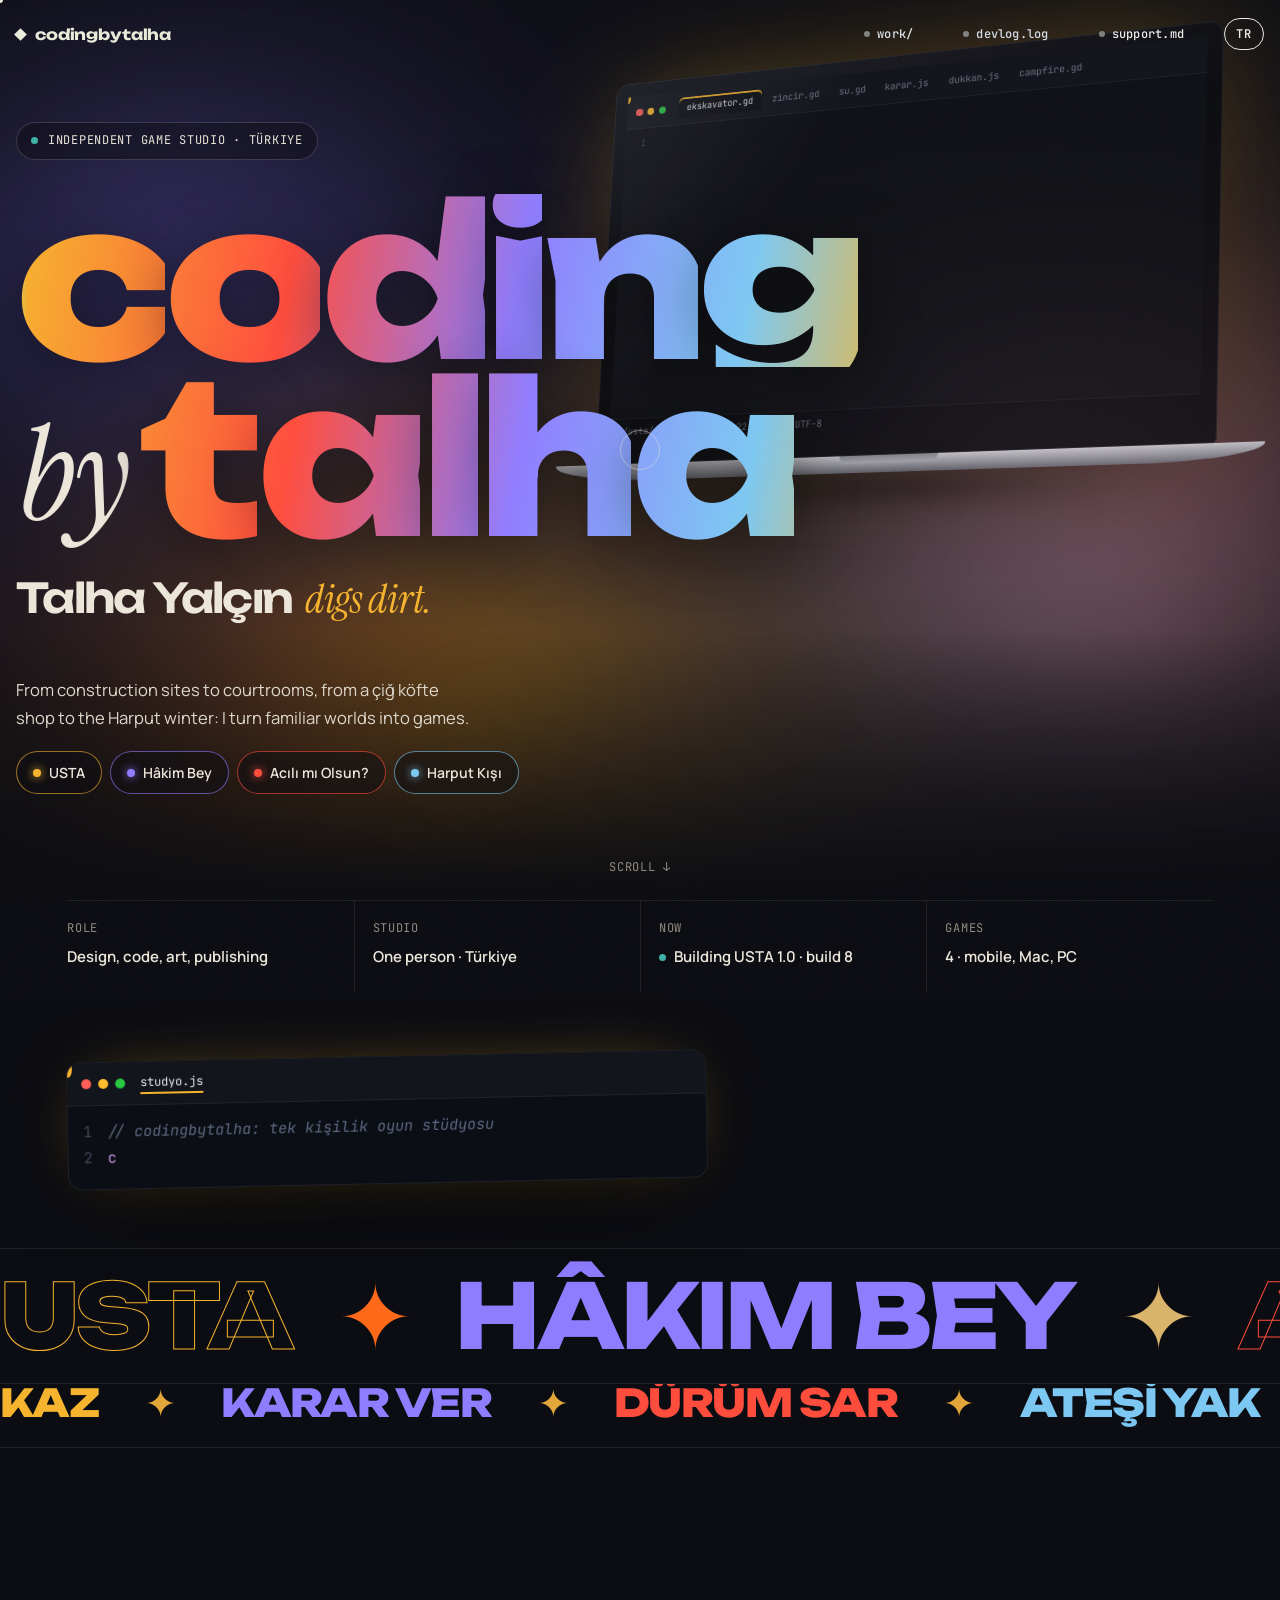
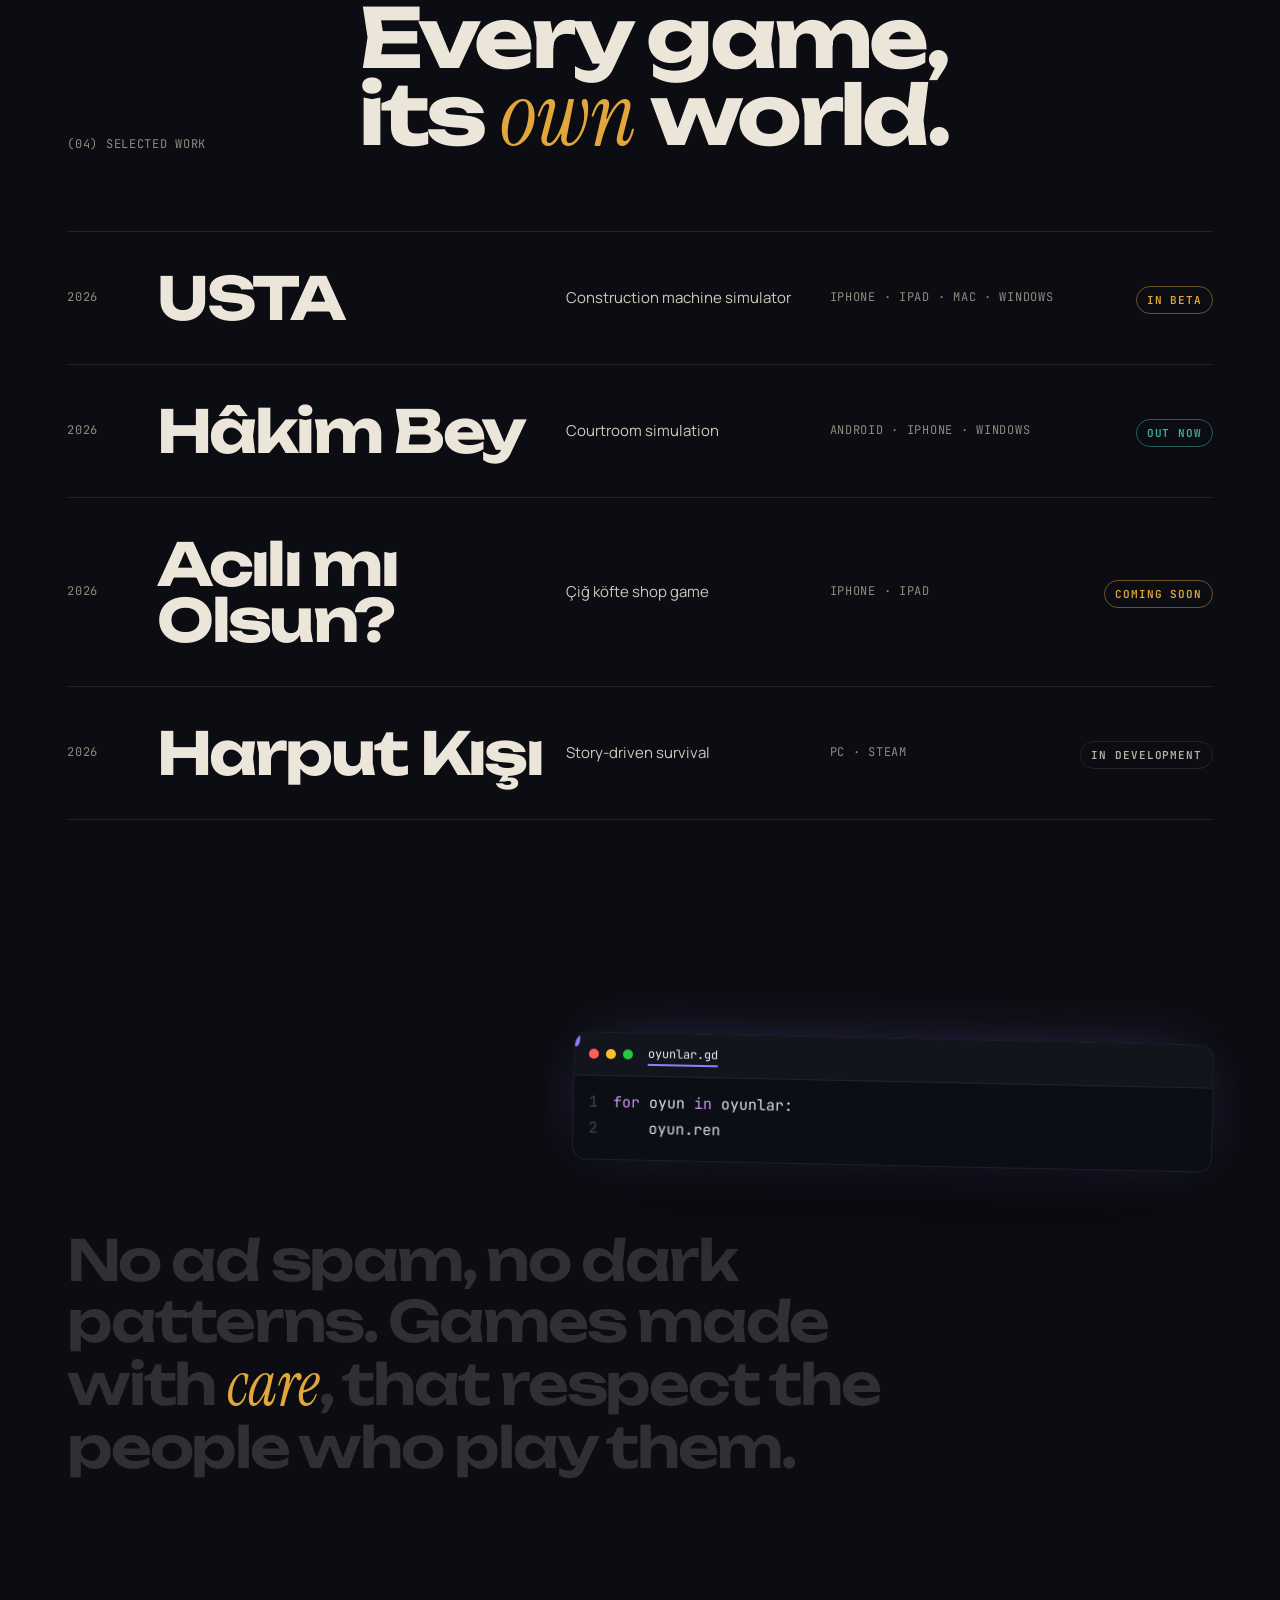
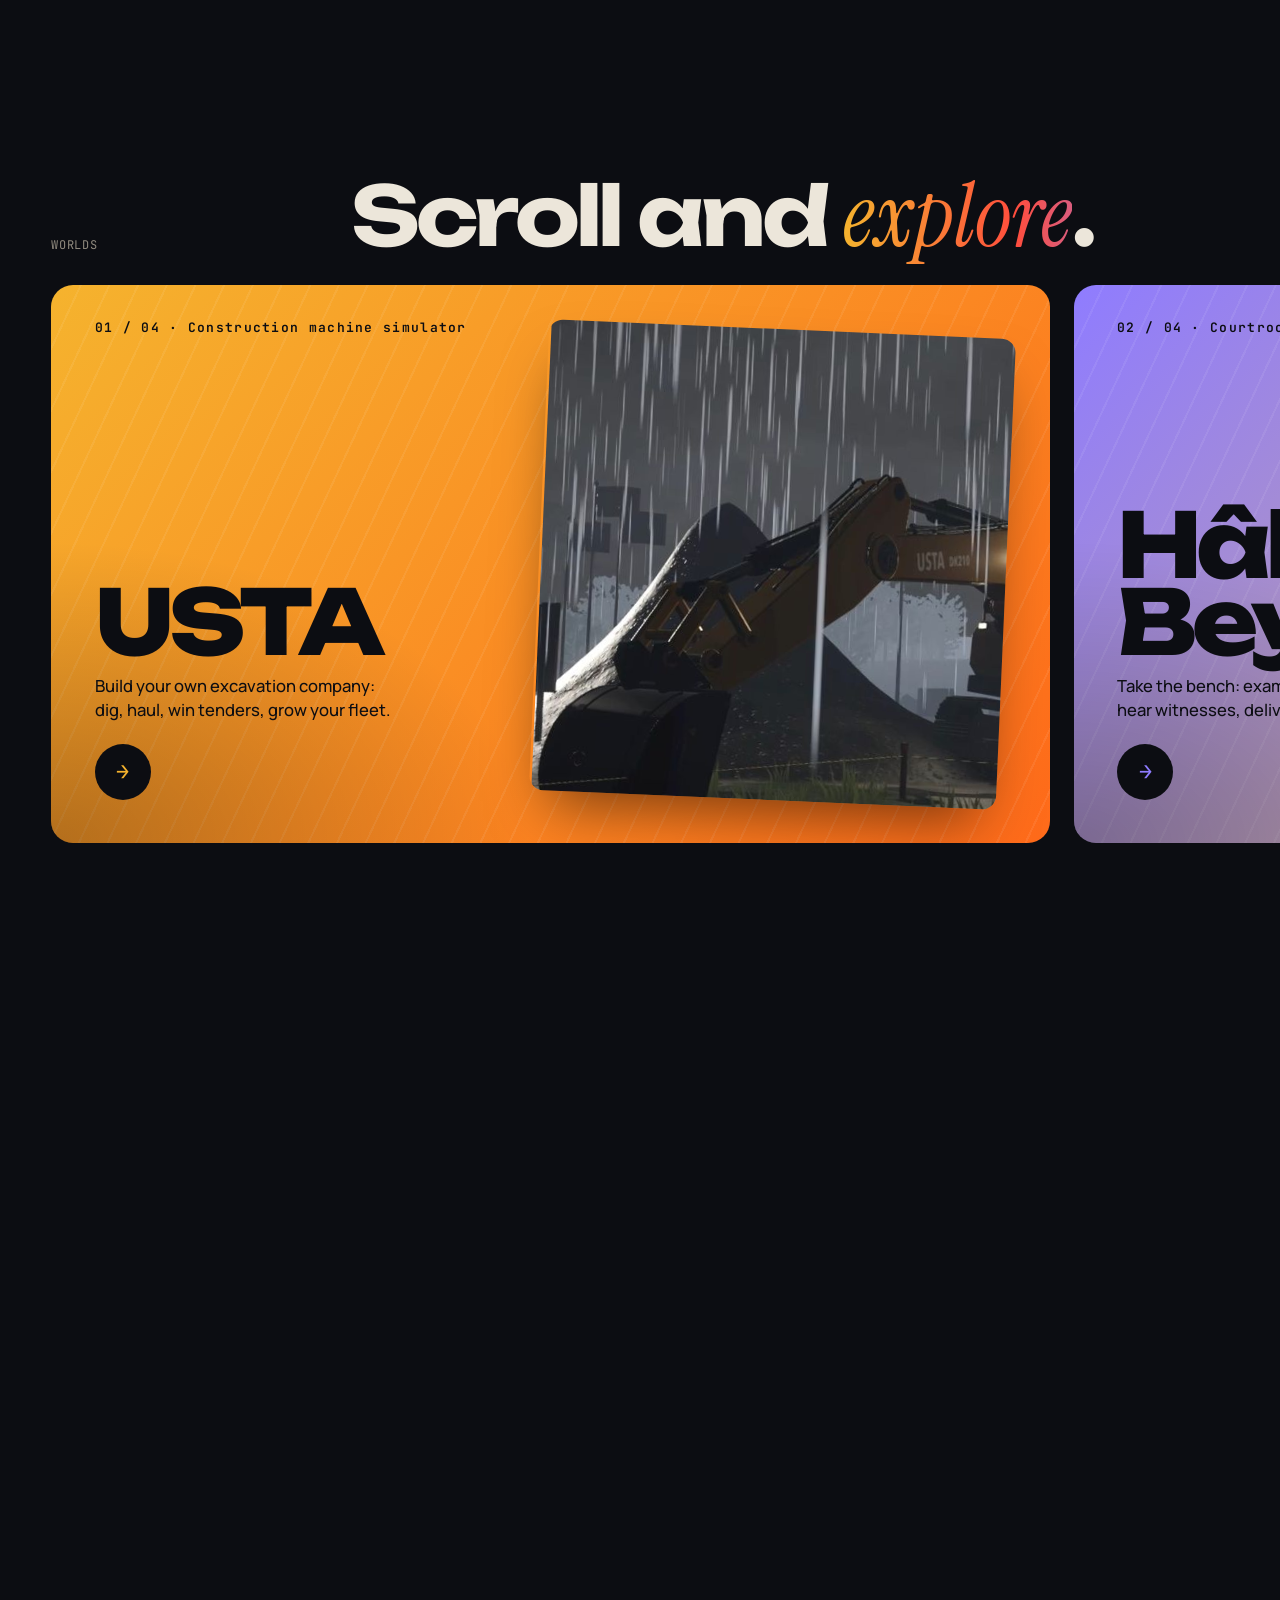
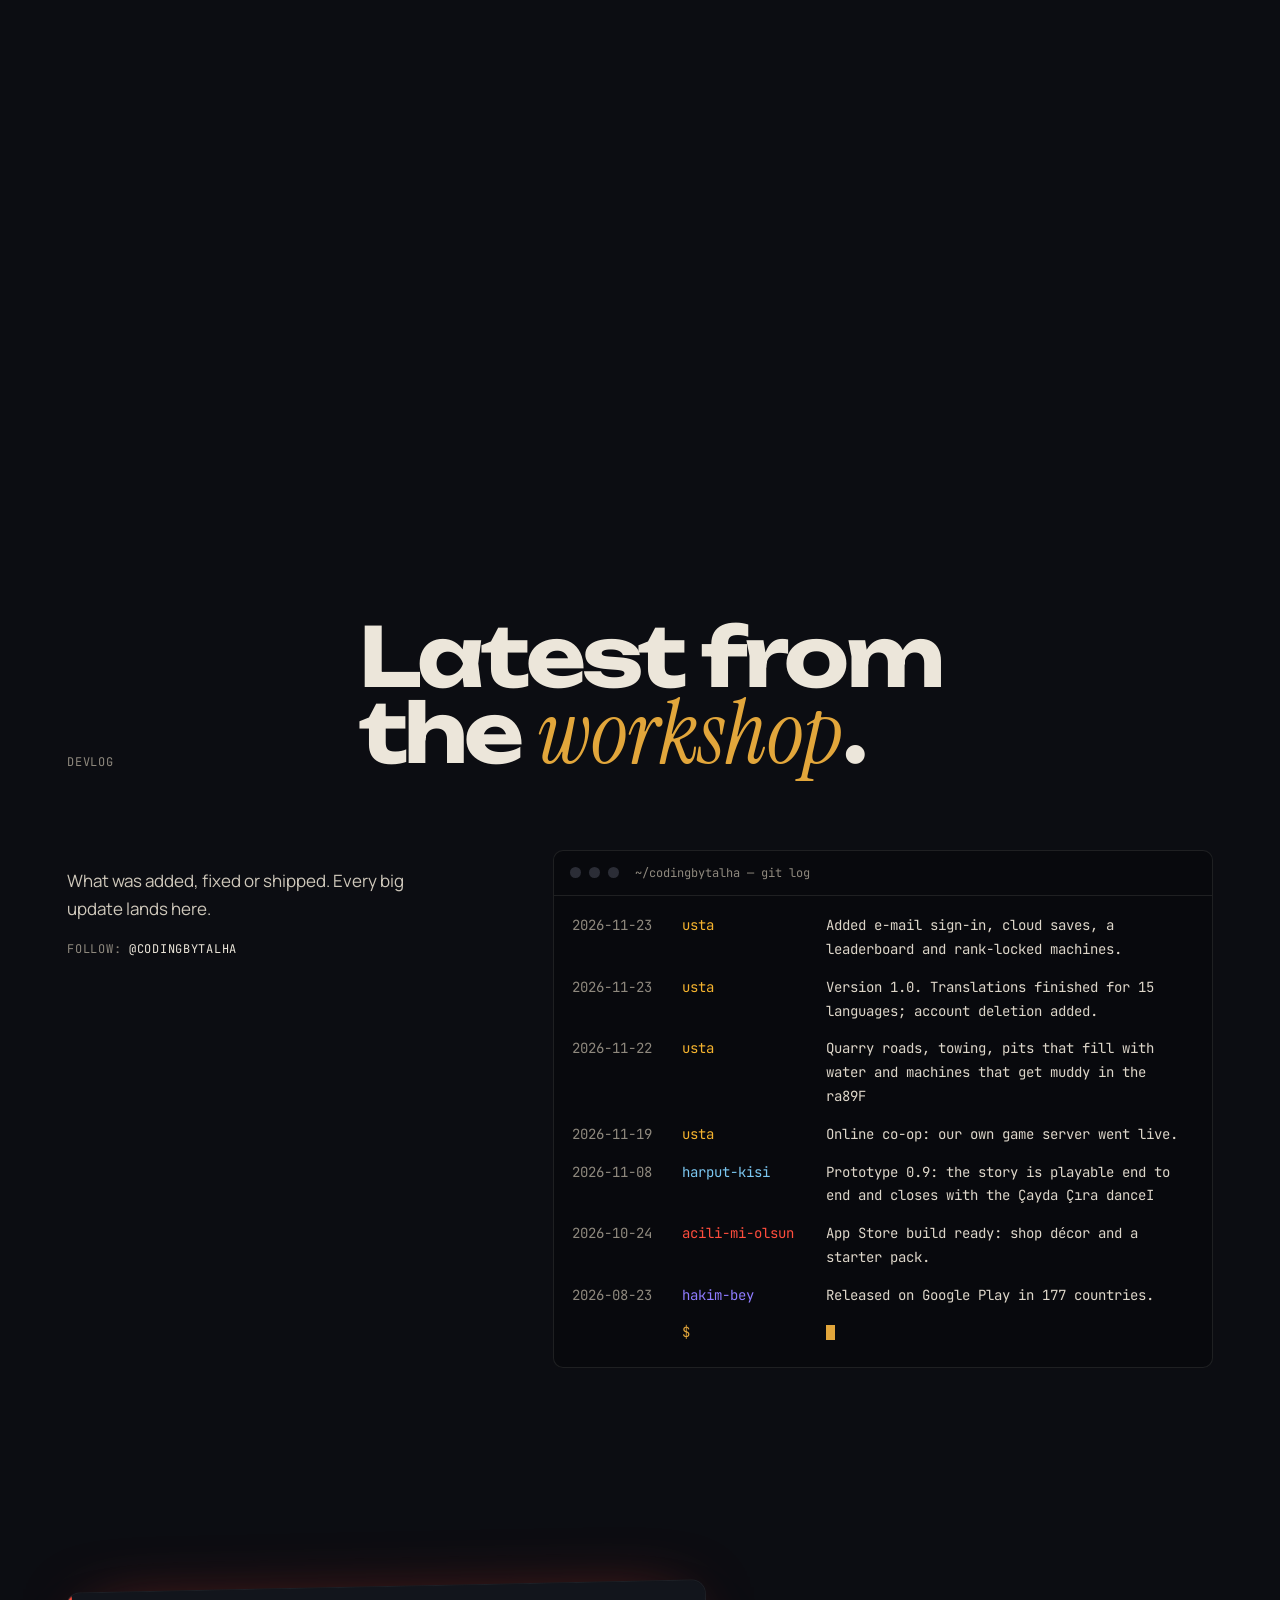
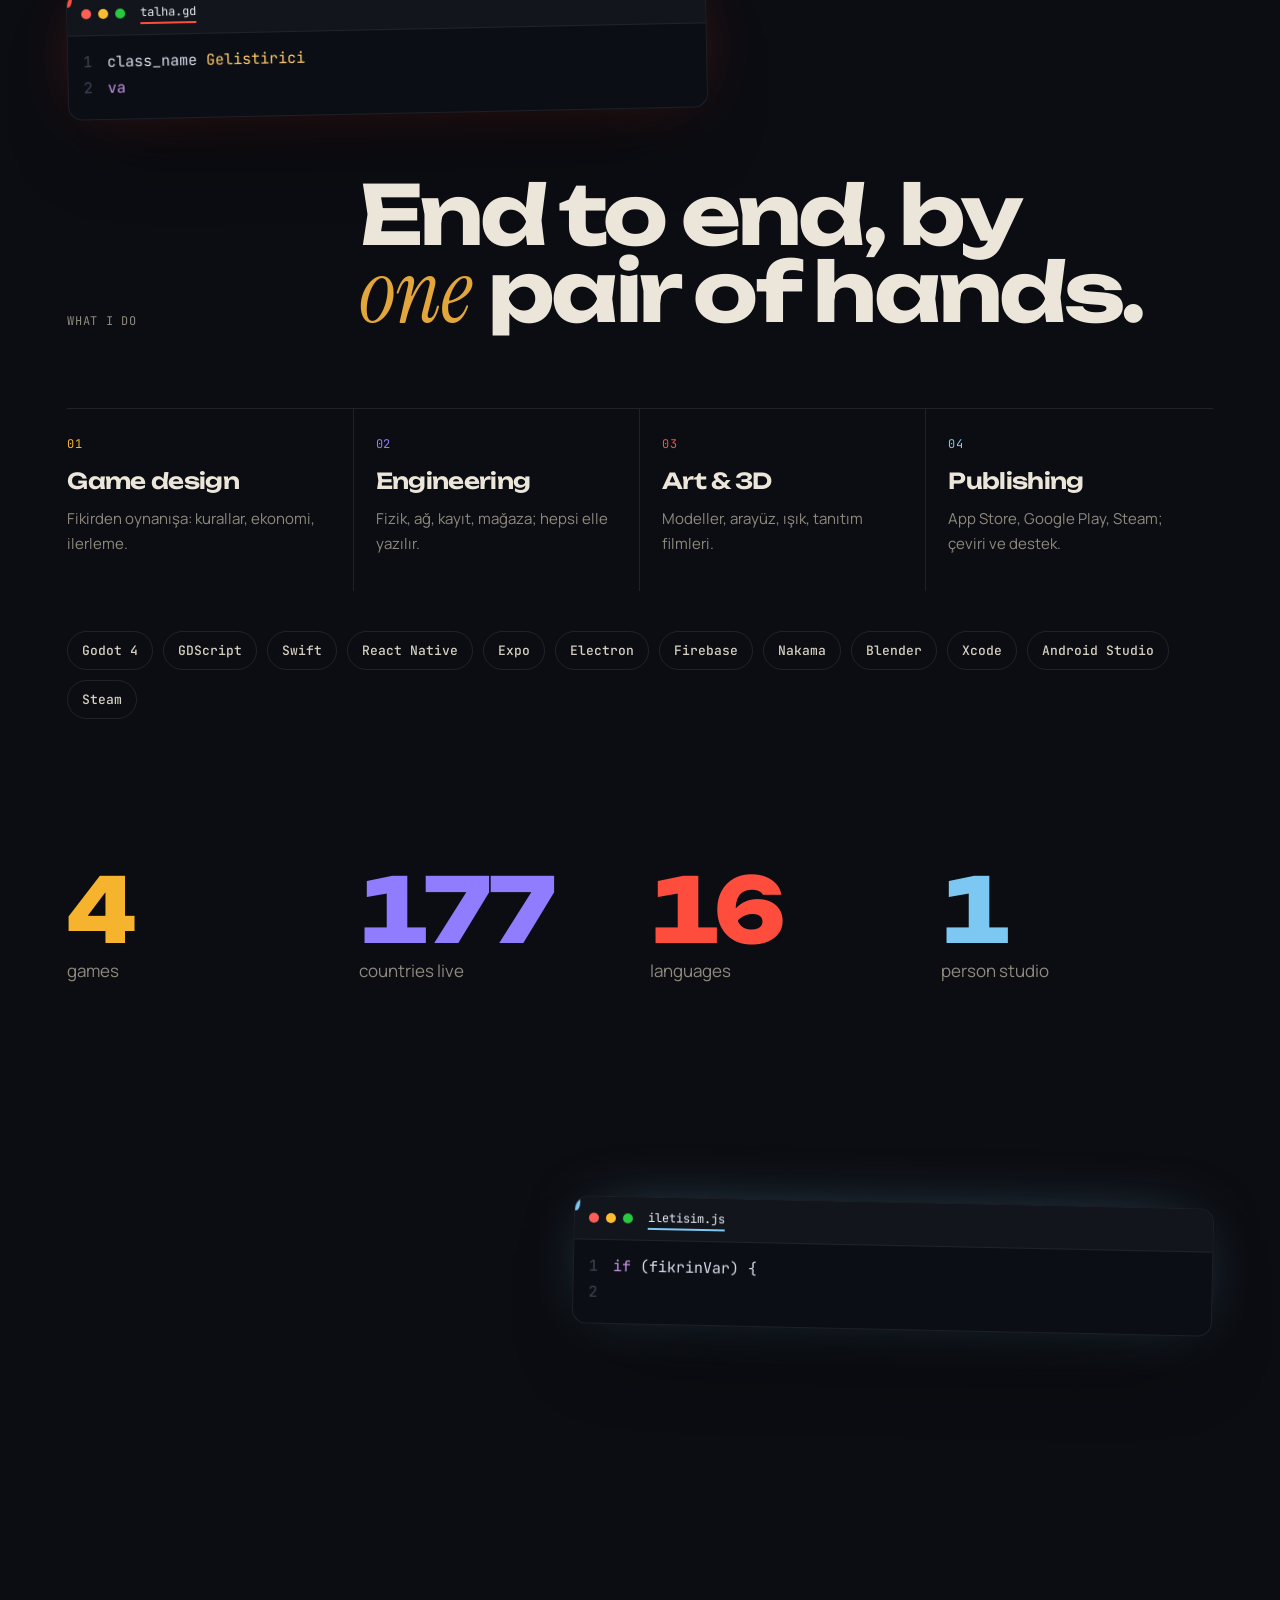
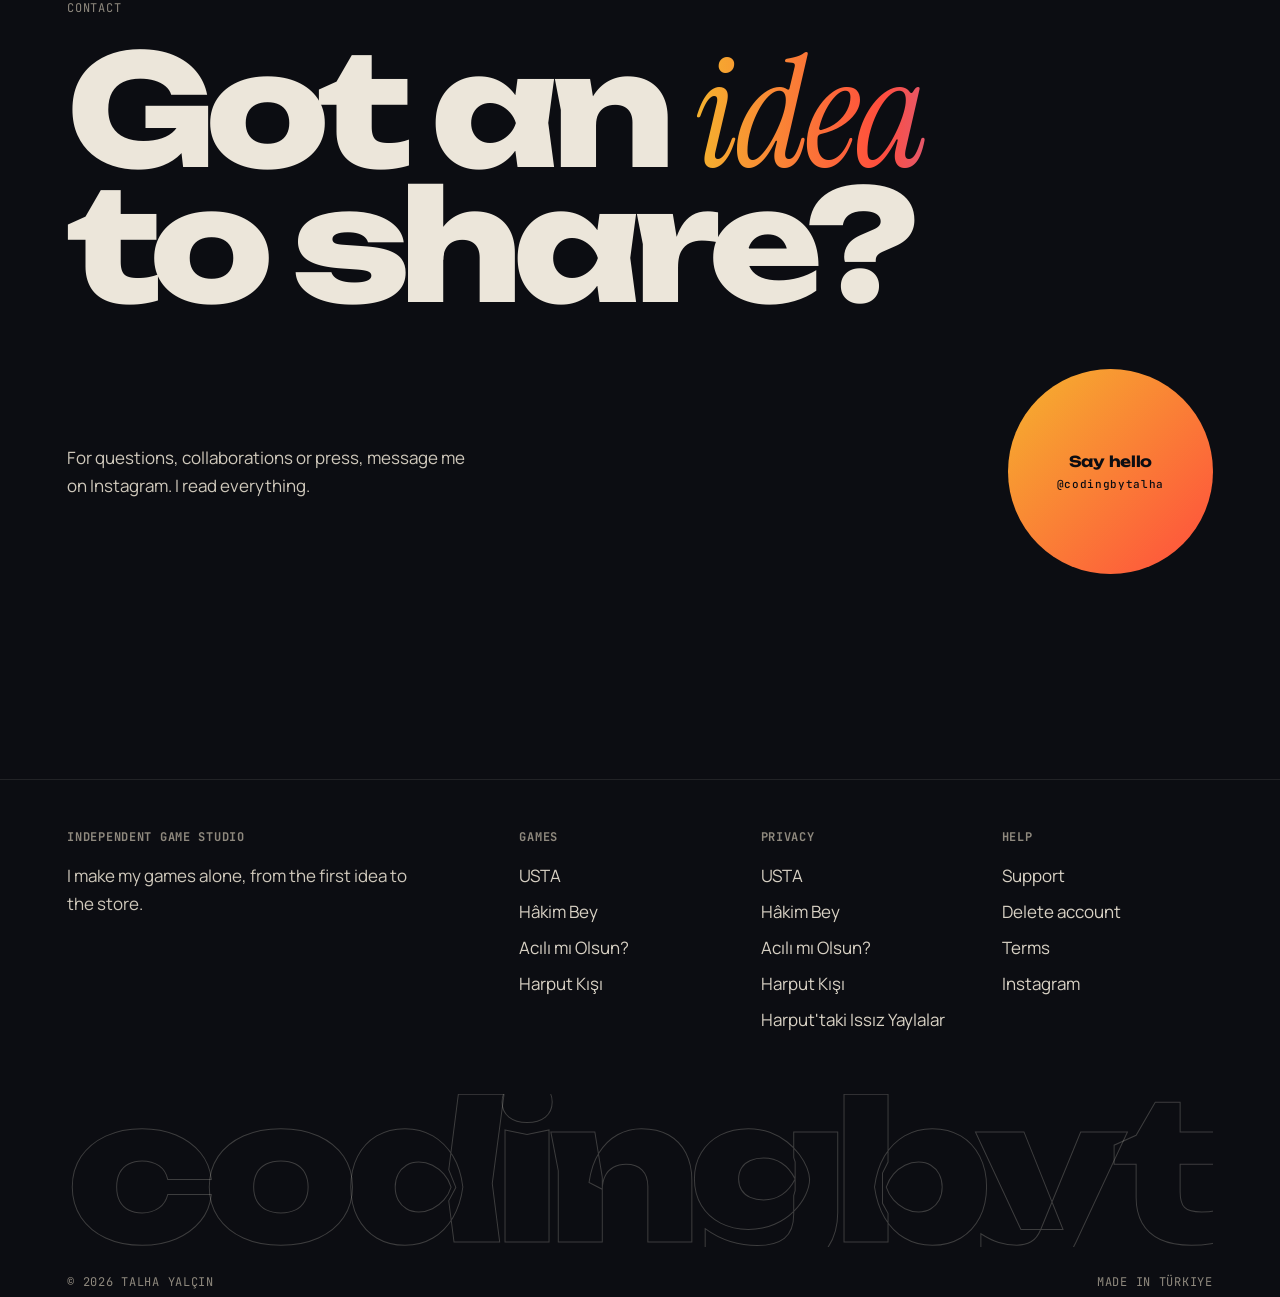
<file: codingbytalha-yukle/index.html>
<!doctype html>
<html lang="tr">
<head>
<meta charset="utf-8">
<meta name="viewport" content="width=device-width, initial-scale=1, viewport-fit=cover">
<title>codingbytalha</title>
<meta name="description" content="Talha Yalçın&#x27;ın oyunları: USTA, Hâkim Bey, Acılı mı Olsun?, Harput Kışı.">
<meta property="og:title" content="codingbytalha">
<meta property="og:description" content="Talha Yalçın&#x27;ın oyunları: USTA, Hâkim Bey, Acılı mı Olsun?, Harput Kışı.">
<meta property="og:type" content="website">
<meta name="theme-color" content="#0c0d12">
<link rel="icon" href="img/favicon.png">
<link rel="preconnect" href="https://fonts.googleapis.com">
<link rel="preconnect" href="https://fonts.gstatic.com" crossorigin>
<link rel="stylesheet" href="https://fonts.googleapis.com/css2?family=Unbounded:wght@400;600;700;800&family=Manrope:wght@400;500;600;700&family=JetBrains+Mono:wght@400;500;600&family=Instrument+Serif:ital@0;1&display=swap">
<link rel="stylesheet" href="css/site.css">
</head>
<body>
<div class="isiklar" aria-hidden="true"><i></i><i></i><i></i></div>
<div class="yukleyici" aria-hidden="true">
  <div class="ust-s mono"><span lang="en">codingbytalha</span><span>build 2026.11</span></div>
  <div><pre class="yuk-log" lang="en"></pre><div class="sayac"><b>000</b></div><div class="cubuk"><i></i></div></div>
</div>
<header class="ust">
  <a class="marka" href="index.html" lang="en"><i></i>codingbytalha</a>
  <nav>
    <a class="sekme" href="index.html#isler" lang="en"><span data-l="tr">işler/</span><span data-l="en">work/</span></a>
    <a class="sekme tel-gizle" href="index.html#gunluk" lang="en"><span data-l="tr">günlük.log</span><span data-l="en">devlog.log</span></a>
    <a class="sekme tel-gizle" href="destek.html" lang="en"><span data-l="tr">destek.md</span><span data-l="en">support.md</span></a>
    <button class="dil" type="button" aria-label="Dil / Language">EN</button>
  </nav>
</header>
<main>
<script>window.OYUN_VERI = {"usta": {"kod": "usta", "ad": "USTA", "yil": "2026", "vurgu": "#f5b32e", "platform": ["iPhone", "iPad", "Mac", "Windows"], "tur": {"tr": "İş makinesi simülatörü", "en": "Construction machine simulator"}, "kisa": {"tr": "Kendi hafriyat şirketini kur: kaz, taşı, ihaleye gir, filonu büyüt.", "en": "Build your own excavation company: dig, haul, win tenders, grow your fleet."}, "durum": {"0": "yakinda", "tr": "Test sürümü", "en": "In beta"}}, "hakim-bey": {"kod": "hakim-bey", "ad": "Hâkim Bey", "yil": "2026", "vurgu": "#8f7cff", "platform": ["Android", "iPhone", "Windows"], "tur": {"tr": "Mahkeme simülasyonu", "en": "Courtroom simulation"}, "kisa": {"tr": "Kürsüye otur: delilleri incele, tanıkları dinle, kararını ver.", "en": "Take the bench: examine evidence, hear witnesses, deliver your verdict."}, "durum": {"0": "yayinda", "tr": "Yayında", "en": "Out now"}}, "acili-mi-olsun": {"kod": "acili-mi-olsun", "ad": "Acılı mı Olsun?", "yil": "2026", "vurgu": "#ff4d3d", "platform": ["iPhone", "iPad"], "tur": {"tr": "Çiğköfteci oyunu", "en": "Çiğ köfte shop game"}, "kisa": {"tr": "Dürüm sar, porsiyon hazırla, hırsızı yakala, dükkânını büyüt.", "en": "Wrap, serve, catch the thief and grow your shop."}, "durum": {"0": "yakinda", "tr": "Yakında", "en": "Coming soon"}}, "harput-kisi": {"kod": "harput-kisi", "ad": "Harput Kışı", "yil": "2027", "vurgu": "#7cc8f2", "platform": ["PC", "Steam"], "tur": {"tr": "Hikâyeli hayatta kalma", "en": "Story-driven survival"}, "kisa": {"tr": "Elazığ, 1942 zemheri. Tandırın ateşini söndürme.", "en": "Elazığ, the winter of 1942. Keep the tandoor burning."}, "durum": {"0": "gelistiriliyor", "tr": "Geliştiriliyor", "en": "In development"}}};</script>
<section class="giris" id="giris">
  <canvas id="bulut" aria-hidden="true"></canvas>
  <div class="giris-ic sar">
    <div class="laptop" aria-hidden="true">
      <div class="lp-kapak"><div class="lp-cerceve"><span class="lp-kamera"></span><div class="lp-ekran">
        <div class="ed">
          <div class="ed-ust"><i></i><i></i><i></i><div class="ed-sekmeler"></div></div>
          <div class="ed-govde"><div class="ed-no"></div><pre class="ed-kod"></pre></div>
          <div class="ed-terminal"><span class="ed-komut"></span><span class="ed-cubuk"><i></i></span></div>
        </div>
        <div class="oyun-ekran"><img alt=""><span class="oyun-etiket"></span></div>
      </div></div></div>
      <div class="lp-taban"><span class="lp-centik"></span></div>
      <div class="lp-golge"></div>
    </div>
    <div class="giris-sol">
      <span class="giris-ust mono"><span data-l="tr">Bağımsız oyun stüdyosu · Türkiye</span><span data-l="en">Independent game studio · Türkiye</span></span>
      <h1 class="marka-dev" lang="en" aria-label="codingbytalha">
        <span class="md-satir"><span class="md-kelime">coding</span></span>
        <span class="md-satir"><span class="md-by">by</span><span class="md-kelime">talha</span></span>
      </h1>
      <p class="donen"><span class="donen-sabit">Talha Yalçın</span> <span class="donen-kutu" aria-live="polite"><span class="donen-yol"><span class="donen-fiil" style="color:var(--r1)"><span data-l="tr">toprak kazar.</span><span data-l="en">digs dirt.</span></span><span class="donen-fiil" style="color:var(--r2)"><span data-l="tr">karar verir.</span><span data-l="en">rules the court.</span></span><span class="donen-fiil" style="color:var(--r3)"><span data-l="tr">dürüm sarar.</span><span data-l="en">wraps çiğ köfte.</span></span><span class="donen-fiil" style="color:var(--r4)"><span data-l="tr">ateş yakar.</span><span data-l="en">lights the fire.</span></span><span class="donen-fiil" style="color:var(--kagit)"><span data-l="tr">oyun yapar.</span><span data-l="en">makes games.</span></span></span></span></p>
      <div class="giris-alt">
        <p><span data-l="tr">İş makinesinden mahkeme salonuna, çiğköfteciden Harput'un kışına: tanıdık dünyaları oyuna dönüştürüyorum.</span><span data-l="en">From construction sites to courtrooms, from a çiğ köfte shop to the Harput winter: I turn familiar worlds into games.</span></p>
        <div class="sahne-kisayol"><a href="usta/index.html" style="--k:#f5b32e"><i></i>USTA</a><a href="hakim-bey/index.html" style="--k:#8f7cff"><i></i>Hâkim Bey</a><a href="acili-mi-olsun/index.html" style="--k:#ff4d3d"><i></i>Acılı mı Olsun?</a><a href="harput-kisi/index.html" style="--k:#7cc8f2"><i></i>Harput Kışı</a></div>
      </div>
    </div>
  </div>
  <span class="giris-asagi mono"><span data-l="tr">Kaydır</span><span data-l="en">Scroll</span> ↓</span>
</section>
<div class="sar"><div class="genislik">
    <div class="meta-serit">
      <div><span class="mono"><span data-l="tr">Rol</span><span data-l="en">Role</span></span><b><span data-l="tr">Tasarım, kod, görsel, yayın</span><span data-l="en">Design, code, art, publishing</span></b></div>
      <div><span class="mono"><span data-l="tr">Stüdyo</span><span data-l="en">Studio</span></span><b><span data-l="tr">Tek kişilik · Türkiye</span><span data-l="en">One person · Türkiye</span></b></div>
      <div><span class="mono"><span data-l="tr">Şu an</span><span data-l="en">Now</span></span><b class="canli"><span data-l="tr">USTA 1.0 · build 8 hazırlanıyor</span><span data-l="en">Building USTA 1.0 · build 8</span></b></div>
      <div><span class="mono"><span data-l="tr">Oyunlar</span><span data-l="en">Games</span></span><b>4 · <span data-l="tr">telefon, Mac, PC</span><span data-l="en">mobile, Mac, PC</span></b></div>
    </div>
</div></div>

<div class="kod-blok-sar sar"><div class="genislik"><div class="kod-blok sol" style="--k:#f5b32e" data-satirlar='[&quot;// codingbytalha: tek kişilik oyun stüdyosu&quot;, &quot;const studyo = {&quot;, &quot;  kurucu: \&quot;Talha Yalçın\&quot;,&quot;, &quot;  ulke: \&quot;Türkiye\&quot;,&quot;, &quot;  oyunlar: [\&quot;usta\&quot;, \&quot;hakim-bey\&quot;, \&quot;acili-mi-olsun\&quot;, \&quot;harput-kisi\&quot;],&quot;, &quot;};&quot;, &quot;studyo.oyunlar.forEach(oyun =&gt; oyna(oyun));&quot;]' aria-hidden="true">
  <div class="kb-ust"><i></i><i></i><i></i><span>studyo.js</span></div>
  <div class="kb-govde"><div class="kb-no"></div><pre></pre></div>
</div></div></div>
<div class="serit" aria-hidden="true"><div class="yol"><span class="" style="--renk:#f5b32e">USTA</span><i style="color:#ff6a1a">✦</i><span class="dolu" style="--renk:#8f7cff">Hâkim Bey</span><i style="color:#d9b46a">✦</i><span class="" style="--renk:#ff4d3d">Acılı mı Olsun?</span><i style="color:#ffb02e">✦</i><span class="dolu" style="--renk:#7cc8f2">Harput Kışı</span><i style="color:#e9f4ff">✦</i><span class="" style="--renk:#f5b32e">USTA</span><i style="color:#ff6a1a">✦</i><span class="dolu" style="--renk:#8f7cff">Hâkim Bey</span><i style="color:#d9b46a">✦</i><span class="" style="--renk:#ff4d3d">Acılı mı Olsun?</span><i style="color:#ffb02e">✦</i><span class="dolu" style="--renk:#7cc8f2">Harput Kışı</span><i style="color:#e9f4ff">✦</i></div></div>
<div class="serit ters" aria-hidden="true" lang="tr"><div class="yol"><span class="dolu" style="--renk:var(--r1)">KAZ</span><i>✦</i><span class="dolu" style="--renk:var(--r2)">KARAR VER</span><i>✦</i><span class="dolu" style="--renk:var(--r3)">DÜRÜM SAR</span><i>✦</i><span class="dolu" style="--renk:var(--r4)">ATEŞİ YAK</span><i>✦</i><span class="dolu" style="--renk:var(--r1)">KAZ</span><i>✦</i><span class="dolu" style="--renk:var(--r2)">KARAR VER</span><i>✦</i><span class="dolu" style="--renk:var(--r3)">DÜRÜM SAR</span><i>✦</i><span class="dolu" style="--renk:var(--r4)">ATEŞİ YAK</span><i>✦</i><span class="dolu" style="--renk:var(--r1)">KAZ</span><i>✦</i><span class="dolu" style="--renk:var(--r2)">KARAR VER</span><i>✦</i><span class="dolu" style="--renk:var(--r3)">DÜRÜM SAR</span><i>✦</i><span class="dolu" style="--renk:var(--r4)">ATEŞİ YAK</span><i>✦</i></div></div>

<section class="bolum sar" id="isler">
  <div class="genislik">
    <div class="bolum-bas"><span class="mono">(04) <span data-l="tr">Seçili işler</span><span data-l="en">Selected work</span></span>
      <h2><span data-l="tr">Her oyun <em>kendi</em> dünyası.</span><span data-l="en">Every game, its <em>own</em> world.</span></h2></div>
    <div class="isler"><a class="is" href="usta/index.html" data-renk="#f5b32e" data-imlec="Gör" data-imlec-tr="Gör" data-imlec-en="View" style="--vurgu-is:#f5b32e">
  <span class="yil mono">2026</span>
  <h3>USTA</h3>
  <span class="tur"><span data-l="tr">İş makinesi simülatörü</span><span data-l="en">Construction machine simulator</span></span>
  <span class="plat mono" lang="en">iPhone · iPad · Mac · Windows</span>
  <span class="drm"><span class="rozet yakinda"><span data-l="tr">Test sürümü</span><span data-l="en">In beta</span></span></span>
  <img class="kucuk-resim" src="img/usta/kapak_temiz.jpg" alt="" loading="lazy">
</a><a class="is" href="hakim-bey/index.html" data-renk="#8f7cff" data-imlec="Gör" data-imlec-tr="Gör" data-imlec-en="View" style="--vurgu-is:#8f7cff">
  <span class="yil mono">2026</span>
  <h3>Hâkim Bey</h3>
  <span class="tur"><span data-l="tr">Mahkeme simülasyonu</span><span data-l="en">Courtroom simulation</span></span>
  <span class="plat mono" lang="en">Android · iPhone · Windows</span>
  <span class="drm"><span class="rozet yayinda"><span data-l="tr">Yayında</span><span data-l="en">Out now</span></span></span>
  <img class="kucuk-resim" src="img/hakim/kapak.jpg" alt="" loading="lazy">
</a><a class="is" href="acili-mi-olsun/index.html" data-renk="#ff4d3d" data-imlec="Gör" data-imlec-tr="Gör" data-imlec-en="View" style="--vurgu-is:#ff4d3d">
  <span class="yil mono">2026</span>
  <h3>Acılı mı Olsun?</h3>
  <span class="tur"><span data-l="tr">Çiğköfteci oyunu</span><span data-l="en">Çiğ köfte shop game</span></span>
  <span class="plat mono" lang="en">iPhone · iPad</span>
  <span class="drm"><span class="rozet yakinda"><span data-l="tr">Yakında</span><span data-l="en">Coming soon</span></span></span>
  <img class="kucuk-resim" src="img/acili/e2.jpg" alt="" loading="lazy">
</a><a class="is" href="harput-kisi/index.html" data-renk="#7cc8f2" data-imlec="Gör" data-imlec-tr="Gör" data-imlec-en="View" style="--vurgu-is:#7cc8f2">
  <span class="yil mono">2027</span>
  <h3>Harput Kışı</h3>
  <span class="tur"><span data-l="tr">Hikâyeli hayatta kalma</span><span data-l="en">Story-driven survival</span></span>
  <span class="plat mono" lang="en">PC · Steam</span>
  <span class="drm"><span class="rozet gelistiriliyor"><span data-l="tr">Geliştiriliyor</span><span data-l="en">In development</span></span></span>
  <img class="kucuk-resim" src="img/harput/e1.jpg" alt="" loading="lazy">
</a></div>
  </div>
  <div class="suzen" aria-hidden="true"><div class="sk" style="--k:#f5b32e;--k2:#ff6a1a">
  <div class="sk-resim"><img src="img/usta/kapak_temiz.jpg" alt=""><span class="sk-no mono">01 / 04</span><img class="sk-ikon" src="img/usta/ikon.png" alt=""></div>
  <div class="sk-alt"><span class="mono"><span data-l="tr">İş makinesi simülatörü</span><span data-l="en">Construction machine simulator</span></span><b>USTA</b>
    <div class="sk-satir"><span class="mono" lang="en">iPhone · iPad · Mac · Windows</span><span class="sk-durum"><span data-l="tr">Test sürümü</span><span data-l="en">In beta</span></span></div>
    <p><span data-l="tr">Toprak gerçekten yer değiştirir.</span><span data-l="en">The ground really moves.</span></p></div>
</div><div class="sk" style="--k:#8f7cff;--k2:#d9b46a">
  <div class="sk-resim"><img src="img/hakim/kapak.jpg" alt=""><span class="sk-no mono">02 / 04</span><img class="sk-ikon" src="img/hakim/ikon.png" alt=""></div>
  <div class="sk-alt"><span class="mono"><span data-l="tr">Mahkeme simülasyonu</span><span data-l="en">Courtroom simulation</span></span><b>Hâkim Bey</b>
    <div class="sk-satir"><span class="mono" lang="en">Android · iPhone · Windows</span><span class="sk-durum"><span data-l="tr">Yayında</span><span data-l="en">Out now</span></span></div>
    <p><span data-l="tr">Beş binden fazla dava. Her biri ayrı bir vicdan sınavı.</span><span data-l="en">Over five thousand cases, each a test of conscience.</span></p></div>
</div><div class="sk" style="--k:#ff4d3d;--k2:#ffb02e">
  <div class="sk-resim"><img src="img/acili/e2.jpg" alt=""><span class="sk-no mono">03 / 04</span><img class="sk-ikon" src="img/acili/ikon.png" alt=""></div>
  <div class="sk-alt"><span class="mono"><span data-l="tr">Çiğköfteci oyunu</span><span data-l="en">Çiğ köfte shop game</span></span><b>Acılı mı Olsun?</b>
    <div class="sk-satir"><span class="mono" lang="en">iPhone · iPad</span><span class="sk-durum"><span data-l="tr">Yakında</span><span data-l="en">Coming soon</span></span></div>
    <p><span data-l="tr">“Acılı mı olsun abi?”</span><span data-l="en">“Spicy or mild?”</span></p></div>
</div><div class="sk" style="--k:#7cc8f2;--k2:#e9f4ff">
  <div class="sk-resim"><img src="img/harput/e1.jpg" alt=""><span class="sk-no mono">04 / 04</span></div>
  <div class="sk-alt"><span class="mono"><span data-l="tr">Hikâyeli hayatta kalma</span><span data-l="en">Story-driven survival</span></span><b>Harput Kışı</b>
    <div class="sk-satir"><span class="mono" lang="en">PC · Steam</span><span class="sk-durum"><span data-l="tr">Geliştiriliyor</span><span data-l="en">In development</span></span></div>
    <p><span data-l="tr">Zemheri geldi. Ateş sönmesin.</span><span data-l="en">Deep winter is here. Keep the fire alive.</span></p></div>
</div></div>
</section>

<div class="kod-blok-sar sar"><div class="genislik"><div class="kod-blok sag" style="--k:#8f7cff" data-satirlar='[&quot;for oyun in oyunlar:&quot;, &quot;    oyun.renk = RENKLER[oyun.ad]&quot;, &quot;    oyun.ac()  # tıkla, sayfası açılsın&quot;, &quot;    await oyun.oynandi&quot;, &quot;    puan += oyun.keyif&quot;]' aria-hidden="true">
  <div class="kb-ust"><i></i><i></i><i></i><span>oyunlar.gd</span></div>
  <div class="kb-govde"><div class="kb-no"></div><pre></pre></div>
</div></div></div>
<section class="bolum sar" style="padding-top:0">
  <div class="genislik">
    <p class="manifesto"><span data-l="tr">Reklam yağmuru yok, karanlık tasarım yok. Oynayana saygı duyan, <em>emekle</em> yapılmış, bizden oyunlar.</span><span data-l="en">No ad spam, no dark patterns. Games made with <em>care</em>, that respect the people who play them.</span></p>
  </div>
</section>

<section class="vitrin bolum" style="padding-top:0">
  <div class="genislik sar"><div class="bolum-bas"><span class="mono"><span data-l="tr">Dünyalar</span><span data-l="en">Worlds</span></span><h2><span data-l="tr">Kaydır, <em class='renkli'>gez</em>.</span><span data-l="en">Scroll and <em class='renkli'>explore</em>.</span></h2></div></div>
  <div class="vitrin-yol sar"><a class="panel" href="usta/index.html" style="--p1:#f5b32e;--p2:#ff6a1a" data-renk="#f5b32e" data-renk2="#ff6a1a" data-imlec="Gir" data-imlec-tr="Gir" data-imlec-en="Enter">
  <span class="no">01 / 04 · <span data-l="tr">İş makinesi simülatörü</span><span data-l="en">Construction machine simulator</span></span>
  <div><h3>USTA</h3><p><span data-l="tr">Kendi hafriyat şirketini kur: kaz, taşı, ihaleye gir, filonu büyüt.</span><span data-l="en">Build your own excavation company: dig, haul, win tenders, grow your fleet.</span></p><span class="ok-yuvarlak">→</span></div>
  <div class="gorsel"><img src="img/usta/kapak_temiz.jpg" alt="" loading="lazy"></div>
</a><a class="panel dik" href="hakim-bey/index.html" style="--p1:#8f7cff;--p2:#d9b46a" data-renk="#8f7cff" data-renk2="#d9b46a" data-imlec="Gir" data-imlec-tr="Gir" data-imlec-en="Enter">
  <span class="no">02 / 04 · <span data-l="tr">Mahkeme simülasyonu</span><span data-l="en">Courtroom simulation</span></span>
  <div><h3>Hâkim Bey</h3><p><span data-l="tr">Kürsüye otur: delilleri incele, tanıkları dinle, kararını ver.</span><span data-l="en">Take the bench: examine evidence, hear witnesses, deliver your verdict.</span></p><span class="ok-yuvarlak">→</span></div>
  <div class="gorsel"><img src="img/hakim/e2.jpg" alt="" loading="lazy"></div>
</a><a class="panel" href="acili-mi-olsun/index.html" style="--p1:#ff4d3d;--p2:#ffb02e" data-renk="#ff4d3d" data-renk2="#ffb02e" data-imlec="Gir" data-imlec-tr="Gir" data-imlec-en="Enter">
  <span class="no">03 / 04 · <span data-l="tr">Çiğköfteci oyunu</span><span data-l="en">Çiğ köfte shop game</span></span>
  <div><h3>Acılı mı Olsun?</h3><p><span data-l="tr">Dürüm sar, porsiyon hazırla, hırsızı yakala, dükkânını büyüt.</span><span data-l="en">Wrap, serve, catch the thief and grow your shop.</span></p><span class="ok-yuvarlak">→</span></div>
  <div class="gorsel"><img src="img/acili/e2.jpg" alt="" loading="lazy"></div>
</a><a class="panel" href="harput-kisi/index.html" style="--p1:#7cc8f2;--p2:#e9f4ff" data-renk="#7cc8f2" data-renk2="#e9f4ff" data-imlec="Gir" data-imlec-tr="Gir" data-imlec-en="Enter">
  <span class="no">04 / 04 · <span data-l="tr">Hikâyeli hayatta kalma</span><span data-l="en">Story-driven survival</span></span>
  <div><h3>Harput Kışı</h3><p><span data-l="tr">Elazığ, 1942 zemheri. Tandırın ateşini söndürme.</span><span data-l="en">Elazığ, the winter of 1942. Keep the tandoor burning.</span></p><span class="ok-yuvarlak">→</span></div>
  <div class="gorsel"><img src="img/harput/e1.jpg" alt="" loading="lazy"></div>
</a></div>
</section>

<section class="bolum sar" id="gunluk" style="padding-top:0">
  <div class="genislik">
    <div class="bolum-bas"><span class="mono"><span data-l="tr">Geliştirici günlüğü</span><span data-l="en">Devlog</span></span><h2><span data-l="tr">Atölyeden <em>son</em> haberler.</span><span data-l="en">Latest from the <em>workshop</em>.</span></h2></div>
    <div class="gunluk">
      <div class="sol"><p><span data-l="tr">Oyunlara ne eklendi, ne düzeldi, ne yayına çıktı. Her büyük güncelleme buraya yazılır.</span><span data-l="en">What was added, fixed or shipped. Every big update lands here.</span></p>
        <p class="mono" style="color:var(--soluk)"><span data-l="tr">Takip et</span><span data-l="en">Follow</span>: <a href="https://instagram.com/codingbytalha" target="_blank" rel="noopener" style="color:var(--kagit)" lang="en">@codingbytalha</a></p></div>
      <div class="terminal" role="log">
        <div class="baslik-c"><i></i><i></i><i></i><span>~/codingbytalha — git log</span></div>
        <ol><li><time datetime="2026-11-23">2026-11-23</time><span class="oyun" style="--renk:#f5b32e">usta</span><span class="msg"><span data-l="tr">E-postayla giriş, bulut kayıt, sıralama ekranı ve rütbeyle açılan makineler eklendi.</span><span data-l="en">Added e-mail sign-in, cloud saves, a leaderboard and rank-locked machines.</span></span></li><li><time datetime="2026-11-23">2026-11-23</time><span class="oyun" style="--renk:#f5b32e">usta</span><span class="msg"><span data-l="tr">Sürüm 1.0. 15 dile çeviri tamamlandı; hesap silme eklendi.</span><span data-l="en">Version 1.0. Translations finished for 15 languages; account deletion added.</span></span></li><li><time datetime="2026-11-22">2026-11-22</time><span class="oyun" style="--renk:#f5b32e">usta</span><span class="msg"><span data-l="tr">Taş ocağı yolları, zincirle çekme, su dolan çukurlar ve yağmurda kirlenen makineler.</span><span data-l="en">Quarry roads, towing, pits that fill with water and machines that get muddy in the rain.</span></span></li><li><time datetime="2026-11-19">2026-11-19</time><span class="oyun" style="--renk:#f5b32e">usta</span><span class="msg"><span data-l="tr">İnternetten birlikte çalışma: kendi oyun sunucumuz açıldı.</span><span data-l="en">Online co-op: our own game server went live.</span></span></li><li><time datetime="2026-11-08">2026-11-08</time><span class="oyun" style="--renk:#7cc8f2">harput-kisi</span><span class="msg"><span data-l="tr">Prototip 0.9: hikâye baştan sona oynanabilir, Çayda Çıra halayıyla bitiyor.</span><span data-l="en">Prototype 0.9: the story is playable end to end and closes with the Çayda Çıra dance.</span></span></li><li><time datetime="2026-10-24">2026-10-24</time><span class="oyun" style="--renk:#ff4d3d">acili-mi-olsun</span><span class="msg"><span data-l="tr">App Store sürümü hazır: dükkân süsleri ve başlangıç paketi.</span><span data-l="en">App Store build ready: shop décor and a starter pack.</span></span></li><li><time datetime="2026-08-23">2026-08-23</time><span class="oyun" style="--renk:#8f7cff">hakim-bey</span><span class="msg"><span data-l="tr">Google Play'de 177 ülkede yayına çıktı.</span><span data-l="en">Released on Google Play in 177 countries.</span></span></li><li><time>&nbsp;</time><span class="oyun">$</span><span class="msg"><span class="imlec-y"></span></span></li></ol>
      </div>
    </div>
  </div>
</section>

<div class="kod-blok-sar sar"><div class="genislik"><div class="kod-blok sol" style="--k:#ff4d3d" data-satirlar='[&quot;class_name Gelistirici&quot;, &quot;var beceriler := [\&quot;tasarım\&quot;, \&quot;kod\&quot;, \&quot;görsel\&quot;, \&quot;ses\&quot;, \&quot;yayın\&quot;]&quot;, &quot;&quot;, &quot;func gun() -&gt; void:&quot;, &quot;    while cay &gt; 0:&quot;, &quot;        kod_yaz()&quot;, &quot;        cay -= 1  # bir bardak daha&quot;, &quot;    oyun_yayinla()&quot;]' aria-hidden="true">
  <div class="kb-ust"><i></i><i></i><i></i><span>talha.gd</span></div>
  <div class="kb-govde"><div class="kb-no"></div><pre></pre></div>
</div></div></div>
<section class="bolum sar" id="hakkimda" style="padding-top:0">
  <div class="genislik">
    <div class="bolum-bas"><span class="mono"><span data-l="tr">Ne yapıyorum</span><span data-l="en">What I do</span></span><h2><span data-l="tr">Baştan sona, <em>tek</em> elden.</span><span data-l="en">End to end, by <em>one</em> pair of hands.</span></h2></div>
    <div class="disiplin"><div><span class="mono" style="color:var(--soluk)">01</span><h3><span data-l="tr">Oyun tasarımı</span><span data-l="en">Game design</span></h3><p>Fikirden oynanışa: kurallar, ekonomi, ilerleme.</p></div><div><span class="mono" style="color:var(--soluk)">02</span><h3><span data-l="tr">Programlama</span><span data-l="en">Engineering</span></h3><p>Fizik, ağ, kayıt, mağaza; hepsi elle yazılır.</p></div><div><span class="mono" style="color:var(--soluk)">03</span><h3><span data-l="tr">Görsel ve 3B</span><span data-l="en">Art & 3D</span></h3><p>Modeller, arayüz, ışık, tanıtım filmleri.</p></div><div><span class="mono" style="color:var(--soluk)">04</span><h3><span data-l="tr">Yayıncılık</span><span data-l="en">Publishing</span></h3><p>App Store, Google Play, Steam; çeviri ve destek.</p></div></div>
    <div class="araclar" aria-label="Araçlar"><span>Godot 4</span><span>GDScript</span><span>Swift</span><span>React Native</span><span>Expo</span><span>Electron</span><span>Firebase</span><span>Nakama</span><span>Blender</span><span>Xcode</span><span>Android Studio</span><span>Steam</span></div>
  </div>
</section>

<section class="bolum sar" style="padding-top:0">
  <div class="genislik"><div class="sayilar"><div><b data-say="4">4</b><span><span data-l="tr">oyun</span><span data-l="en">games</span></span></div><div><b data-say="177">177</b><span><span data-l="tr">ülkede yayında</span><span data-l="en">countries live</span></span></div><div><b data-say="16">16</b><span><span data-l="tr">dil</span><span data-l="en">languages</span></span></div><div><b data-say="1">1</b><span><span data-l="tr">kişilik stüdyo</span><span data-l="en">person studio</span></span></div></div></div>
</section>

<div class="kod-blok-sar sar"><div class="genislik"><div class="kod-blok sag" style="--k:#7cc8f2" data-satirlar='[&quot;if (fikrinVar) {&quot;, &quot;  mesajAt(\&quot;@codingbytalha\&quot;);&quot;, &quot;  // hepsini okuyorum, söz&quot;, &quot;}&quot;]' aria-hidden="true">
  <div class="kb-ust"><i></i><i></i><i></i><span>iletisim.js</span></div>
  <div class="kb-govde"><div class="kb-no"></div><pre></pre></div>
</div></div></div>
<section class="iletisim sar" id="iletisim">
  <div class="genislik">
    <span class="mono" style="color:var(--soluk)"><span data-l="tr">İletişim</span><span data-l="en">Contact</span></span>
    <h2><span data-l="tr">Bir <em class='renkli'>fikrin</em><br>mi var?</span><span data-l="en">Got an <em class='renkli'>idea</em><br>to share?</span></h2>
    <div class="alt-sira">
      <p><span data-l="tr">Oyunlarla ilgili soru, iş birliği ya da basın için Instagram'dan yaz; hepsini okuyorum.</span><span data-l="en">For questions, collaborations or press, message me on Instagram. I read everything.</span></p>
      <a class="miknatis" href="https://instagram.com/codingbytalha" target="_blank" rel="noopener"><span><span data-l="tr">Yaz bana</span><span data-l="en">Say hello</span><small lang="en">@codingbytalha</small></span></a>
    </div>
  </div>
</section>
</main>
<footer class="alt sar">
  <div class="genislik">
    <div class="alt-ic">
      <div>
        <h4 class="mono"><span data-l="tr">Bağımsız oyun stüdyosu</span><span data-l="en">Independent game studio</span></h4>
        <p style="color:#cfc8bb;max-width:36ch;margin:0"><span data-l="tr">Oyunlarımı fikirden mağazaya kadar tek başıma yapıyorum.</span><span data-l="en">I make my games alone, from the first idea to the store.</span></p>
      </div>
      <div><h4 class="mono"><span data-l="tr">Oyunlar</span><span data-l="en">Games</span></h4><ul><li><a href="usta/index.html">USTA</a></li><li><a href="hakim-bey/index.html">Hâkim Bey</a></li><li><a href="acili-mi-olsun/index.html">Acılı mı Olsun?</a></li><li><a href="harput-kisi/index.html">Harput Kışı</a></li></ul></div>
      <div><h4 class="mono"><span data-l="tr">Gizlilik</span><span data-l="en">Privacy</span></h4><ul><li><a href="usta/gizlilik.html">USTA</a></li><li><a href="hakim-bey/gizlilik.html">Hâkim Bey</a></li><li><a href="acili-mi-olsun/gizlilik.html">Acılı mı Olsun?</a></li><li><a href="harput-kisi/gizlilik.html">Harput Kışı</a></li><li><a href="issiz-yaylalar/gizlilik.html">Harput'taki Issız Yaylalar</a></li></ul></div>
      <div><h4 class="mono"><span data-l="tr">Yardım</span><span data-l="en">Help</span></h4><ul>
        <li><a href="destek.html"><span data-l="tr">Destek</span><span data-l="en">Support</span></a></li>
        <li><a href="hesap-sil.html"><span data-l="tr">Hesap silme</span><span data-l="en">Delete account</span></a></li>
        <li><a href="sartlar.html"><span data-l="tr">Kullanım şartları</span><span data-l="en">Terms</span></a></li>
        <li><a href="https://instagram.com/codingbytalha" target="_blank" rel="noopener">Instagram</a></li>
      </ul></div>
    </div>
    <div class="dev-alt" aria-hidden="true" lang="en">codingbytalha</div>
    <div class="telif mono"><span>© <span class="yil">2026</span> Talha Yalçın</span><span><span data-l="tr">Türkiye'de yapıldı</span><span data-l="en">Made in Türkiye</span></span></div>
  </div>
</footer>
<script src="vendor/gsap.min.js"></script>
<script src="vendor/ScrollTrigger.min.js"></script>
<script src="vendor/lenis.min.js"></script>
<script src="js/kodlar.js"></script>
<script src="js/kod.js"></script>
<script src="js/giris.js"></script>
<script src="js/site.js"></script>
</body>
</html>
</file>
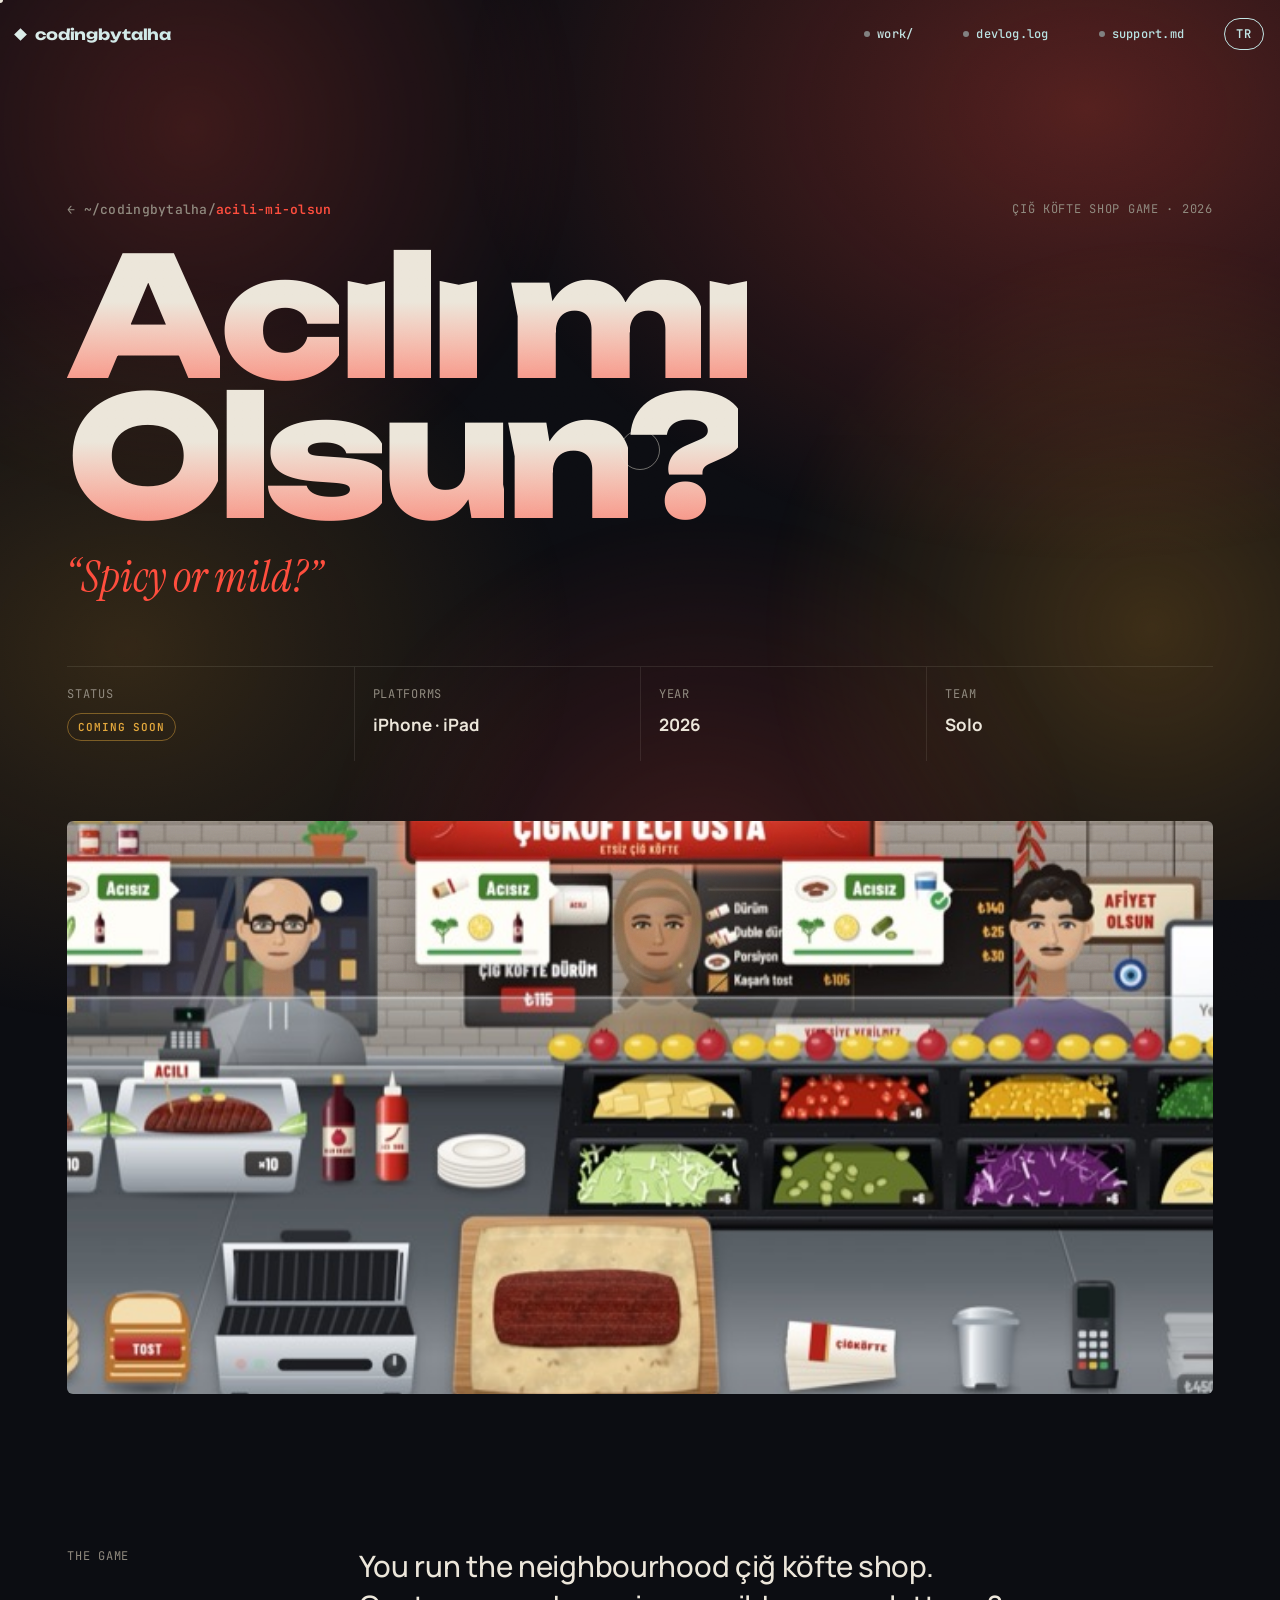
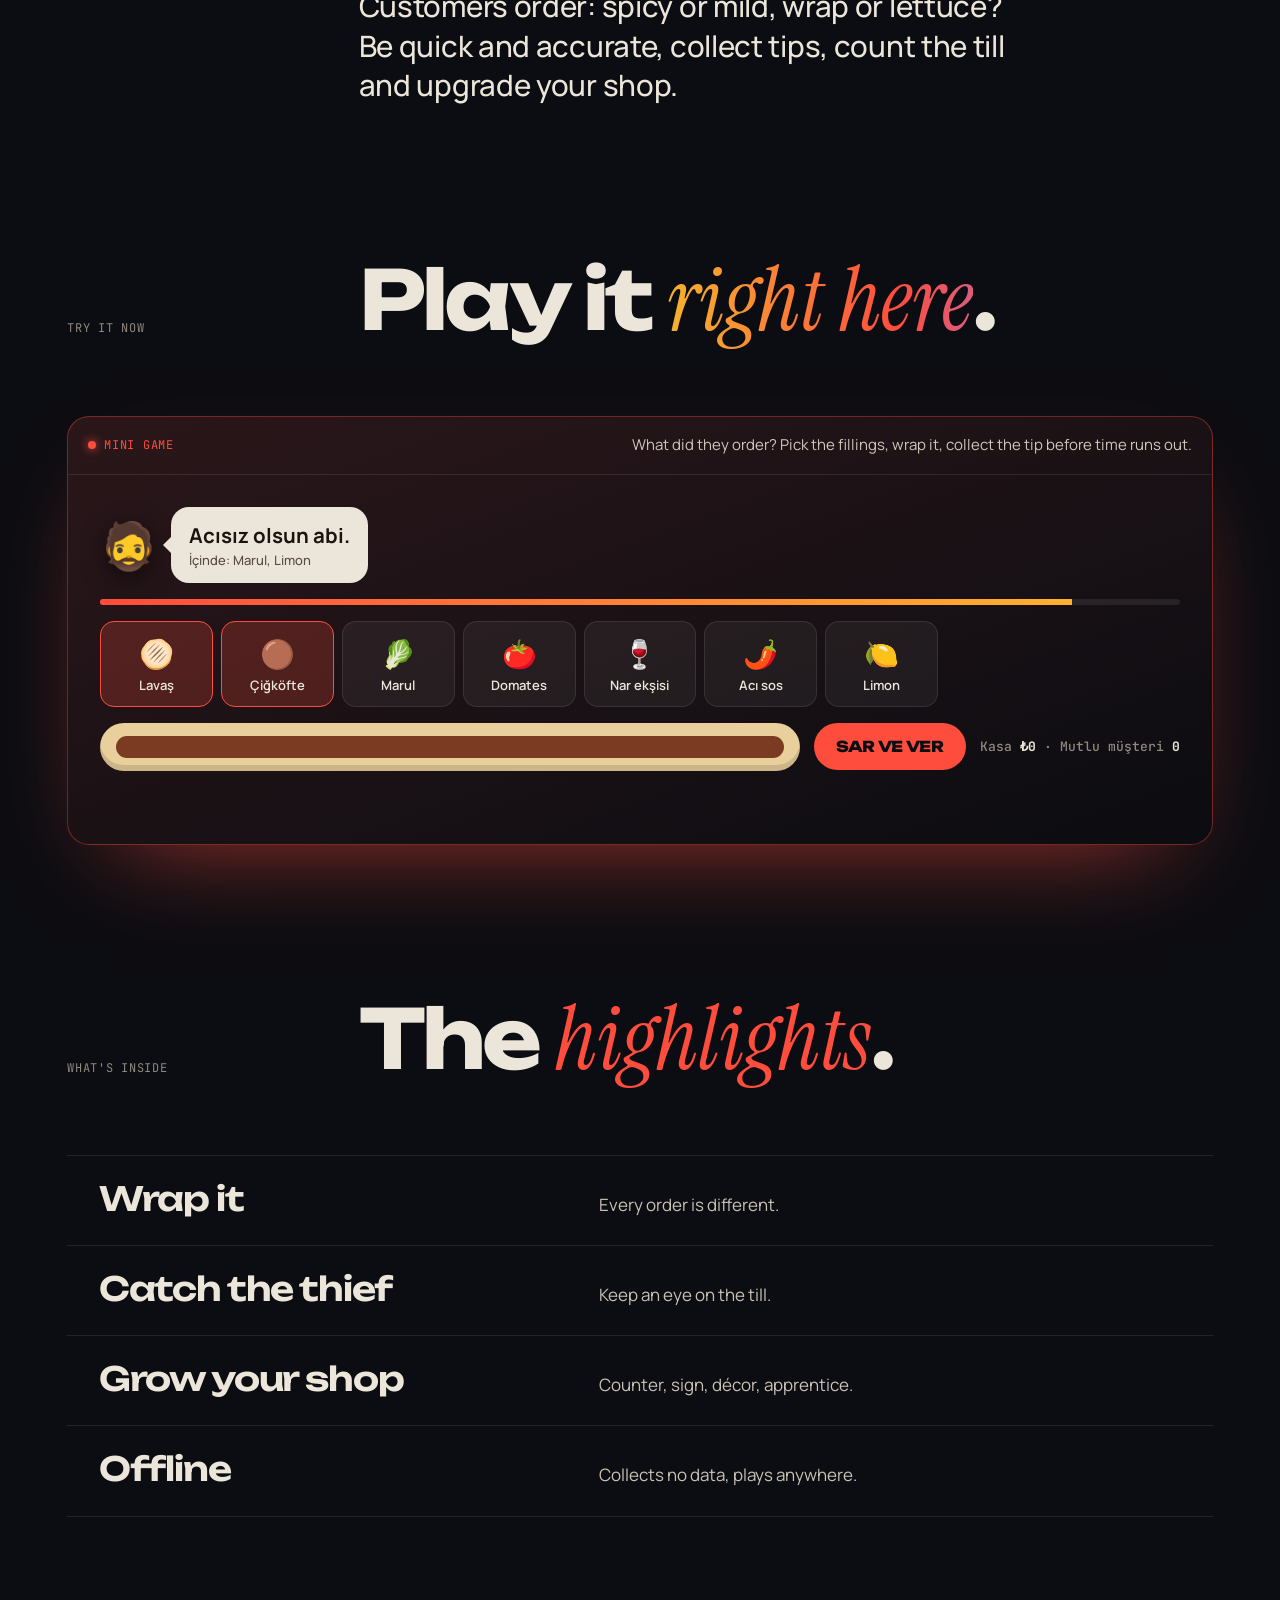
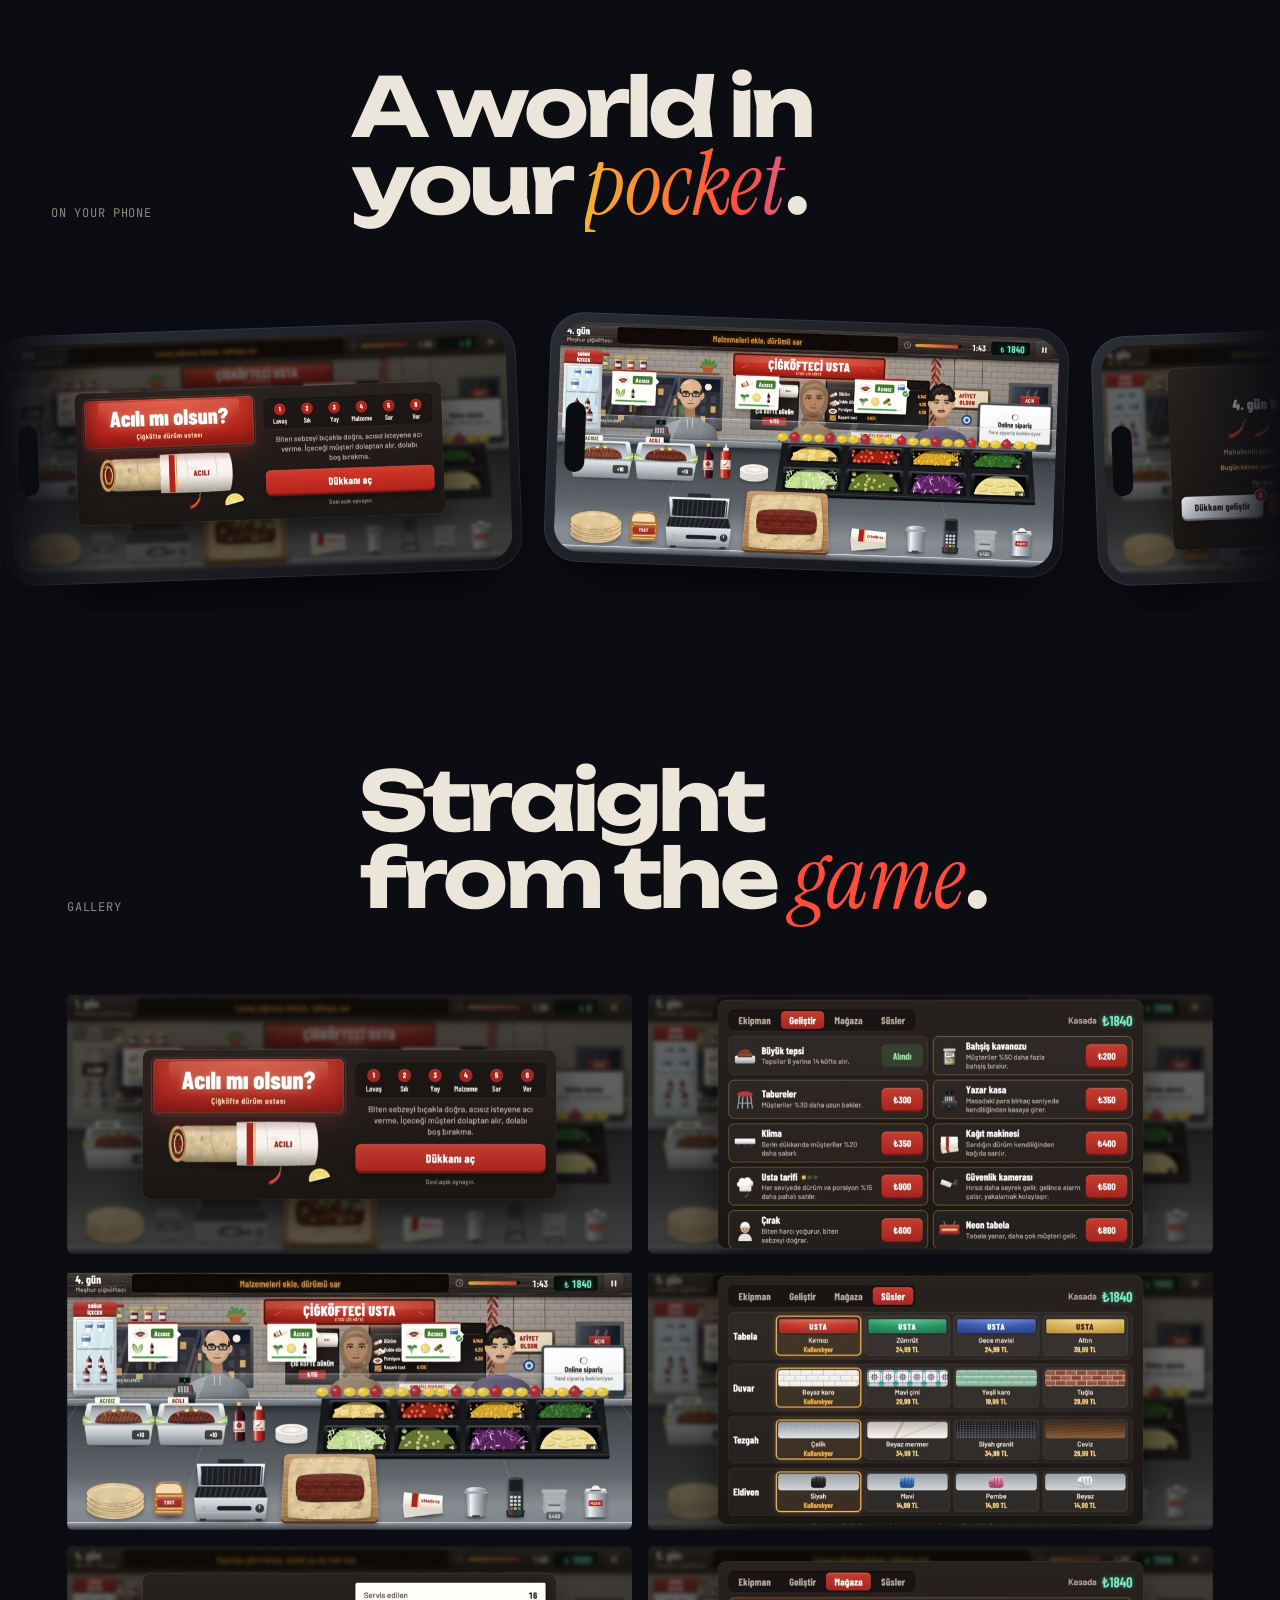
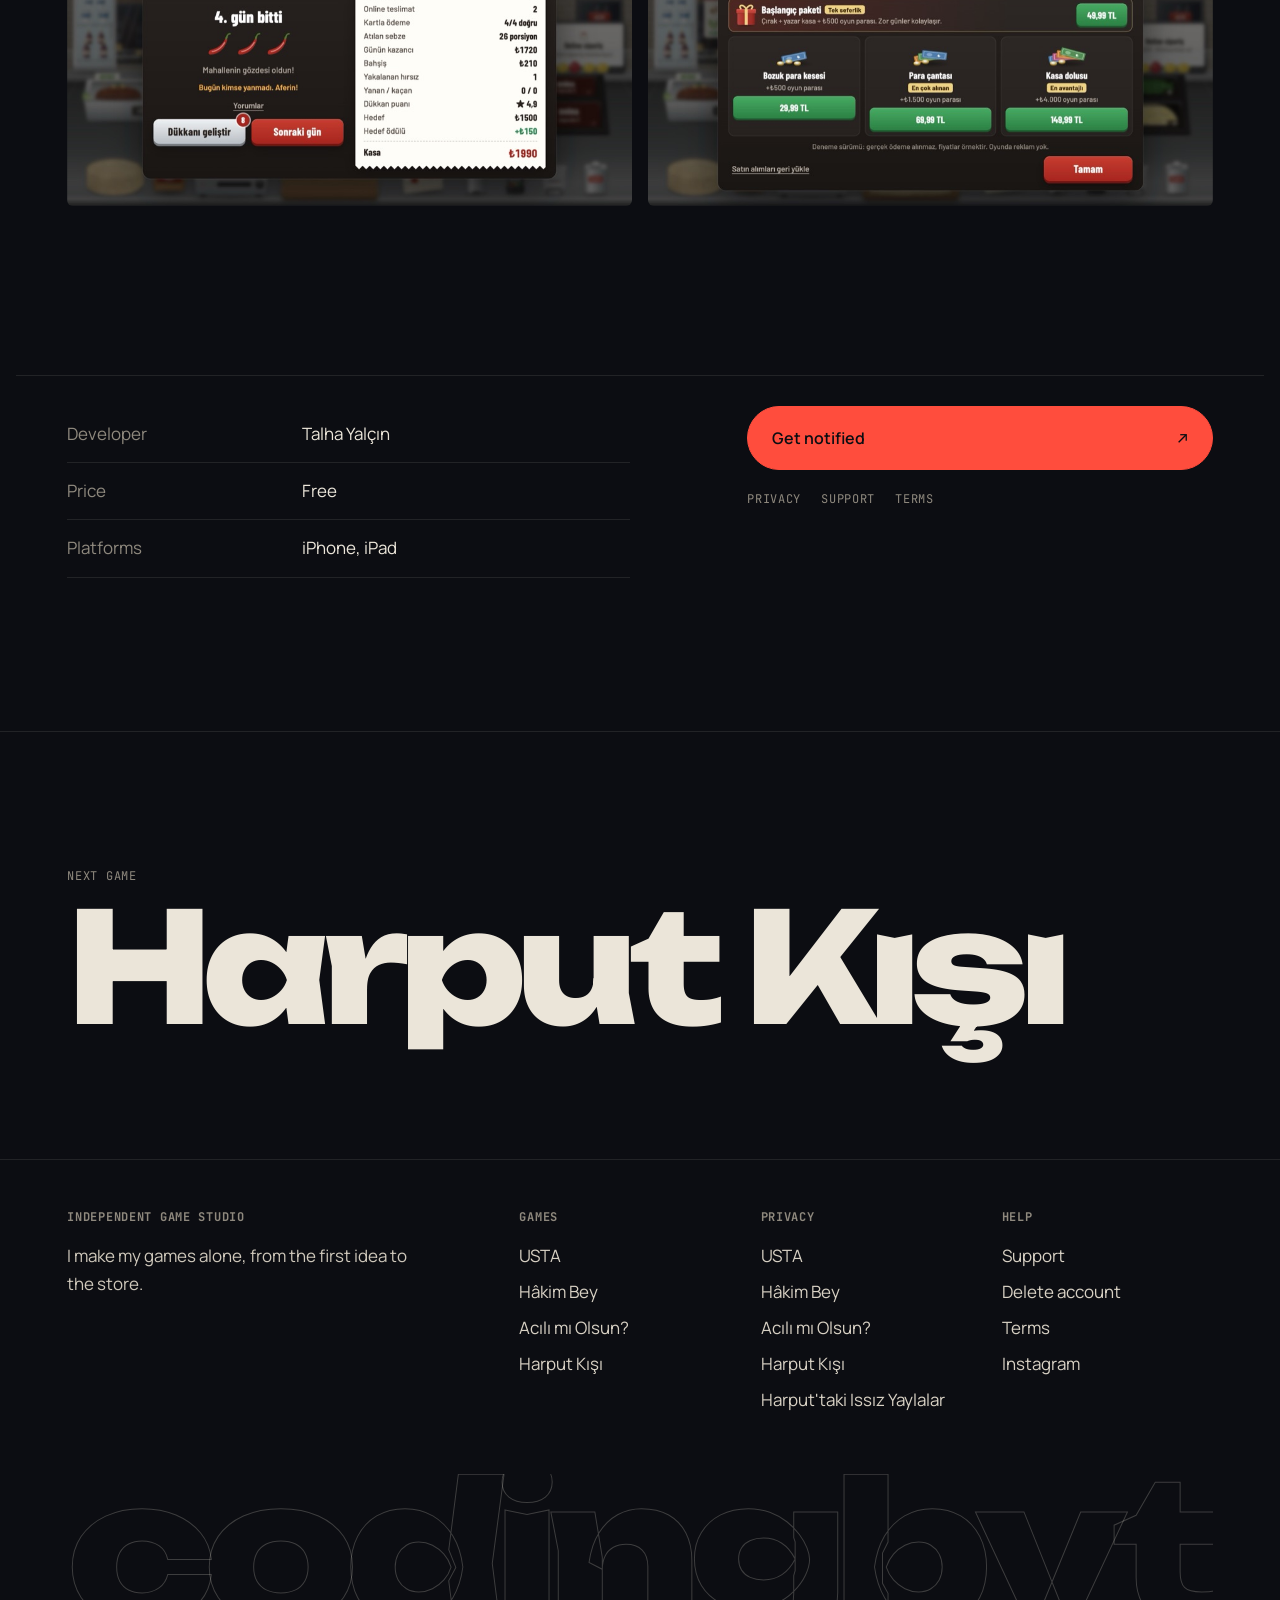
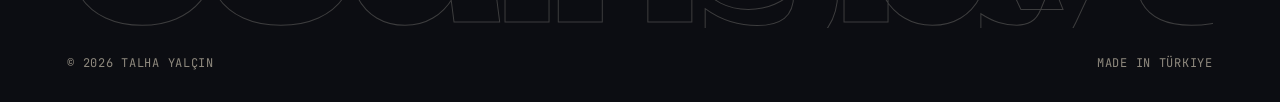
<file: codingbytalha-yukle/acili-mi-olsun/index.html>
<!doctype html>
<html lang="tr" style="--vurgu:#ff4d3d;--vurgu2:#ffb02e;--isik1:#ff4d3d;--isik2:#ffb02e;--isik3:#ff4d3d">
<head>
<meta charset="utf-8">
<meta name="viewport" content="width=device-width, initial-scale=1, viewport-fit=cover">
<title>Acılı mı Olsun? · codingbytalha</title>
<meta name="description" content="Dürüm sar, porsiyon hazırla, hırsızı yakala, dükkânını büyüt.">
<meta property="og:title" content="Acılı mı Olsun? · codingbytalha">
<meta property="og:description" content="Dürüm sar, porsiyon hazırla, hırsızı yakala, dükkânını büyüt.">
<meta property="og:type" content="website">
<meta name="theme-color" content="#0c0d12">
<link rel="icon" href="../img/favicon.png">
<link rel="preconnect" href="https://fonts.googleapis.com">
<link rel="preconnect" href="https://fonts.gstatic.com" crossorigin>
<link rel="stylesheet" href="https://fonts.googleapis.com/css2?family=Unbounded:wght@400;600;700;800&family=Manrope:wght@400;500;600;700&family=JetBrains+Mono:wght@400;500;600&family=Instrument+Serif:ital@0;1&display=swap">
<link rel="stylesheet" href="../css/site.css">
</head>
<body>
<div class="isiklar" aria-hidden="true"><i></i><i></i><i></i></div>

<header class="ust">
  <a class="marka" href="../index.html" lang="en"><i></i>codingbytalha</a>
  <nav>
    <a class="sekme" href="../index.html#isler" lang="en"><span data-l="tr">işler/</span><span data-l="en">work/</span></a>
    <a class="sekme tel-gizle" href="../index.html#gunluk" lang="en"><span data-l="tr">günlük.log</span><span data-l="en">devlog.log</span></a>
    <a class="sekme tel-gizle" href="../destek.html" lang="en"><span data-l="tr">destek.md</span><span data-l="en">support.md</span></a>
    <button class="dil" type="button" aria-label="Dil / Language">EN</button>
  </nav>
</header>
<main>
<section class="oy-kahraman sar">
  <div class="genislik">
    <div class="oy-ust mono"><a class="oy-yol" href="../index.html#isler" lang="en">← ~/codingbytalha/<b>acili-mi-olsun</b></a><span><span data-l="tr">Çiğköfteci oyunu</span><span data-l="en">Çiğ köfte shop game</span> · 2026</span></div>
    <h1 class="oy-ad harfli"><span class="satir"><span>Acılı mı Olsun?</span></span></h1>
    <p class="oy-manset"><span data-l="tr">“Acılı mı olsun abi?”</span><span data-l="en">“Spicy or mild?”</span></p>
    <div class="oy-meta">
      <div><span class="mono"><span data-l="tr">Durum</span><span data-l="en">Status</span></span><b><span class="rozet yakinda"><span data-l="tr">Yakında</span><span data-l="en">Coming soon</span></span></b></div>
      <div><span class="mono"><span data-l="tr">Platform</span><span data-l="en">Platforms</span></span><b>iPhone · iPad</b></div>
      <div><span class="mono"><span data-l="tr">Yıl</span><span data-l="en">Year</span></span><b>2026</b></div>
      <div><span class="mono"><span data-l="tr">Ekip</span><span data-l="en">Team</span></span><b><span data-l="tr">Tek kişi</span><span data-l="en">Solo</span></b></div>
    </div>
    <div class="oy-gorsel"><img src="../img/acili/e2.jpg" alt="Acılı mı Olsun?"></div>
  </div>
</section>
<section class="bolum sar">
  <div class="genislik anlati"><span class="mono"><span data-l="tr">Oyun</span><span data-l="en">The game</span></span><div class="metin" data-gor><p><span data-l="tr">Mahallenin çiğköftecisi sensin. Müşteri gelir, siparişi söyler: acılı mı, acısız mı, lavaşla mı, marulla mı? Hızlı ve doğru hazırla, bahşişi kap. Gün sonunda kasayı say, dükkânını geliştir.</span><span data-l="en">You run the neighbourhood çiğ köfte shop. Customers order: spicy or mild, wrap or lettuce? Be quick and accurate, collect tips, count the till and upgrade your shop.</span></p></div></div>
</section>

<section class="bolum sar" id="oyna" style="padding-top:0"><div class="genislik">
  <div class="bolum-bas"><span class="mono"><span data-l="tr">Hemen dene</span><span data-l="en">Try it now</span></span><h2><span data-l="tr">Burada <em class='renkli'>oyna</em>.</span><span data-l="en">Play it <em class='renkli'>right here</em>.</span></h2></div>
  <div class="oyna" data-oyun="acili-mi-olsun"><div class="oyna-bas"><span class="mono"><span data-l="tr">Mini oyun</span><span data-l="en">Mini game</span></span><span class="oyna-ipucu"></span></div><div class="oyna-sahne"></div></div>
</div></section>
<section class="bolum sar" style="padding-top:0">
  <div class="genislik">
    <div class="bolum-bas"><span class="mono"><span data-l="tr">İçinde neler var</span><span data-l="en">What's inside</span></span><h2><span data-l="tr">Öne <em>çıkanlar</em>.</span><span data-l="en">The <em>highlights</em>.</span></h2></div>
    <div class="ozellik-liste"><div class="o"><h3><span data-l="tr">Dürüm sar</span><span data-l="en">Wrap it</span></h3><p><span data-l="tr">Her müşterinin siparişi farklı.</span><span data-l="en">Every order is different.</span></p></div><div class="o"><h3><span data-l="tr">Hırsızı yakala</span><span data-l="en">Catch the thief</span></h3><p><span data-l="tr">Kasaya göz kulak ol.</span><span data-l="en">Keep an eye on the till.</span></p></div><div class="o"><h3><span data-l="tr">Dükkânını büyüt</span><span data-l="en">Grow your shop</span></h3><p><span data-l="tr">Tezgâh, tabela, süsler, çırak.</span><span data-l="en">Counter, sign, décor, apprentice.</span></p></div><div class="o"><h3><span data-l="tr">İnternetsiz</span><span data-l="en">Offline</span></h3><p><span data-l="tr">Hiçbir veri toplamaz, her yerde oynanır.</span><span data-l="en">Collects no data, plays anywhere.</span></p></div></div>
  </div>
</section>

<section class="bolum" style="padding-top:0">
  <div class="genislik sar"><div class="bolum-bas"><span class="mono"><span data-l="tr">Telefonda</span><span data-l="en">On your phone</span></span><h2><span data-l="tr">Cebinde <em class='renkli'>bir dünya</em>.</span><span data-l="en">A world in your <em class='renkli'>pocket</em>.</span></h2></div></div>
  <div class="cihaz-serit"><div class="cihaz-yol"><div class="cihaz yatay"><img src="../img/acili/e1.jpg" alt="Acılı mı Olsun?" loading="lazy"></div><div class="cihaz yatay"><img src="../img/acili/e2.jpg" alt="Acılı mı Olsun?" loading="lazy"></div><div class="cihaz yatay"><img src="../img/acili/e3.jpg" alt="Acılı mı Olsun?" loading="lazy"></div><div class="cihaz yatay"><img src="../img/acili/e4.jpg" alt="Acılı mı Olsun?" loading="lazy"></div><div class="cihaz yatay"><img src="../img/acili/e5.jpg" alt="Acılı mı Olsun?" loading="lazy"></div><div class="cihaz yatay"><img src="../img/acili/e6.jpg" alt="Acılı mı Olsun?" loading="lazy"></div><div class="cihaz yatay"><img src="../img/acili/e1.jpg" alt="Acılı mı Olsun?" loading="lazy"></div><div class="cihaz yatay"><img src="../img/acili/e2.jpg" alt="Acılı mı Olsun?" loading="lazy"></div><div class="cihaz yatay"><img src="../img/acili/e3.jpg" alt="Acılı mı Olsun?" loading="lazy"></div><div class="cihaz yatay"><img src="../img/acili/e4.jpg" alt="Acılı mı Olsun?" loading="lazy"></div><div class="cihaz yatay"><img src="../img/acili/e5.jpg" alt="Acılı mı Olsun?" loading="lazy"></div><div class="cihaz yatay"><img src="../img/acili/e6.jpg" alt="Acılı mı Olsun?" loading="lazy"></div></div></div>
</section>
<section class="bolum sar" style="padding-top:0">
  <div class="genislik">
    <div class="bolum-bas"><span class="mono"><span data-l="tr">Galeri</span><span data-l="en">Gallery</span></span><h2><span data-l="tr">Oyundan <em>kareler</em>.</span><span data-l="en">Straight from the <em>game</em>.</span></h2></div>
    <div class="galeri"><button type="button" aria-label="Büyüt / Enlarge"><img src="../img/acili/e1.jpg" alt="Acılı mı Olsun?" loading="lazy"></button><button type="button" aria-label="Büyüt / Enlarge"><img src="../img/acili/e2.jpg" alt="Acılı mı Olsun?" loading="lazy"></button><button type="button" aria-label="Büyüt / Enlarge"><img src="../img/acili/e3.jpg" alt="Acılı mı Olsun?" loading="lazy"></button><button type="button" aria-label="Büyüt / Enlarge"><img src="../img/acili/e4.jpg" alt="Acılı mı Olsun?" loading="lazy"></button><button type="button" aria-label="Büyüt / Enlarge"><img src="../img/acili/e5.jpg" alt="Acılı mı Olsun?" loading="lazy"></button><button type="button" aria-label="Büyüt / Enlarge"><img src="../img/acili/e6.jpg" alt="Acılı mı Olsun?" loading="lazy"></button></div>
  </div>
</section>
<section class="bolum sar" style="padding-top:0">
  <div class="genislik bilgi-blok">
    <dl><dt><span data-l="tr">Geliştirici</span><span data-l="en">Developer</span></dt><dd>Talha Yalçın</dd><dt><span data-l="tr">Fiyat</span><span data-l="en">Price</span></dt><dd><span data-l="tr">Ücretsiz</span><span data-l="en">Free</span></dd><dt><span data-l="tr">Platform</span><span data-l="en">Platforms</span></dt><dd>iPhone, iPad</dd></dl>
    <div class="eylem"><a class="dugme dolu" href="https://instagram.com/codingbytalha" target="_blank" rel="noopener"><span data-l="tr">Çıkınca haber al</span><span data-l="en">Get notified</span><span class="ok">↗</span></a><div class="kucuk-linkler mono"><a href="gizlilik.html"><span data-l="tr">Gizlilik</span><span data-l="en">Privacy</span></a><a href="../destek.html"><span data-l="tr">Destek</span><span data-l="en">Support</span></a><a href="../sartlar.html"><span data-l="tr">Şartlar</span><span data-l="en">Terms</span></a></div></div>
  </div>
</section>
<a class="sonraki sar" href="../harput-kisi/index.html" data-imlec="Sıradaki" data-imlec-tr="Sıradaki" data-imlec-en="Next">
  <div class="genislik"><span class="mono"><span data-l="tr">Sıradaki oyun</span><span data-l="en">Next game</span></span><h2>Harput Kışı</h2></div>
  <img src="../img/harput/e1.jpg" alt="">
</a>
</main>
<footer class="alt sar">
  <div class="genislik">
    <div class="alt-ic">
      <div>
        <h4 class="mono"><span data-l="tr">Bağımsız oyun stüdyosu</span><span data-l="en">Independent game studio</span></h4>
        <p style="color:#cfc8bb;max-width:36ch;margin:0"><span data-l="tr">Oyunlarımı fikirden mağazaya kadar tek başıma yapıyorum.</span><span data-l="en">I make my games alone, from the first idea to the store.</span></p>
      </div>
      <div><h4 class="mono"><span data-l="tr">Oyunlar</span><span data-l="en">Games</span></h4><ul><li><a href="../usta/index.html">USTA</a></li><li><a href="../hakim-bey/index.html">Hâkim Bey</a></li><li><a href="../acili-mi-olsun/index.html">Acılı mı Olsun?</a></li><li><a href="../harput-kisi/index.html">Harput Kışı</a></li></ul></div>
      <div><h4 class="mono"><span data-l="tr">Gizlilik</span><span data-l="en">Privacy</span></h4><ul><li><a href="../usta/gizlilik.html">USTA</a></li><li><a href="../hakim-bey/gizlilik.html">Hâkim Bey</a></li><li><a href="../acili-mi-olsun/gizlilik.html">Acılı mı Olsun?</a></li><li><a href="../harput-kisi/gizlilik.html">Harput Kışı</a></li><li><a href="../issiz-yaylalar/gizlilik.html">Harput'taki Issız Yaylalar</a></li></ul></div>
      <div><h4 class="mono"><span data-l="tr">Yardım</span><span data-l="en">Help</span></h4><ul>
        <li><a href="../destek.html"><span data-l="tr">Destek</span><span data-l="en">Support</span></a></li>
        <li><a href="../hesap-sil.html"><span data-l="tr">Hesap silme</span><span data-l="en">Delete account</span></a></li>
        <li><a href="../sartlar.html"><span data-l="tr">Kullanım şartları</span><span data-l="en">Terms</span></a></li>
        <li><a href="https://instagram.com/codingbytalha" target="_blank" rel="noopener">Instagram</a></li>
      </ul></div>
    </div>
    <div class="dev-alt" aria-hidden="true" lang="en">codingbytalha</div>
    <div class="telif mono"><span>© <span class="yil">2026</span> Talha Yalçın</span><span><span data-l="tr">Türkiye'de yapıldı</span><span data-l="en">Made in Türkiye</span></span></div>
  </div>
</footer>
<script src="../vendor/gsap.min.js"></script>
<script src="../vendor/ScrollTrigger.min.js"></script>
<script src="../vendor/lenis.min.js"></script>
<script src="../js/oyunlar.js"></script>
<script src="../js/site.js"></script>
</body>
</html>
</file>
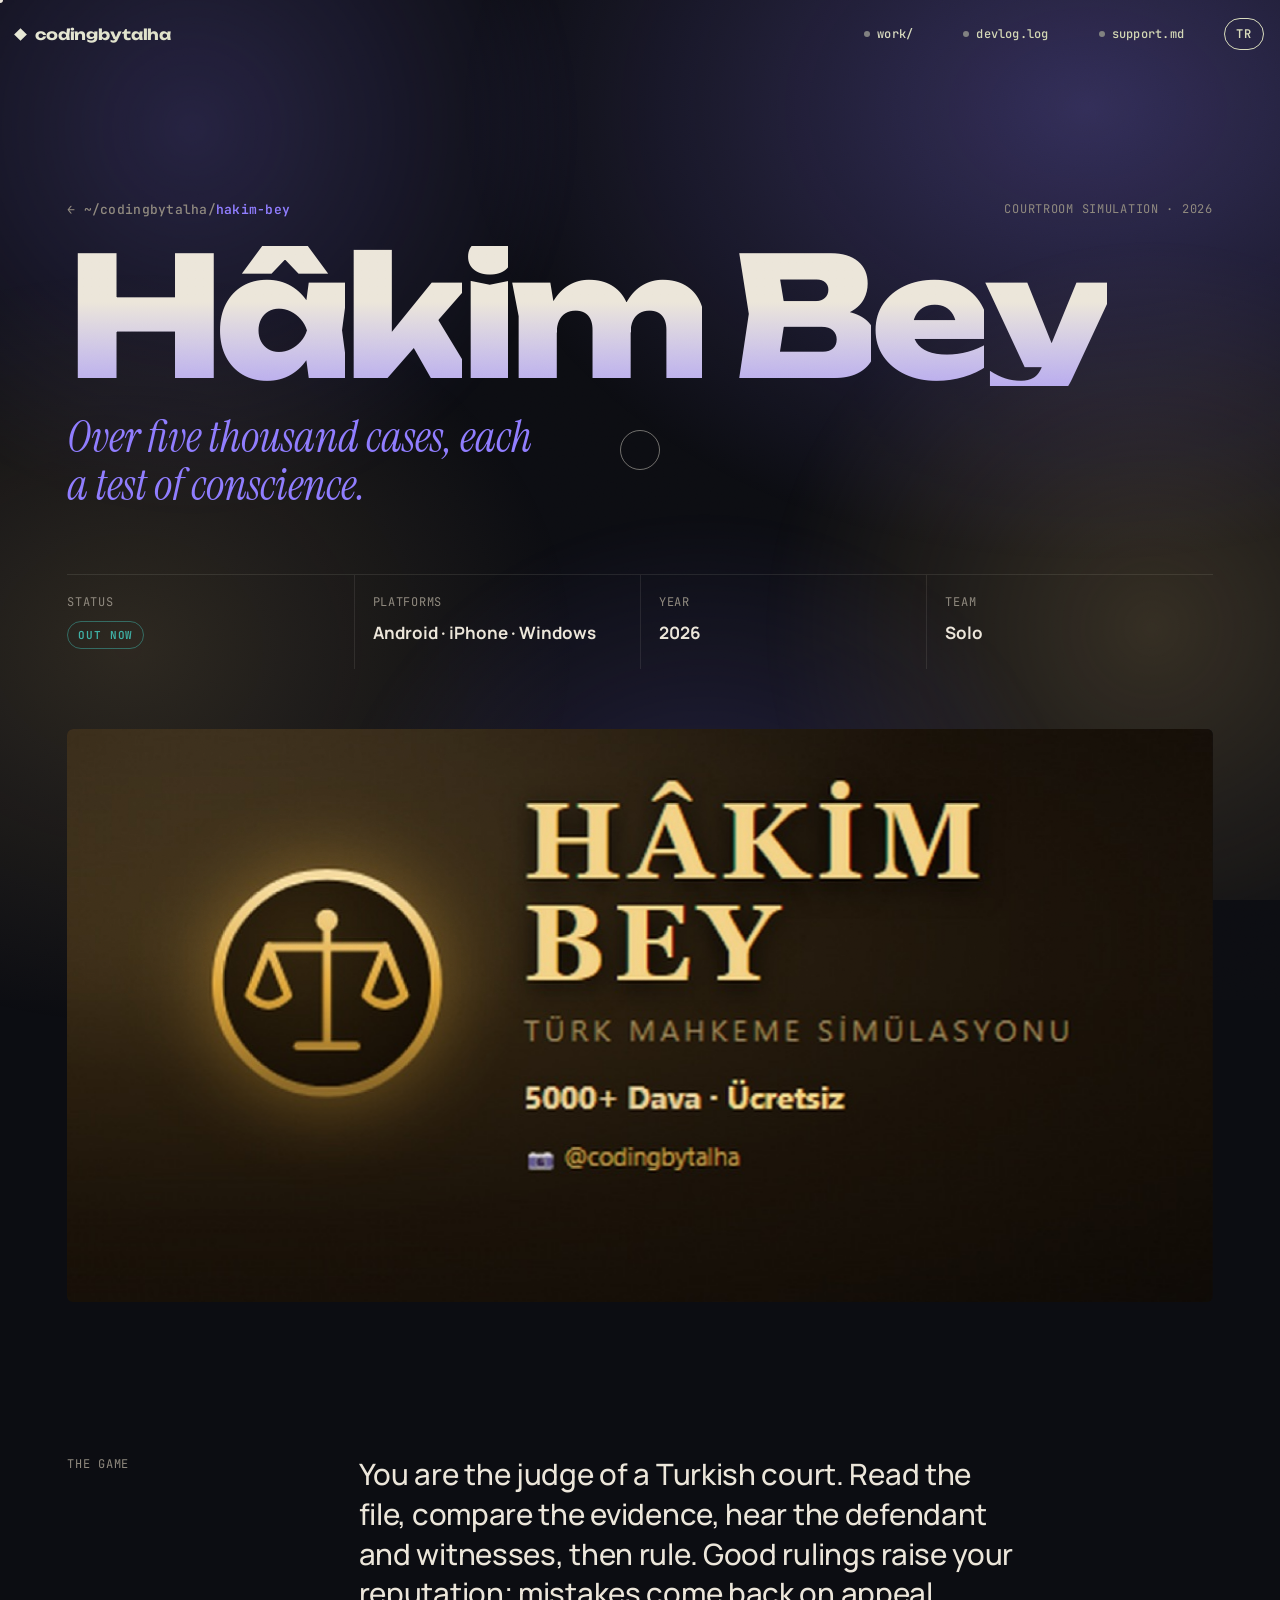
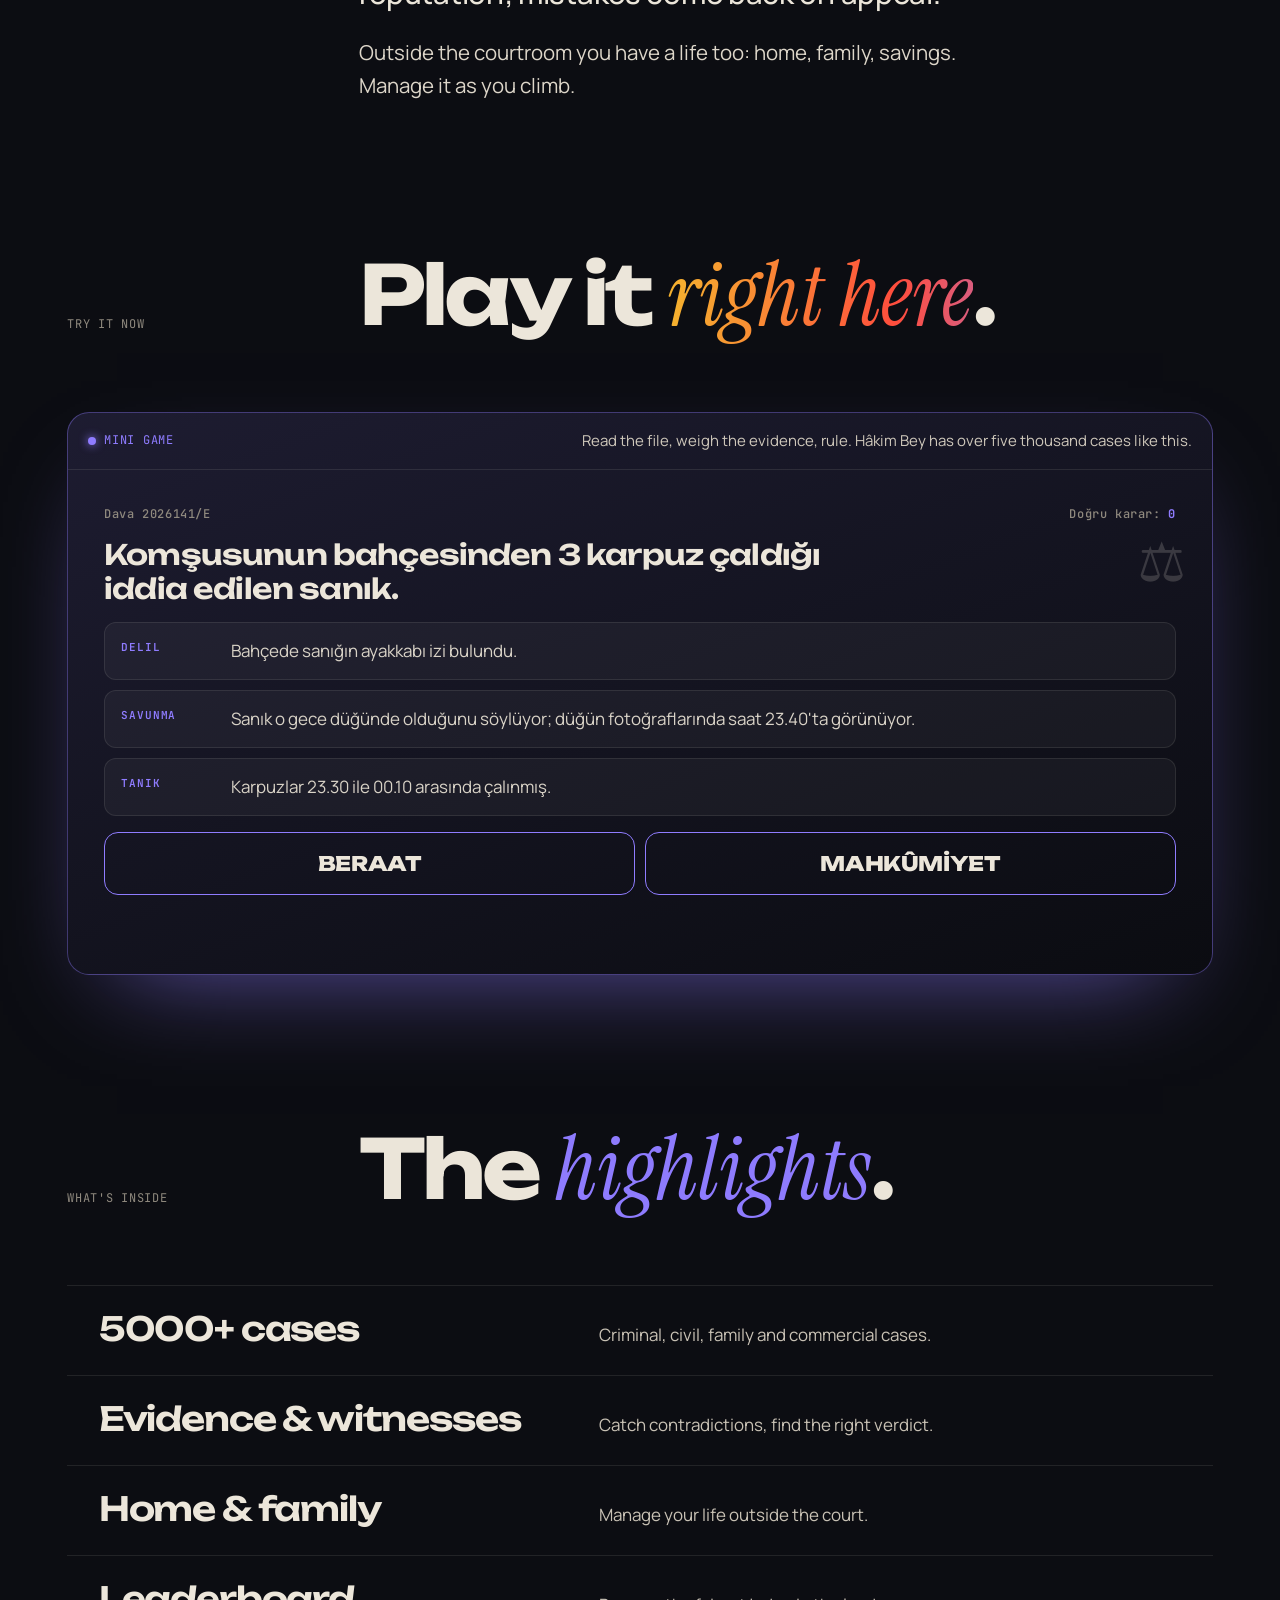
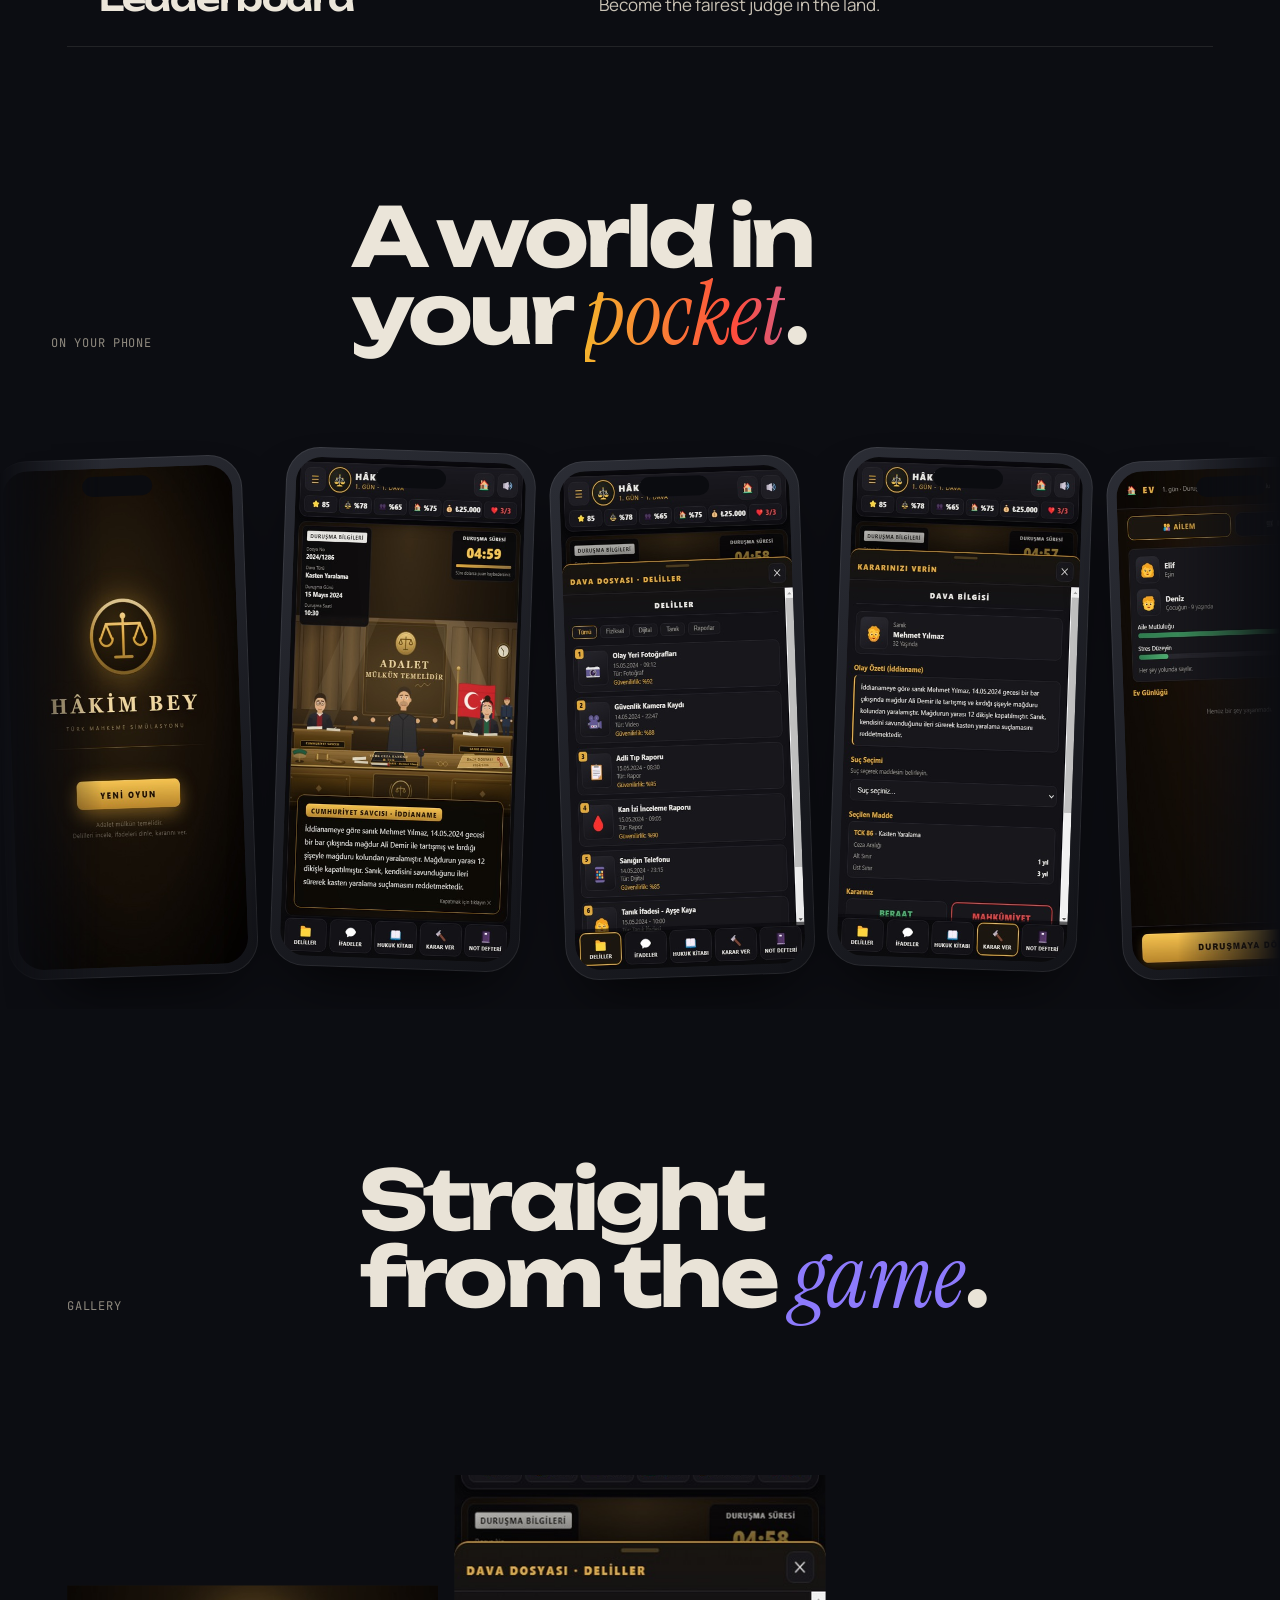
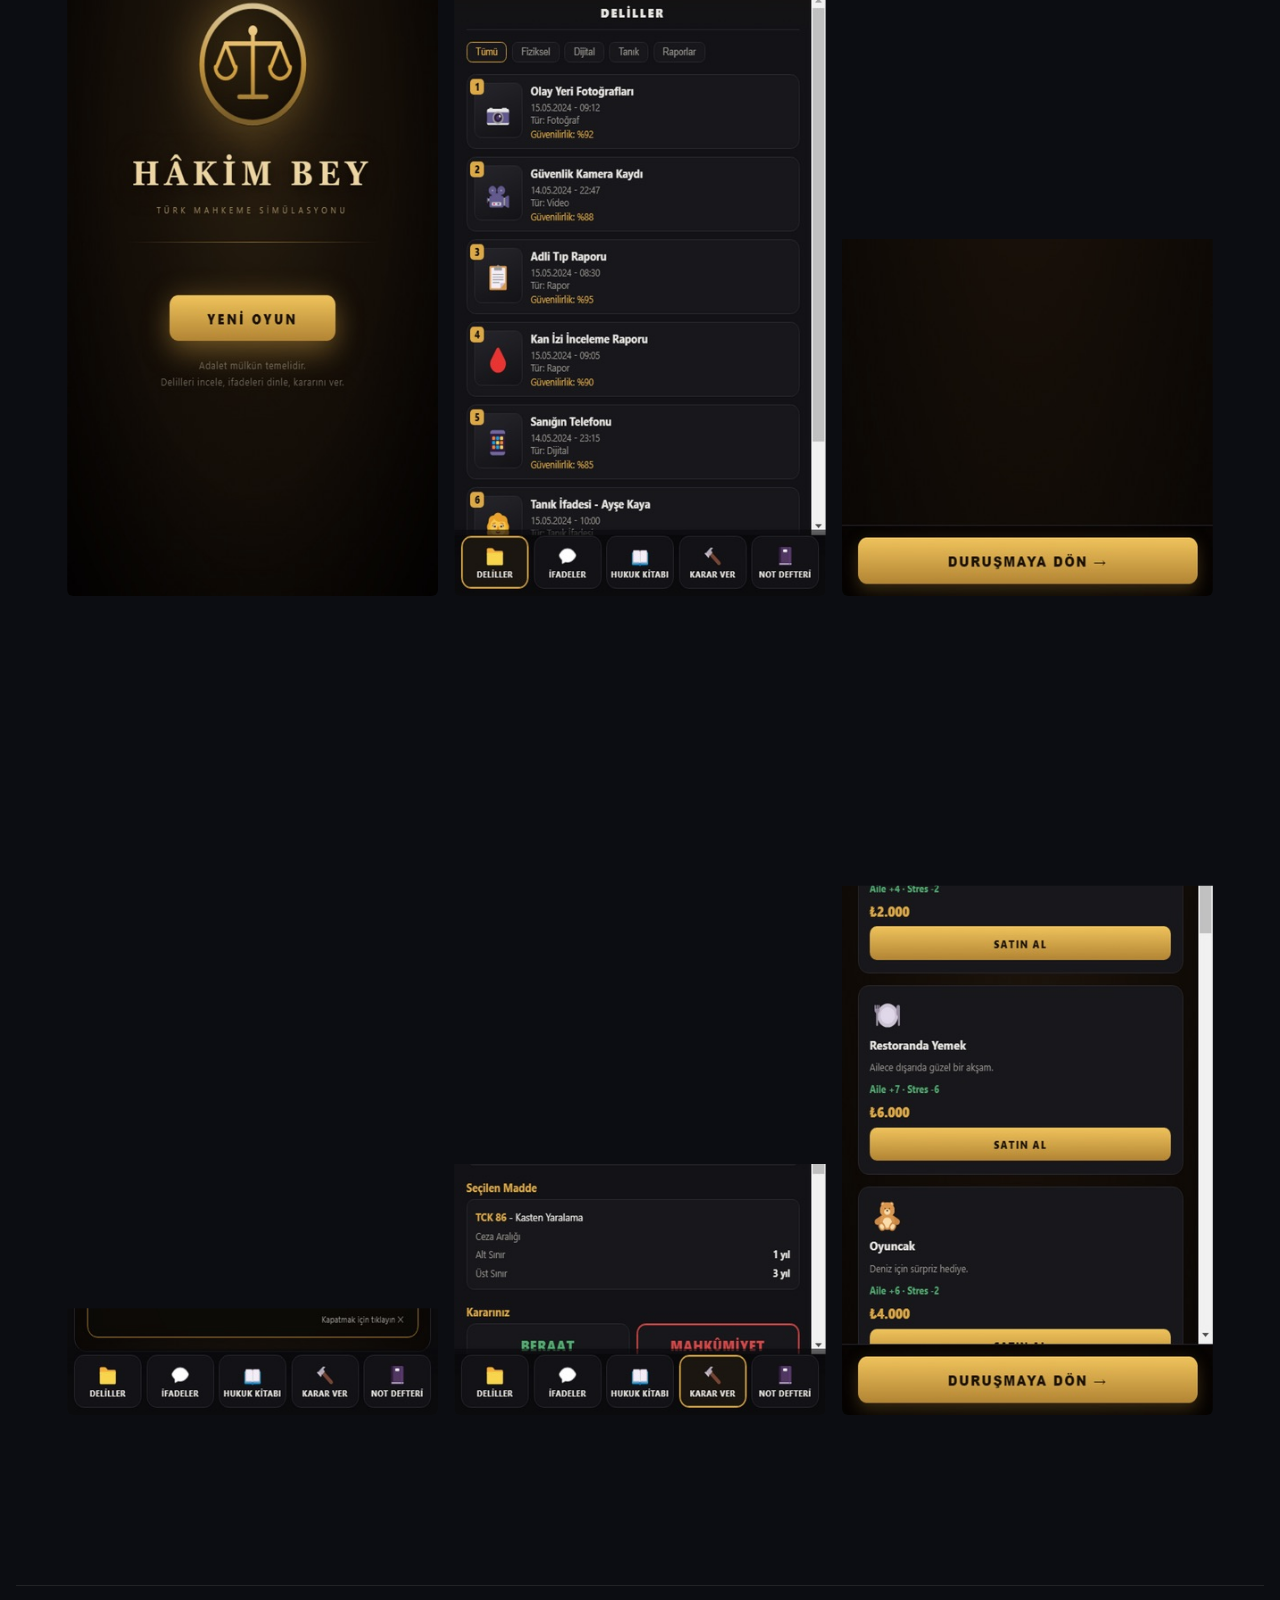
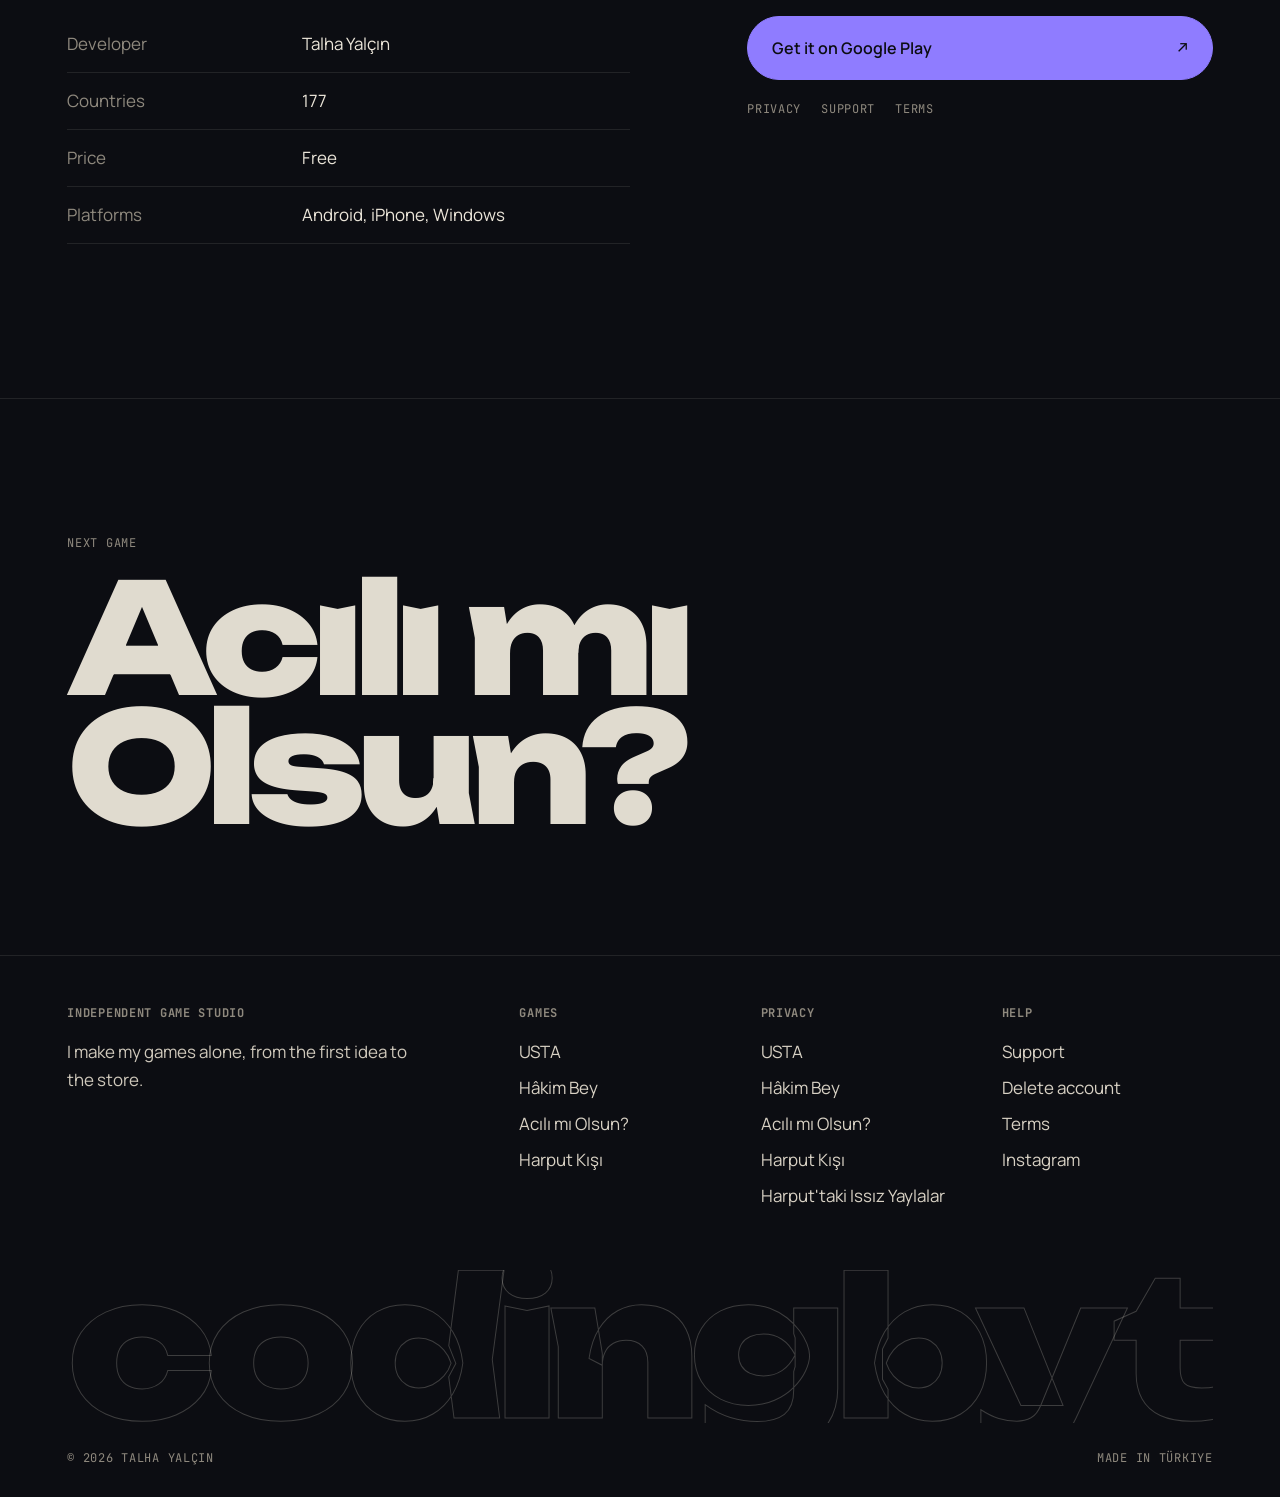
<file: codingbytalha-yukle/hakim-bey/index.html>
<!doctype html>
<html lang="tr" style="--vurgu:#8f7cff;--vurgu2:#d9b46a;--isik1:#8f7cff;--isik2:#d9b46a;--isik3:#8f7cff">
<head>
<meta charset="utf-8">
<meta name="viewport" content="width=device-width, initial-scale=1, viewport-fit=cover">
<title>Hâkim Bey · codingbytalha</title>
<meta name="description" content="Kürsüye otur: delilleri incele, tanıkları dinle, kararını ver.">
<meta property="og:title" content="Hâkim Bey · codingbytalha">
<meta property="og:description" content="Kürsüye otur: delilleri incele, tanıkları dinle, kararını ver.">
<meta property="og:type" content="website">
<meta name="theme-color" content="#0c0d12">
<link rel="icon" href="../img/favicon.png">
<link rel="preconnect" href="https://fonts.googleapis.com">
<link rel="preconnect" href="https://fonts.gstatic.com" crossorigin>
<link rel="stylesheet" href="https://fonts.googleapis.com/css2?family=Unbounded:wght@400;600;700;800&family=Manrope:wght@400;500;600;700&family=JetBrains+Mono:wght@400;500;600&family=Instrument+Serif:ital@0;1&display=swap">
<link rel="stylesheet" href="../css/site.css">
</head>
<body>
<div class="isiklar" aria-hidden="true"><i></i><i></i><i></i></div>

<header class="ust">
  <a class="marka" href="../index.html" lang="en"><i></i>codingbytalha</a>
  <nav>
    <a class="sekme" href="../index.html#isler" lang="en"><span data-l="tr">işler/</span><span data-l="en">work/</span></a>
    <a class="sekme tel-gizle" href="../index.html#gunluk" lang="en"><span data-l="tr">günlük.log</span><span data-l="en">devlog.log</span></a>
    <a class="sekme tel-gizle" href="../destek.html" lang="en"><span data-l="tr">destek.md</span><span data-l="en">support.md</span></a>
    <button class="dil" type="button" aria-label="Dil / Language">EN</button>
  </nav>
</header>
<main>
<section class="oy-kahraman sar">
  <div class="genislik">
    <div class="oy-ust mono"><a class="oy-yol" href="../index.html#isler" lang="en">← ~/codingbytalha/<b>hakim-bey</b></a><span><span data-l="tr">Mahkeme simülasyonu</span><span data-l="en">Courtroom simulation</span> · 2026</span></div>
    <h1 class="oy-ad harfli"><span class="satir"><span>Hâkim Bey</span></span></h1>
    <p class="oy-manset"><span data-l="tr">Beş binden fazla dava. Her biri ayrı bir vicdan sınavı.</span><span data-l="en">Over five thousand cases, each a test of conscience.</span></p>
    <div class="oy-meta">
      <div><span class="mono"><span data-l="tr">Durum</span><span data-l="en">Status</span></span><b><span class="rozet yayinda"><span data-l="tr">Yayında</span><span data-l="en">Out now</span></span></b></div>
      <div><span class="mono"><span data-l="tr">Platform</span><span data-l="en">Platforms</span></span><b>Android · iPhone · Windows</b></div>
      <div><span class="mono"><span data-l="tr">Yıl</span><span data-l="en">Year</span></span><b>2026</b></div>
      <div><span class="mono"><span data-l="tr">Ekip</span><span data-l="en">Team</span></span><b><span data-l="tr">Tek kişi</span><span data-l="en">Solo</span></b></div>
    </div>
    <div class="oy-gorsel"><img src="../img/hakim/kapak.jpg" alt="Hâkim Bey"></div>
  </div>
</section>
<section class="bolum sar">
  <div class="genislik anlati"><span class="mono"><span data-l="tr">Oyun</span><span data-l="en">The game</span></span><div class="metin" data-gor><p><span data-l="tr">Hâkim Bey'de bir Türk mahkemesinin hâkimisin. Dosyayı oku, delilleri karşılaştır, sanığı ve tanıkları dinle, sonra kararını ver. Doğru kararlar itibarını yükseltir; hatalar Yargıtay'dan geri döner.</span><span data-l="en">You are the judge of a Turkish court. Read the file, compare the evidence, hear the defendant and witnesses, then rule. Good rulings raise your reputation; mistakes come back on appeal.</span></p><p><span data-l="tr">Kürsü dışında da bir hayatın var: evin, ailen, birikimin. Kariyerinde yükselirken hayatını da yönet.</span><span data-l="en">Outside the courtroom you have a life too: home, family, savings. Manage it as you climb.</span></p></div></div>
</section>

<section class="bolum sar" id="oyna" style="padding-top:0"><div class="genislik">
  <div class="bolum-bas"><span class="mono"><span data-l="tr">Hemen dene</span><span data-l="en">Try it now</span></span><h2><span data-l="tr">Burada <em class='renkli'>oyna</em>.</span><span data-l="en">Play it <em class='renkli'>right here</em>.</span></h2></div>
  <div class="oyna" data-oyun="hakim-bey"><div class="oyna-bas"><span class="mono"><span data-l="tr">Mini oyun</span><span data-l="en">Mini game</span></span><span class="oyna-ipucu"></span></div><div class="oyna-sahne"></div></div>
</div></section>
<section class="bolum sar" style="padding-top:0">
  <div class="genislik">
    <div class="bolum-bas"><span class="mono"><span data-l="tr">İçinde neler var</span><span data-l="en">What's inside</span></span><h2><span data-l="tr">Öne <em>çıkanlar</em>.</span><span data-l="en">The <em>highlights</em>.</span></h2></div>
    <div class="ozellik-liste"><div class="o"><h3><span data-l="tr">5000+ dava</span><span data-l="en">5000+ cases</span></h3><p><span data-l="tr">Ceza, hukuk, aile, ticaret; her biri ayrı dosya.</span><span data-l="en">Criminal, civil, family and commercial cases.</span></p></div><div class="o"><h3><span data-l="tr">Delil ve tanık</span><span data-l="en">Evidence & witnesses</span></h3><p><span data-l="tr">Çelişkileri yakala, doğru kararı bul.</span><span data-l="en">Catch contradictions, find the right verdict.</span></p></div><div class="o"><h3><span data-l="tr">Ev ve aile</span><span data-l="en">Home & family</span></h3><p><span data-l="tr">Kürsü dışındaki hayatını da sen yönet.</span><span data-l="en">Manage your life outside the court.</span></p></div><div class="o"><h3><span data-l="tr">Sıralama</span><span data-l="en">Leaderboard</span></h3><p><span data-l="tr">Türkiye'nin en adil hâkimi ol.</span><span data-l="en">Become the fairest judge in the land.</span></p></div></div>
  </div>
</section>

<section class="bolum" style="padding-top:0">
  <div class="genislik sar"><div class="bolum-bas"><span class="mono"><span data-l="tr">Telefonda</span><span data-l="en">On your phone</span></span><h2><span data-l="tr">Cebinde <em class='renkli'>bir dünya</em>.</span><span data-l="en">A world in your <em class='renkli'>pocket</em>.</span></h2></div></div>
  <div class="cihaz-serit"><div class="cihaz-yol"><div class="cihaz dik"><img src="../img/hakim/e1.jpg" alt="Hâkim Bey" loading="lazy"></div><div class="cihaz dik"><img src="../img/hakim/e2.jpg" alt="Hâkim Bey" loading="lazy"></div><div class="cihaz dik"><img src="../img/hakim/e3.jpg" alt="Hâkim Bey" loading="lazy"></div><div class="cihaz dik"><img src="../img/hakim/e4.jpg" alt="Hâkim Bey" loading="lazy"></div><div class="cihaz dik"><img src="../img/hakim/e5.jpg" alt="Hâkim Bey" loading="lazy"></div><div class="cihaz dik"><img src="../img/hakim/e6.jpg" alt="Hâkim Bey" loading="lazy"></div><div class="cihaz dik"><img src="../img/hakim/e1.jpg" alt="Hâkim Bey" loading="lazy"></div><div class="cihaz dik"><img src="../img/hakim/e2.jpg" alt="Hâkim Bey" loading="lazy"></div><div class="cihaz dik"><img src="../img/hakim/e3.jpg" alt="Hâkim Bey" loading="lazy"></div><div class="cihaz dik"><img src="../img/hakim/e4.jpg" alt="Hâkim Bey" loading="lazy"></div><div class="cihaz dik"><img src="../img/hakim/e5.jpg" alt="Hâkim Bey" loading="lazy"></div><div class="cihaz dik"><img src="../img/hakim/e6.jpg" alt="Hâkim Bey" loading="lazy"></div></div></div>
</section>
<section class="bolum sar" style="padding-top:0">
  <div class="genislik">
    <div class="bolum-bas"><span class="mono"><span data-l="tr">Galeri</span><span data-l="en">Gallery</span></span><h2><span data-l="tr">Oyundan <em>kareler</em>.</span><span data-l="en">Straight from the <em>game</em>.</span></h2></div>
    <div class="galeri dik"><button type="button" aria-label="Büyüt / Enlarge"><img src="../img/hakim/e1.jpg" alt="Hâkim Bey" loading="lazy"></button><button type="button" aria-label="Büyüt / Enlarge"><img src="../img/hakim/e2.jpg" alt="Hâkim Bey" loading="lazy"></button><button type="button" aria-label="Büyüt / Enlarge"><img src="../img/hakim/e3.jpg" alt="Hâkim Bey" loading="lazy"></button><button type="button" aria-label="Büyüt / Enlarge"><img src="../img/hakim/e4.jpg" alt="Hâkim Bey" loading="lazy"></button><button type="button" aria-label="Büyüt / Enlarge"><img src="../img/hakim/e5.jpg" alt="Hâkim Bey" loading="lazy"></button><button type="button" aria-label="Büyüt / Enlarge"><img src="../img/hakim/e6.jpg" alt="Hâkim Bey" loading="lazy"></button></div>
  </div>
</section>
<section class="bolum sar" style="padding-top:0">
  <div class="genislik bilgi-blok">
    <dl><dt><span data-l="tr">Geliştirici</span><span data-l="en">Developer</span></dt><dd>Talha Yalçın</dd><dt><span data-l="tr">Ülke</span><span data-l="en">Countries</span></dt><dd>177</dd><dt><span data-l="tr">Fiyat</span><span data-l="en">Price</span></dt><dd><span data-l="tr">Ücretsiz</span><span data-l="en">Free</span></dd><dt><span data-l="tr">Platform</span><span data-l="en">Platforms</span></dt><dd>Android, iPhone, Windows</dd></dl>
    <div class="eylem"><a class="dugme dolu" href="https://play.google.com/store/apps/details?id=com.talhayalcin.hakimbey" target="_blank" rel="noopener"><span data-l="tr">Google Play'den indir</span><span data-l="en">Get it on Google Play</span><span class="ok">↗</span></a><div class="kucuk-linkler mono"><a href="gizlilik.html"><span data-l="tr">Gizlilik</span><span data-l="en">Privacy</span></a><a href="../destek.html"><span data-l="tr">Destek</span><span data-l="en">Support</span></a><a href="../sartlar.html"><span data-l="tr">Şartlar</span><span data-l="en">Terms</span></a></div></div>
  </div>
</section>
<a class="sonraki sar" href="../acili-mi-olsun/index.html" data-imlec="Sıradaki" data-imlec-tr="Sıradaki" data-imlec-en="Next">
  <div class="genislik"><span class="mono"><span data-l="tr">Sıradaki oyun</span><span data-l="en">Next game</span></span><h2>Acılı mı Olsun?</h2></div>
  <img src="../img/acili/e2.jpg" alt="">
</a>
</main>
<footer class="alt sar">
  <div class="genislik">
    <div class="alt-ic">
      <div>
        <h4 class="mono"><span data-l="tr">Bağımsız oyun stüdyosu</span><span data-l="en">Independent game studio</span></h4>
        <p style="color:#cfc8bb;max-width:36ch;margin:0"><span data-l="tr">Oyunlarımı fikirden mağazaya kadar tek başıma yapıyorum.</span><span data-l="en">I make my games alone, from the first idea to the store.</span></p>
      </div>
      <div><h4 class="mono"><span data-l="tr">Oyunlar</span><span data-l="en">Games</span></h4><ul><li><a href="../usta/index.html">USTA</a></li><li><a href="../hakim-bey/index.html">Hâkim Bey</a></li><li><a href="../acili-mi-olsun/index.html">Acılı mı Olsun?</a></li><li><a href="../harput-kisi/index.html">Harput Kışı</a></li></ul></div>
      <div><h4 class="mono"><span data-l="tr">Gizlilik</span><span data-l="en">Privacy</span></h4><ul><li><a href="../usta/gizlilik.html">USTA</a></li><li><a href="../hakim-bey/gizlilik.html">Hâkim Bey</a></li><li><a href="../acili-mi-olsun/gizlilik.html">Acılı mı Olsun?</a></li><li><a href="../harput-kisi/gizlilik.html">Harput Kışı</a></li><li><a href="../issiz-yaylalar/gizlilik.html">Harput'taki Issız Yaylalar</a></li></ul></div>
      <div><h4 class="mono"><span data-l="tr">Yardım</span><span data-l="en">Help</span></h4><ul>
        <li><a href="../destek.html"><span data-l="tr">Destek</span><span data-l="en">Support</span></a></li>
        <li><a href="../hesap-sil.html"><span data-l="tr">Hesap silme</span><span data-l="en">Delete account</span></a></li>
        <li><a href="../sartlar.html"><span data-l="tr">Kullanım şartları</span><span data-l="en">Terms</span></a></li>
        <li><a href="https://instagram.com/codingbytalha" target="_blank" rel="noopener">Instagram</a></li>
      </ul></div>
    </div>
    <div class="dev-alt" aria-hidden="true" lang="en">codingbytalha</div>
    <div class="telif mono"><span>© <span class="yil">2026</span> Talha Yalçın</span><span><span data-l="tr">Türkiye'de yapıldı</span><span data-l="en">Made in Türkiye</span></span></div>
  </div>
</footer>
<script src="../vendor/gsap.min.js"></script>
<script src="../vendor/ScrollTrigger.min.js"></script>
<script src="../vendor/lenis.min.js"></script>
<script src="../js/oyunlar.js"></script>
<script src="../js/site.js"></script>
</body>
</html>
</file>
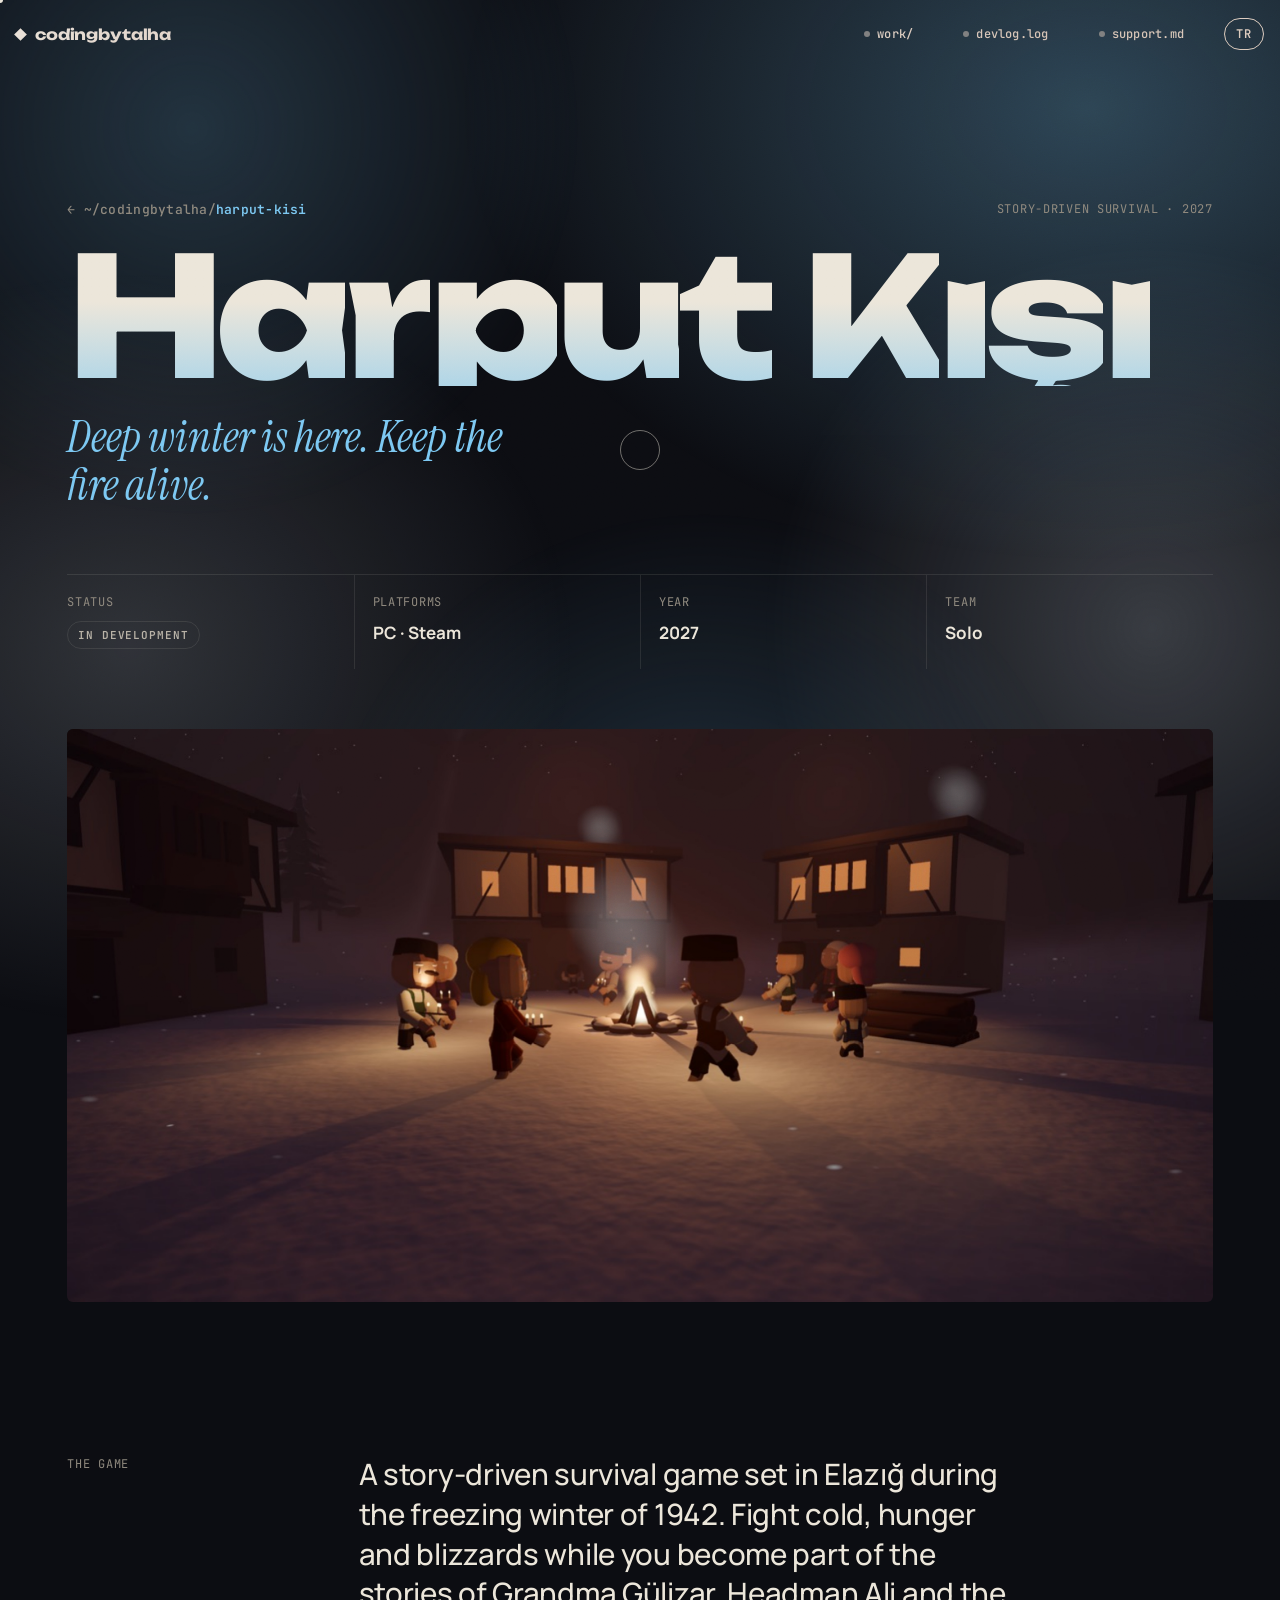
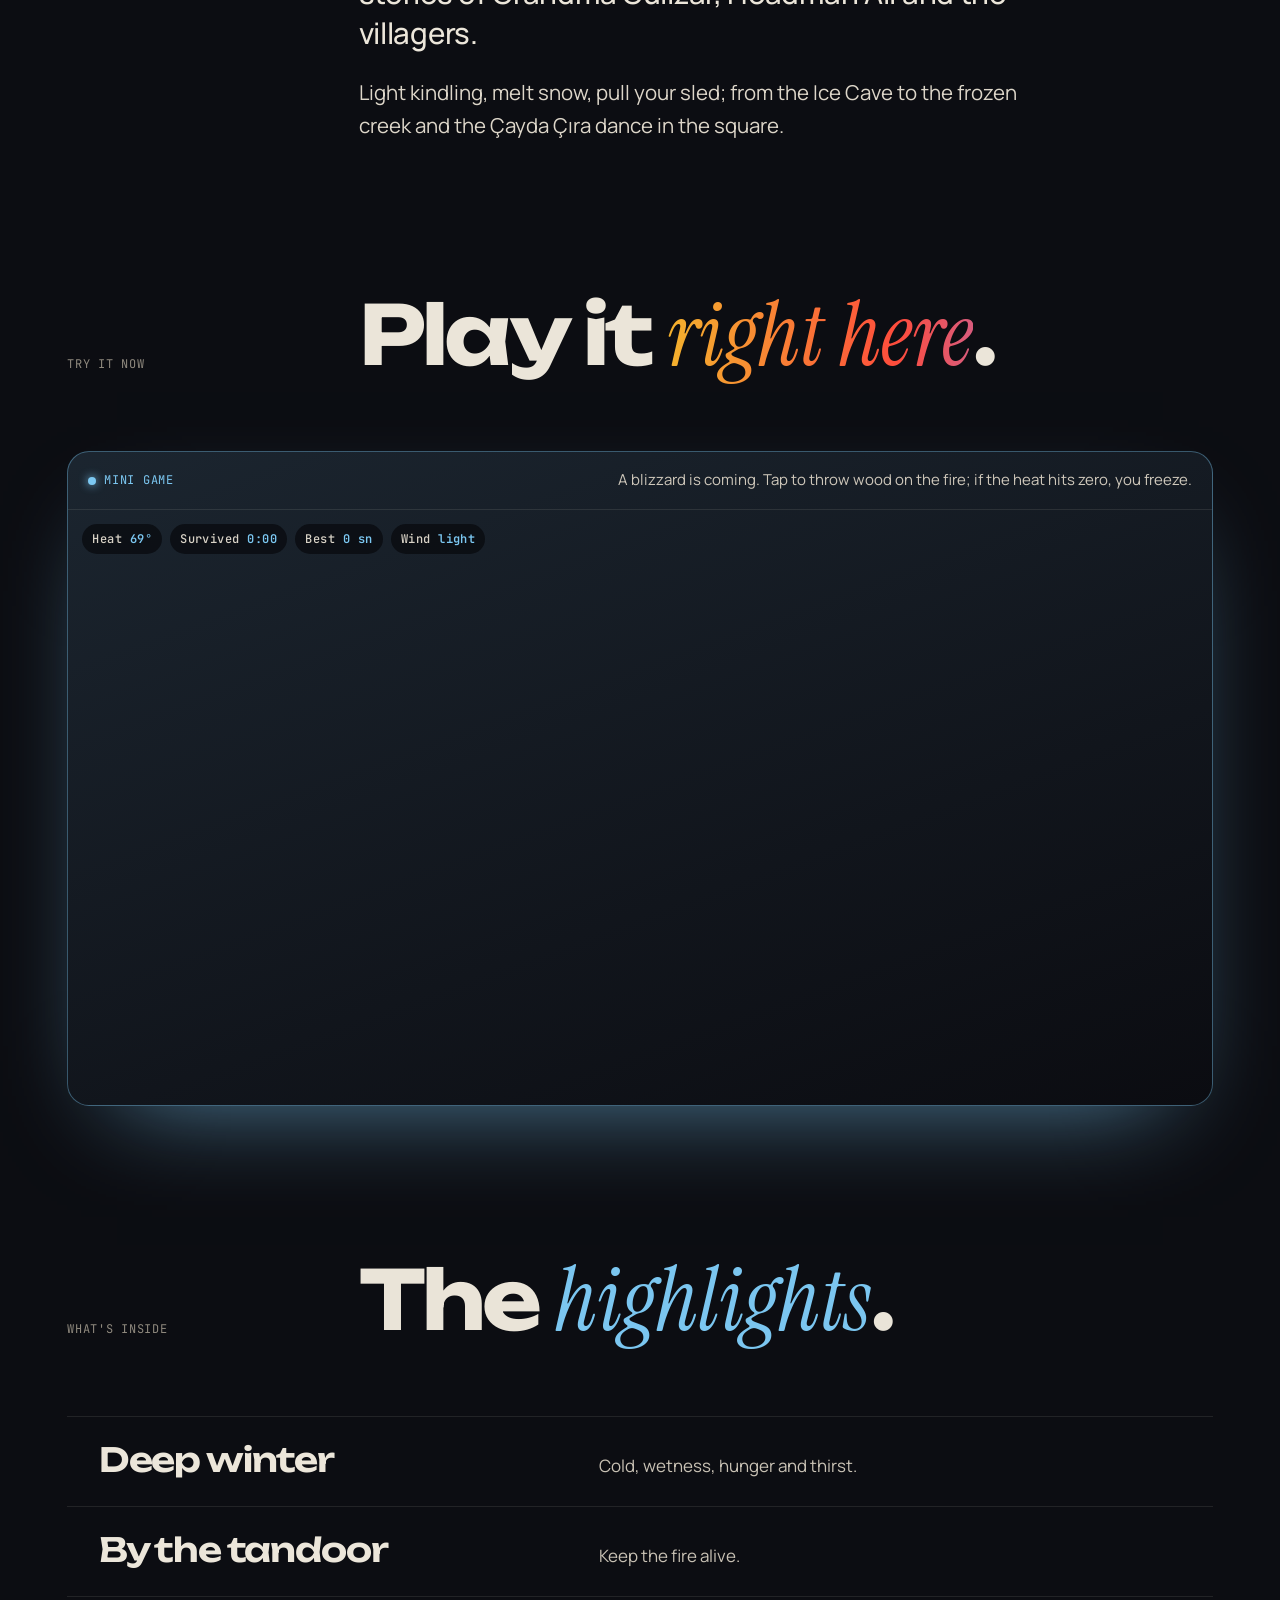
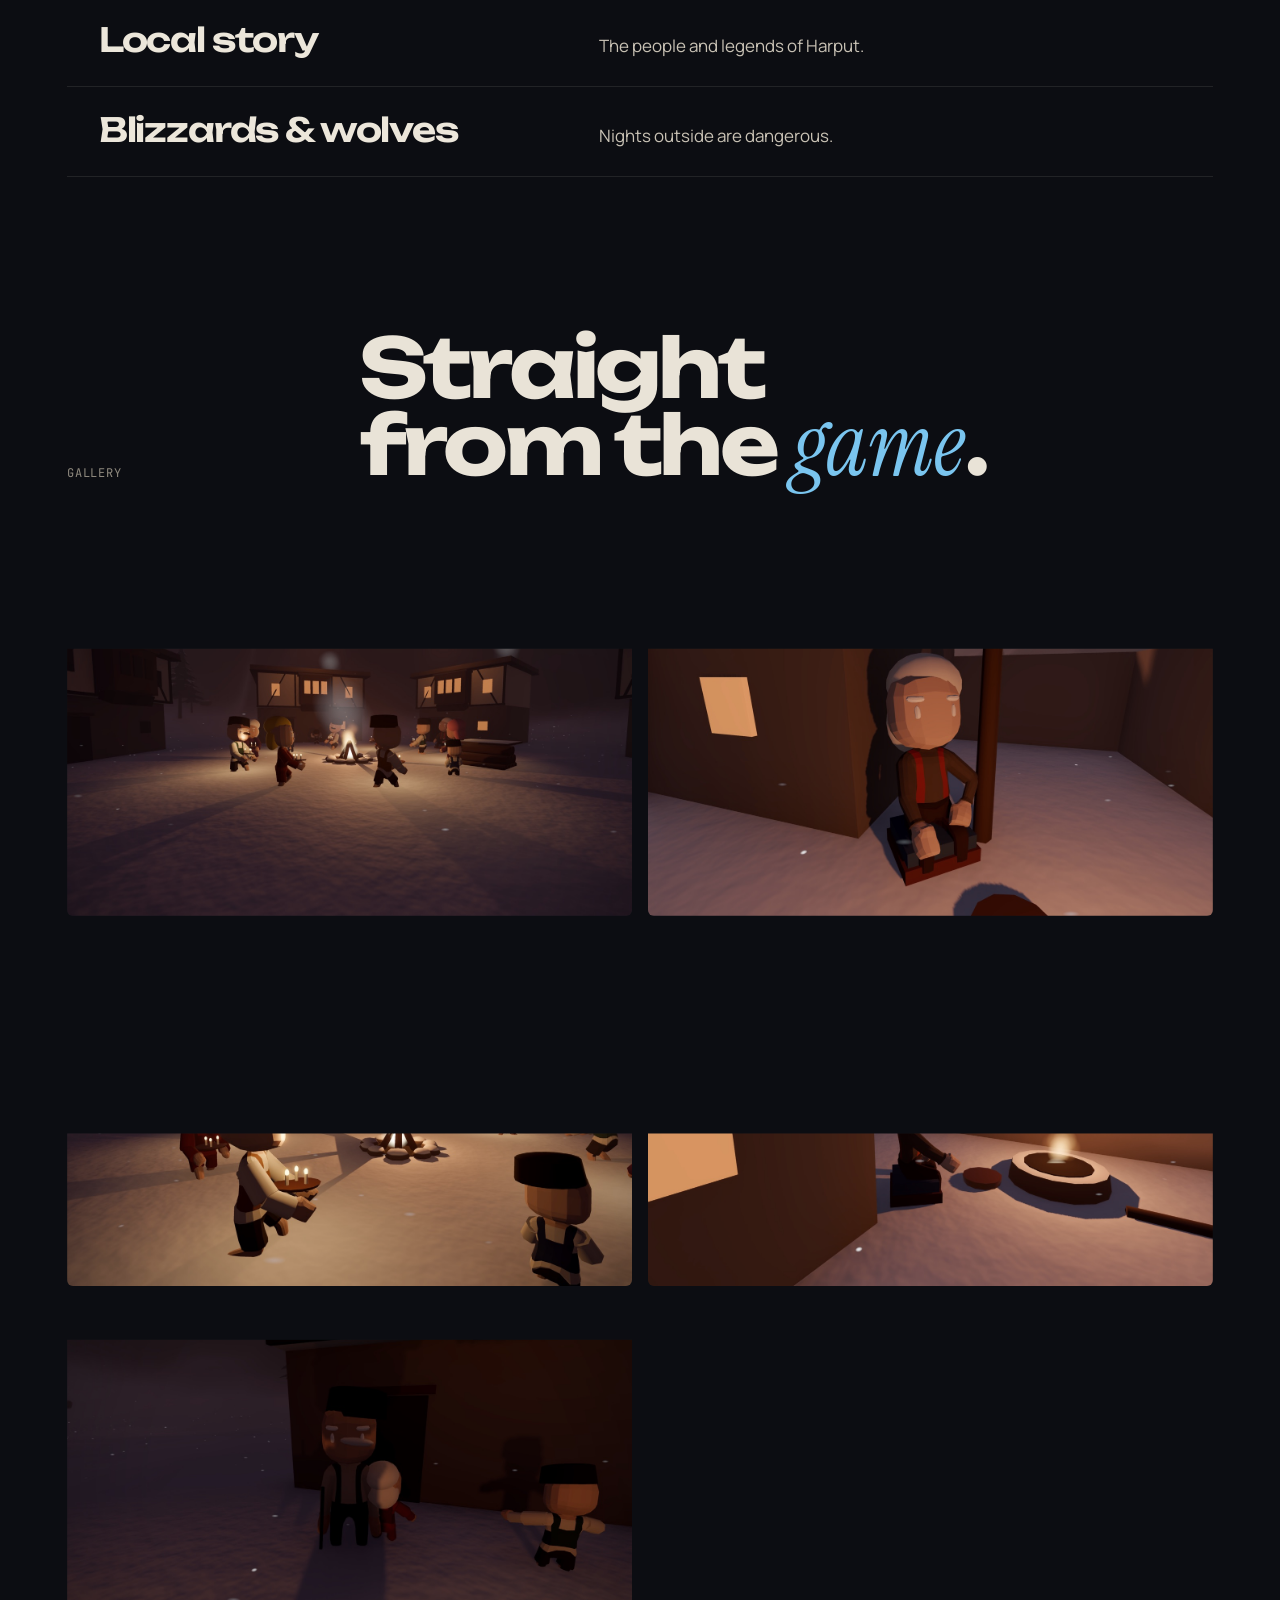
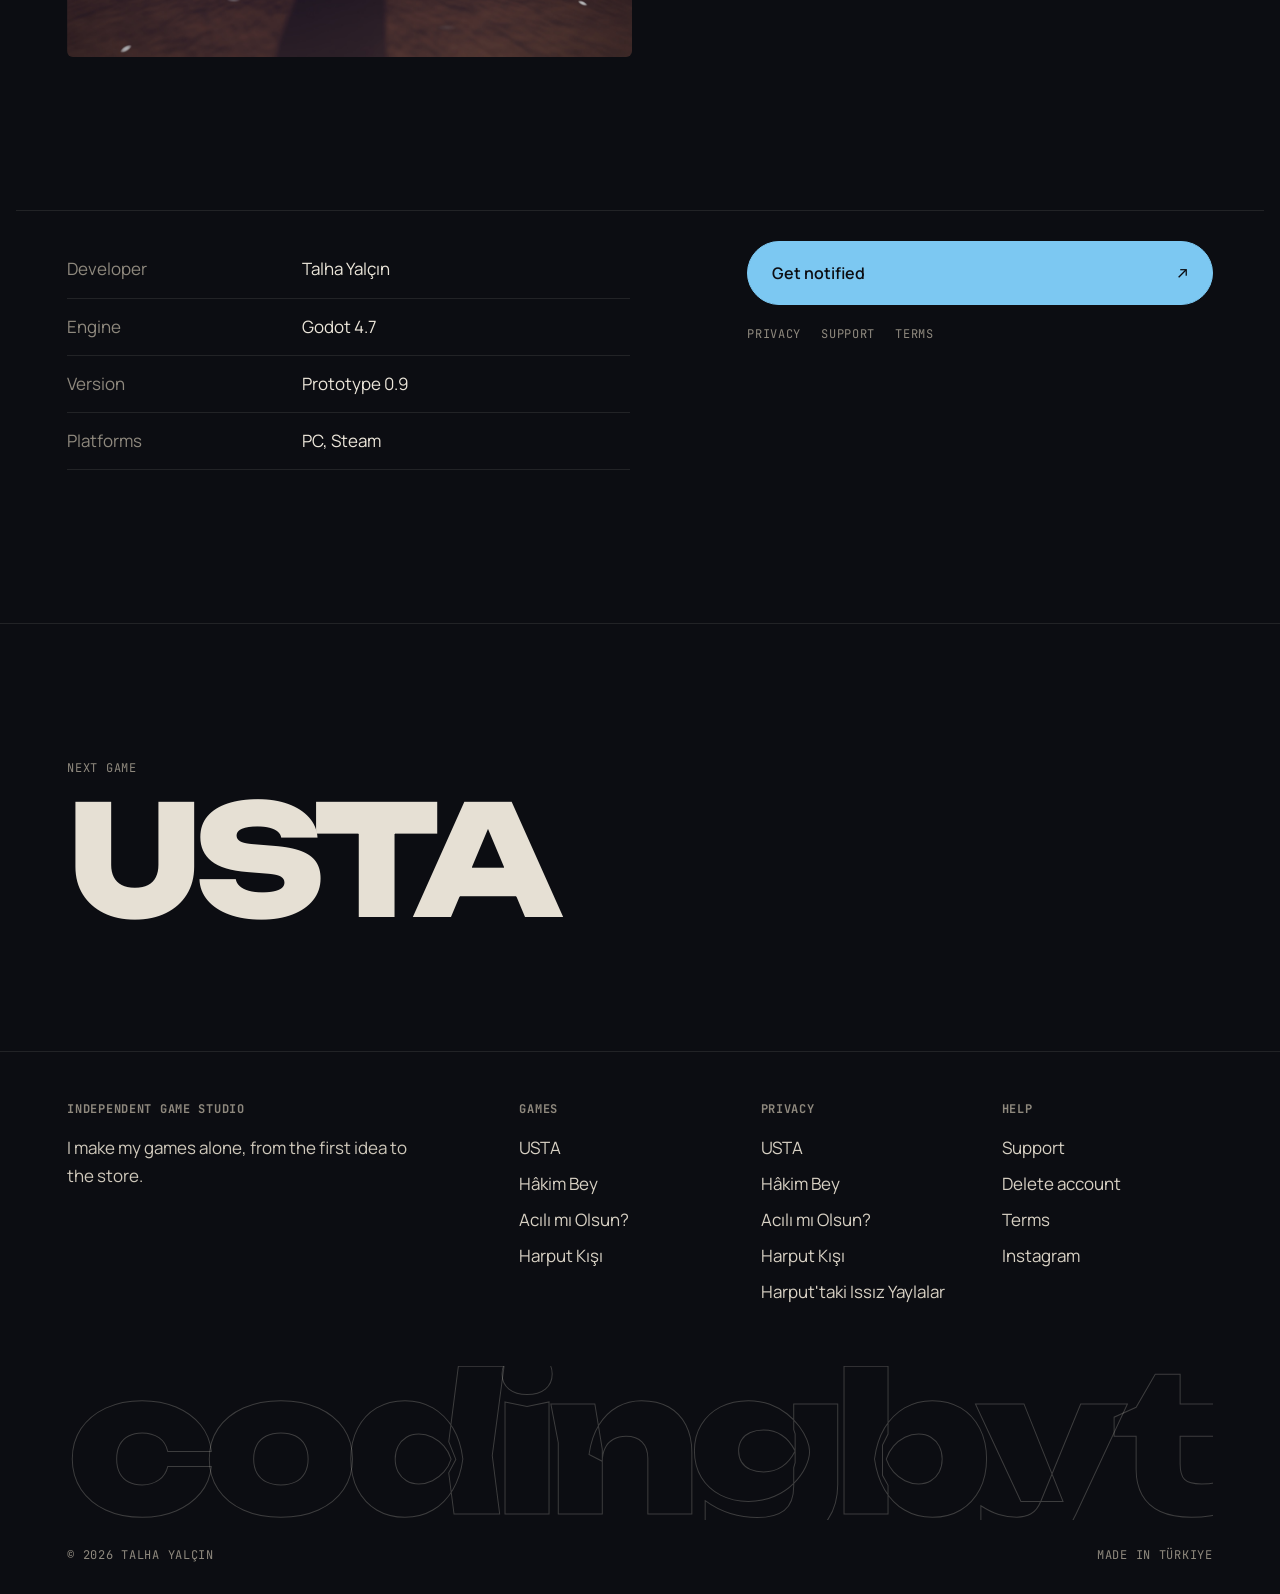
<file: codingbytalha-yukle/harput-kisi/index.html>
<!doctype html>
<html lang="tr" style="--vurgu:#7cc8f2;--vurgu2:#e9f4ff;--isik1:#7cc8f2;--isik2:#e9f4ff;--isik3:#7cc8f2">
<head>
<meta charset="utf-8">
<meta name="viewport" content="width=device-width, initial-scale=1, viewport-fit=cover">
<title>Harput Kışı · codingbytalha</title>
<meta name="description" content="Elazığ, 1942 zemheri. Tandırın ateşini söndürme.">
<meta property="og:title" content="Harput Kışı · codingbytalha">
<meta property="og:description" content="Elazığ, 1942 zemheri. Tandırın ateşini söndürme.">
<meta property="og:type" content="website">
<meta name="theme-color" content="#0c0d12">
<link rel="icon" href="../img/favicon.png">
<link rel="preconnect" href="https://fonts.googleapis.com">
<link rel="preconnect" href="https://fonts.gstatic.com" crossorigin>
<link rel="stylesheet" href="https://fonts.googleapis.com/css2?family=Unbounded:wght@400;600;700;800&family=Manrope:wght@400;500;600;700&family=JetBrains+Mono:wght@400;500;600&family=Instrument+Serif:ital@0;1&display=swap">
<link rel="stylesheet" href="../css/site.css">
</head>
<body>
<div class="isiklar" aria-hidden="true"><i></i><i></i><i></i></div>

<header class="ust">
  <a class="marka" href="../index.html" lang="en"><i></i>codingbytalha</a>
  <nav>
    <a class="sekme" href="../index.html#isler" lang="en"><span data-l="tr">işler/</span><span data-l="en">work/</span></a>
    <a class="sekme tel-gizle" href="../index.html#gunluk" lang="en"><span data-l="tr">günlük.log</span><span data-l="en">devlog.log</span></a>
    <a class="sekme tel-gizle" href="../destek.html" lang="en"><span data-l="tr">destek.md</span><span data-l="en">support.md</span></a>
    <button class="dil" type="button" aria-label="Dil / Language">EN</button>
  </nav>
</header>
<main>
<section class="oy-kahraman sar">
  <div class="genislik">
    <div class="oy-ust mono"><a class="oy-yol" href="../index.html#isler" lang="en">← ~/codingbytalha/<b>harput-kisi</b></a><span><span data-l="tr">Hikâyeli hayatta kalma</span><span data-l="en">Story-driven survival</span> · 2027</span></div>
    <h1 class="oy-ad harfli"><span class="satir"><span>Harput Kışı</span></span></h1>
    <p class="oy-manset"><span data-l="tr">Zemheri geldi. Ateş sönmesin.</span><span data-l="en">Deep winter is here. Keep the fire alive.</span></p>
    <div class="oy-meta">
      <div><span class="mono"><span data-l="tr">Durum</span><span data-l="en">Status</span></span><b><span class="rozet gelistiriliyor"><span data-l="tr">Geliştiriliyor</span><span data-l="en">In development</span></span></b></div>
      <div><span class="mono"><span data-l="tr">Platform</span><span data-l="en">Platforms</span></span><b>PC · Steam</b></div>
      <div><span class="mono"><span data-l="tr">Yıl</span><span data-l="en">Year</span></span><b>2027</b></div>
      <div><span class="mono"><span data-l="tr">Ekip</span><span data-l="en">Team</span></span><b><span data-l="tr">Tek kişi</span><span data-l="en">Solo</span></b></div>
    </div>
    <div class="oy-gorsel"><img src="../img/harput/e1.jpg" alt="Harput Kışı"></div>
  </div>
</section>
<section class="bolum sar">
  <div class="genislik anlati"><span class="mono"><span data-l="tr">Oyun</span><span data-l="en">The game</span></span><div class="metin" data-gor><p><span data-l="tr">Harput Kışı, 1942'nin dondurucu zemherisinde Elazığ'da geçen hikâyeli bir hayatta kalma oyunu. Soğuk, açlık ve tipiyle savaşırken Gülizar Nine'nin, Muhtar Ali'nin ve köylülerin hikâyesine ortak olursun.</span><span data-l="en">A story-driven survival game set in Elazığ during the freezing winter of 1942. Fight cold, hunger and blizzards while you become part of the stories of Grandma Gülizar, Headman Ali and the villagers.</span></p><p><span data-l="tr">Çıra yak, maşrapada kar erit, kızağını çek; Buzluk Mağarası'ndan donmuş dereye, köy meydanındaki Çayda Çıra halayına kadar.</span><span data-l="en">Light kindling, melt snow, pull your sled; from the Ice Cave to the frozen creek and the Çayda Çıra dance in the square.</span></p></div></div>
</section>

<section class="bolum sar" id="oyna" style="padding-top:0"><div class="genislik">
  <div class="bolum-bas"><span class="mono"><span data-l="tr">Hemen dene</span><span data-l="en">Try it now</span></span><h2><span data-l="tr">Burada <em class='renkli'>oyna</em>.</span><span data-l="en">Play it <em class='renkli'>right here</em>.</span></h2></div>
  <div class="oyna" data-oyun="harput-kisi"><div class="oyna-bas"><span class="mono"><span data-l="tr">Mini oyun</span><span data-l="en">Mini game</span></span><span class="oyna-ipucu"></span></div><div class="oyna-sahne"></div></div>
</div></section>
<section class="bolum sar" style="padding-top:0">
  <div class="genislik">
    <div class="bolum-bas"><span class="mono"><span data-l="tr">İçinde neler var</span><span data-l="en">What's inside</span></span><h2><span data-l="tr">Öne <em>çıkanlar</em>.</span><span data-l="en">The <em>highlights</em>.</span></h2></div>
    <div class="ozellik-liste"><div class="o"><h3><span data-l="tr">Zemheri</span><span data-l="en">Deep winter</span></h3><p><span data-l="tr">Soğuk, ıslanma, açlık ve susuzluk.</span><span data-l="en">Cold, wetness, hunger and thirst.</span></p></div><div class="o"><h3><span data-l="tr">Tandır başı</span><span data-l="en">By the tandoor</span></h3><p><span data-l="tr">Ateşi yaşat, sıcak kal.</span><span data-l="en">Keep the fire alive.</span></p></div><div class="o"><h3><span data-l="tr">Yerel hikâye</span><span data-l="en">Local story</span></h3><p><span data-l="tr">Harput'un insanları ve efsaneleri.</span><span data-l="en">The people and legends of Harput.</span></p></div><div class="o"><h3><span data-l="tr">Tipi ve kurtlar</span><span data-l="en">Blizzards & wolves</span></h3><p><span data-l="tr">Gece dışarısı tehlikeli.</span><span data-l="en">Nights outside are dangerous.</span></p></div></div>
  </div>
</section>


<section class="bolum sar" style="padding-top:0">
  <div class="genislik">
    <div class="bolum-bas"><span class="mono"><span data-l="tr">Galeri</span><span data-l="en">Gallery</span></span><h2><span data-l="tr">Oyundan <em>kareler</em>.</span><span data-l="en">Straight from the <em>game</em>.</span></h2></div>
    <div class="galeri"><button type="button" aria-label="Büyüt / Enlarge"><img src="../img/harput/e1.jpg" alt="Harput Kışı" loading="lazy"></button><button type="button" aria-label="Büyüt / Enlarge"><img src="../img/harput/e2.jpg" alt="Harput Kışı" loading="lazy"></button><button type="button" aria-label="Büyüt / Enlarge"><img src="../img/harput/e3.jpg" alt="Harput Kışı" loading="lazy"></button><button type="button" aria-label="Büyüt / Enlarge"><img src="../img/harput/e4.jpg" alt="Harput Kışı" loading="lazy"></button><button type="button" aria-label="Büyüt / Enlarge"><img src="../img/harput/e5.jpg" alt="Harput Kışı" loading="lazy"></button></div>
  </div>
</section>
<section class="bolum sar" style="padding-top:0">
  <div class="genislik bilgi-blok">
    <dl><dt><span data-l="tr">Geliştirici</span><span data-l="en">Developer</span></dt><dd>Talha Yalçın</dd><dt><span data-l="tr">Motor</span><span data-l="en">Engine</span></dt><dd>Godot 4.7</dd><dt><span data-l="tr">Sürüm</span><span data-l="en">Version</span></dt><dd><span data-l="tr">Prototip 0.9</span><span data-l="en">Prototype 0.9</span></dd><dt><span data-l="tr">Platform</span><span data-l="en">Platforms</span></dt><dd>PC, Steam</dd></dl>
    <div class="eylem"><a class="dugme dolu" href="https://instagram.com/codingbytalha" target="_blank" rel="noopener"><span data-l="tr">Çıkınca haber al</span><span data-l="en">Get notified</span><span class="ok">↗</span></a><div class="kucuk-linkler mono"><a href="gizlilik.html"><span data-l="tr">Gizlilik</span><span data-l="en">Privacy</span></a><a href="../destek.html"><span data-l="tr">Destek</span><span data-l="en">Support</span></a><a href="../sartlar.html"><span data-l="tr">Şartlar</span><span data-l="en">Terms</span></a></div></div>
  </div>
</section>
<a class="sonraki sar" href="../usta/index.html" data-imlec="Sıradaki" data-imlec-tr="Sıradaki" data-imlec-en="Next">
  <div class="genislik"><span class="mono"><span data-l="tr">Sıradaki oyun</span><span data-l="en">Next game</span></span><h2>USTA</h2></div>
  <img src="../img/usta/kapak_temiz.jpg" alt="">
</a>
</main>
<footer class="alt sar">
  <div class="genislik">
    <div class="alt-ic">
      <div>
        <h4 class="mono"><span data-l="tr">Bağımsız oyun stüdyosu</span><span data-l="en">Independent game studio</span></h4>
        <p style="color:#cfc8bb;max-width:36ch;margin:0"><span data-l="tr">Oyunlarımı fikirden mağazaya kadar tek başıma yapıyorum.</span><span data-l="en">I make my games alone, from the first idea to the store.</span></p>
      </div>
      <div><h4 class="mono"><span data-l="tr">Oyunlar</span><span data-l="en">Games</span></h4><ul><li><a href="../usta/index.html">USTA</a></li><li><a href="../hakim-bey/index.html">Hâkim Bey</a></li><li><a href="../acili-mi-olsun/index.html">Acılı mı Olsun?</a></li><li><a href="../harput-kisi/index.html">Harput Kışı</a></li></ul></div>
      <div><h4 class="mono"><span data-l="tr">Gizlilik</span><span data-l="en">Privacy</span></h4><ul><li><a href="../usta/gizlilik.html">USTA</a></li><li><a href="../hakim-bey/gizlilik.html">Hâkim Bey</a></li><li><a href="../acili-mi-olsun/gizlilik.html">Acılı mı Olsun?</a></li><li><a href="../harput-kisi/gizlilik.html">Harput Kışı</a></li><li><a href="../issiz-yaylalar/gizlilik.html">Harput'taki Issız Yaylalar</a></li></ul></div>
      <div><h4 class="mono"><span data-l="tr">Yardım</span><span data-l="en">Help</span></h4><ul>
        <li><a href="../destek.html"><span data-l="tr">Destek</span><span data-l="en">Support</span></a></li>
        <li><a href="../hesap-sil.html"><span data-l="tr">Hesap silme</span><span data-l="en">Delete account</span></a></li>
        <li><a href="../sartlar.html"><span data-l="tr">Kullanım şartları</span><span data-l="en">Terms</span></a></li>
        <li><a href="https://instagram.com/codingbytalha" target="_blank" rel="noopener">Instagram</a></li>
      </ul></div>
    </div>
    <div class="dev-alt" aria-hidden="true" lang="en">codingbytalha</div>
    <div class="telif mono"><span>© <span class="yil">2026</span> Talha Yalçın</span><span><span data-l="tr">Türkiye'de yapıldı</span><span data-l="en">Made in Türkiye</span></span></div>
  </div>
</footer>
<script src="../vendor/gsap.min.js"></script>
<script src="../vendor/ScrollTrigger.min.js"></script>
<script src="../vendor/lenis.min.js"></script>
<script src="../js/oyunlar.js"></script>
<script src="../js/site.js"></script>
</body>
</html>
</file>
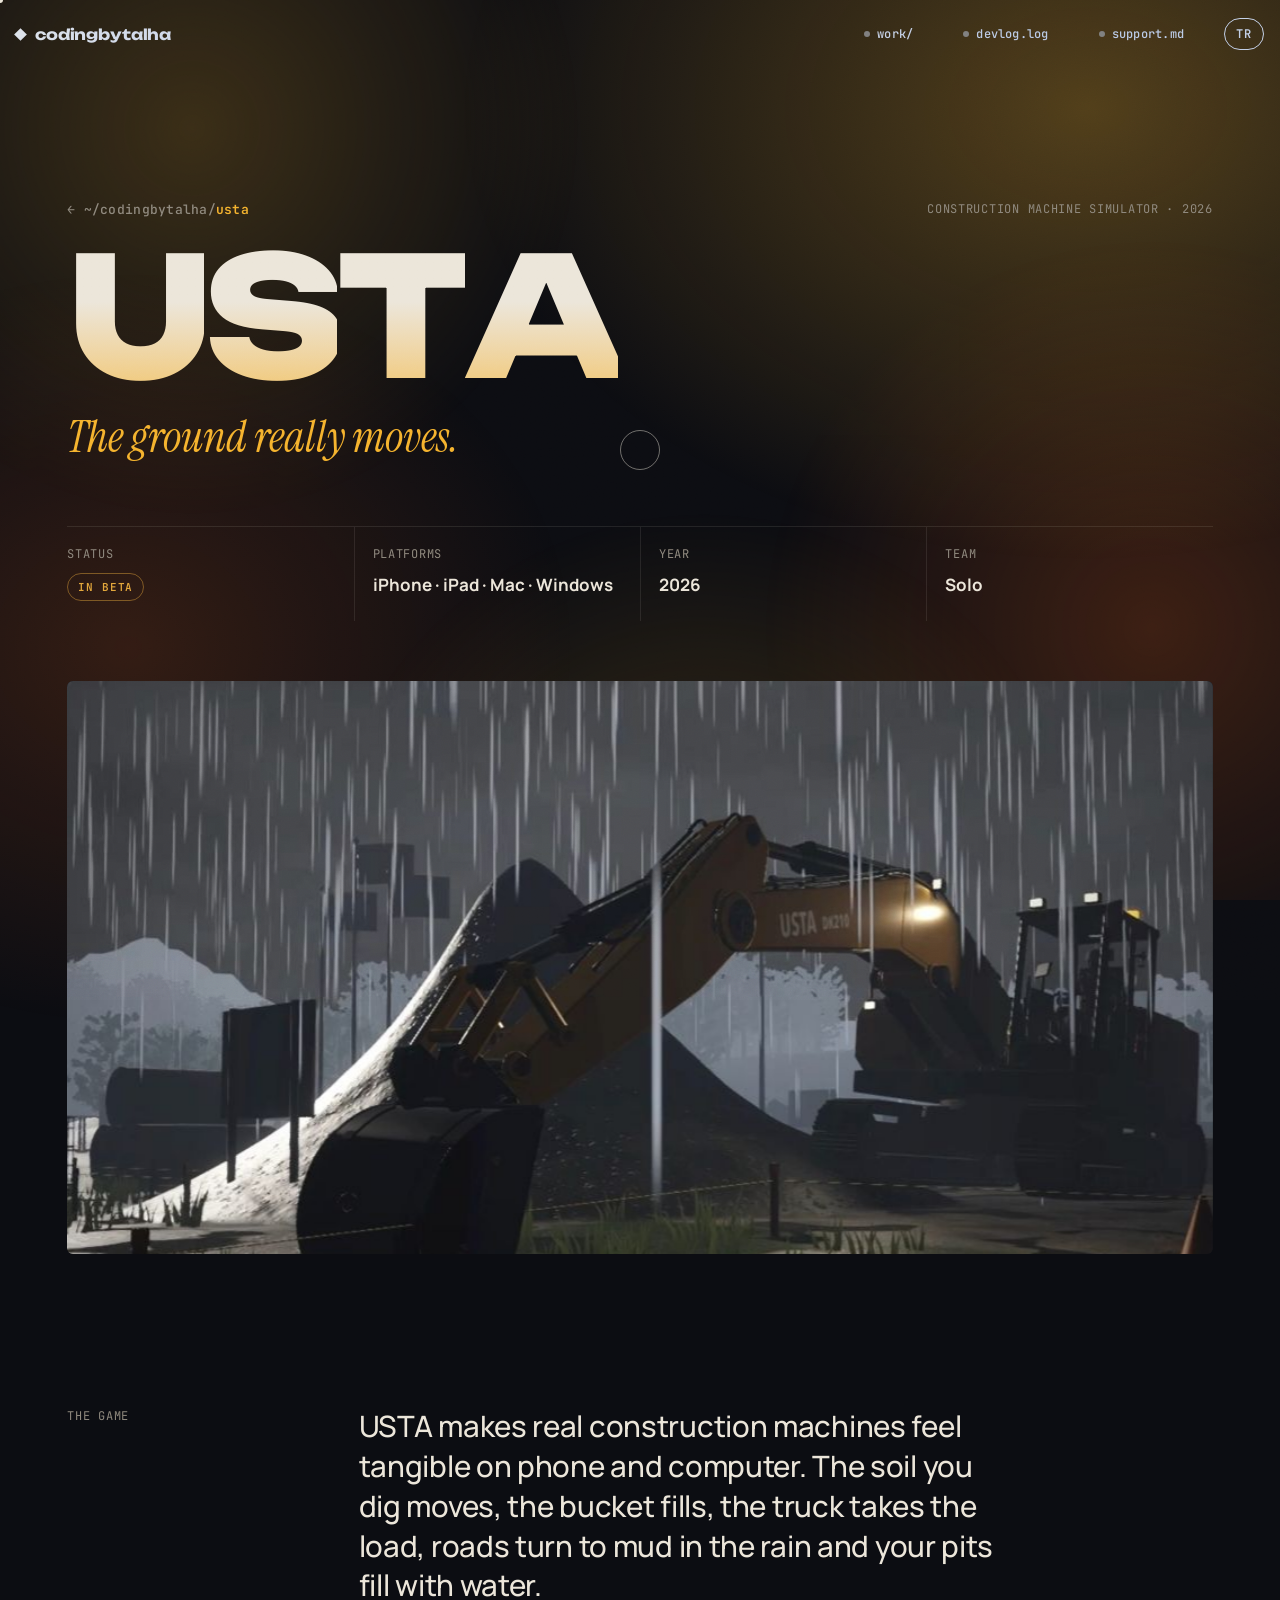
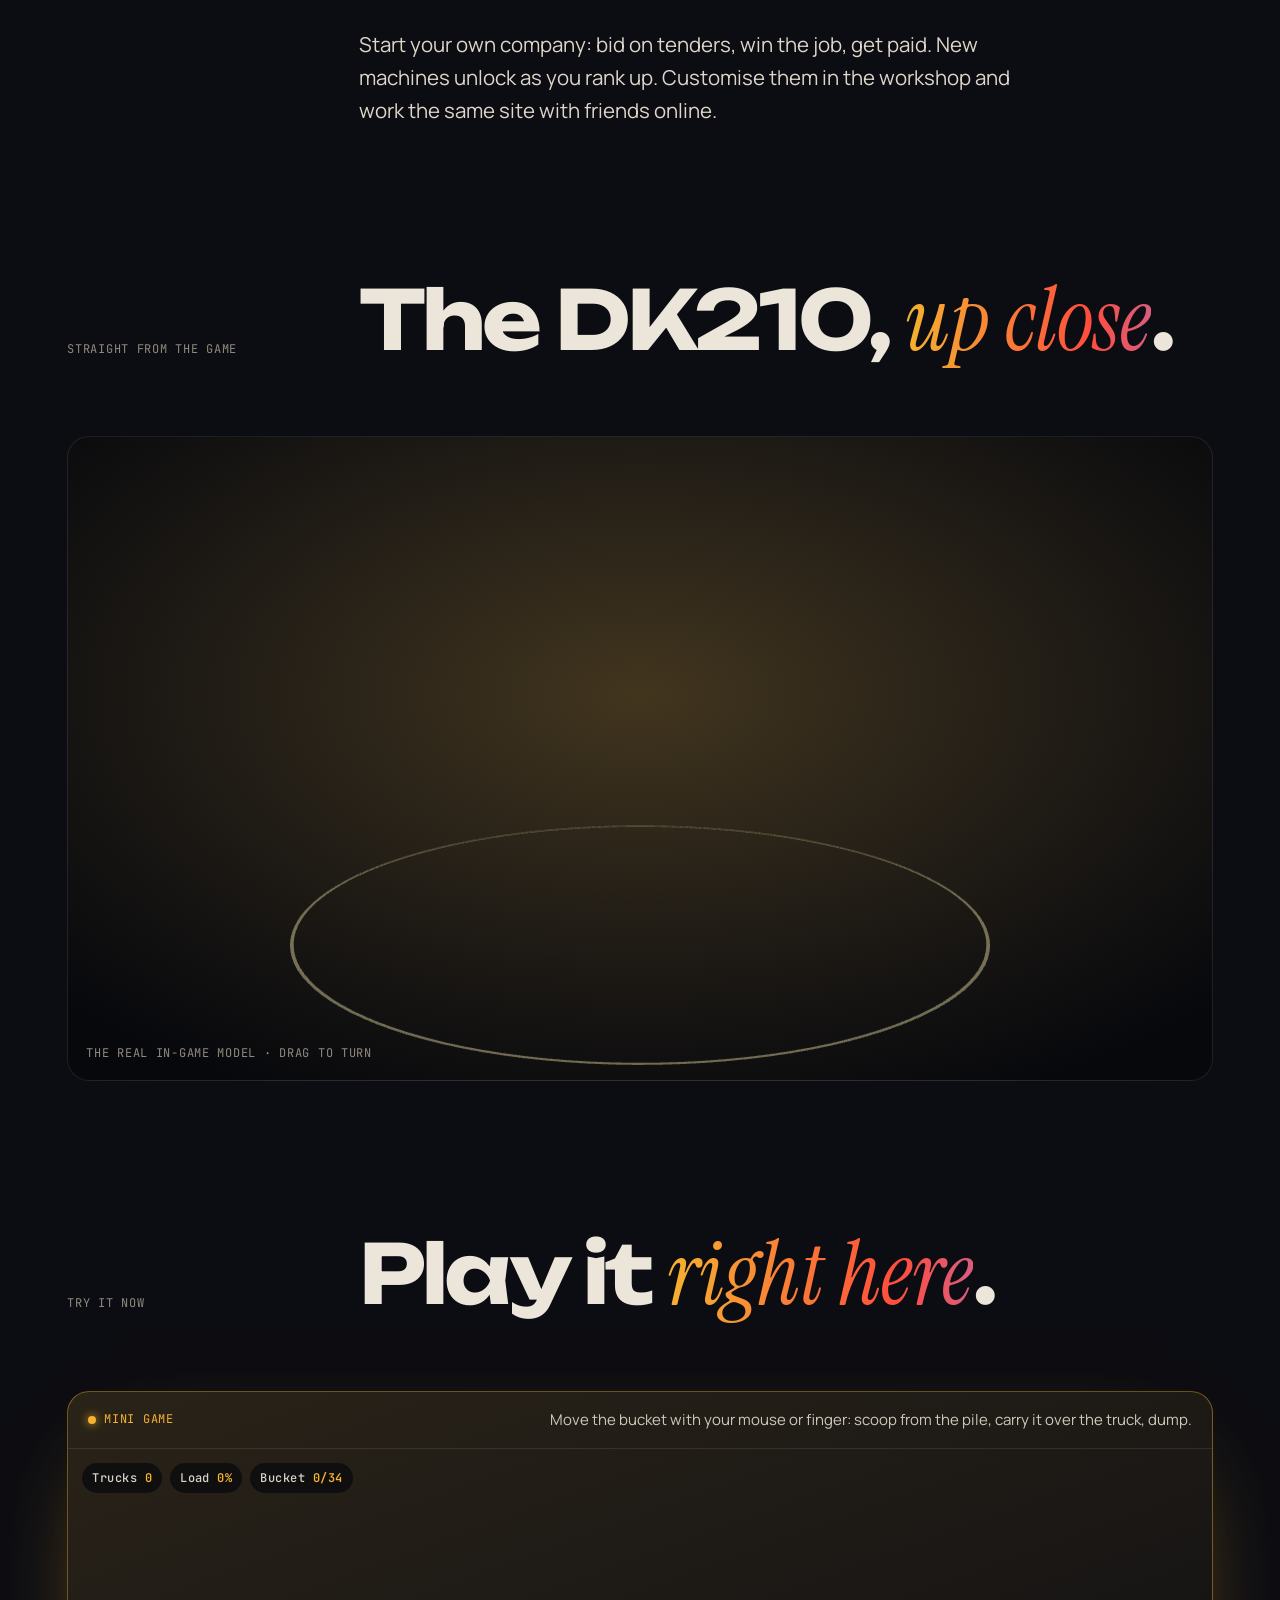
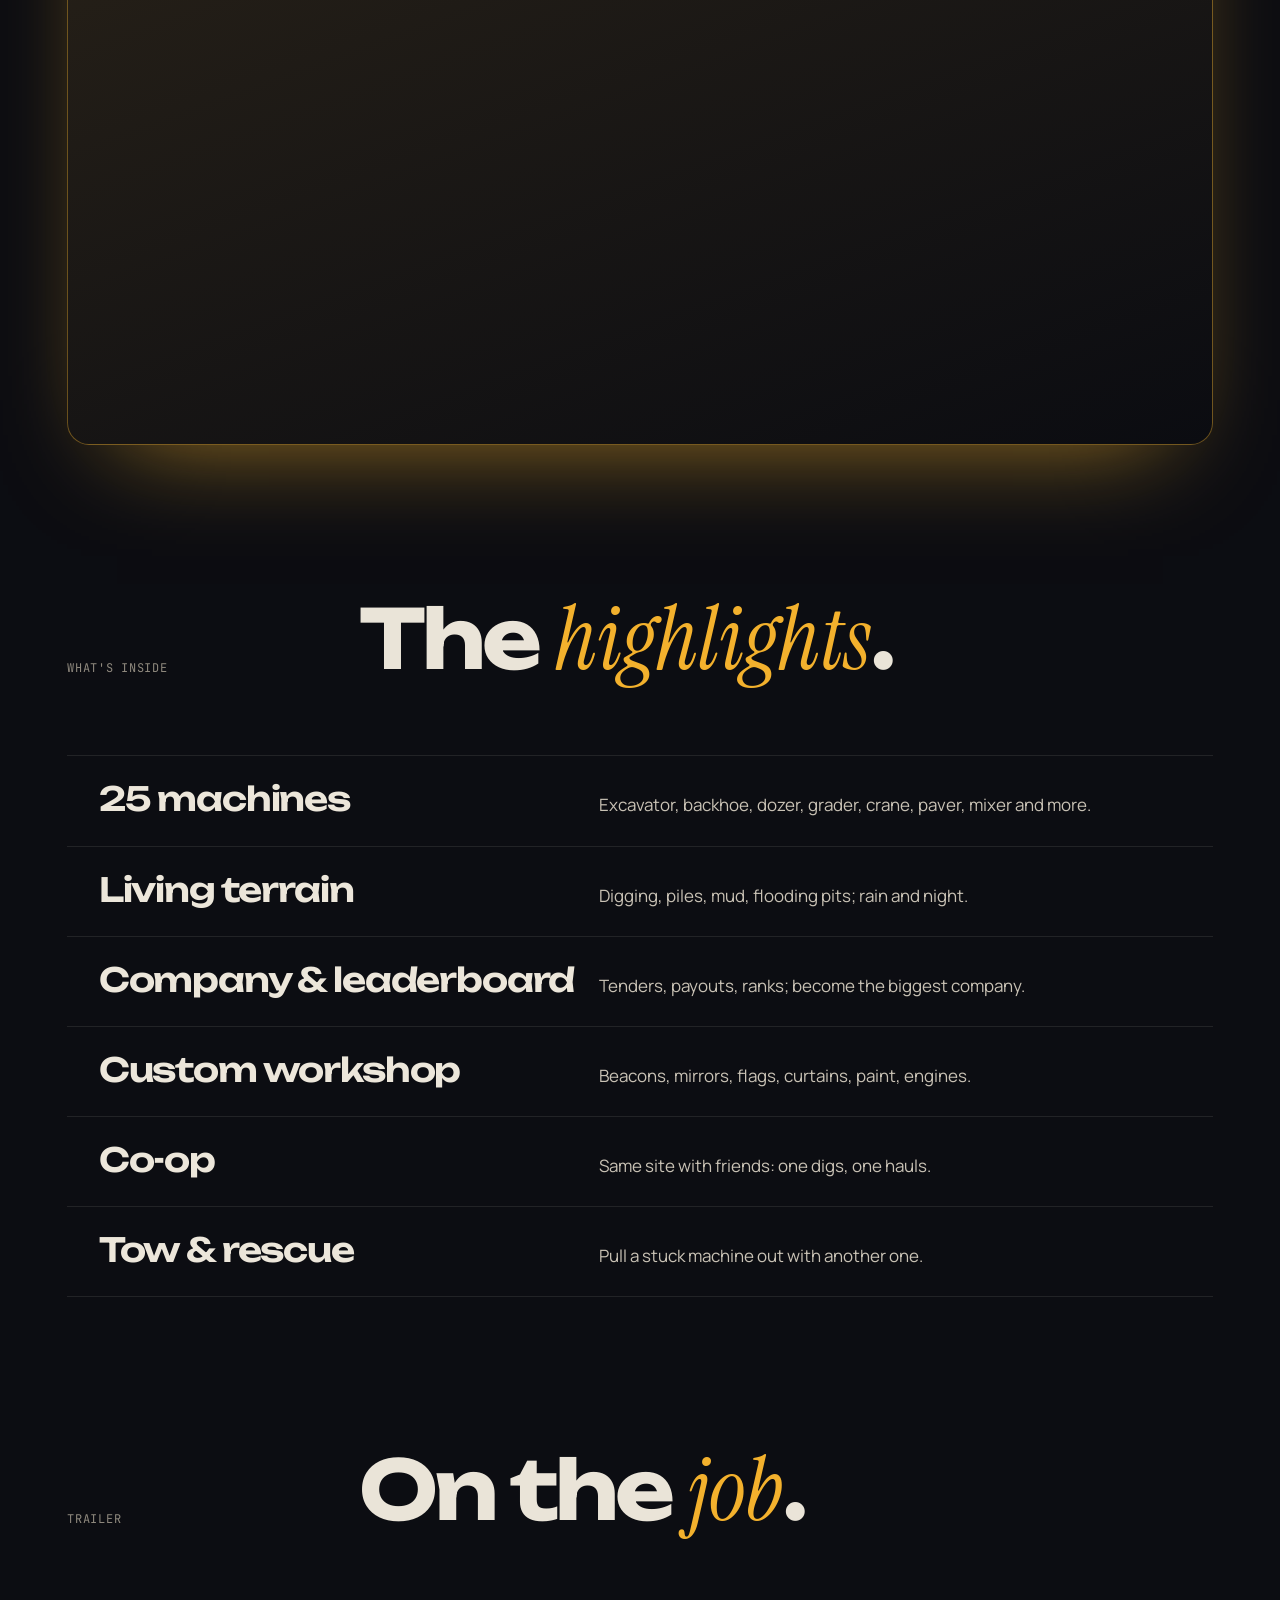
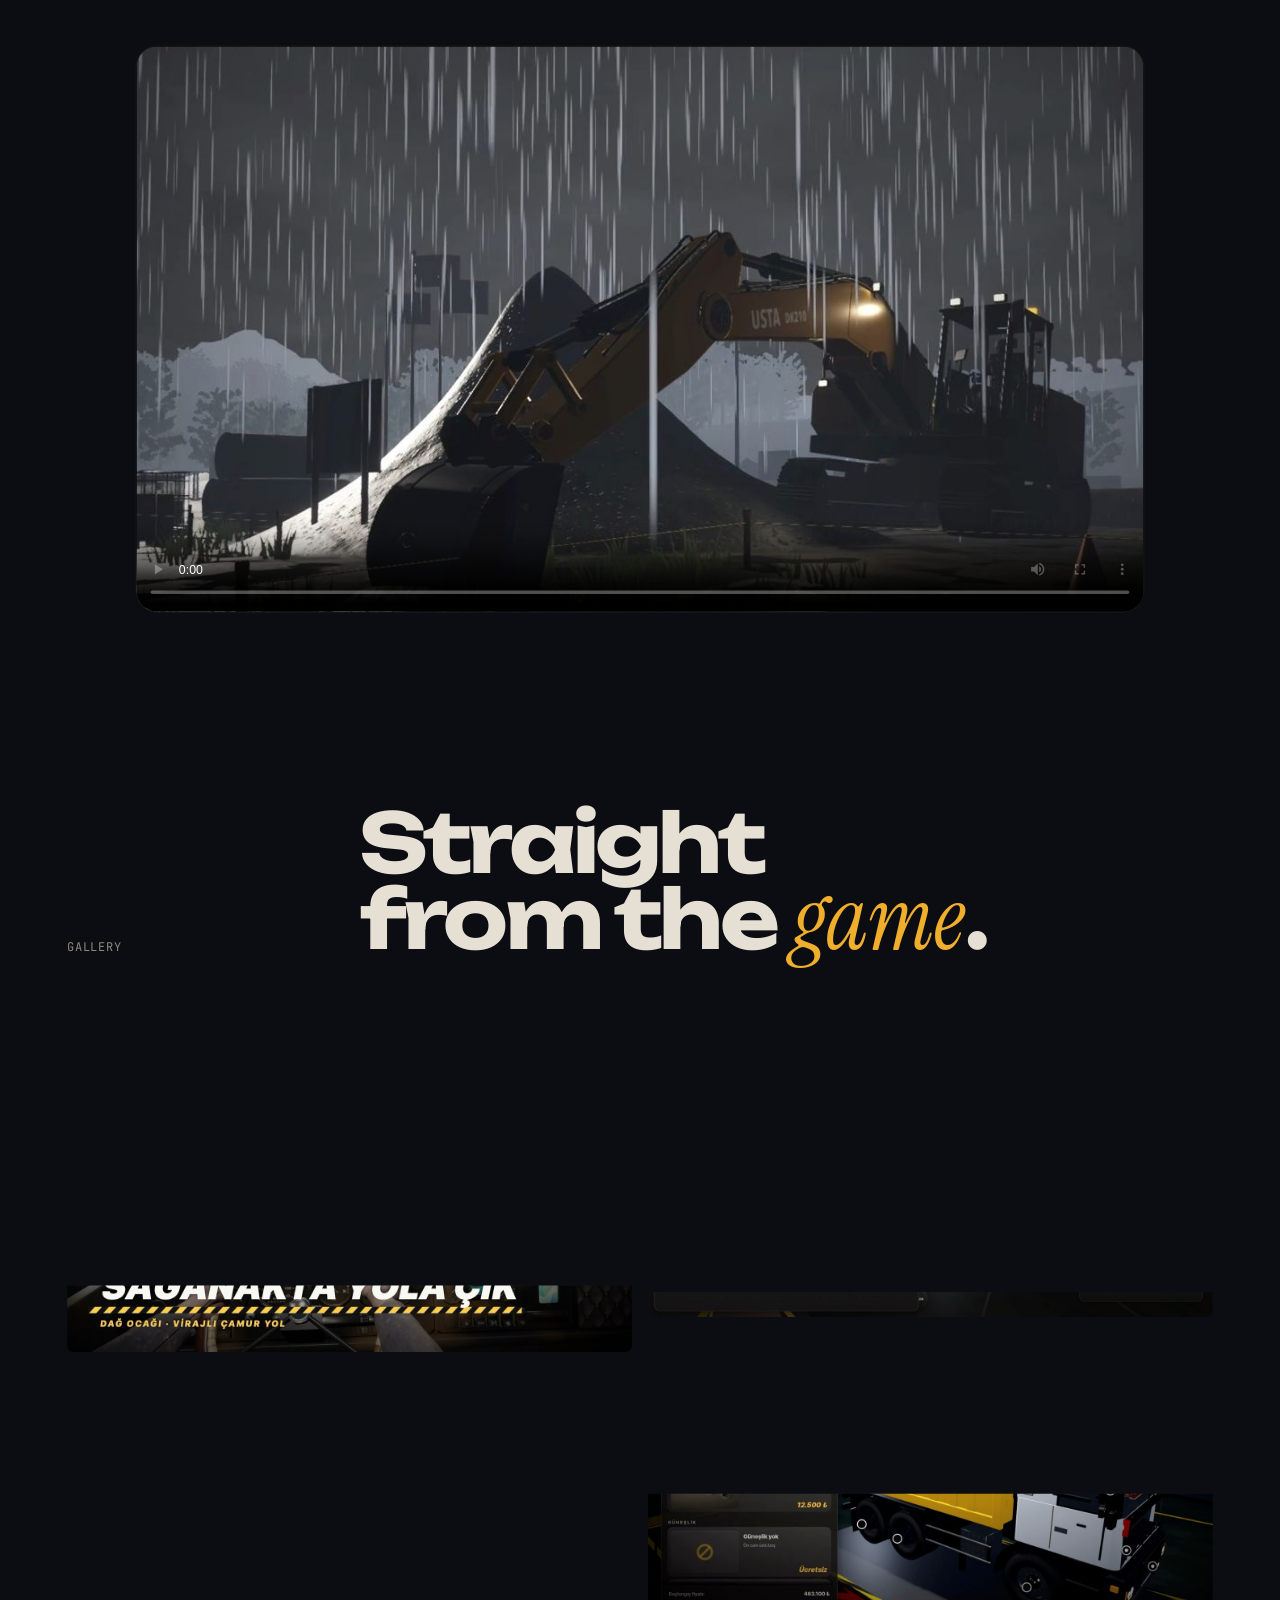
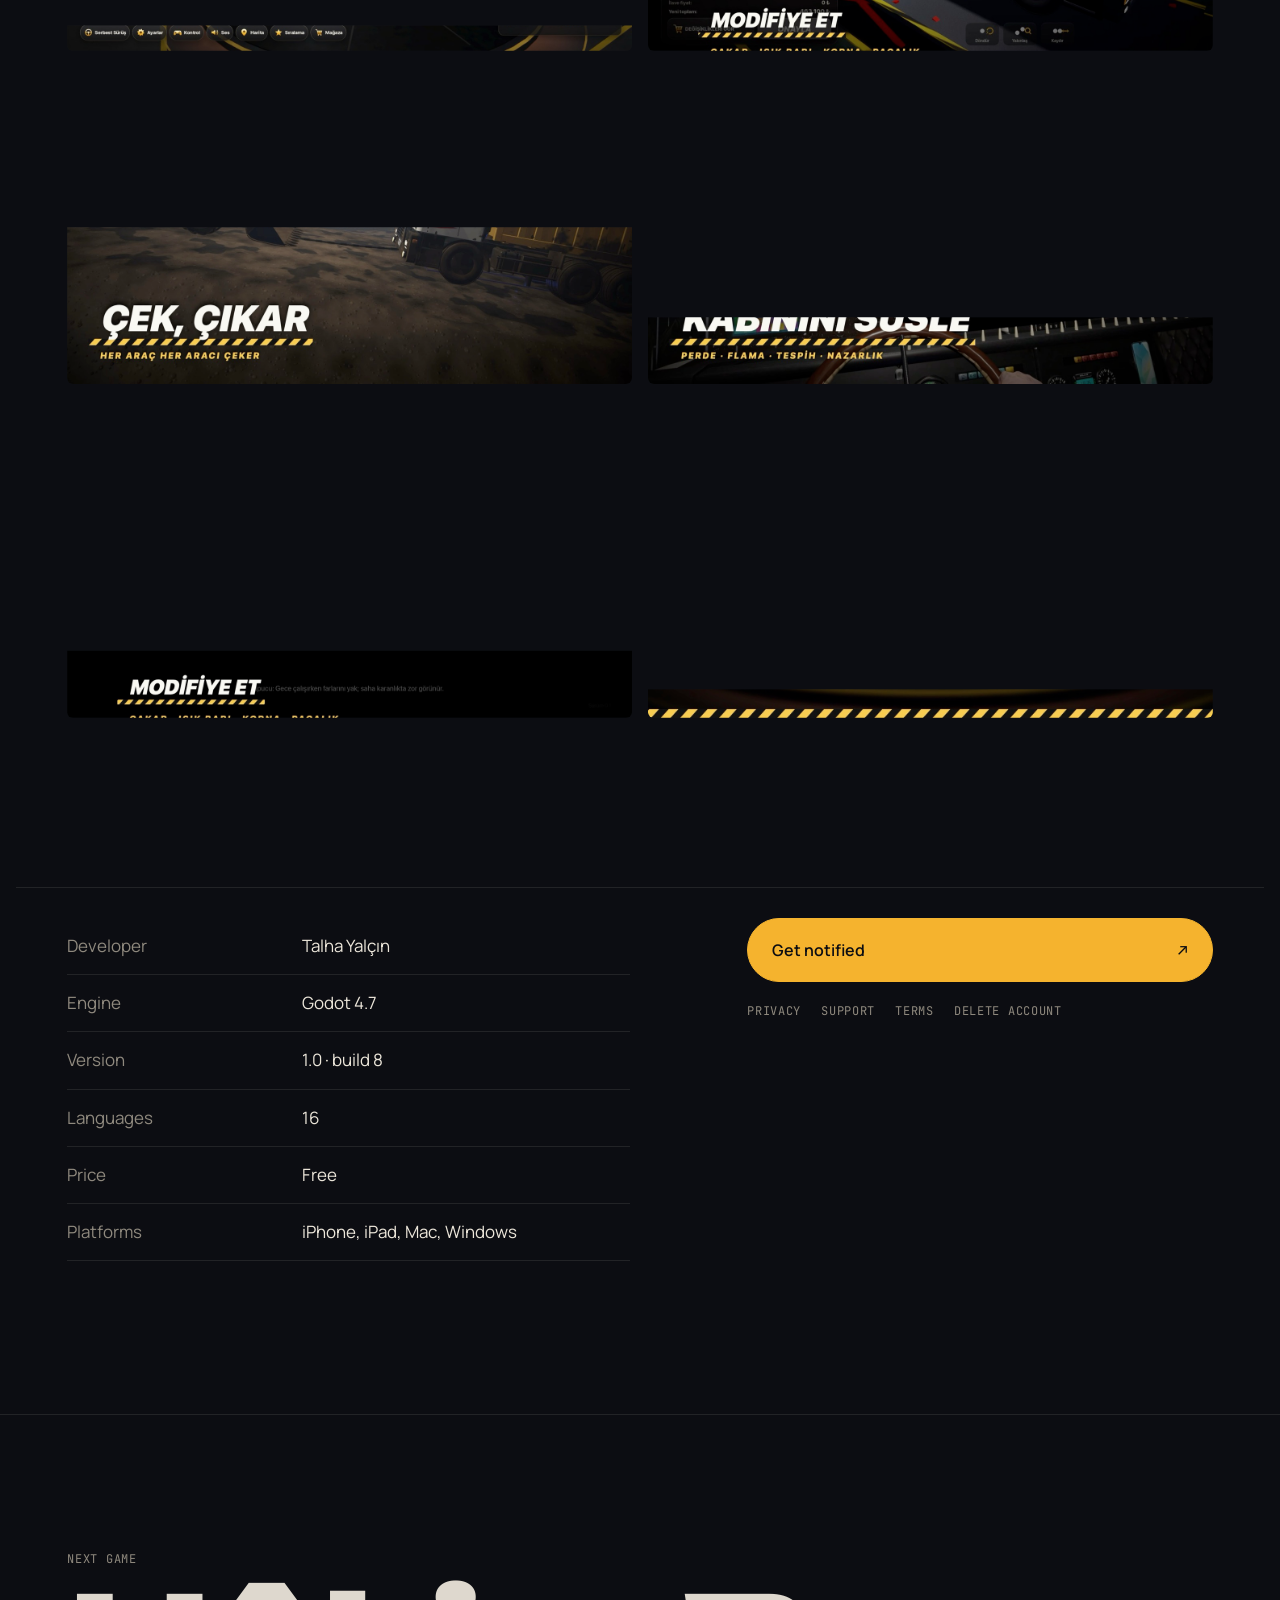
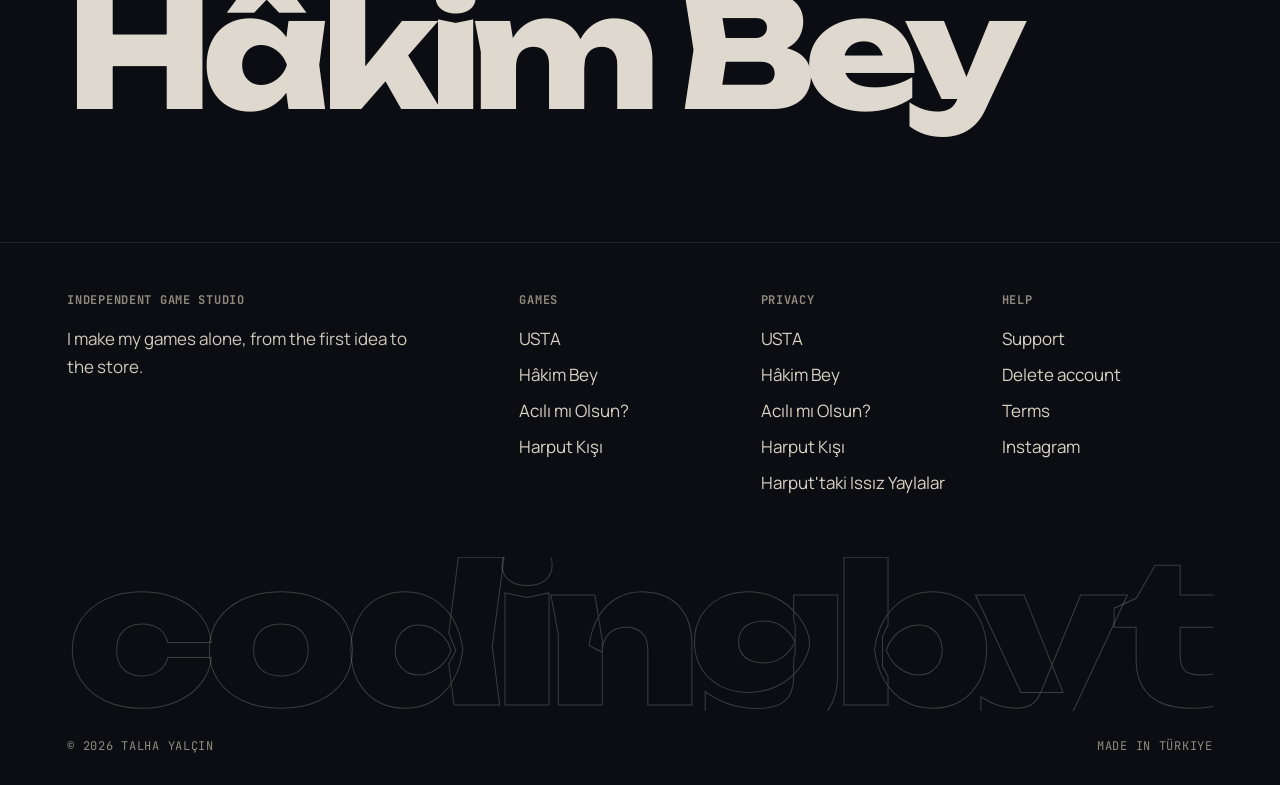
<file: codingbytalha-yukle/usta/index.html>
<!doctype html>
<html lang="tr" style="--vurgu:#f5b32e;--vurgu2:#ff6a1a;--isik1:#f5b32e;--isik2:#ff6a1a;--isik3:#f5b32e">
<head>
<meta charset="utf-8">
<meta name="viewport" content="width=device-width, initial-scale=1, viewport-fit=cover">
<title>USTA · codingbytalha</title>
<meta name="description" content="Kendi hafriyat şirketini kur: kaz, taşı, ihaleye gir, filonu büyüt.">
<meta property="og:title" content="USTA · codingbytalha">
<meta property="og:description" content="Kendi hafriyat şirketini kur: kaz, taşı, ihaleye gir, filonu büyüt.">
<meta property="og:type" content="website">
<meta name="theme-color" content="#0c0d12">
<link rel="icon" href="../img/favicon.png">
<link rel="preconnect" href="https://fonts.googleapis.com">
<link rel="preconnect" href="https://fonts.gstatic.com" crossorigin>
<link rel="stylesheet" href="https://fonts.googleapis.com/css2?family=Unbounded:wght@400;600;700;800&family=Manrope:wght@400;500;600;700&family=JetBrains+Mono:wght@400;500;600&family=Instrument+Serif:ital@0;1&display=swap">
<link rel="stylesheet" href="../css/site.css">
</head>
<body>
<div class="isiklar" aria-hidden="true"><i></i><i></i><i></i></div>

<header class="ust">
  <a class="marka" href="../index.html" lang="en"><i></i>codingbytalha</a>
  <nav>
    <a class="sekme" href="../index.html#isler" lang="en"><span data-l="tr">işler/</span><span data-l="en">work/</span></a>
    <a class="sekme tel-gizle" href="../index.html#gunluk" lang="en"><span data-l="tr">günlük.log</span><span data-l="en">devlog.log</span></a>
    <a class="sekme tel-gizle" href="../destek.html" lang="en"><span data-l="tr">destek.md</span><span data-l="en">support.md</span></a>
    <button class="dil" type="button" aria-label="Dil / Language">EN</button>
  </nav>
</header>
<main>
<section class="oy-kahraman sar">
  <div class="genislik">
    <div class="oy-ust mono"><a class="oy-yol" href="../index.html#isler" lang="en">← ~/codingbytalha/<b>usta</b></a><span><span data-l="tr">İş makinesi simülatörü</span><span data-l="en">Construction machine simulator</span> · 2026</span></div>
    <h1 class="oy-ad harfli"><span class="satir"><span>USTA</span></span></h1>
    <p class="oy-manset"><span data-l="tr">Toprak gerçekten yer değiştirir.</span><span data-l="en">The ground really moves.</span></p>
    <div class="oy-meta">
      <div><span class="mono"><span data-l="tr">Durum</span><span data-l="en">Status</span></span><b><span class="rozet yakinda"><span data-l="tr">Test sürümü</span><span data-l="en">In beta</span></span></b></div>
      <div><span class="mono"><span data-l="tr">Platform</span><span data-l="en">Platforms</span></span><b>iPhone · iPad · Mac · Windows</b></div>
      <div><span class="mono"><span data-l="tr">Yıl</span><span data-l="en">Year</span></span><b>2026</b></div>
      <div><span class="mono"><span data-l="tr">Ekip</span><span data-l="en">Team</span></span><b><span data-l="tr">Tek kişi</span><span data-l="en">Solo</span></b></div>
    </div>
    <div class="oy-gorsel"><img src="../img/usta/kapak_temiz.jpg" alt="USTA"></div>
  </div>
</section>
<section class="bolum sar">
  <div class="genislik anlati"><span class="mono"><span data-l="tr">Oyun</span><span data-l="en">The game</span></span><div class="metin" data-gor><p><span data-l="tr">USTA, gerçek iş makinelerini telefonda ve bilgisayarda elle tutulur hâle getiren bir simülatör. Kazdığın toprak yer değiştirir, kova dolar, kamyon yük alır, yağmurda yol çamura döner, kazdığın çukur suyla dolar.</span><span data-l="en">USTA makes real construction machines feel tangible on phone and computer. The soil you dig moves, the bucket fills, the truck takes the load, roads turn to mud in the rain and your pits fill with water.</span></p><p><span data-l="tr">Kendi şirketini kurarsın: ihalelere teklif verir, işi kazanır, hakedişini alırsın. Rütben yükseldikçe yeni makinelerin kilidi açılır. Atölyede çakar, ayna, bayrak, plaka, boya ve motorla makineni süsler; arkadaşlarınla aynı sahada birlikte çalışırsın.</span><span data-l="en">Start your own company: bid on tenders, win the job, get paid. New machines unlock as you rank up. Customise them in the workshop and work the same site with friends online.</span></p></div></div>
</section>
<section class="bolum sar" style="padding-top:0"><div class="genislik">
  <div class="bolum-bas"><span class="mono"><span data-l="tr">Oyundaki makine</span><span data-l="en">Straight from the game</span></span><h2><span data-l="tr">DK210, <em class='renkli'>yakından</em>.</span><span data-l="en">The DK210, <em class='renkli'>up close</em>.</span></h2></div>
  <div class="model3b"><canvas data-model="../model/dk210.glb" aria-label="DK210 ekskavatör 3B modeli"></canvas><span class="model-durum">0%</span>
    <span class="mono ipucu"><span data-l="tr">Oyundaki gerçek model · sürükle, çevir</span><span data-l="en">The real in-game model · drag to turn</span></span></div>
</div></section>
<section class="bolum sar" id="oyna" style="padding-top:0"><div class="genislik">
  <div class="bolum-bas"><span class="mono"><span data-l="tr">Hemen dene</span><span data-l="en">Try it now</span></span><h2><span data-l="tr">Burada <em class='renkli'>oyna</em>.</span><span data-l="en">Play it <em class='renkli'>right here</em>.</span></h2></div>
  <div class="oyna" data-oyun="usta"><div class="oyna-bas"><span class="mono"><span data-l="tr">Mini oyun</span><span data-l="en">Mini game</span></span><span class="oyna-ipucu"></span></div><div class="oyna-sahne"></div></div>
</div></section>
<section class="bolum sar" style="padding-top:0">
  <div class="genislik">
    <div class="bolum-bas"><span class="mono"><span data-l="tr">İçinde neler var</span><span data-l="en">What's inside</span></span><h2><span data-l="tr">Öne <em>çıkanlar</em>.</span><span data-l="en">The <em>highlights</em>.</span></h2></div>
    <div class="ozellik-liste"><div class="o"><h3><span data-l="tr">25 iş makinesi</span><span data-l="en">25 machines</span></h3><p><span data-l="tr">Ekskavatör, beko loder, dozer, greyder, vinç, finişer, mikser ve fazlası.</span><span data-l="en">Excavator, backhoe, dozer, grader, crane, paver, mixer and more.</span></p></div><div class="o"><h3><span data-l="tr">Yaşayan zemin</span><span data-l="en">Living terrain</span></h3><p><span data-l="tr">Kazı, yığın, çamur, su dolan çukurlar; yağmur ve gece.</span><span data-l="en">Digging, piles, mud, flooding pits; rain and night.</span></p></div><div class="o"><h3><span data-l="tr">Şirket ve sıralama</span><span data-l="en">Company & leaderboard</span></h3><p><span data-l="tr">İhaleler, hakediş, rütbe; Türkiye'nin en büyük şirketi ol.</span><span data-l="en">Tenders, payouts, ranks; become the biggest company.</span></p></div><div class="o"><h3><span data-l="tr">Modifiye atölyesi</span><span data-l="en">Custom workshop</span></h3><p><span data-l="tr">Çakar, ayna, bayrak, perde, tespih, boya, motor.</span><span data-l="en">Beacons, mirrors, flags, curtains, paint, engines.</span></p></div><div class="o"><h3><span data-l="tr">Birlikte çalış</span><span data-l="en">Co-op</span></h3><p><span data-l="tr">Arkadaşınla aynı sahada: biri kazar, öteki taşır.</span><span data-l="en">Same site with friends: one digs, one hauls.</span></p></div><div class="o"><h3><span data-l="tr">Zincirle kurtar</span><span data-l="en">Tow & rescue</span></h3><p><span data-l="tr">Saplanan makineyi başka makineyle zincirle çek.</span><span data-l="en">Pull a stuck machine out with another one.</span></p></div></div>
  </div>
</section>
<section class="bolum sar" style="padding-top:0"><div class="genislik">
  <div class="bolum-bas"><span class="mono"><span data-l="tr">Fragman</span><span data-l="en">Trailer</span></span><h2><span data-l="tr">İş <em>başında</em>.</span><span data-l="en">On the <em>job</em>.</span></h2></div>
  <div class="video-cerceve"><video src="../video/usta.mp4" poster="../img/usta/kapak_temiz.jpg" controls playsinline preload="metadata"></video></div>
</div></section>

<section class="bolum sar" style="padding-top:0">
  <div class="genislik">
    <div class="bolum-bas"><span class="mono"><span data-l="tr">Galeri</span><span data-l="en">Gallery</span></span><h2><span data-l="tr">Oyundan <em>kareler</em>.</span><span data-l="en">Straight from the <em>game</em>.</span></h2></div>
    <div class="galeri"><button type="button" aria-label="Büyüt / Enlarge"><img src="../img/usta/f1.jpg" alt="USTA" loading="lazy"></button><button type="button" aria-label="Büyüt / Enlarge"><img src="../img/usta/menu.jpg" alt="USTA" loading="lazy"></button><button type="button" aria-label="Büyüt / Enlarge"><img src="../img/usta/f3.jpg" alt="USTA" loading="lazy"></button><button type="button" aria-label="Büyüt / Enlarge"><img src="../img/usta/f5.jpg" alt="USTA" loading="lazy"></button><button type="button" aria-label="Büyüt / Enlarge"><img src="../img/usta/filo.jpg" alt="USTA" loading="lazy"></button><button type="button" aria-label="Büyüt / Enlarge"><img src="../img/usta/f6.jpg" alt="USTA" loading="lazy"></button><button type="button" aria-label="Büyüt / Enlarge"><img src="../img/usta/f7.jpg" alt="USTA" loading="lazy"></button><button type="button" aria-label="Büyüt / Enlarge"><img src="../img/usta/f8.jpg" alt="USTA" loading="lazy"></button></div>
  </div>
</section>
<section class="bolum sar" style="padding-top:0">
  <div class="genislik bilgi-blok">
    <dl><dt><span data-l="tr">Geliştirici</span><span data-l="en">Developer</span></dt><dd>Talha Yalçın</dd><dt><span data-l="tr">Motor</span><span data-l="en">Engine</span></dt><dd>Godot 4.7</dd><dt><span data-l="tr">Sürüm</span><span data-l="en">Version</span></dt><dd>1.0 · build 8</dd><dt><span data-l="tr">Diller</span><span data-l="en">Languages</span></dt><dd>16</dd><dt><span data-l="tr">Fiyat</span><span data-l="en">Price</span></dt><dd><span data-l="tr">Ücretsiz</span><span data-l="en">Free</span></dd><dt><span data-l="tr">Platform</span><span data-l="en">Platforms</span></dt><dd>iPhone, iPad, Mac, Windows</dd></dl>
    <div class="eylem"><a class="dugme dolu" href="https://instagram.com/codingbytalha" target="_blank" rel="noopener"><span data-l="tr">Çıkınca haber al</span><span data-l="en">Get notified</span><span class="ok">↗</span></a><div class="kucuk-linkler mono"><a href="gizlilik.html"><span data-l="tr">Gizlilik</span><span data-l="en">Privacy</span></a><a href="../destek.html"><span data-l="tr">Destek</span><span data-l="en">Support</span></a><a href="../sartlar.html"><span data-l="tr">Şartlar</span><span data-l="en">Terms</span></a><a href="../hesap-sil.html"><span data-l="tr">Hesap silme</span><span data-l="en">Delete account</span></a></div></div>
  </div>
</section>
<a class="sonraki sar" href="../hakim-bey/index.html" data-imlec="Sıradaki" data-imlec-tr="Sıradaki" data-imlec-en="Next">
  <div class="genislik"><span class="mono"><span data-l="tr">Sıradaki oyun</span><span data-l="en">Next game</span></span><h2>Hâkim Bey</h2></div>
  <img src="../img/hakim/kapak.jpg" alt="">
</a>
</main>
<footer class="alt sar">
  <div class="genislik">
    <div class="alt-ic">
      <div>
        <h4 class="mono"><span data-l="tr">Bağımsız oyun stüdyosu</span><span data-l="en">Independent game studio</span></h4>
        <p style="color:#cfc8bb;max-width:36ch;margin:0"><span data-l="tr">Oyunlarımı fikirden mağazaya kadar tek başıma yapıyorum.</span><span data-l="en">I make my games alone, from the first idea to the store.</span></p>
      </div>
      <div><h4 class="mono"><span data-l="tr">Oyunlar</span><span data-l="en">Games</span></h4><ul><li><a href="../usta/index.html">USTA</a></li><li><a href="../hakim-bey/index.html">Hâkim Bey</a></li><li><a href="../acili-mi-olsun/index.html">Acılı mı Olsun?</a></li><li><a href="../harput-kisi/index.html">Harput Kışı</a></li></ul></div>
      <div><h4 class="mono"><span data-l="tr">Gizlilik</span><span data-l="en">Privacy</span></h4><ul><li><a href="../usta/gizlilik.html">USTA</a></li><li><a href="../hakim-bey/gizlilik.html">Hâkim Bey</a></li><li><a href="../acili-mi-olsun/gizlilik.html">Acılı mı Olsun?</a></li><li><a href="../harput-kisi/gizlilik.html">Harput Kışı</a></li><li><a href="../issiz-yaylalar/gizlilik.html">Harput'taki Issız Yaylalar</a></li></ul></div>
      <div><h4 class="mono"><span data-l="tr">Yardım</span><span data-l="en">Help</span></h4><ul>
        <li><a href="../destek.html"><span data-l="tr">Destek</span><span data-l="en">Support</span></a></li>
        <li><a href="../hesap-sil.html"><span data-l="tr">Hesap silme</span><span data-l="en">Delete account</span></a></li>
        <li><a href="../sartlar.html"><span data-l="tr">Kullanım şartları</span><span data-l="en">Terms</span></a></li>
        <li><a href="https://instagram.com/codingbytalha" target="_blank" rel="noopener">Instagram</a></li>
      </ul></div>
    </div>
    <div class="dev-alt" aria-hidden="true" lang="en">codingbytalha</div>
    <div class="telif mono"><span>© <span class="yil">2026</span> Talha Yalçın</span><span><span data-l="tr">Türkiye'de yapıldı</span><span data-l="en">Made in Türkiye</span></span></div>
  </div>
</footer>
<script src="../vendor/gsap.min.js"></script>
<script src="../vendor/ScrollTrigger.min.js"></script>
<script src="../vendor/lenis.min.js"></script>
<script src="../vendor/three.min.js"></script>
<script src="../vendor/GLTFLoader.js"></script>
<script src="../js/model.js"></script>
<script src="../js/oyunlar.js"></script>
<script src="../js/site.js"></script>
</body>
</html>
</file>
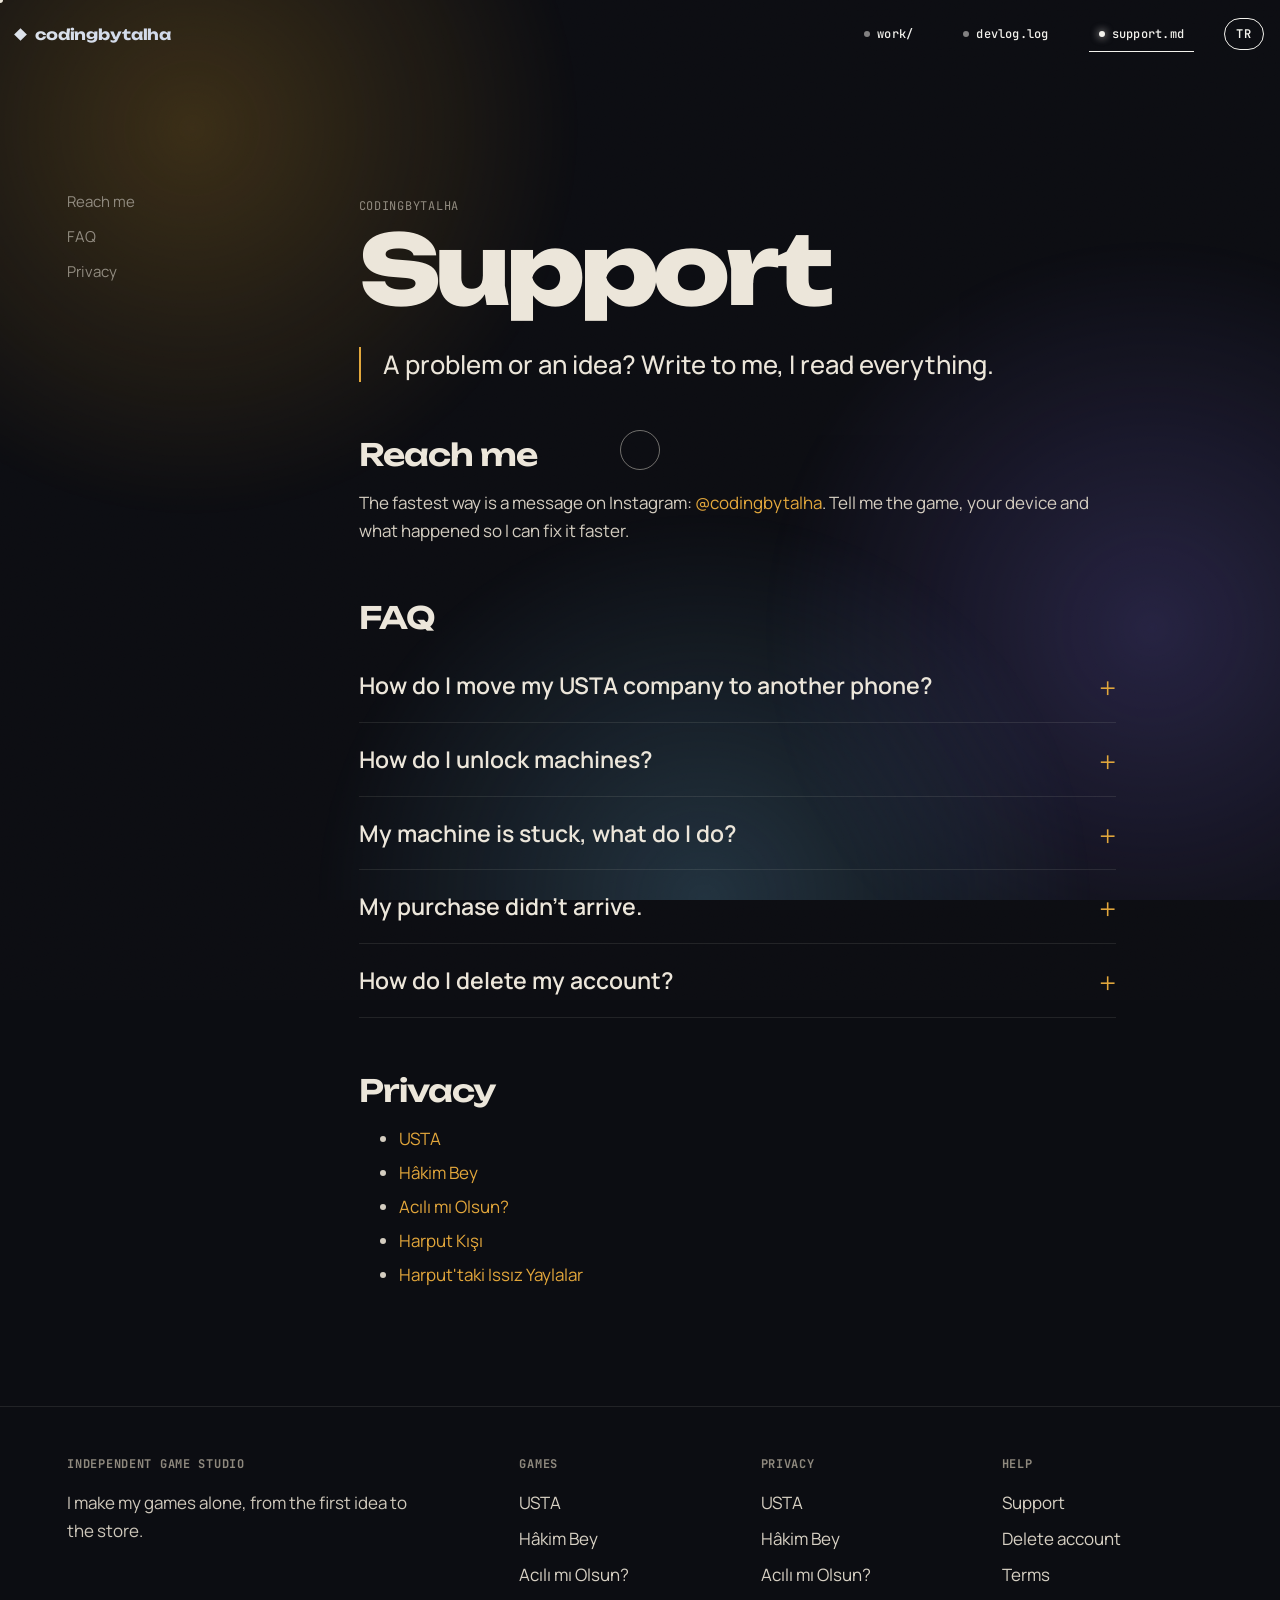
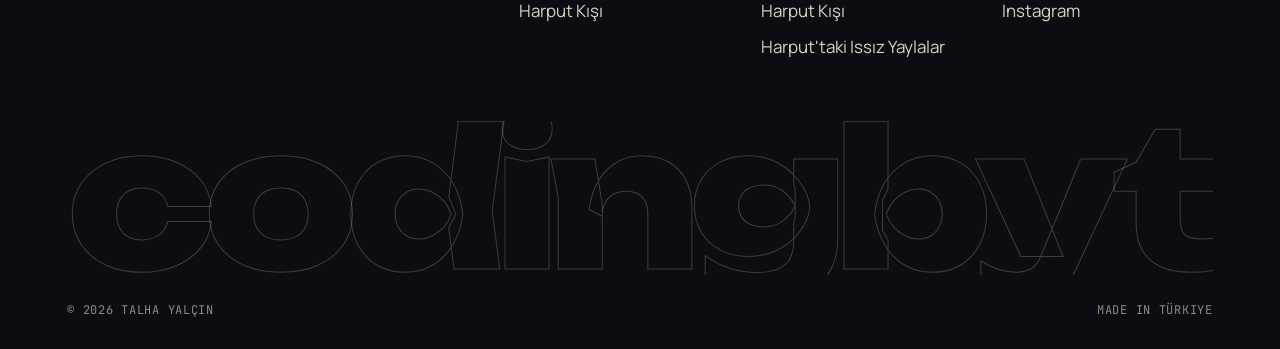
<file: codingbytalha-yukle/destek.html>
<!doctype html>
<html lang="tr">
<head>
<meta charset="utf-8">
<meta name="viewport" content="width=device-width, initial-scale=1, viewport-fit=cover">
<title>Destek · codingbytalha</title>
<meta name="description" content="codingbytalha oyunları için destek ve sık sorulan sorular.">
<meta property="og:title" content="Destek · codingbytalha">
<meta property="og:description" content="codingbytalha oyunları için destek ve sık sorulan sorular.">
<meta property="og:type" content="website">
<meta name="theme-color" content="#0c0d12">
<link rel="icon" href="img/favicon.png">
<link rel="preconnect" href="https://fonts.googleapis.com">
<link rel="preconnect" href="https://fonts.gstatic.com" crossorigin>
<link rel="stylesheet" href="https://fonts.googleapis.com/css2?family=Unbounded:wght@400;600;700;800&family=Manrope:wght@400;500;600;700&family=JetBrains+Mono:wght@400;500;600&family=Instrument+Serif:ital@0;1&display=swap">
<link rel="stylesheet" href="css/site.css">
</head>
<body>
<div class="isiklar" aria-hidden="true"><i></i><i></i><i></i></div>

<header class="ust">
  <a class="marka" href="index.html" lang="en"><i></i>codingbytalha</a>
  <nav>
    <a class="sekme" href="index.html#isler" lang="en"><span data-l="tr">işler/</span><span data-l="en">work/</span></a>
    <a class="sekme tel-gizle" href="index.html#gunluk" lang="en"><span data-l="tr">günlük.log</span><span data-l="en">devlog.log</span></a>
    <a class="sekme tel-gizle su" href="destek.html" lang="en"><span data-l="tr">destek.md</span><span data-l="en">support.md</span></a>
    <button class="dil" type="button" aria-label="Dil / Language">EN</button>
  </nav>
</header>
<main>
<section class="belge sar"><div class="genislik belge-izgara">
  <aside><nav><a href="#yaz"><span data-l="tr">Bana ulaş</span><span data-l="en">Reach me</span></a><a href="#sss"><span data-l="tr">Sık sorulanlar</span><span data-l="en">FAQ</span></a><a href="#gizlilik"><span data-l="tr">Gizlilik</span><span data-l="en">Privacy</span></a></nav></aside>
  <article>
    <span class="mono" style="color:var(--soluk)">codingbytalha</span>
    <h1><span data-l="tr">Destek</span><span data-l="en">Support</span></h1>
    <p class="ozet"><span data-l="tr">Bir sorun mu var, bir fikrin mi? Yaz, hepsini okuyorum.</span><span data-l="en">A problem or an idea? Write to me, I read everything.</span></p><h2 id="yaz"><span data-l="tr">Bana ulaş</span><span data-l="en">Reach me</span></h2><p><span data-l="tr">En hızlı yol Instagram'dan mesaj atmak:</span><span data-l="en">The fastest way is a message on Instagram:</span> <a href="https://instagram.com/codingbytalha" target="_blank" rel="noopener">@codingbytalha</a>. <span data-l="tr">Oyunun adını, cihazını ve ne olduğunu yazarsan daha çabuk çözerim.</span><span data-l="en">Tell me the game, your device and what happened so I can fix it faster.</span></p><h2 id="sss"><span data-l="tr">Sık sorulanlar</span><span data-l="en">FAQ</span></h2><details class="sss"><summary><span data-l="tr">USTA'da şirketimi başka telefona nasıl taşırım?</span><span data-l="en">How do I move my USTA company to another phone?</span></summary><p><span data-l="tr">Eski telefonda ŞİRKETİM → E-POSTA BAĞLA ile hesabını e-postana bağla. Yeni telefonda şirket kurma ekranındaki “Hesabın var mı? E-postayla giriş yap”a dokun.</span><span data-l="en">On the old phone go to MY COMPANY → LINK E-MAIL. On the new phone tap “Have an account? Sign in with e-mail” on the company setup screen.</span></p></details><details class="sss"><summary><span data-l="tr">Kilitli makineler nasıl açılır?</span><span data-l="en">How do I unlock machines?</span></summary><p><span data-l="tr">İhaleleri bitirdikçe XP kazanırsın. Rütben yükselince yeni makineler açılır; sonra FİLO'dan satın alırsın.</span><span data-l="en">Finish tenders to earn XP. New machines unlock as you rank up; then buy them in FLEET.</span></p></details><details class="sss"><summary><span data-l="tr">Makinem saplandı, ne yapayım?</span><span data-l="en">My machine is stuck, what do I do?</span></summary><p><span data-l="tr">Yakındaki başka bir makineye geç ve Zincir düğmesiyle çek. Ya da Kurtar düğmesiyle son güvenli yerine dön.</span><span data-l="en">Switch to another machine nearby and use Chain to pull it out, or press Rescue to return to the last safe spot.</span></p></details><details class="sss"><summary><span data-l="tr">Satın aldığım şey gelmedi.</span><span data-l="en">My purchase didn't arrive.</span></summary><p><span data-l="tr">Oyunu kapatıp aç; mağazadaki “Satın alımları geri yükle”yi dene. Olmazsa makbuzun ekran görüntüsüyle bize yaz.</span><span data-l="en">Restart the game and try “Restore purchases”. If that fails, message us with a screenshot of the receipt.</span></p></details><details class="sss"><summary><span data-l="tr">Hesabımı nasıl silerim?</span><span data-l="en">How do I delete my account?</span></summary><p><span data-l="tr">Ayrıntılar <a href="hesap-sil.html">Hesap silme</a> sayfasında.</span><span data-l="en">See the <a href="hesap-sil.html">Delete account</a> page.</span></p></details><h2 id="gizlilik"><span data-l="tr">Gizlilik</span><span data-l="en">Privacy</span></h2><ul><li><a href="usta/gizlilik.html">USTA</a></li><li><a href="hakim-bey/gizlilik.html">Hâkim Bey</a></li><li><a href="acili-mi-olsun/gizlilik.html">Acılı mı Olsun?</a></li><li><a href="harput-kisi/gizlilik.html">Harput Kışı</a></li><li><a href="issiz-yaylalar/gizlilik.html">Harput'taki Issız Yaylalar</a></li></ul>
  </article>
</div></section>
</main>
<footer class="alt sar">
  <div class="genislik">
    <div class="alt-ic">
      <div>
        <h4 class="mono"><span data-l="tr">Bağımsız oyun stüdyosu</span><span data-l="en">Independent game studio</span></h4>
        <p style="color:#cfc8bb;max-width:36ch;margin:0"><span data-l="tr">Oyunlarımı fikirden mağazaya kadar tek başıma yapıyorum.</span><span data-l="en">I make my games alone, from the first idea to the store.</span></p>
      </div>
      <div><h4 class="mono"><span data-l="tr">Oyunlar</span><span data-l="en">Games</span></h4><ul><li><a href="usta/index.html">USTA</a></li><li><a href="hakim-bey/index.html">Hâkim Bey</a></li><li><a href="acili-mi-olsun/index.html">Acılı mı Olsun?</a></li><li><a href="harput-kisi/index.html">Harput Kışı</a></li></ul></div>
      <div><h4 class="mono"><span data-l="tr">Gizlilik</span><span data-l="en">Privacy</span></h4><ul><li><a href="usta/gizlilik.html">USTA</a></li><li><a href="hakim-bey/gizlilik.html">Hâkim Bey</a></li><li><a href="acili-mi-olsun/gizlilik.html">Acılı mı Olsun?</a></li><li><a href="harput-kisi/gizlilik.html">Harput Kışı</a></li><li><a href="issiz-yaylalar/gizlilik.html">Harput'taki Issız Yaylalar</a></li></ul></div>
      <div><h4 class="mono"><span data-l="tr">Yardım</span><span data-l="en">Help</span></h4><ul>
        <li><a href="destek.html"><span data-l="tr">Destek</span><span data-l="en">Support</span></a></li>
        <li><a href="hesap-sil.html"><span data-l="tr">Hesap silme</span><span data-l="en">Delete account</span></a></li>
        <li><a href="sartlar.html"><span data-l="tr">Kullanım şartları</span><span data-l="en">Terms</span></a></li>
        <li><a href="https://instagram.com/codingbytalha" target="_blank" rel="noopener">Instagram</a></li>
      </ul></div>
    </div>
    <div class="dev-alt" aria-hidden="true" lang="en">codingbytalha</div>
    <div class="telif mono"><span>© <span class="yil">2026</span> Talha Yalçın</span><span><span data-l="tr">Türkiye'de yapıldı</span><span data-l="en">Made in Türkiye</span></span></div>
  </div>
</footer>
<script src="vendor/gsap.min.js"></script>
<script src="vendor/ScrollTrigger.min.js"></script>
<script src="vendor/lenis.min.js"></script>
<script src="js/site.js"></script>
</body>
</html>
</file>
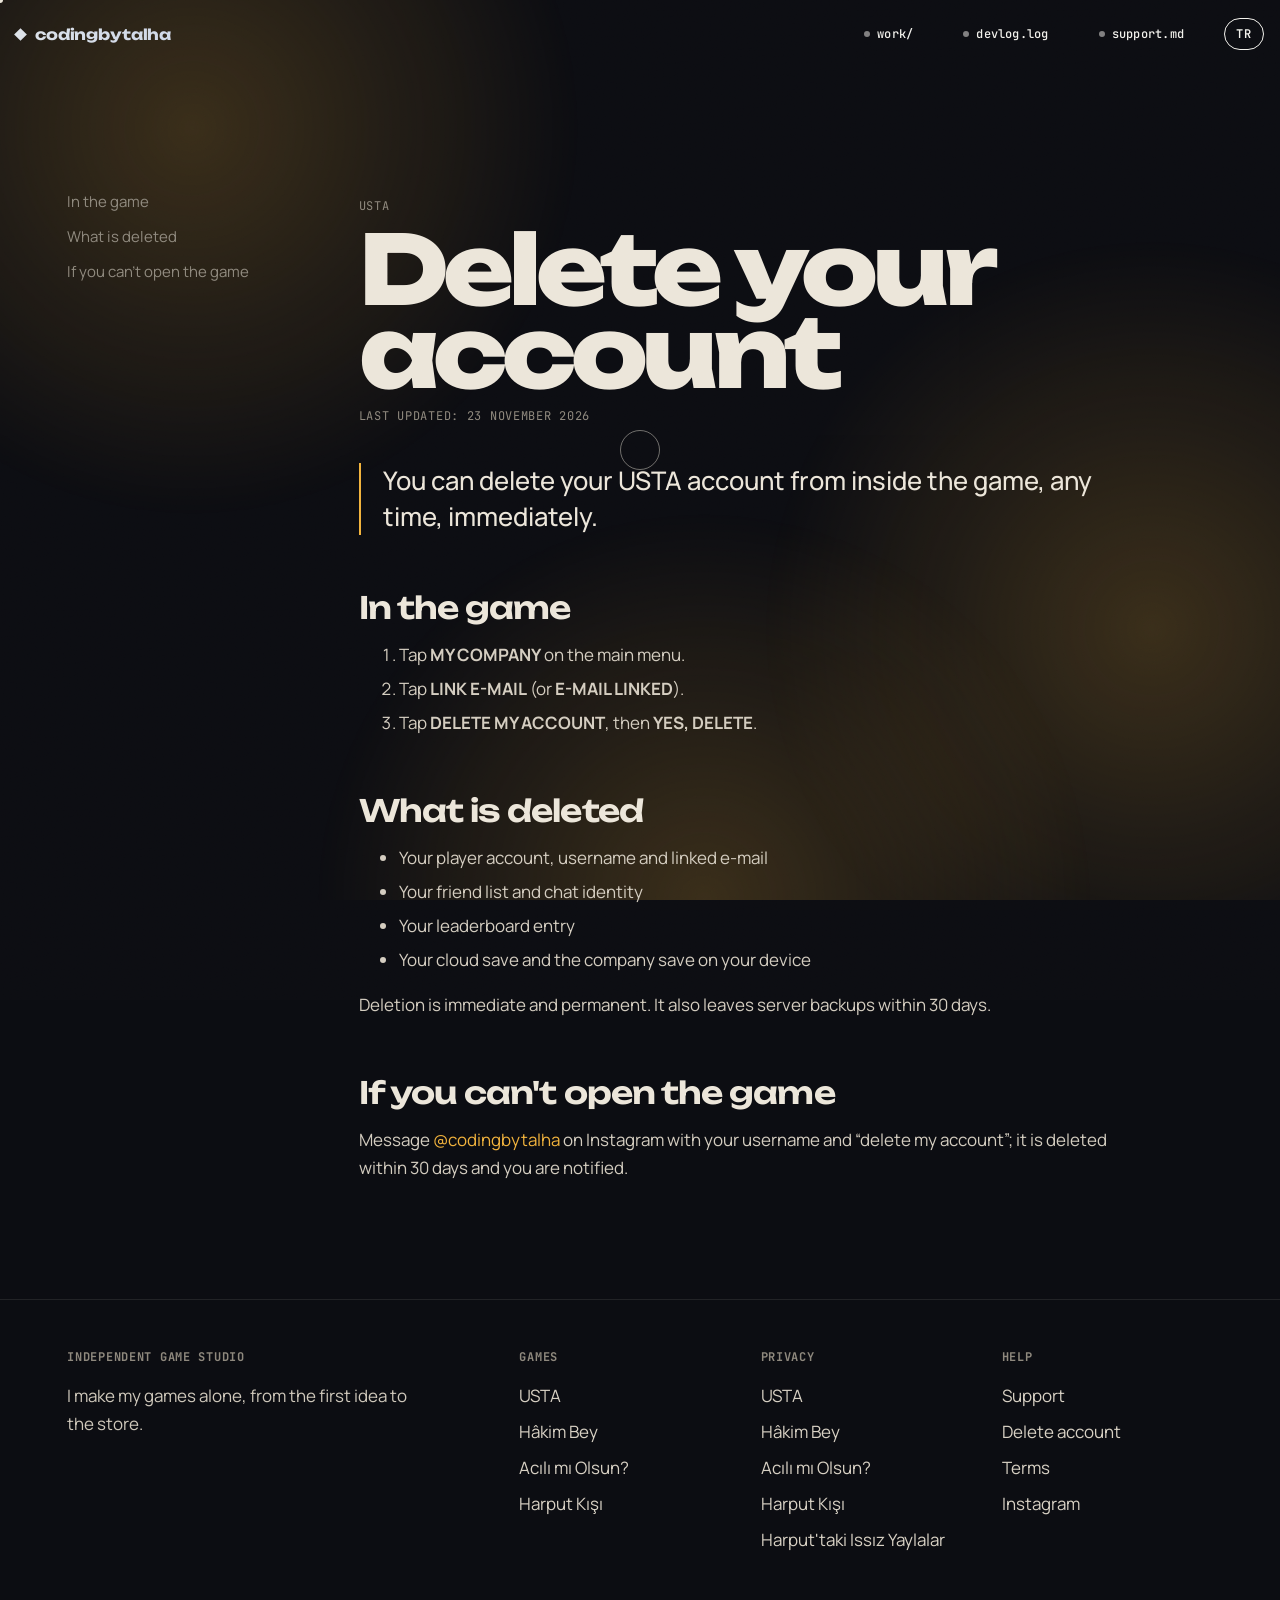
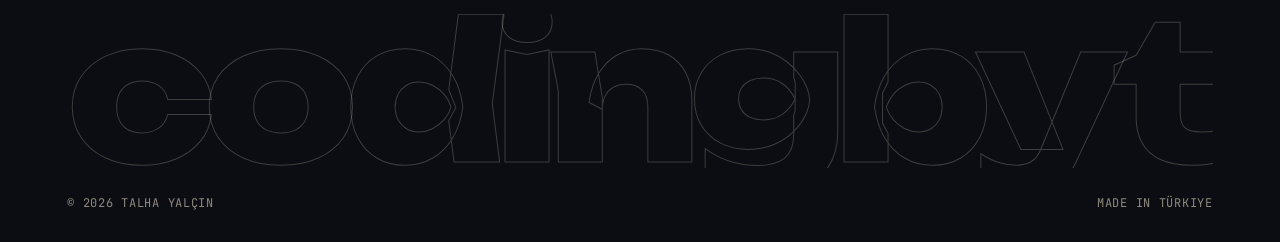
<file: codingbytalha-yukle/hesap-sil.html>
<!doctype html>
<html lang="tr" style="--vurgu:#f2b33d;--vurgu2:#f2b33d;--isik1:#f2b33d;--isik2:#f2b33d;--isik3:#f2b33d">
<head>
<meta charset="utf-8">
<meta name="viewport" content="width=device-width, initial-scale=1, viewport-fit=cover">
<title>USTA · Hesap silme</title>
<meta name="description" content="USTA hesabını ve verilerini silme.">
<meta property="og:title" content="USTA · Hesap silme">
<meta property="og:description" content="USTA hesabını ve verilerini silme.">
<meta property="og:type" content="website">
<meta name="theme-color" content="#0c0d12">
<link rel="icon" href="img/favicon.png">
<link rel="preconnect" href="https://fonts.googleapis.com">
<link rel="preconnect" href="https://fonts.gstatic.com" crossorigin>
<link rel="stylesheet" href="https://fonts.googleapis.com/css2?family=Unbounded:wght@400;600;700;800&family=Manrope:wght@400;500;600;700&family=JetBrains+Mono:wght@400;500;600&family=Instrument+Serif:ital@0;1&display=swap">
<link rel="stylesheet" href="css/site.css">
</head>
<body>
<div class="isiklar" aria-hidden="true"><i></i><i></i><i></i></div>

<header class="ust">
  <a class="marka" href="index.html" lang="en"><i></i>codingbytalha</a>
  <nav>
    <a class="sekme" href="index.html#isler" lang="en"><span data-l="tr">işler/</span><span data-l="en">work/</span></a>
    <a class="sekme tel-gizle" href="index.html#gunluk" lang="en"><span data-l="tr">günlük.log</span><span data-l="en">devlog.log</span></a>
    <a class="sekme tel-gizle" href="destek.html" lang="en"><span data-l="tr">destek.md</span><span data-l="en">support.md</span></a>
    <button class="dil" type="button" aria-label="Dil / Language">EN</button>
  </nav>
</header>
<main>
<section class="belge sar"><div class="genislik belge-izgara">
  <aside><nav><a href="#oyunda"><span data-l="tr">Oyunun içinden</span><span data-l="en">In the game</span></a><a href="#neler"><span data-l="tr">Ne silinir</span><span data-l="en">What is deleted</span></a><a href="#giremem"><span data-l="tr">Oyuna giremiyorsan</span><span data-l="en">If you can't open the game</span></a></nav></aside>
  <article>
    <span class="mono" style="color:var(--soluk)">USTA</span>
    <h1><span data-l="tr">Hesap silme</span><span data-l="en">Delete your account</span></h1>
    <div class="tarih mono"><span data-l="tr">Son güncelleme: 23 Kasım 2026</span><span data-l="en">Last updated: 23 November 2026</span></div><p class="ozet"><span data-l="tr">USTA hesabını oyunun içinden, istediğin an ve hemen silebilirsin.</span><span data-l="en">You can delete your USTA account from inside the game, any time, immediately.</span></p><h2 id="oyunda"><span data-l="tr">Oyunun içinden</span><span data-l="en">In the game</span></h2><ol><li><span data-l="tr">Ana menüde <b>ŞİRKETİM</b>'e dokun.</span><span data-l="en">Tap <b>MY COMPANY</b> on the main menu.</span></li><li><span data-l="tr"><b>E-POSTA BAĞLA</b> (ya da <b>E-POSTA BAĞLI</b>) düğmesine dokun.</span><span data-l="en">Tap <b>LINK E-MAIL</b> (or <b>E-MAIL LINKED</b>).</span></li><li><span data-l="tr"><b>HESABIMI SİL</b>'e, sonra <b>EVET, SİL</b>'e dokun.</span><span data-l="en">Tap <b>DELETE MY ACCOUNT</b>, then <b>YES, DELETE</b>.</span></li></ol><h2 id="neler"><span data-l="tr">Ne silinir</span><span data-l="en">What is deleted</span></h2><ul><li><span data-l="tr">Oyuncu hesabın, kullanıcı adın ve bağlı e-postan</span><span data-l="en">Your player account, username and linked e-mail</span></li><li><span data-l="tr">Arkadaş listen ve sohbet kimliğin</span><span data-l="en">Your friend list and chat identity</span></li><li><span data-l="tr">Sıralamadaki kaydın</span><span data-l="en">Your leaderboard entry</span></li><li><span data-l="tr">Buluttaki oyun kaydın ve cihazındaki şirket kaydı</span><span data-l="en">Your cloud save and the company save on your device</span></li></ul><p><span data-l="tr">Silme hemen ve kalıcı olarak yapılır, geri alınamaz. Sunucu yedeklerinden de en geç 30 gün içinde çıkar.</span><span data-l="en">Deletion is immediate and permanent. It also leaves server backups within 30 days.</span></p><h2 id="giremem"><span data-l="tr">Oyuna giremiyorsan</span><span data-l="en">If you can't open the game</span></h2><p><span data-l="tr">Instagram'dan <a href="https://instagram.com/codingbytalha" target="_blank" rel="noopener">@codingbytalha</a>'ya kullanıcı adınla birlikte “hesabımı sil” yaz; 30 gün içinde silinir ve sana haber verilir.</span><span data-l="en">Message <a href="https://instagram.com/codingbytalha" target="_blank" rel="noopener">@codingbytalha</a> on Instagram with your username and “delete my account”; it is deleted within 30 days and you are notified.</span></p>
  </article>
</div></section>
</main>
<footer class="alt sar">
  <div class="genislik">
    <div class="alt-ic">
      <div>
        <h4 class="mono"><span data-l="tr">Bağımsız oyun stüdyosu</span><span data-l="en">Independent game studio</span></h4>
        <p style="color:#cfc8bb;max-width:36ch;margin:0"><span data-l="tr">Oyunlarımı fikirden mağazaya kadar tek başıma yapıyorum.</span><span data-l="en">I make my games alone, from the first idea to the store.</span></p>
      </div>
      <div><h4 class="mono"><span data-l="tr">Oyunlar</span><span data-l="en">Games</span></h4><ul><li><a href="usta/index.html">USTA</a></li><li><a href="hakim-bey/index.html">Hâkim Bey</a></li><li><a href="acili-mi-olsun/index.html">Acılı mı Olsun?</a></li><li><a href="harput-kisi/index.html">Harput Kışı</a></li></ul></div>
      <div><h4 class="mono"><span data-l="tr">Gizlilik</span><span data-l="en">Privacy</span></h4><ul><li><a href="usta/gizlilik.html">USTA</a></li><li><a href="hakim-bey/gizlilik.html">Hâkim Bey</a></li><li><a href="acili-mi-olsun/gizlilik.html">Acılı mı Olsun?</a></li><li><a href="harput-kisi/gizlilik.html">Harput Kışı</a></li><li><a href="issiz-yaylalar/gizlilik.html">Harput'taki Issız Yaylalar</a></li></ul></div>
      <div><h4 class="mono"><span data-l="tr">Yardım</span><span data-l="en">Help</span></h4><ul>
        <li><a href="destek.html"><span data-l="tr">Destek</span><span data-l="en">Support</span></a></li>
        <li><a href="hesap-sil.html"><span data-l="tr">Hesap silme</span><span data-l="en">Delete account</span></a></li>
        <li><a href="sartlar.html"><span data-l="tr">Kullanım şartları</span><span data-l="en">Terms</span></a></li>
        <li><a href="https://instagram.com/codingbytalha" target="_blank" rel="noopener">Instagram</a></li>
      </ul></div>
    </div>
    <div class="dev-alt" aria-hidden="true" lang="en">codingbytalha</div>
    <div class="telif mono"><span>© <span class="yil">2026</span> Talha Yalçın</span><span><span data-l="tr">Türkiye'de yapıldı</span><span data-l="en">Made in Türkiye</span></span></div>
  </div>
</footer>
<script src="vendor/gsap.min.js"></script>
<script src="vendor/ScrollTrigger.min.js"></script>
<script src="vendor/lenis.min.js"></script>
<script src="js/site.js"></script>
</body>
</html>
</file>
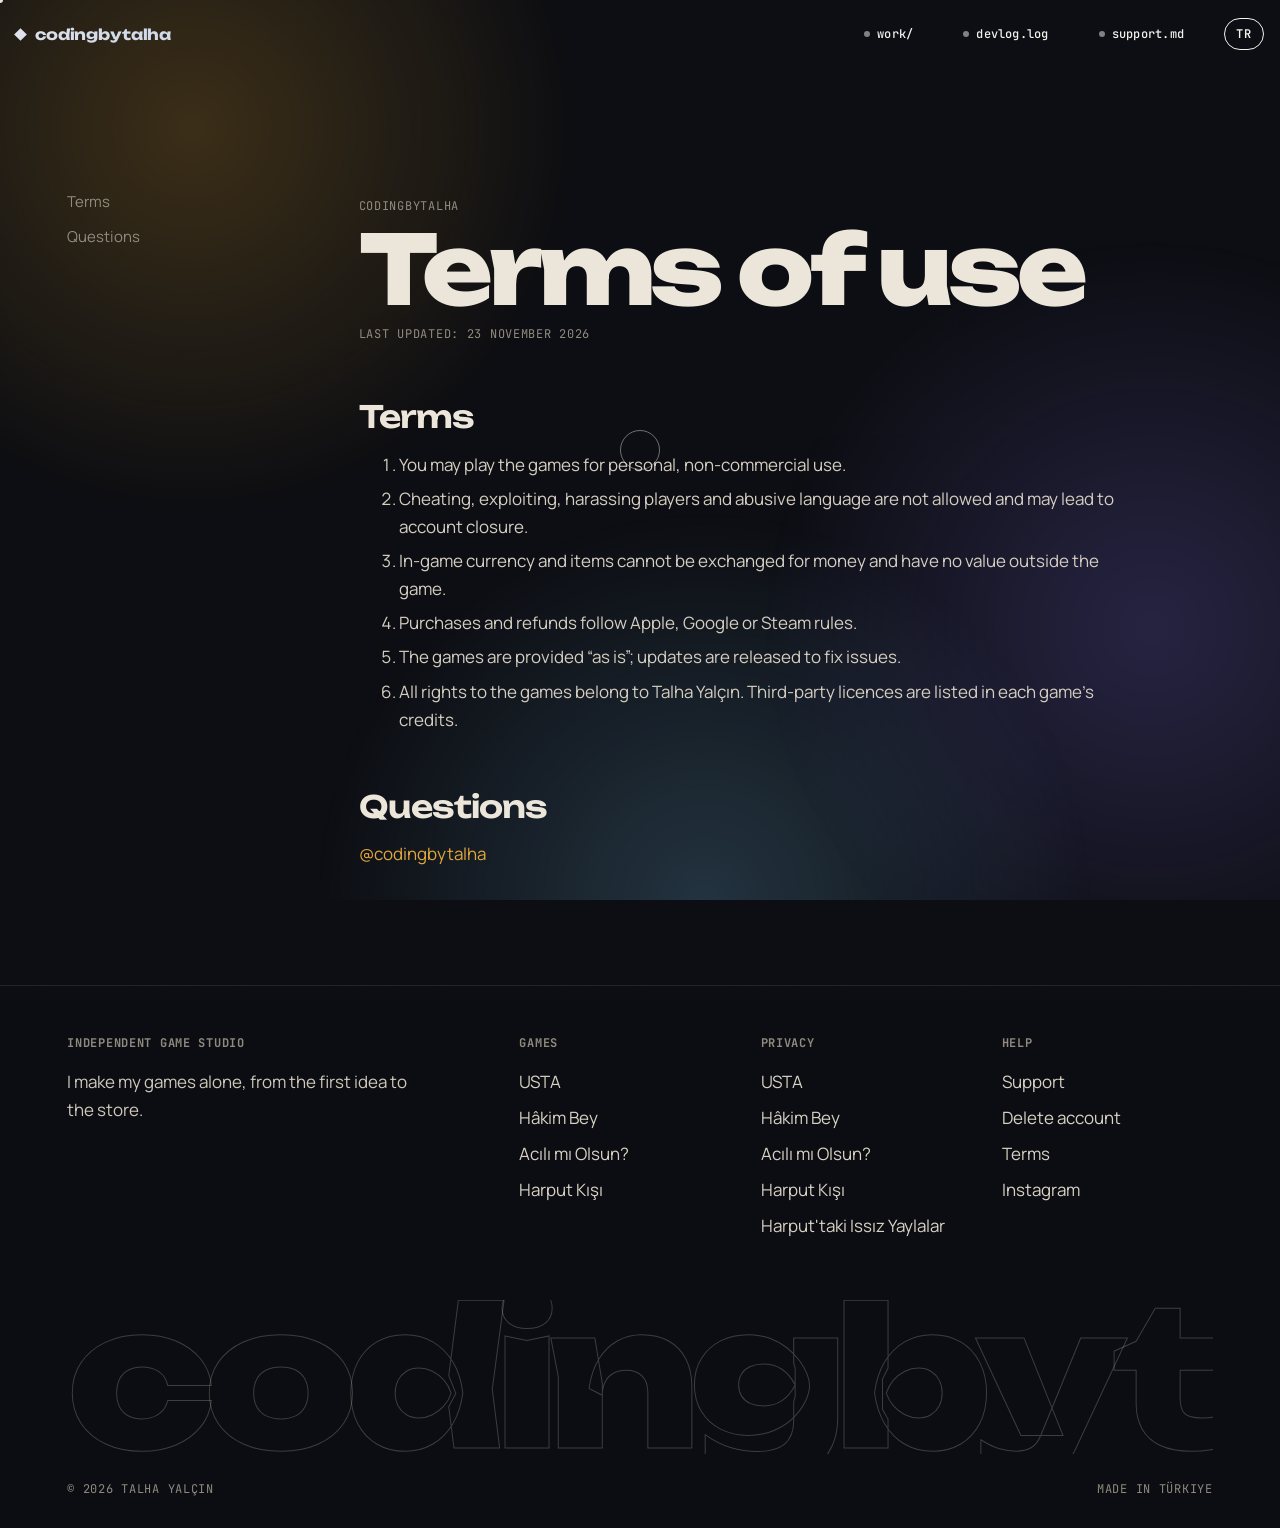
<file: codingbytalha-yukle/sartlar.html>
<!doctype html>
<html lang="tr">
<head>
<meta charset="utf-8">
<meta name="viewport" content="width=device-width, initial-scale=1, viewport-fit=cover">
<title>Kullanım şartları · codingbytalha</title>
<meta name="description" content="codingbytalha oyunları kullanım şartları.">
<meta property="og:title" content="Kullanım şartları · codingbytalha">
<meta property="og:description" content="codingbytalha oyunları kullanım şartları.">
<meta property="og:type" content="website">
<meta name="theme-color" content="#0c0d12">
<link rel="icon" href="img/favicon.png">
<link rel="preconnect" href="https://fonts.googleapis.com">
<link rel="preconnect" href="https://fonts.gstatic.com" crossorigin>
<link rel="stylesheet" href="https://fonts.googleapis.com/css2?family=Unbounded:wght@400;600;700;800&family=Manrope:wght@400;500;600;700&family=JetBrains+Mono:wght@400;500;600&family=Instrument+Serif:ital@0;1&display=swap">
<link rel="stylesheet" href="css/site.css">
</head>
<body>
<div class="isiklar" aria-hidden="true"><i></i><i></i><i></i></div>

<header class="ust">
  <a class="marka" href="index.html" lang="en"><i></i>codingbytalha</a>
  <nav>
    <a class="sekme" href="index.html#isler" lang="en"><span data-l="tr">işler/</span><span data-l="en">work/</span></a>
    <a class="sekme tel-gizle" href="index.html#gunluk" lang="en"><span data-l="tr">günlük.log</span><span data-l="en">devlog.log</span></a>
    <a class="sekme tel-gizle" href="destek.html" lang="en"><span data-l="tr">destek.md</span><span data-l="en">support.md</span></a>
    <button class="dil" type="button" aria-label="Dil / Language">EN</button>
  </nav>
</header>
<main>
<section class="belge sar"><div class="genislik belge-izgara">
  <aside><nav><a href="#maddeler"><span data-l="tr">Maddeler</span><span data-l="en">Terms</span></a><a href="#soru"><span data-l="tr">Soruların için</span><span data-l="en">Questions</span></a></nav></aside>
  <article>
    <span class="mono" style="color:var(--soluk)">codingbytalha</span>
    <h1><span data-l="tr">Kullanım şartları</span><span data-l="en">Terms of use</span></h1>
    <div class="tarih mono"><span data-l="tr">Son güncelleme: 23 Kasım 2026</span><span data-l="en">Last updated: 23 November 2026</span></div><h2 id="maddeler"><span data-l="tr">Maddeler</span><span data-l="en">Terms</span></h2><ol><li><span data-l="tr">Oyunları kişisel ve ticari olmayan amaçla oynayabilirsin.</span><span data-l="en">You may play the games for personal, non-commercial use.</span></li><li><span data-l="tr">Hile, oyunu bozma, başka oyuncuları taciz etme ve küfür yasaktır; bu durumda hesabın kapatılabilir.</span><span data-l="en">Cheating, exploiting, harassing players and abusive language are not allowed and may lead to account closure.</span></li><li><span data-l="tr">Oyun içi para ve eşyalar gerçek paraya çevrilemez, oyunun dışında değeri yoktur.</span><span data-l="en">In-game currency and items cannot be exchanged for money and have no value outside the game.</span></li><li><span data-l="tr">Satın alımlar ve iadeler Apple, Google ya da Steam'in kurallarına tabidir.</span><span data-l="en">Purchases and refunds follow Apple, Google or Steam rules.</span></li><li><span data-l="tr">Oyunlar “olduğu gibi” sunulur; hataları düzeltmek için güncellemeler yayınlanır.</span><span data-l="en">The games are provided “as is”; updates are released to fix issues.</span></li><li><span data-l="tr">Oyunların bütün hakları Talha Yalçın'a aittir. Üçüncü taraf içeriklerin lisansları oyunların “Emeği geçenler” bölümündedir.</span><span data-l="en">All rights to the games belong to Talha Yalçın. Third-party licences are listed in each game's credits.</span></li></ol><h2 id="soru"><span data-l="tr">Soruların için</span><span data-l="en">Questions</span></h2><p><a href="https://instagram.com/codingbytalha" target="_blank" rel="noopener">@codingbytalha</a></p>
  </article>
</div></section>
</main>
<footer class="alt sar">
  <div class="genislik">
    <div class="alt-ic">
      <div>
        <h4 class="mono"><span data-l="tr">Bağımsız oyun stüdyosu</span><span data-l="en">Independent game studio</span></h4>
        <p style="color:#cfc8bb;max-width:36ch;margin:0"><span data-l="tr">Oyunlarımı fikirden mağazaya kadar tek başıma yapıyorum.</span><span data-l="en">I make my games alone, from the first idea to the store.</span></p>
      </div>
      <div><h4 class="mono"><span data-l="tr">Oyunlar</span><span data-l="en">Games</span></h4><ul><li><a href="usta/index.html">USTA</a></li><li><a href="hakim-bey/index.html">Hâkim Bey</a></li><li><a href="acili-mi-olsun/index.html">Acılı mı Olsun?</a></li><li><a href="harput-kisi/index.html">Harput Kışı</a></li></ul></div>
      <div><h4 class="mono"><span data-l="tr">Gizlilik</span><span data-l="en">Privacy</span></h4><ul><li><a href="usta/gizlilik.html">USTA</a></li><li><a href="hakim-bey/gizlilik.html">Hâkim Bey</a></li><li><a href="acili-mi-olsun/gizlilik.html">Acılı mı Olsun?</a></li><li><a href="harput-kisi/gizlilik.html">Harput Kışı</a></li><li><a href="issiz-yaylalar/gizlilik.html">Harput'taki Issız Yaylalar</a></li></ul></div>
      <div><h4 class="mono"><span data-l="tr">Yardım</span><span data-l="en">Help</span></h4><ul>
        <li><a href="destek.html"><span data-l="tr">Destek</span><span data-l="en">Support</span></a></li>
        <li><a href="hesap-sil.html"><span data-l="tr">Hesap silme</span><span data-l="en">Delete account</span></a></li>
        <li><a href="sartlar.html"><span data-l="tr">Kullanım şartları</span><span data-l="en">Terms</span></a></li>
        <li><a href="https://instagram.com/codingbytalha" target="_blank" rel="noopener">Instagram</a></li>
      </ul></div>
    </div>
    <div class="dev-alt" aria-hidden="true" lang="en">codingbytalha</div>
    <div class="telif mono"><span>© <span class="yil">2026</span> Talha Yalçın</span><span><span data-l="tr">Türkiye'de yapıldı</span><span data-l="en">Made in Türkiye</span></span></div>
  </div>
</footer>
<script src="vendor/gsap.min.js"></script>
<script src="vendor/ScrollTrigger.min.js"></script>
<script src="vendor/lenis.min.js"></script>
<script src="js/site.js"></script>
</body>
</html>
</file>
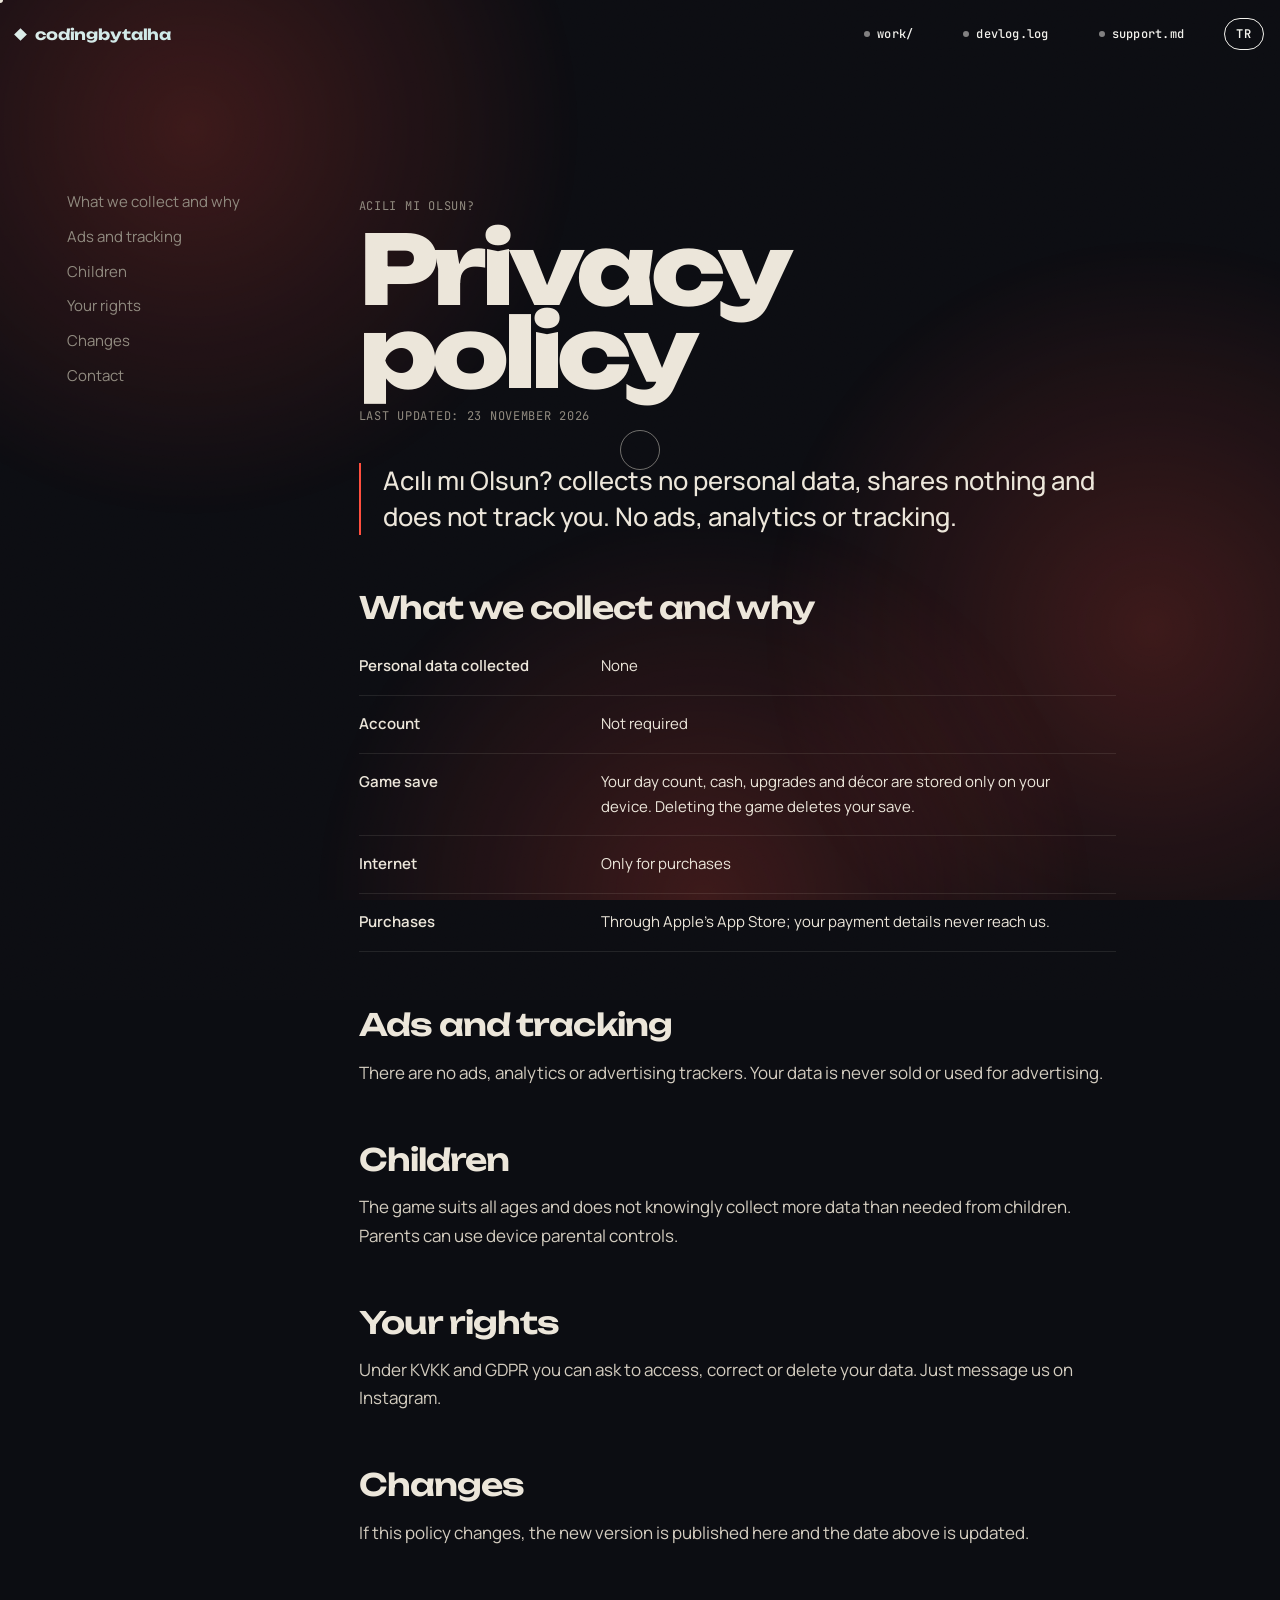
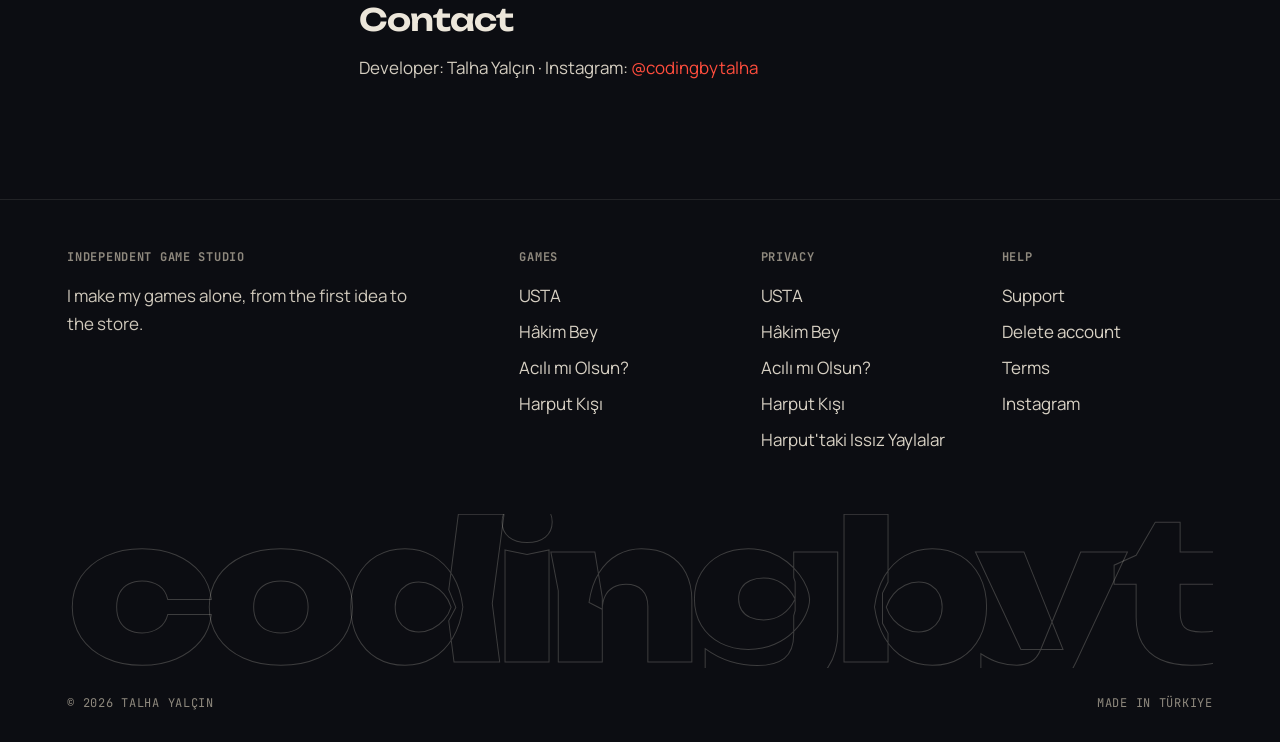
<file: codingbytalha-yukle/acili-mi-olsun/gizlilik.html>
<!doctype html>
<html lang="tr" style="--vurgu:#ff4d3d;--vurgu2:#ff4d3d;--isik1:#ff4d3d;--isik2:#ff4d3d;--isik3:#ff4d3d">
<head>
<meta charset="utf-8">
<meta name="viewport" content="width=device-width, initial-scale=1, viewport-fit=cover">
<title>Acılı mı Olsun? · Gizlilik</title>
<meta name="description" content="Acılı mı Olsun? gizlilik politikası">
<meta property="og:title" content="Acılı mı Olsun? · Gizlilik">
<meta property="og:description" content="Acılı mı Olsun? gizlilik politikası">
<meta property="og:type" content="website">
<meta name="theme-color" content="#0c0d12">
<link rel="icon" href="../img/favicon.png">
<link rel="preconnect" href="https://fonts.googleapis.com">
<link rel="preconnect" href="https://fonts.gstatic.com" crossorigin>
<link rel="stylesheet" href="https://fonts.googleapis.com/css2?family=Unbounded:wght@400;600;700;800&family=Manrope:wght@400;500;600;700&family=JetBrains+Mono:wght@400;500;600&family=Instrument+Serif:ital@0;1&display=swap">
<link rel="stylesheet" href="../css/site.css">
</head>
<body>
<div class="isiklar" aria-hidden="true"><i></i><i></i><i></i></div>

<header class="ust">
  <a class="marka" href="../index.html" lang="en"><i></i>codingbytalha</a>
  <nav>
    <a class="sekme" href="../index.html#isler" lang="en"><span data-l="tr">işler/</span><span data-l="en">work/</span></a>
    <a class="sekme tel-gizle" href="../index.html#gunluk" lang="en"><span data-l="tr">günlük.log</span><span data-l="en">devlog.log</span></a>
    <a class="sekme tel-gizle" href="../destek.html" lang="en"><span data-l="tr">destek.md</span><span data-l="en">support.md</span></a>
    <button class="dil" type="button" aria-label="Dil / Language">EN</button>
  </nav>
</header>
<main>
<section class="belge sar"><div class="genislik belge-izgara">
  <aside><nav><a href="#veri"><span data-l="tr">Hangi bilgiler, neden</span><span data-l="en">What we collect and why</span></a><a href="#reklam"><span data-l="tr">Reklam ve takip</span><span data-l="en">Ads and tracking</span></a><a href="#cocuk"><span data-l="tr">Çocuklar</span><span data-l="en">Children</span></a><a href="#haklar"><span data-l="tr">Hakların</span><span data-l="en">Your rights</span></a><a href="#degisiklik"><span data-l="tr">Değişiklikler</span><span data-l="en">Changes</span></a><a href="#iletisim"><span data-l="tr">İletişim</span><span data-l="en">Contact</span></a></nav></aside>
  <article>
    <span class="mono" style="color:var(--soluk)">Acılı mı Olsun?</span>
    <h1><span data-l="tr">Gizlilik politikası</span><span data-l="en">Privacy policy</span></h1>
    <div class="tarih mono"><span data-l="tr">Son güncelleme: 23 Kasım 2026</span><span data-l="en">Last updated: 23 November 2026</span></div><p class="ozet"><span data-l="tr">Acılı mı Olsun? senden hiçbir kişisel veri toplamaz, kimseyle paylaşmaz ve seni takip etmez. Reklam, analiz ve takip aracı yoktur.</span><span data-l="en">Acılı mı Olsun? collects no personal data, shares nothing and does not track you. No ads, analytics or tracking.</span></p><h2 id="veri"><span data-l="tr">Hangi bilgiler, neden</span><span data-l="en">What we collect and why</span></h2><div class="tablo"><table><tr><th><span data-l="tr">Toplanan kişisel veri</span><span data-l="en">Personal data collected</span></th><td><span data-l="tr">Yok</span><span data-l="en">None</span></td></tr><tr><th><span data-l="tr">Hesap açma</span><span data-l="en">Account</span></th><td><span data-l="tr">Gerekmiyor</span><span data-l="en">Not required</span></td></tr><tr><th><span data-l="tr">Oyun kaydı</span><span data-l="en">Game save</span></th><td><span data-l="tr">Gün sayın, kasan, geliştirmelerin ve süslerin yalnızca cihazında saklanır. Oyunu silersen kaydın da silinir.</span><span data-l="en">Your day count, cash, upgrades and décor are stored only on your device. Deleting the game deletes your save.</span></td></tr><tr><th><span data-l="tr">İnternet</span><span data-l="en">Internet</span></th><td><span data-l="tr">Yalnız satın alma için</span><span data-l="en">Only for purchases</span></td></tr><tr><th><span data-l="tr">Satın alımlar</span><span data-l="en">Purchases</span></th><td><span data-l="tr">Apple'ın App Store ödeme sistemiyle; kart bilgilerin ya da Apple hesabın bize ulaşmaz.</span><span data-l="en">Through Apple's App Store; your payment details never reach us.</span></td></tr></table></div><h2 id="reklam"><span data-l="tr">Reklam ve takip</span><span data-l="en">Ads and tracking</span></h2><p><span data-l="tr">Oyunda reklam, analiz ya da reklam amaçlı takip aracı yoktur. Verin satılmaz, reklam için kullanılmaz.</span><span data-l="en">There are no ads, analytics or advertising trackers. Your data is never sold or used for advertising.</span></p><h2 id="cocuk"><span data-l="tr">Çocuklar</span><span data-l="en">Children</span></h2><p><span data-l="tr">Oyun her yaştan oyuncuya uygundur ve çocuklardan bilerek gereğinden fazla veri toplamaz. Ebeveynler cihazın ebeveyn denetimlerini kullanabilir.</span><span data-l="en">The game suits all ages and does not knowingly collect more data than needed from children. Parents can use device parental controls.</span></p><h2 id="haklar"><span data-l="tr">Hakların</span><span data-l="en">Your rights</span></h2><p><span data-l="tr">KVKK ve GDPR kapsamında verine erişmeyi, düzeltilmesini ve silinmesini isteyebilirsin. Bize Instagram'dan yazman yeterli.</span><span data-l="en">Under KVKK and GDPR you can ask to access, correct or delete your data. Just message us on Instagram.</span></p><h2 id="degisiklik"><span data-l="tr">Değişiklikler</span><span data-l="en">Changes</span></h2><p><span data-l="tr">Bu politika değişirse güncel hâli bu sayfada yayınlanır ve üstteki tarih güncellenir.</span><span data-l="en">If this policy changes, the new version is published here and the date above is updated.</span></p><h2 id="iletisim"><span data-l="tr">İletişim</span><span data-l="en">Contact</span></h2><p><span data-l="tr">Geliştirici</span><span data-l="en">Developer</span>: Talha Yalçın · Instagram: <a href="https://instagram.com/codingbytalha" target="_blank" rel="noopener">@codingbytalha</a></p>
  </article>
</div></section>
</main>
<footer class="alt sar">
  <div class="genislik">
    <div class="alt-ic">
      <div>
        <h4 class="mono"><span data-l="tr">Bağımsız oyun stüdyosu</span><span data-l="en">Independent game studio</span></h4>
        <p style="color:#cfc8bb;max-width:36ch;margin:0"><span data-l="tr">Oyunlarımı fikirden mağazaya kadar tek başıma yapıyorum.</span><span data-l="en">I make my games alone, from the first idea to the store.</span></p>
      </div>
      <div><h4 class="mono"><span data-l="tr">Oyunlar</span><span data-l="en">Games</span></h4><ul><li><a href="../usta/index.html">USTA</a></li><li><a href="../hakim-bey/index.html">Hâkim Bey</a></li><li><a href="../acili-mi-olsun/index.html">Acılı mı Olsun?</a></li><li><a href="../harput-kisi/index.html">Harput Kışı</a></li></ul></div>
      <div><h4 class="mono"><span data-l="tr">Gizlilik</span><span data-l="en">Privacy</span></h4><ul><li><a href="../usta/gizlilik.html">USTA</a></li><li><a href="../hakim-bey/gizlilik.html">Hâkim Bey</a></li><li><a href="../acili-mi-olsun/gizlilik.html">Acılı mı Olsun?</a></li><li><a href="../harput-kisi/gizlilik.html">Harput Kışı</a></li><li><a href="../issiz-yaylalar/gizlilik.html">Harput'taki Issız Yaylalar</a></li></ul></div>
      <div><h4 class="mono"><span data-l="tr">Yardım</span><span data-l="en">Help</span></h4><ul>
        <li><a href="../destek.html"><span data-l="tr">Destek</span><span data-l="en">Support</span></a></li>
        <li><a href="../hesap-sil.html"><span data-l="tr">Hesap silme</span><span data-l="en">Delete account</span></a></li>
        <li><a href="../sartlar.html"><span data-l="tr">Kullanım şartları</span><span data-l="en">Terms</span></a></li>
        <li><a href="https://instagram.com/codingbytalha" target="_blank" rel="noopener">Instagram</a></li>
      </ul></div>
    </div>
    <div class="dev-alt" aria-hidden="true" lang="en">codingbytalha</div>
    <div class="telif mono"><span>© <span class="yil">2026</span> Talha Yalçın</span><span><span data-l="tr">Türkiye'de yapıldı</span><span data-l="en">Made in Türkiye</span></span></div>
  </div>
</footer>
<script src="../vendor/gsap.min.js"></script>
<script src="../vendor/ScrollTrigger.min.js"></script>
<script src="../vendor/lenis.min.js"></script>
<script src="../js/site.js"></script>
</body>
</html>
</file>
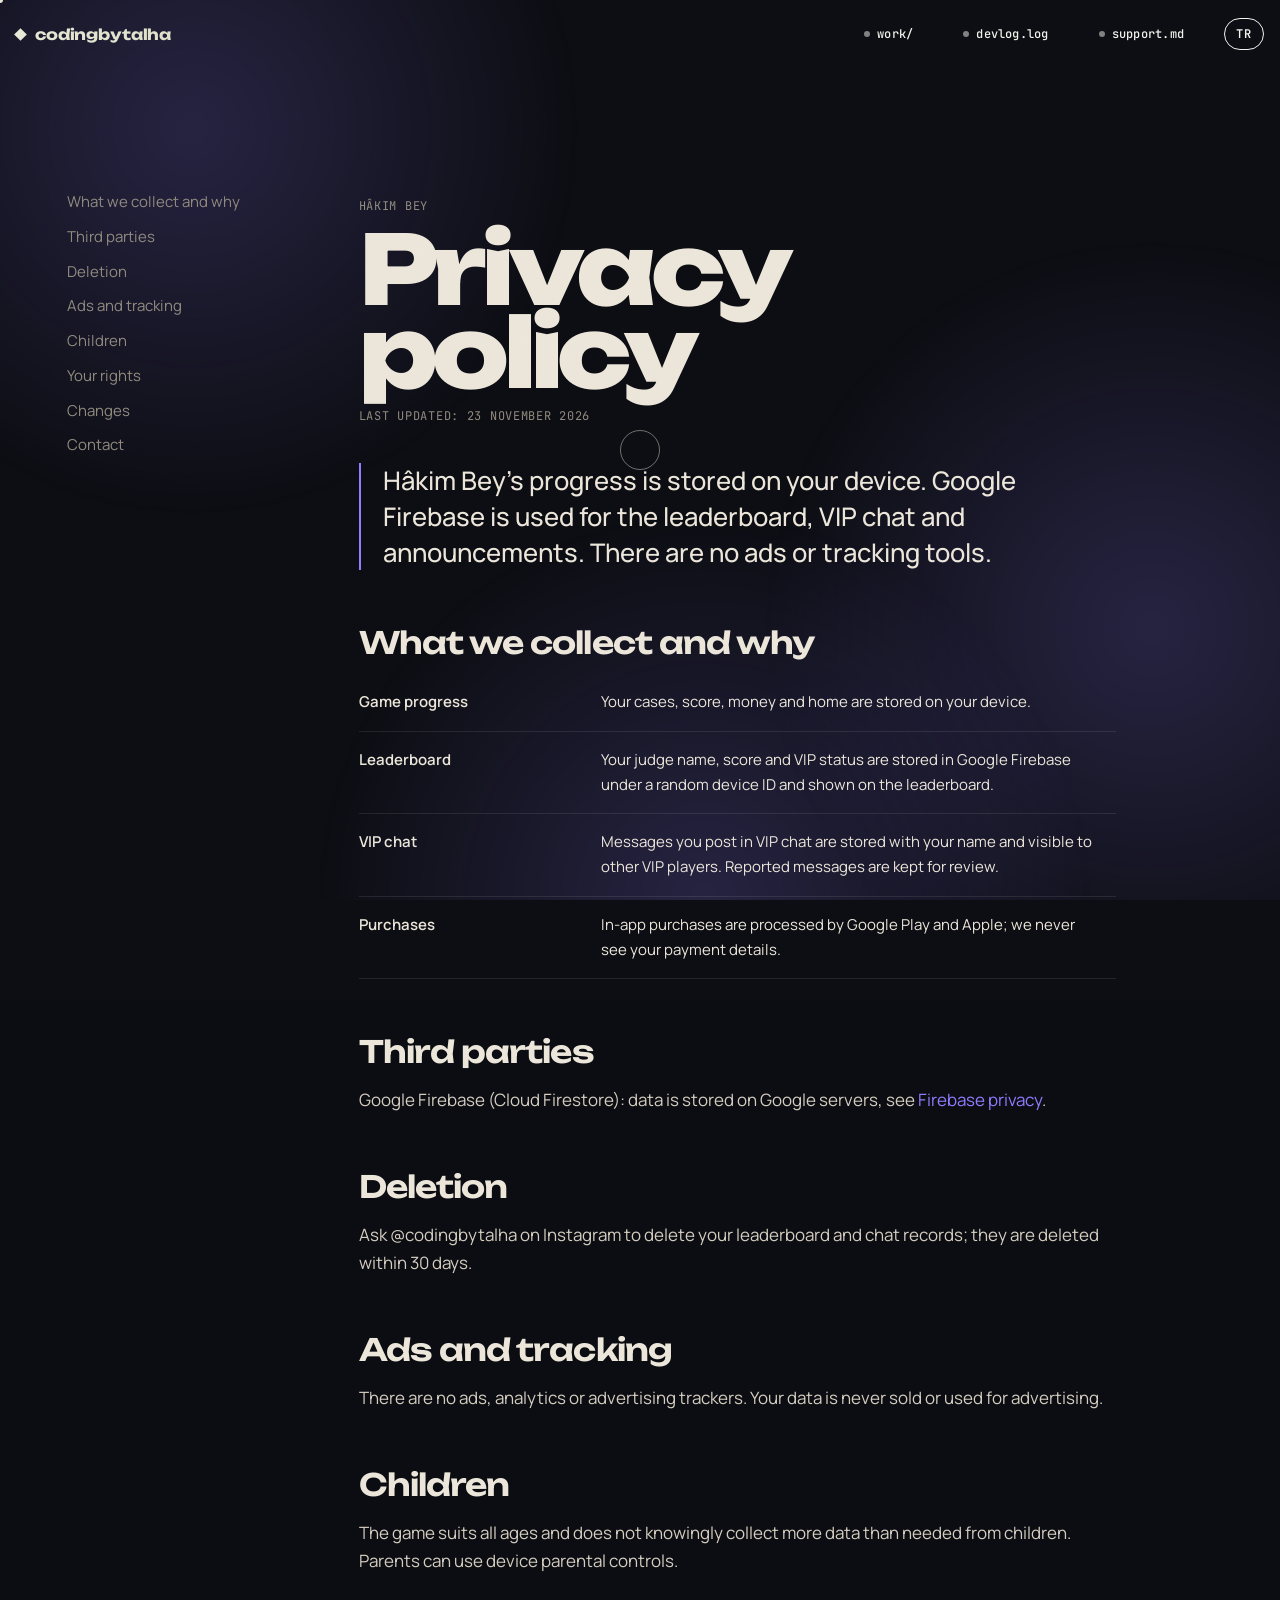
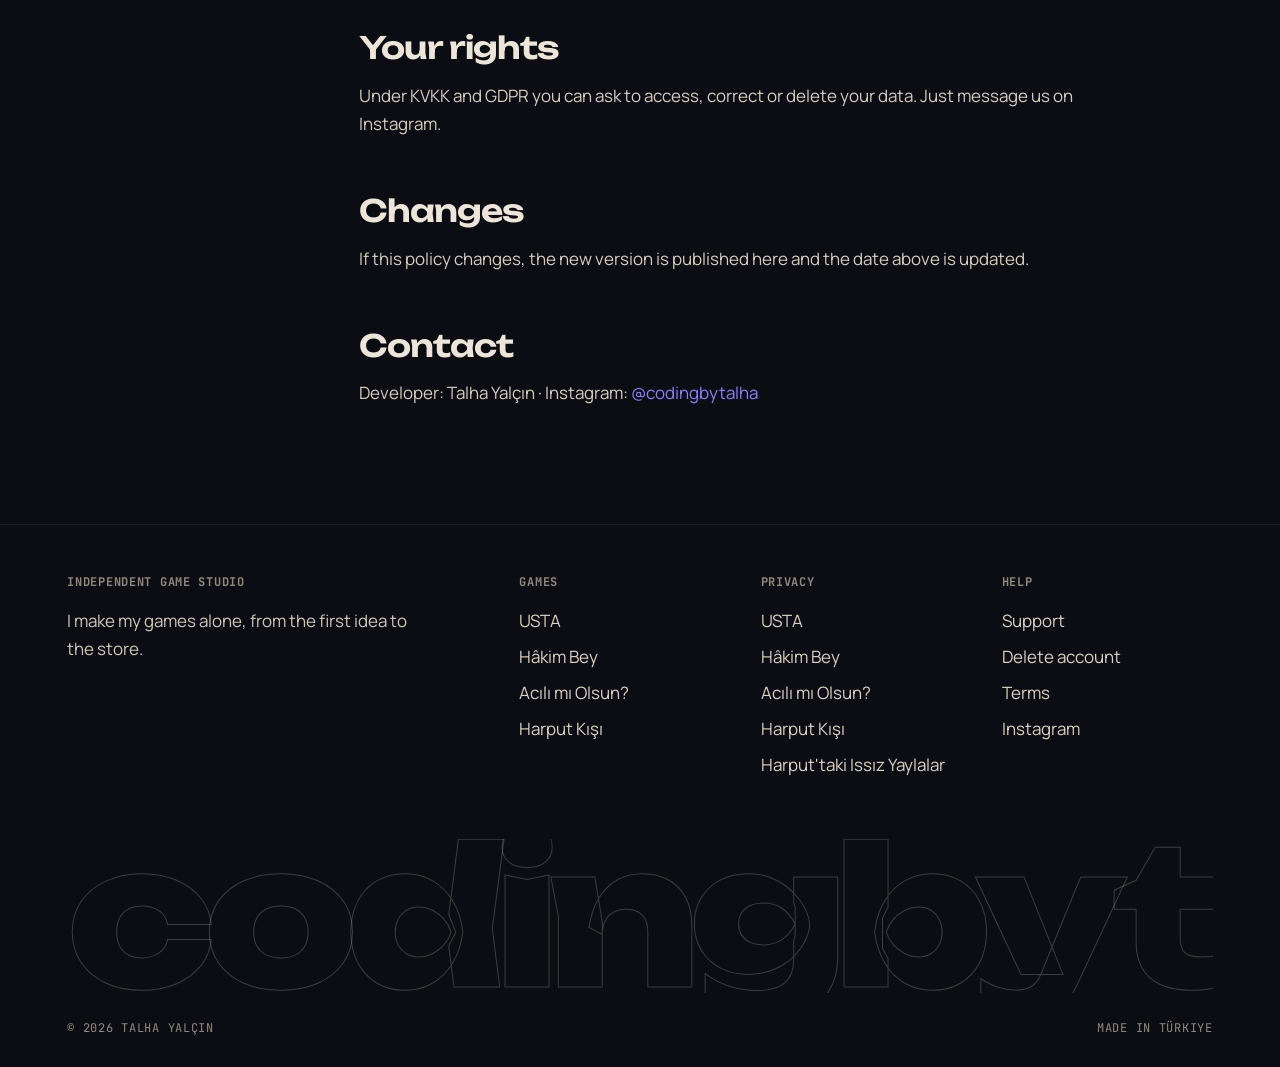
<file: codingbytalha-yukle/hakim-bey/gizlilik.html>
<!doctype html>
<html lang="tr" style="--vurgu:#8f7cff;--vurgu2:#8f7cff;--isik1:#8f7cff;--isik2:#8f7cff;--isik3:#8f7cff">
<head>
<meta charset="utf-8">
<meta name="viewport" content="width=device-width, initial-scale=1, viewport-fit=cover">
<title>Hâkim Bey · Gizlilik</title>
<meta name="description" content="Hâkim Bey gizlilik politikası">
<meta property="og:title" content="Hâkim Bey · Gizlilik">
<meta property="og:description" content="Hâkim Bey gizlilik politikası">
<meta property="og:type" content="website">
<meta name="theme-color" content="#0c0d12">
<link rel="icon" href="../img/favicon.png">
<link rel="preconnect" href="https://fonts.googleapis.com">
<link rel="preconnect" href="https://fonts.gstatic.com" crossorigin>
<link rel="stylesheet" href="https://fonts.googleapis.com/css2?family=Unbounded:wght@400;600;700;800&family=Manrope:wght@400;500;600;700&family=JetBrains+Mono:wght@400;500;600&family=Instrument+Serif:ital@0;1&display=swap">
<link rel="stylesheet" href="../css/site.css">
</head>
<body>
<div class="isiklar" aria-hidden="true"><i></i><i></i><i></i></div>

<header class="ust">
  <a class="marka" href="../index.html" lang="en"><i></i>codingbytalha</a>
  <nav>
    <a class="sekme" href="../index.html#isler" lang="en"><span data-l="tr">işler/</span><span data-l="en">work/</span></a>
    <a class="sekme tel-gizle" href="../index.html#gunluk" lang="en"><span data-l="tr">günlük.log</span><span data-l="en">devlog.log</span></a>
    <a class="sekme tel-gizle" href="../destek.html" lang="en"><span data-l="tr">destek.md</span><span data-l="en">support.md</span></a>
    <button class="dil" type="button" aria-label="Dil / Language">EN</button>
  </nav>
</header>
<main>
<section class="belge sar"><div class="genislik belge-izgara">
  <aside><nav><a href="#veri"><span data-l="tr">Hangi bilgiler, neden</span><span data-l="en">What we collect and why</span></a><a href="#ek0"><span data-l="tr">Üçüncü taraf</span><span data-l="en">Third parties</span></a><a href="#ek1"><span data-l="tr">Silme</span><span data-l="en">Deletion</span></a><a href="#reklam"><span data-l="tr">Reklam ve takip</span><span data-l="en">Ads and tracking</span></a><a href="#cocuk"><span data-l="tr">Çocuklar</span><span data-l="en">Children</span></a><a href="#haklar"><span data-l="tr">Hakların</span><span data-l="en">Your rights</span></a><a href="#degisiklik"><span data-l="tr">Değişiklikler</span><span data-l="en">Changes</span></a><a href="#iletisim"><span data-l="tr">İletişim</span><span data-l="en">Contact</span></a></nav></aside>
  <article>
    <span class="mono" style="color:var(--soluk)">Hâkim Bey</span>
    <h1><span data-l="tr">Gizlilik politikası</span><span data-l="en">Privacy policy</span></h1>
    <div class="tarih mono"><span data-l="tr">Son güncelleme: 23 Kasım 2026</span><span data-l="en">Last updated: 23 November 2026</span></div><p class="ozet"><span data-l="tr">Hâkim Bey'in ilerlemesi cihazında saklanır. Sıralama, VIP sohbet ve duyurular için Google Firebase kullanılır. Reklam ya da takip aracı yoktur.</span><span data-l="en">Hâkim Bey's progress is stored on your device. Google Firebase is used for the leaderboard, VIP chat and announcements. There are no ads or tracking tools.</span></p><h2 id="veri"><span data-l="tr">Hangi bilgiler, neden</span><span data-l="en">What we collect and why</span></h2><div class="tablo"><table><tr><th><span data-l="tr">Oyun ilerlemesi</span><span data-l="en">Game progress</span></th><td><span data-l="tr">Davaların, puanın, paran ve evin cihazında saklanır.</span><span data-l="en">Your cases, score, money and home are stored on your device.</span></td></tr><tr><th><span data-l="tr">Sıralama</span><span data-l="en">Leaderboard</span></th><td><span data-l="tr">Hâkim adın, puanın ve VIP durumun, rastgele bir cihaz kimliğiyle Google Firebase'de saklanır ve sıralamada görünür.</span><span data-l="en">Your judge name, score and VIP status are stored in Google Firebase under a random device ID and shown on the leaderboard.</span></td></tr><tr><th><span data-l="tr">VIP sohbet</span><span data-l="en">VIP chat</span></th><td><span data-l="tr">VIP sohbete yazdığın mesajlar adınla birlikte saklanır ve öteki VIP oyunculara görünür. Şikâyet edilen mesajlar incelenmek üzere kaydedilir.</span><span data-l="en">Messages you post in VIP chat are stored with your name and visible to other VIP players. Reported messages are kept for review.</span></td></tr><tr><th><span data-l="tr">Satın alımlar</span><span data-l="en">Purchases</span></th><td><span data-l="tr">Uygulama içi satın alımları Google Play ve Apple işler; kart bilgilerin bize ulaşmaz.</span><span data-l="en">In-app purchases are processed by Google Play and Apple; we never see your payment details.</span></td></tr></table></div><h2 id="ek0"><span data-l="tr">Üçüncü taraf</span><span data-l="en">Third parties</span></h2><p><span data-l="tr">Google Firebase (Cloud Firestore): verileri Google sunucularında saklanır, <a href="https://firebase.google.com/support/privacy" rel="noopener">Firebase gizlilik bilgisi</a>.</span><span data-l="en">Google Firebase (Cloud Firestore): data is stored on Google servers, see <a href="https://firebase.google.com/support/privacy" rel="noopener">Firebase privacy</a>.</span></p><h2 id="ek1"><span data-l="tr">Silme</span><span data-l="en">Deletion</span></h2><p><span data-l="tr">Sıralamadaki ve sohbetteki kaydının silinmesini Instagram'dan @codingbytalha'ya yazarak isteyebilirsin; en geç 30 gün içinde silinir.</span><span data-l="en">Ask @codingbytalha on Instagram to delete your leaderboard and chat records; they are deleted within 30 days.</span></p><h2 id="reklam"><span data-l="tr">Reklam ve takip</span><span data-l="en">Ads and tracking</span></h2><p><span data-l="tr">Oyunda reklam, analiz ya da reklam amaçlı takip aracı yoktur. Verin satılmaz, reklam için kullanılmaz.</span><span data-l="en">There are no ads, analytics or advertising trackers. Your data is never sold or used for advertising.</span></p><h2 id="cocuk"><span data-l="tr">Çocuklar</span><span data-l="en">Children</span></h2><p><span data-l="tr">Oyun her yaştan oyuncuya uygundur ve çocuklardan bilerek gereğinden fazla veri toplamaz. Ebeveynler cihazın ebeveyn denetimlerini kullanabilir.</span><span data-l="en">The game suits all ages and does not knowingly collect more data than needed from children. Parents can use device parental controls.</span></p><h2 id="haklar"><span data-l="tr">Hakların</span><span data-l="en">Your rights</span></h2><p><span data-l="tr">KVKK ve GDPR kapsamında verine erişmeyi, düzeltilmesini ve silinmesini isteyebilirsin. Bize Instagram'dan yazman yeterli.</span><span data-l="en">Under KVKK and GDPR you can ask to access, correct or delete your data. Just message us on Instagram.</span></p><h2 id="degisiklik"><span data-l="tr">Değişiklikler</span><span data-l="en">Changes</span></h2><p><span data-l="tr">Bu politika değişirse güncel hâli bu sayfada yayınlanır ve üstteki tarih güncellenir.</span><span data-l="en">If this policy changes, the new version is published here and the date above is updated.</span></p><h2 id="iletisim"><span data-l="tr">İletişim</span><span data-l="en">Contact</span></h2><p><span data-l="tr">Geliştirici</span><span data-l="en">Developer</span>: Talha Yalçın · Instagram: <a href="https://instagram.com/codingbytalha" target="_blank" rel="noopener">@codingbytalha</a></p>
  </article>
</div></section>
</main>
<footer class="alt sar">
  <div class="genislik">
    <div class="alt-ic">
      <div>
        <h4 class="mono"><span data-l="tr">Bağımsız oyun stüdyosu</span><span data-l="en">Independent game studio</span></h4>
        <p style="color:#cfc8bb;max-width:36ch;margin:0"><span data-l="tr">Oyunlarımı fikirden mağazaya kadar tek başıma yapıyorum.</span><span data-l="en">I make my games alone, from the first idea to the store.</span></p>
      </div>
      <div><h4 class="mono"><span data-l="tr">Oyunlar</span><span data-l="en">Games</span></h4><ul><li><a href="../usta/index.html">USTA</a></li><li><a href="../hakim-bey/index.html">Hâkim Bey</a></li><li><a href="../acili-mi-olsun/index.html">Acılı mı Olsun?</a></li><li><a href="../harput-kisi/index.html">Harput Kışı</a></li></ul></div>
      <div><h4 class="mono"><span data-l="tr">Gizlilik</span><span data-l="en">Privacy</span></h4><ul><li><a href="../usta/gizlilik.html">USTA</a></li><li><a href="../hakim-bey/gizlilik.html">Hâkim Bey</a></li><li><a href="../acili-mi-olsun/gizlilik.html">Acılı mı Olsun?</a></li><li><a href="../harput-kisi/gizlilik.html">Harput Kışı</a></li><li><a href="../issiz-yaylalar/gizlilik.html">Harput'taki Issız Yaylalar</a></li></ul></div>
      <div><h4 class="mono"><span data-l="tr">Yardım</span><span data-l="en">Help</span></h4><ul>
        <li><a href="../destek.html"><span data-l="tr">Destek</span><span data-l="en">Support</span></a></li>
        <li><a href="../hesap-sil.html"><span data-l="tr">Hesap silme</span><span data-l="en">Delete account</span></a></li>
        <li><a href="../sartlar.html"><span data-l="tr">Kullanım şartları</span><span data-l="en">Terms</span></a></li>
        <li><a href="https://instagram.com/codingbytalha" target="_blank" rel="noopener">Instagram</a></li>
      </ul></div>
    </div>
    <div class="dev-alt" aria-hidden="true" lang="en">codingbytalha</div>
    <div class="telif mono"><span>© <span class="yil">2026</span> Talha Yalçın</span><span><span data-l="tr">Türkiye'de yapıldı</span><span data-l="en">Made in Türkiye</span></span></div>
  </div>
</footer>
<script src="../vendor/gsap.min.js"></script>
<script src="../vendor/ScrollTrigger.min.js"></script>
<script src="../vendor/lenis.min.js"></script>
<script src="../js/site.js"></script>
</body>
</html>
</file>
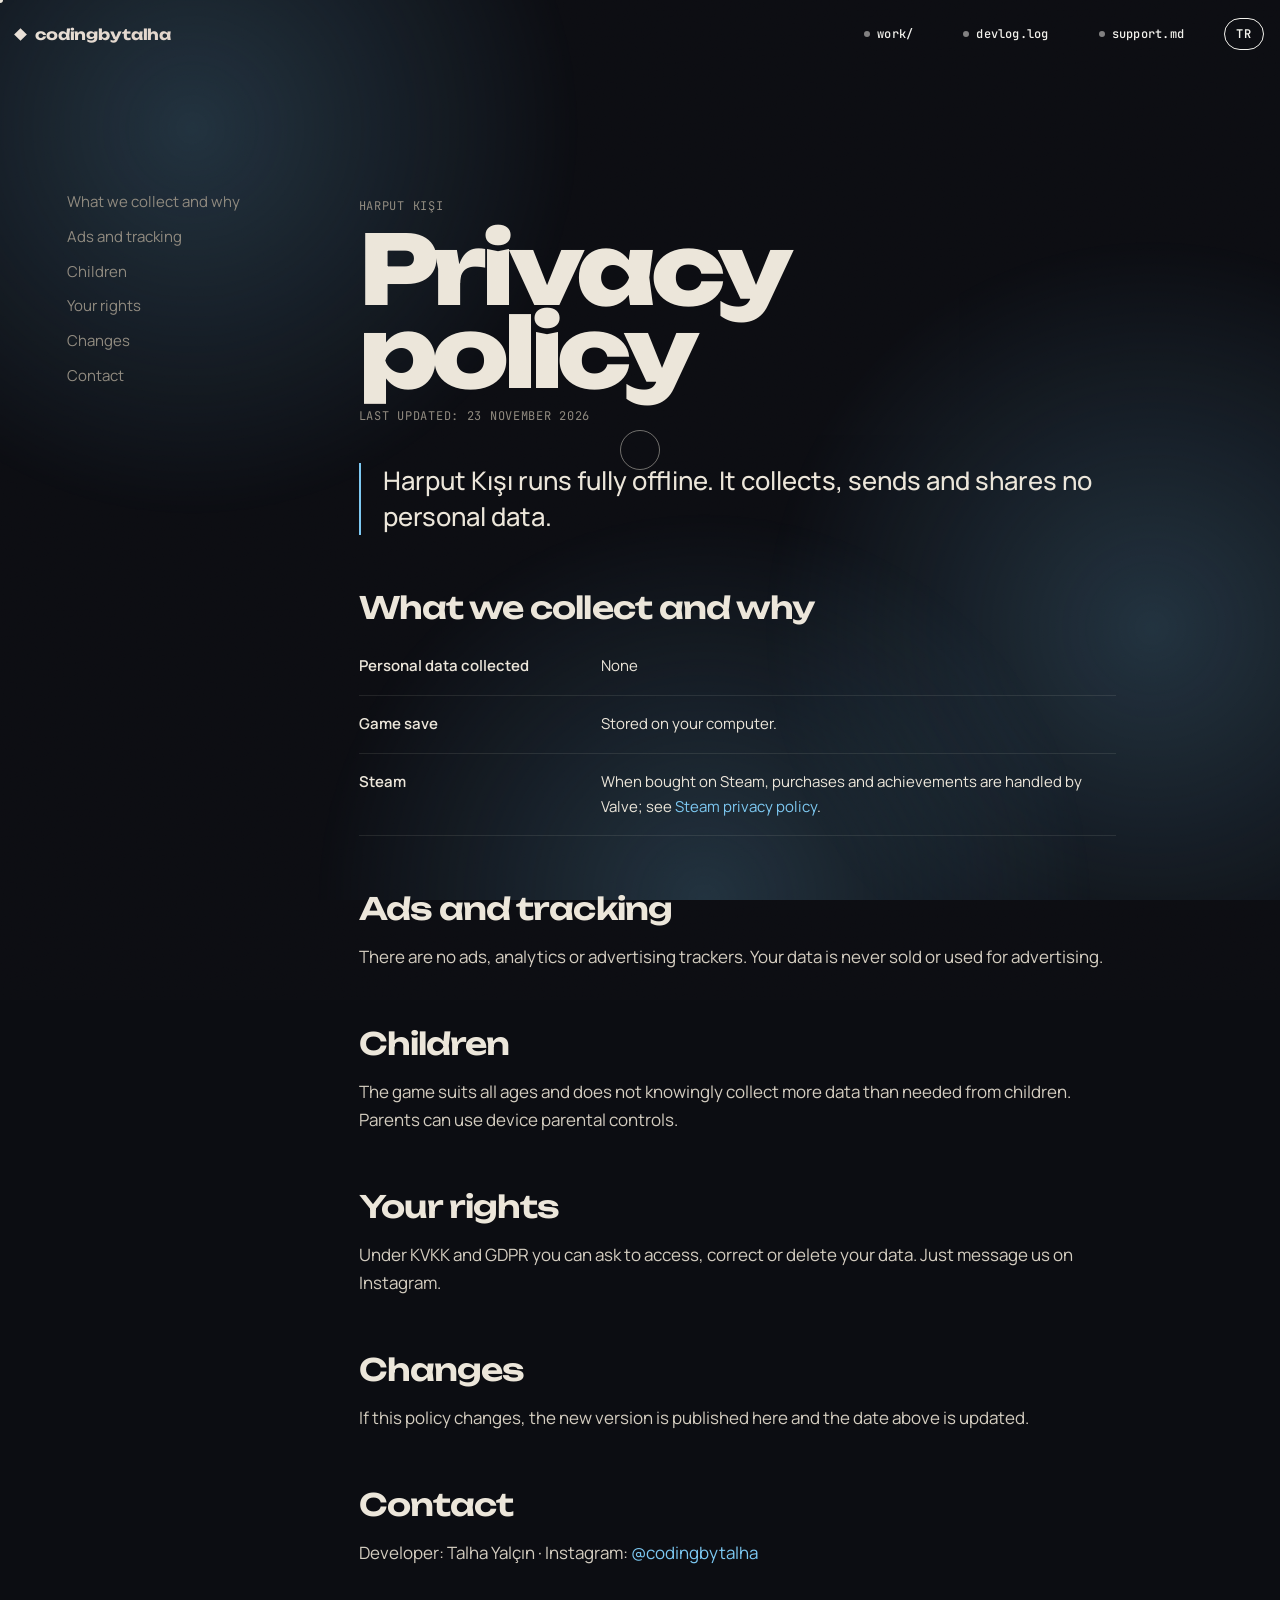
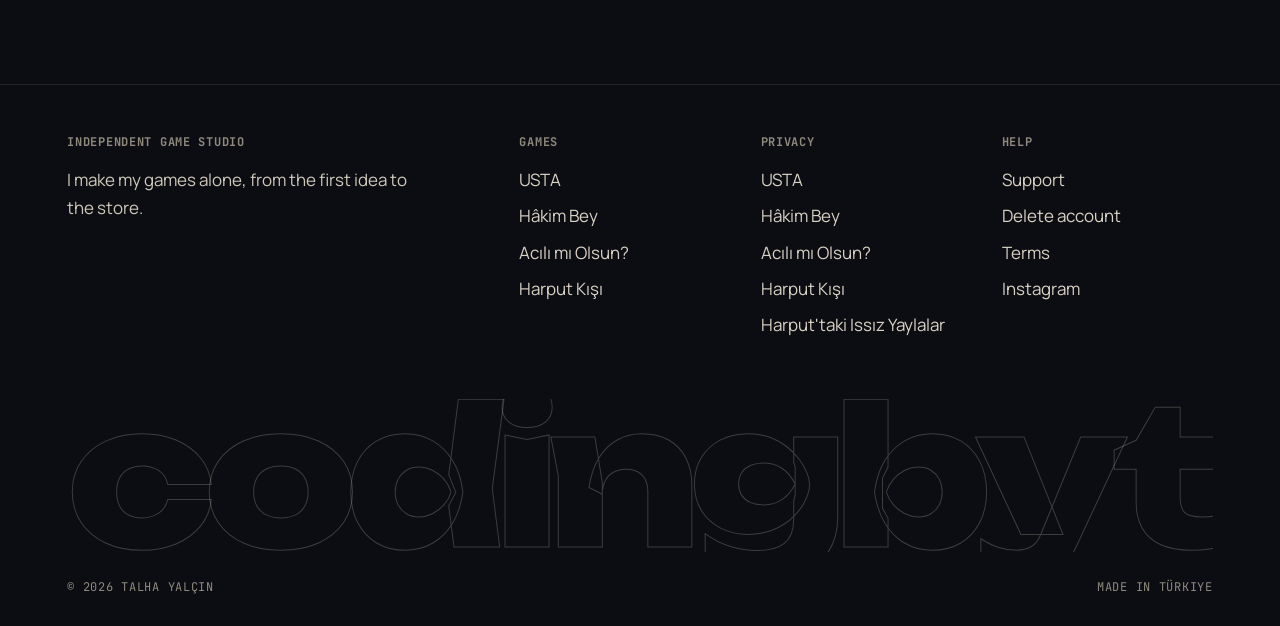
<file: codingbytalha-yukle/harput-kisi/gizlilik.html>
<!doctype html>
<html lang="tr" style="--vurgu:#7cc8f2;--vurgu2:#7cc8f2;--isik1:#7cc8f2;--isik2:#7cc8f2;--isik3:#7cc8f2">
<head>
<meta charset="utf-8">
<meta name="viewport" content="width=device-width, initial-scale=1, viewport-fit=cover">
<title>Harput Kışı · Gizlilik</title>
<meta name="description" content="Harput Kışı gizlilik politikası">
<meta property="og:title" content="Harput Kışı · Gizlilik">
<meta property="og:description" content="Harput Kışı gizlilik politikası">
<meta property="og:type" content="website">
<meta name="theme-color" content="#0c0d12">
<link rel="icon" href="../img/favicon.png">
<link rel="preconnect" href="https://fonts.googleapis.com">
<link rel="preconnect" href="https://fonts.gstatic.com" crossorigin>
<link rel="stylesheet" href="https://fonts.googleapis.com/css2?family=Unbounded:wght@400;600;700;800&family=Manrope:wght@400;500;600;700&family=JetBrains+Mono:wght@400;500;600&family=Instrument+Serif:ital@0;1&display=swap">
<link rel="stylesheet" href="../css/site.css">
</head>
<body>
<div class="isiklar" aria-hidden="true"><i></i><i></i><i></i></div>

<header class="ust">
  <a class="marka" href="../index.html" lang="en"><i></i>codingbytalha</a>
  <nav>
    <a class="sekme" href="../index.html#isler" lang="en"><span data-l="tr">işler/</span><span data-l="en">work/</span></a>
    <a class="sekme tel-gizle" href="../index.html#gunluk" lang="en"><span data-l="tr">günlük.log</span><span data-l="en">devlog.log</span></a>
    <a class="sekme tel-gizle" href="../destek.html" lang="en"><span data-l="tr">destek.md</span><span data-l="en">support.md</span></a>
    <button class="dil" type="button" aria-label="Dil / Language">EN</button>
  </nav>
</header>
<main>
<section class="belge sar"><div class="genislik belge-izgara">
  <aside><nav><a href="#veri"><span data-l="tr">Hangi bilgiler, neden</span><span data-l="en">What we collect and why</span></a><a href="#reklam"><span data-l="tr">Reklam ve takip</span><span data-l="en">Ads and tracking</span></a><a href="#cocuk"><span data-l="tr">Çocuklar</span><span data-l="en">Children</span></a><a href="#haklar"><span data-l="tr">Hakların</span><span data-l="en">Your rights</span></a><a href="#degisiklik"><span data-l="tr">Değişiklikler</span><span data-l="en">Changes</span></a><a href="#iletisim"><span data-l="tr">İletişim</span><span data-l="en">Contact</span></a></nav></aside>
  <article>
    <span class="mono" style="color:var(--soluk)">Harput Kışı</span>
    <h1><span data-l="tr">Gizlilik politikası</span><span data-l="en">Privacy policy</span></h1>
    <div class="tarih mono"><span data-l="tr">Son güncelleme: 23 Kasım 2026</span><span data-l="en">Last updated: 23 November 2026</span></div><p class="ozet"><span data-l="tr">Harput Kışı tamamen çevrimdışı çalışır. Hiçbir kişisel veri toplamaz, göndermez ya da paylaşmaz.</span><span data-l="en">Harput Kışı runs fully offline. It collects, sends and shares no personal data.</span></p><h2 id="veri"><span data-l="tr">Hangi bilgiler, neden</span><span data-l="en">What we collect and why</span></h2><div class="tablo"><table><tr><th><span data-l="tr">Toplanan kişisel veri</span><span data-l="en">Personal data collected</span></th><td><span data-l="tr">Yok</span><span data-l="en">None</span></td></tr><tr><th><span data-l="tr">Oyun kaydı</span><span data-l="en">Game save</span></th><td><span data-l="tr">Bilgisayarında saklanır.</span><span data-l="en">Stored on your computer.</span></td></tr><tr><th><span data-l="tr">Steam</span><span data-l="en">Steam</span></th><td><span data-l="tr">Steam'den alındığında satın alma ve başarımları Valve işler; <a href="https://store.steampowered.com/privacy_agreement/" rel="noopener">Steam gizlilik politikası</a>.</span><span data-l="en">When bought on Steam, purchases and achievements are handled by Valve; see <a href="https://store.steampowered.com/privacy_agreement/" rel="noopener">Steam privacy policy</a>.</span></td></tr></table></div><h2 id="reklam"><span data-l="tr">Reklam ve takip</span><span data-l="en">Ads and tracking</span></h2><p><span data-l="tr">Oyunda reklam, analiz ya da reklam amaçlı takip aracı yoktur. Verin satılmaz, reklam için kullanılmaz.</span><span data-l="en">There are no ads, analytics or advertising trackers. Your data is never sold or used for advertising.</span></p><h2 id="cocuk"><span data-l="tr">Çocuklar</span><span data-l="en">Children</span></h2><p><span data-l="tr">Oyun her yaştan oyuncuya uygundur ve çocuklardan bilerek gereğinden fazla veri toplamaz. Ebeveynler cihazın ebeveyn denetimlerini kullanabilir.</span><span data-l="en">The game suits all ages and does not knowingly collect more data than needed from children. Parents can use device parental controls.</span></p><h2 id="haklar"><span data-l="tr">Hakların</span><span data-l="en">Your rights</span></h2><p><span data-l="tr">KVKK ve GDPR kapsamında verine erişmeyi, düzeltilmesini ve silinmesini isteyebilirsin. Bize Instagram'dan yazman yeterli.</span><span data-l="en">Under KVKK and GDPR you can ask to access, correct or delete your data. Just message us on Instagram.</span></p><h2 id="degisiklik"><span data-l="tr">Değişiklikler</span><span data-l="en">Changes</span></h2><p><span data-l="tr">Bu politika değişirse güncel hâli bu sayfada yayınlanır ve üstteki tarih güncellenir.</span><span data-l="en">If this policy changes, the new version is published here and the date above is updated.</span></p><h2 id="iletisim"><span data-l="tr">İletişim</span><span data-l="en">Contact</span></h2><p><span data-l="tr">Geliştirici</span><span data-l="en">Developer</span>: Talha Yalçın · Instagram: <a href="https://instagram.com/codingbytalha" target="_blank" rel="noopener">@codingbytalha</a></p>
  </article>
</div></section>
</main>
<footer class="alt sar">
  <div class="genislik">
    <div class="alt-ic">
      <div>
        <h4 class="mono"><span data-l="tr">Bağımsız oyun stüdyosu</span><span data-l="en">Independent game studio</span></h4>
        <p style="color:#cfc8bb;max-width:36ch;margin:0"><span data-l="tr">Oyunlarımı fikirden mağazaya kadar tek başıma yapıyorum.</span><span data-l="en">I make my games alone, from the first idea to the store.</span></p>
      </div>
      <div><h4 class="mono"><span data-l="tr">Oyunlar</span><span data-l="en">Games</span></h4><ul><li><a href="../usta/index.html">USTA</a></li><li><a href="../hakim-bey/index.html">Hâkim Bey</a></li><li><a href="../acili-mi-olsun/index.html">Acılı mı Olsun?</a></li><li><a href="../harput-kisi/index.html">Harput Kışı</a></li></ul></div>
      <div><h4 class="mono"><span data-l="tr">Gizlilik</span><span data-l="en">Privacy</span></h4><ul><li><a href="../usta/gizlilik.html">USTA</a></li><li><a href="../hakim-bey/gizlilik.html">Hâkim Bey</a></li><li><a href="../acili-mi-olsun/gizlilik.html">Acılı mı Olsun?</a></li><li><a href="../harput-kisi/gizlilik.html">Harput Kışı</a></li><li><a href="../issiz-yaylalar/gizlilik.html">Harput'taki Issız Yaylalar</a></li></ul></div>
      <div><h4 class="mono"><span data-l="tr">Yardım</span><span data-l="en">Help</span></h4><ul>
        <li><a href="../destek.html"><span data-l="tr">Destek</span><span data-l="en">Support</span></a></li>
        <li><a href="../hesap-sil.html"><span data-l="tr">Hesap silme</span><span data-l="en">Delete account</span></a></li>
        <li><a href="../sartlar.html"><span data-l="tr">Kullanım şartları</span><span data-l="en">Terms</span></a></li>
        <li><a href="https://instagram.com/codingbytalha" target="_blank" rel="noopener">Instagram</a></li>
      </ul></div>
    </div>
    <div class="dev-alt" aria-hidden="true" lang="en">codingbytalha</div>
    <div class="telif mono"><span>© <span class="yil">2026</span> Talha Yalçın</span><span><span data-l="tr">Türkiye'de yapıldı</span><span data-l="en">Made in Türkiye</span></span></div>
  </div>
</footer>
<script src="../vendor/gsap.min.js"></script>
<script src="../vendor/ScrollTrigger.min.js"></script>
<script src="../vendor/lenis.min.js"></script>
<script src="../js/site.js"></script>
</body>
</html>
</file>
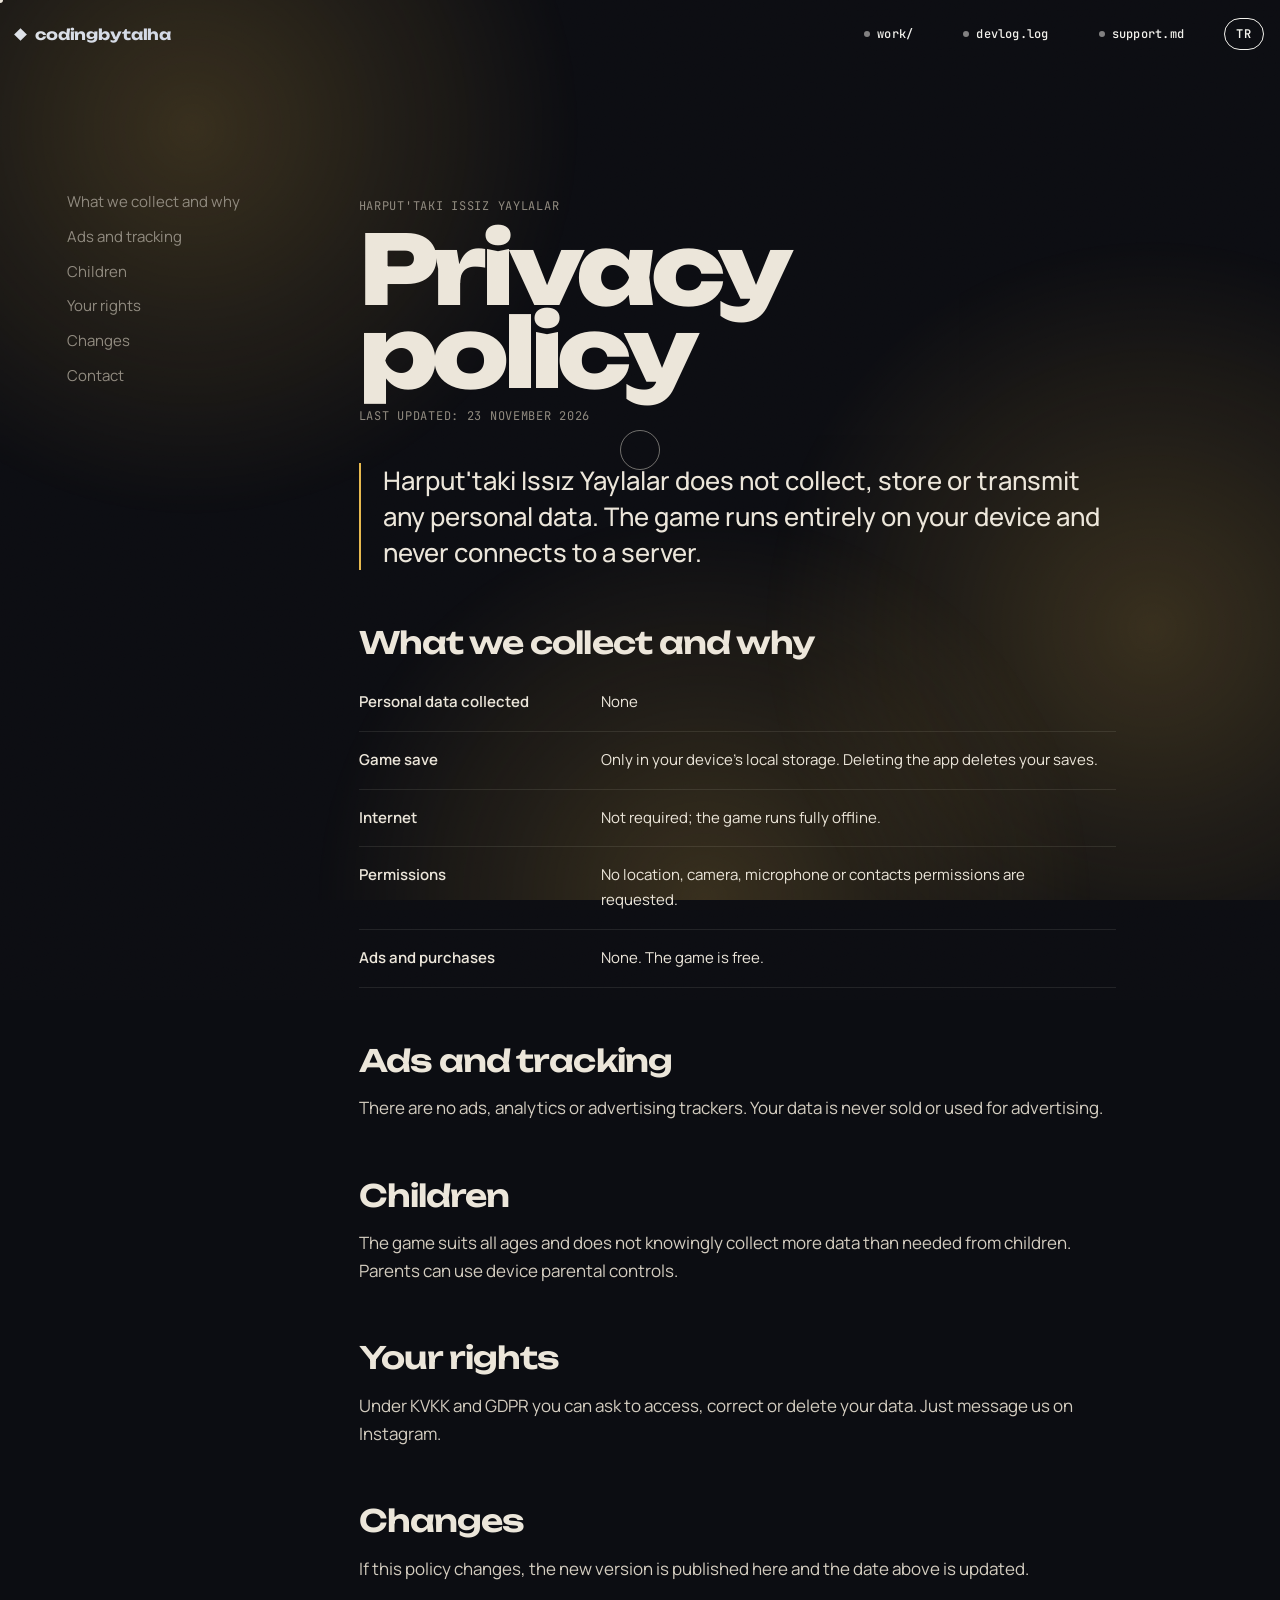
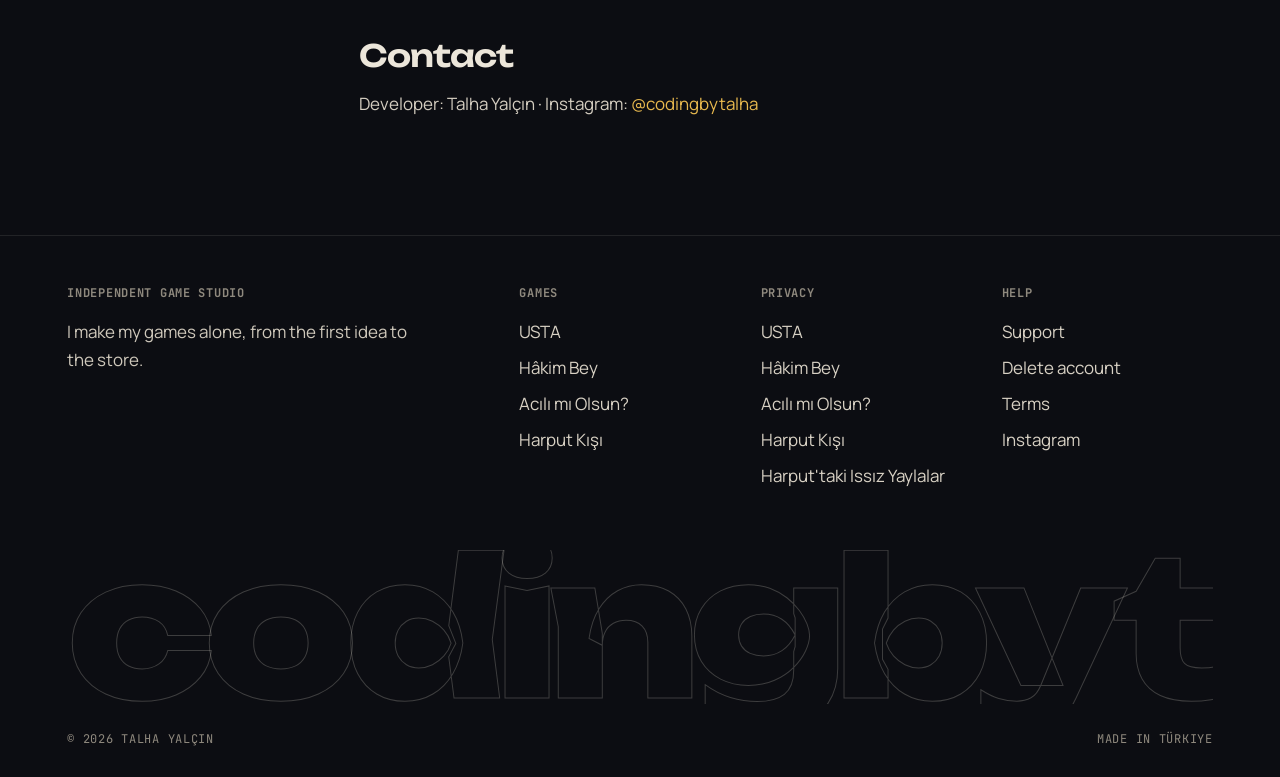
<file: codingbytalha-yukle/issiz-yaylalar/gizlilik.html>
<!doctype html>
<html lang="tr" style="--vurgu:#e7b84e;--vurgu2:#e7b84e;--isik1:#e7b84e;--isik2:#e7b84e;--isik3:#e7b84e">
<head>
<meta charset="utf-8">
<meta name="viewport" content="width=device-width, initial-scale=1, viewport-fit=cover">
<title>Harput&#x27;taki Issız Yaylalar · Gizlilik</title>
<meta name="description" content="Harput&#x27;taki Issız Yaylalar gizlilik politikası">
<meta property="og:title" content="Harput&#x27;taki Issız Yaylalar · Gizlilik">
<meta property="og:description" content="Harput&#x27;taki Issız Yaylalar gizlilik politikası">
<meta property="og:type" content="website">
<meta name="theme-color" content="#0c0d12">
<link rel="icon" href="../img/favicon.png">
<link rel="preconnect" href="https://fonts.googleapis.com">
<link rel="preconnect" href="https://fonts.gstatic.com" crossorigin>
<link rel="stylesheet" href="https://fonts.googleapis.com/css2?family=Unbounded:wght@400;600;700;800&family=Manrope:wght@400;500;600;700&family=JetBrains+Mono:wght@400;500;600&family=Instrument+Serif:ital@0;1&display=swap">
<link rel="stylesheet" href="../css/site.css">
</head>
<body>
<div class="isiklar" aria-hidden="true"><i></i><i></i><i></i></div>

<header class="ust">
  <a class="marka" href="../index.html" lang="en"><i></i>codingbytalha</a>
  <nav>
    <a class="sekme" href="../index.html#isler" lang="en"><span data-l="tr">işler/</span><span data-l="en">work/</span></a>
    <a class="sekme tel-gizle" href="../index.html#gunluk" lang="en"><span data-l="tr">günlük.log</span><span data-l="en">devlog.log</span></a>
    <a class="sekme tel-gizle" href="../destek.html" lang="en"><span data-l="tr">destek.md</span><span data-l="en">support.md</span></a>
    <button class="dil" type="button" aria-label="Dil / Language">EN</button>
  </nav>
</header>
<main>
<section class="belge sar"><div class="genislik belge-izgara">
  <aside><nav><a href="#veri"><span data-l="tr">Hangi bilgiler, neden</span><span data-l="en">What we collect and why</span></a><a href="#reklam"><span data-l="tr">Reklam ve takip</span><span data-l="en">Ads and tracking</span></a><a href="#cocuk"><span data-l="tr">Çocuklar</span><span data-l="en">Children</span></a><a href="#haklar"><span data-l="tr">Hakların</span><span data-l="en">Your rights</span></a><a href="#degisiklik"><span data-l="tr">Değişiklikler</span><span data-l="en">Changes</span></a><a href="#iletisim"><span data-l="tr">İletişim</span><span data-l="en">Contact</span></a></nav></aside>
  <article>
    <span class="mono" style="color:var(--soluk)">Harput'taki Issız Yaylalar</span>
    <h1><span data-l="tr">Gizlilik politikası</span><span data-l="en">Privacy policy</span></h1>
    <div class="tarih mono"><span data-l="tr">Son güncelleme: 23 Kasım 2026</span><span data-l="en">Last updated: 23 November 2026</span></div><p class="ozet"><span data-l="tr">Harput'taki Issız Yaylalar hiçbir kişisel veri toplamaz, saklamaz veya iletmez. Oyun tamamen cihazında çalışır, hiçbir sunucuya bağlanmaz.</span><span data-l="en">Harput'taki Issız Yaylalar does not collect, store or transmit any personal data. The game runs entirely on your device and never connects to a server.</span></p><h2 id="veri"><span data-l="tr">Hangi bilgiler, neden</span><span data-l="en">What we collect and why</span></h2><div class="tablo"><table><tr><th><span data-l="tr">Toplanan kişisel veri</span><span data-l="en">Personal data collected</span></th><td><span data-l="tr">Yok</span><span data-l="en">None</span></td></tr><tr><th><span data-l="tr">Oyun kaydı</span><span data-l="en">Game save</span></th><td><span data-l="tr">Yalnızca cihazının yerel depolamasında. Uygulamayı silersen kayıtlar da silinir.</span><span data-l="en">Only in your device's local storage. Deleting the app deletes your saves.</span></td></tr><tr><th><span data-l="tr">İnternet</span><span data-l="en">Internet</span></th><td><span data-l="tr">Gerekmez; oyun tamamen çevrimdışı çalışır.</span><span data-l="en">Not required; the game runs fully offline.</span></td></tr><tr><th><span data-l="tr">İzinler</span><span data-l="en">Permissions</span></th><td><span data-l="tr">Konum, kamera, mikrofon, rehber gibi izinler istenmez.</span><span data-l="en">No location, camera, microphone or contacts permissions are requested.</span></td></tr><tr><th><span data-l="tr">Reklam ve satın alma</span><span data-l="en">Ads and purchases</span></th><td><span data-l="tr">Yok. Oyun ücretsizdir.</span><span data-l="en">None. The game is free.</span></td></tr></table></div><h2 id="reklam"><span data-l="tr">Reklam ve takip</span><span data-l="en">Ads and tracking</span></h2><p><span data-l="tr">Oyunda reklam, analiz ya da reklam amaçlı takip aracı yoktur. Verin satılmaz, reklam için kullanılmaz.</span><span data-l="en">There are no ads, analytics or advertising trackers. Your data is never sold or used for advertising.</span></p><h2 id="cocuk"><span data-l="tr">Çocuklar</span><span data-l="en">Children</span></h2><p><span data-l="tr">Oyun her yaştan oyuncuya uygundur ve çocuklardan bilerek gereğinden fazla veri toplamaz. Ebeveynler cihazın ebeveyn denetimlerini kullanabilir.</span><span data-l="en">The game suits all ages and does not knowingly collect more data than needed from children. Parents can use device parental controls.</span></p><h2 id="haklar"><span data-l="tr">Hakların</span><span data-l="en">Your rights</span></h2><p><span data-l="tr">KVKK ve GDPR kapsamında verine erişmeyi, düzeltilmesini ve silinmesini isteyebilirsin. Bize Instagram'dan yazman yeterli.</span><span data-l="en">Under KVKK and GDPR you can ask to access, correct or delete your data. Just message us on Instagram.</span></p><h2 id="degisiklik"><span data-l="tr">Değişiklikler</span><span data-l="en">Changes</span></h2><p><span data-l="tr">Bu politika değişirse güncel hâli bu sayfada yayınlanır ve üstteki tarih güncellenir.</span><span data-l="en">If this policy changes, the new version is published here and the date above is updated.</span></p><h2 id="iletisim"><span data-l="tr">İletişim</span><span data-l="en">Contact</span></h2><p><span data-l="tr">Geliştirici</span><span data-l="en">Developer</span>: Talha Yalçın · Instagram: <a href="https://instagram.com/codingbytalha" target="_blank" rel="noopener">@codingbytalha</a></p>
  </article>
</div></section>
</main>
<footer class="alt sar">
  <div class="genislik">
    <div class="alt-ic">
      <div>
        <h4 class="mono"><span data-l="tr">Bağımsız oyun stüdyosu</span><span data-l="en">Independent game studio</span></h4>
        <p style="color:#cfc8bb;max-width:36ch;margin:0"><span data-l="tr">Oyunlarımı fikirden mağazaya kadar tek başıma yapıyorum.</span><span data-l="en">I make my games alone, from the first idea to the store.</span></p>
      </div>
      <div><h4 class="mono"><span data-l="tr">Oyunlar</span><span data-l="en">Games</span></h4><ul><li><a href="../usta/index.html">USTA</a></li><li><a href="../hakim-bey/index.html">Hâkim Bey</a></li><li><a href="../acili-mi-olsun/index.html">Acılı mı Olsun?</a></li><li><a href="../harput-kisi/index.html">Harput Kışı</a></li></ul></div>
      <div><h4 class="mono"><span data-l="tr">Gizlilik</span><span data-l="en">Privacy</span></h4><ul><li><a href="../usta/gizlilik.html">USTA</a></li><li><a href="../hakim-bey/gizlilik.html">Hâkim Bey</a></li><li><a href="../acili-mi-olsun/gizlilik.html">Acılı mı Olsun?</a></li><li><a href="../harput-kisi/gizlilik.html">Harput Kışı</a></li><li><a href="../issiz-yaylalar/gizlilik.html">Harput'taki Issız Yaylalar</a></li></ul></div>
      <div><h4 class="mono"><span data-l="tr">Yardım</span><span data-l="en">Help</span></h4><ul>
        <li><a href="../destek.html"><span data-l="tr">Destek</span><span data-l="en">Support</span></a></li>
        <li><a href="../hesap-sil.html"><span data-l="tr">Hesap silme</span><span data-l="en">Delete account</span></a></li>
        <li><a href="../sartlar.html"><span data-l="tr">Kullanım şartları</span><span data-l="en">Terms</span></a></li>
        <li><a href="https://instagram.com/codingbytalha" target="_blank" rel="noopener">Instagram</a></li>
      </ul></div>
    </div>
    <div class="dev-alt" aria-hidden="true" lang="en">codingbytalha</div>
    <div class="telif mono"><span>© <span class="yil">2026</span> Talha Yalçın</span><span><span data-l="tr">Türkiye'de yapıldı</span><span data-l="en">Made in Türkiye</span></span></div>
  </div>
</footer>
<script src="../vendor/gsap.min.js"></script>
<script src="../vendor/ScrollTrigger.min.js"></script>
<script src="../vendor/lenis.min.js"></script>
<script src="../js/site.js"></script>
</body>
</html>
</file>
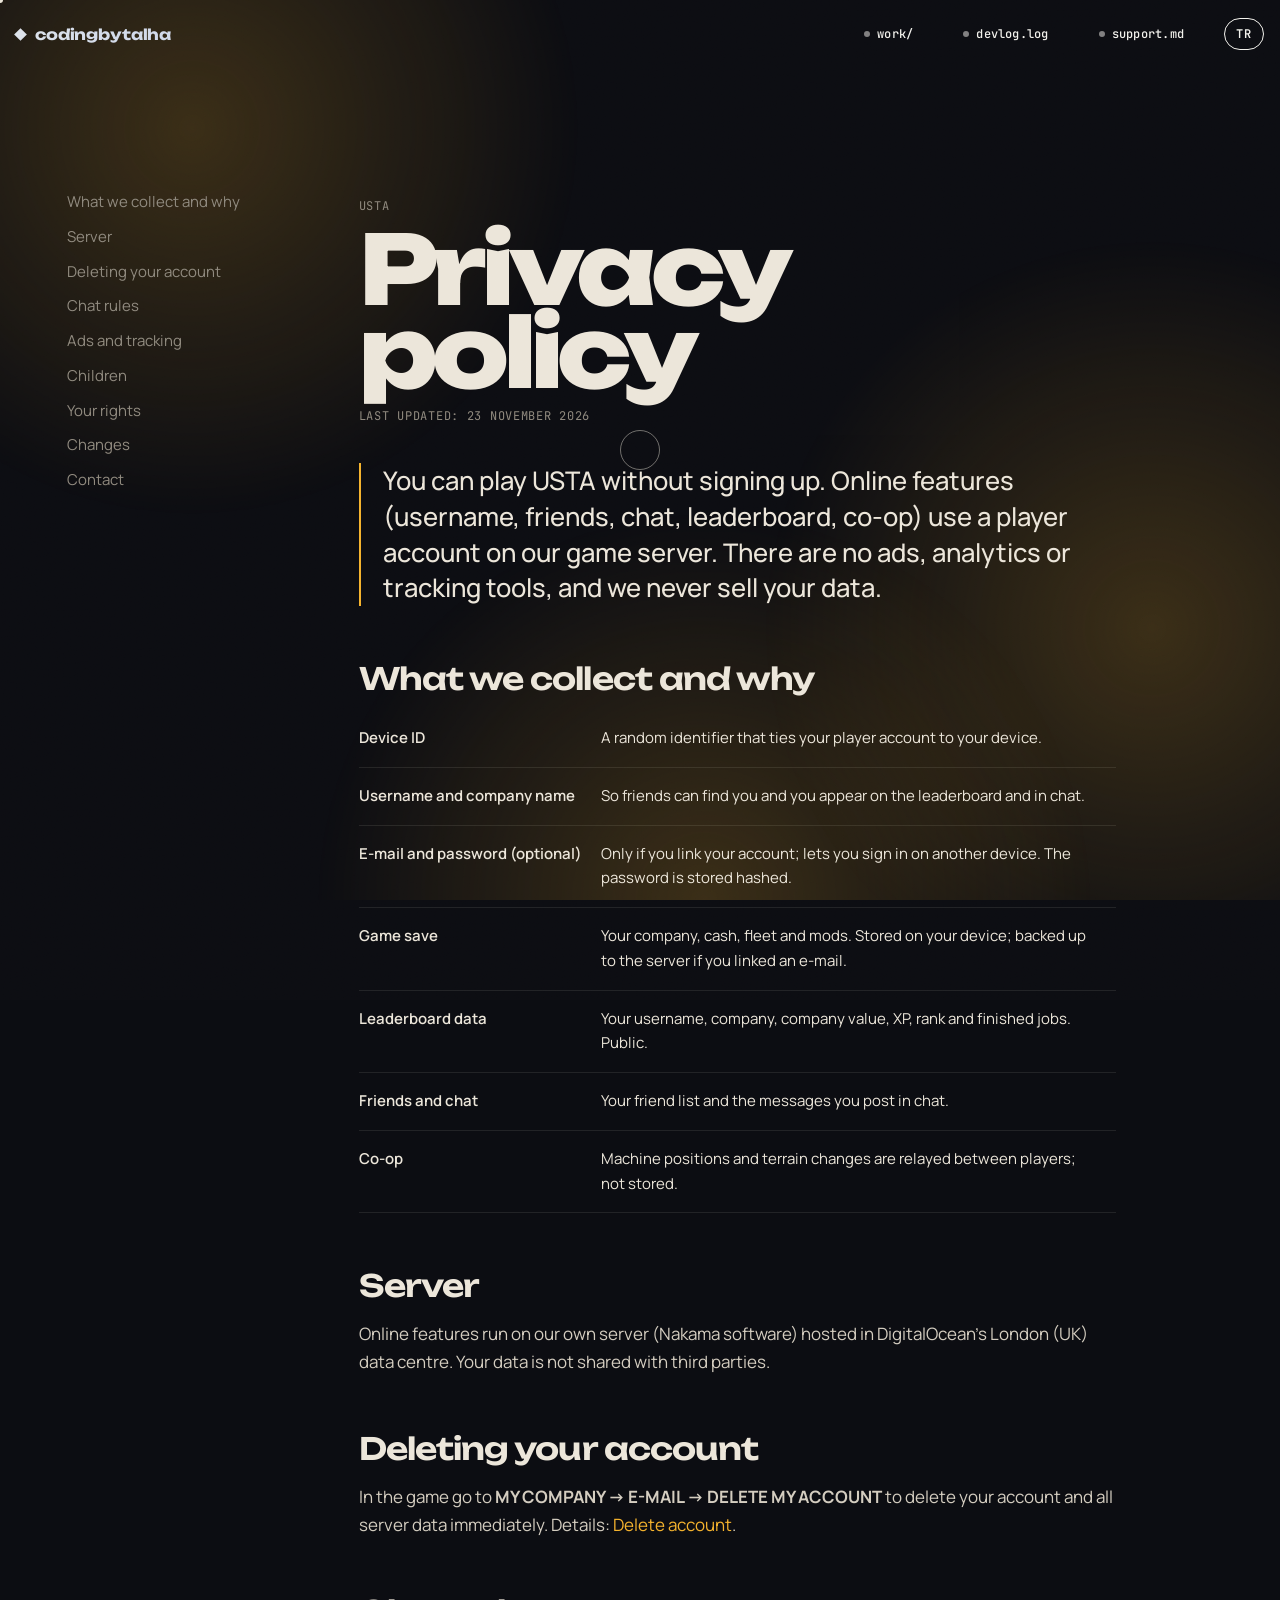
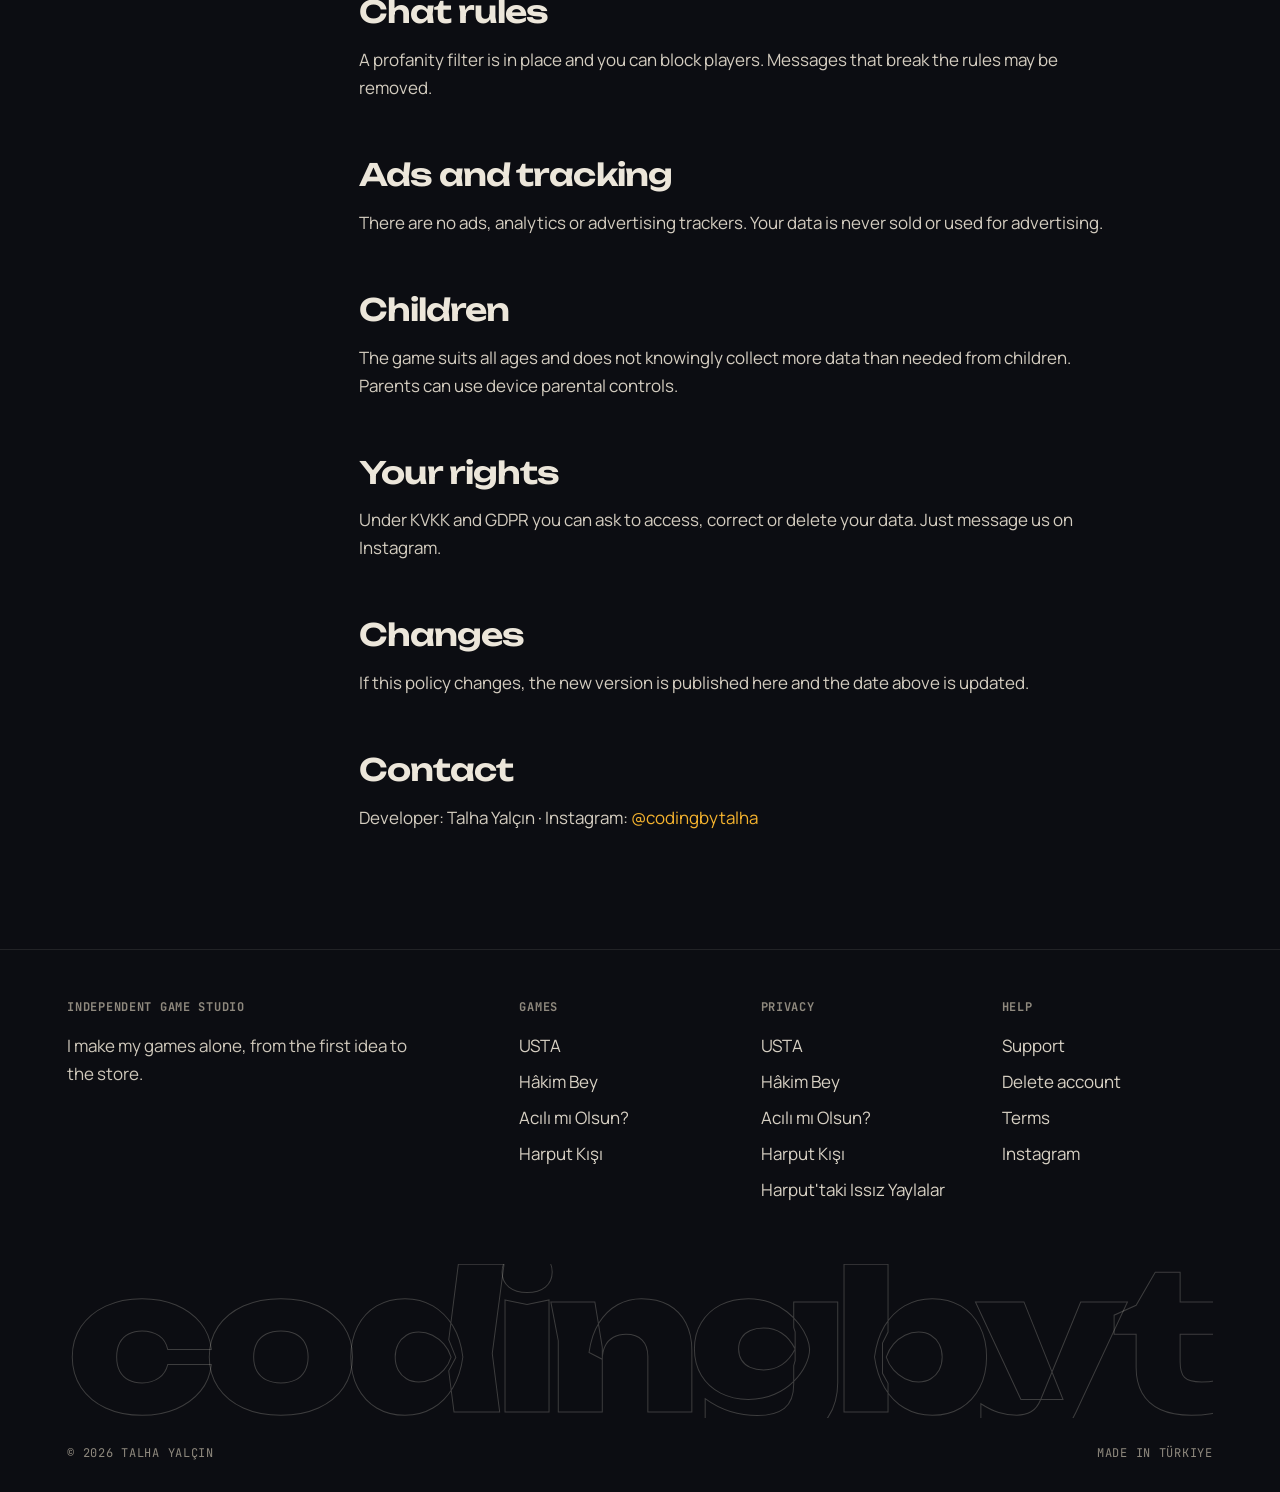
<file: codingbytalha-yukle/usta/gizlilik.html>
<!doctype html>
<html lang="tr" style="--vurgu:#f5b32e;--vurgu2:#f5b32e;--isik1:#f5b32e;--isik2:#f5b32e;--isik3:#f5b32e">
<head>
<meta charset="utf-8">
<meta name="viewport" content="width=device-width, initial-scale=1, viewport-fit=cover">
<title>USTA · Gizlilik</title>
<meta name="description" content="USTA gizlilik politikası">
<meta property="og:title" content="USTA · Gizlilik">
<meta property="og:description" content="USTA gizlilik politikası">
<meta property="og:type" content="website">
<meta name="theme-color" content="#0c0d12">
<link rel="icon" href="../img/favicon.png">
<link rel="preconnect" href="https://fonts.googleapis.com">
<link rel="preconnect" href="https://fonts.gstatic.com" crossorigin>
<link rel="stylesheet" href="https://fonts.googleapis.com/css2?family=Unbounded:wght@400;600;700;800&family=Manrope:wght@400;500;600;700&family=JetBrains+Mono:wght@400;500;600&family=Instrument+Serif:ital@0;1&display=swap">
<link rel="stylesheet" href="../css/site.css">
</head>
<body>
<div class="isiklar" aria-hidden="true"><i></i><i></i><i></i></div>

<header class="ust">
  <a class="marka" href="../index.html" lang="en"><i></i>codingbytalha</a>
  <nav>
    <a class="sekme" href="../index.html#isler" lang="en"><span data-l="tr">işler/</span><span data-l="en">work/</span></a>
    <a class="sekme tel-gizle" href="../index.html#gunluk" lang="en"><span data-l="tr">günlük.log</span><span data-l="en">devlog.log</span></a>
    <a class="sekme tel-gizle" href="../destek.html" lang="en"><span data-l="tr">destek.md</span><span data-l="en">support.md</span></a>
    <button class="dil" type="button" aria-label="Dil / Language">EN</button>
  </nav>
</header>
<main>
<section class="belge sar"><div class="genislik belge-izgara">
  <aside><nav><a href="#veri"><span data-l="tr">Hangi bilgiler, neden</span><span data-l="en">What we collect and why</span></a><a href="#ek0"><span data-l="tr">Sunucu</span><span data-l="en">Server</span></a><a href="#ek1"><span data-l="tr">Hesabını silme</span><span data-l="en">Deleting your account</span></a><a href="#ek2"><span data-l="tr">Sohbet kuralları</span><span data-l="en">Chat rules</span></a><a href="#reklam"><span data-l="tr">Reklam ve takip</span><span data-l="en">Ads and tracking</span></a><a href="#cocuk"><span data-l="tr">Çocuklar</span><span data-l="en">Children</span></a><a href="#haklar"><span data-l="tr">Hakların</span><span data-l="en">Your rights</span></a><a href="#degisiklik"><span data-l="tr">Değişiklikler</span><span data-l="en">Changes</span></a><a href="#iletisim"><span data-l="tr">İletişim</span><span data-l="en">Contact</span></a></nav></aside>
  <article>
    <span class="mono" style="color:var(--soluk)">USTA</span>
    <h1><span data-l="tr">Gizlilik politikası</span><span data-l="en">Privacy policy</span></h1>
    <div class="tarih mono"><span data-l="tr">Son güncelleme: 23 Kasım 2026</span><span data-l="en">Last updated: 23 November 2026</span></div><p class="ozet"><span data-l="tr">USTA'yı hesap açmadan oynayabilirsin. Çevrimiçi özellikler (kullanıcı adı, arkadaşlar, sohbet, sıralama, birlikte çalışma) için oyun sunucumuzda bir oyuncu hesabı açılır. Reklam, analiz ya da takip aracı yoktur; verini kimseye satmayız.</span><span data-l="en">You can play USTA without signing up. Online features (username, friends, chat, leaderboard, co-op) use a player account on our game server. There are no ads, analytics or tracking tools, and we never sell your data.</span></p><h2 id="veri"><span data-l="tr">Hangi bilgiler, neden</span><span data-l="en">What we collect and why</span></h2><div class="tablo"><table><tr><th><span data-l="tr">Cihaz kimliği</span><span data-l="en">Device ID</span></th><td><span data-l="tr">Oyuncu hesabını cihazına bağlamak için rastgele bir kimlik.</span><span data-l="en">A random identifier that ties your player account to your device.</span></td></tr><tr><th><span data-l="tr">Kullanıcı adı ve şirket adı</span><span data-l="en">Username and company name</span></th><td><span data-l="tr">Arkadaşların seni bulsun, sıralamada ve sohbette görünsün diye.</span><span data-l="en">So friends can find you and you appear on the leaderboard and in chat.</span></td></tr><tr><th><span data-l="tr">E-posta ve şifre (isteğe bağlı)</span><span data-l="en">E-mail and password (optional)</span></th><td><span data-l="tr">Yalnız hesabını e-postana bağlarsan; başka cihazdan girebilmen için. Şifre sunucuda geri çözülemez biçimde (hash) saklanır.</span><span data-l="en">Only if you link your account; lets you sign in on another device. The password is stored hashed.</span></td></tr><tr><th><span data-l="tr">Oyun kaydı</span><span data-l="en">Game save</span></th><td><span data-l="tr">Şirketin, kasan, filon, modifiyelerin. Cihazında saklanır; e-posta bağlıysa yedeği sunucuda da durur.</span><span data-l="en">Your company, cash, fleet and mods. Stored on your device; backed up to the server if you linked an e-mail.</span></td></tr><tr><th><span data-l="tr">Sıralama bilgisi</span><span data-l="en">Leaderboard data</span></th><td><span data-l="tr">Kullanıcı adın, şirket adın, şirket değeri, XP, rütbe, biten iş sayısı. Herkese açıktır.</span><span data-l="en">Your username, company, company value, XP, rank and finished jobs. Public.</span></td></tr><tr><th><span data-l="tr">Arkadaşlar ve sohbet</span><span data-l="en">Friends and chat</span></th><td><span data-l="tr">Arkadaş listen ve sohbet kanallarına yazdığın mesajlar.</span><span data-l="en">Your friend list and the messages you post in chat.</span></td></tr><tr><th><span data-l="tr">Birlikte çalışma</span><span data-l="en">Co-op</span></th><td><span data-l="tr">Aynı sahadaki oyuncular arasında makine konumları ve zemin değişiklikleri iletilir; saklanmaz.</span><span data-l="en">Machine positions and terrain changes are relayed between players; not stored.</span></td></tr></table></div><h2 id="ek0"><span data-l="tr">Sunucu</span><span data-l="en">Server</span></h2><p><span data-l="tr">Çevrimiçi özellikler, Nakama yazılımıyla çalışan ve DigitalOcean'ın Londra (Birleşik Krallık) veri merkezinde barınan kendi sunucumuzda çalışır. Verilerin üçüncü kişilerle paylaşılmaz.</span><span data-l="en">Online features run on our own server (Nakama software) hosted in DigitalOcean's London (UK) data centre. Your data is not shared with third parties.</span></p><h2 id="ek1"><span data-l="tr">Hesabını silme</span><span data-l="en">Deleting your account</span></h2><p><span data-l="tr">Oyunda <b>ŞİRKETİM → E-POSTA → HESABIMI SİL</b> ile hesabını ve sunucudaki bütün verini (kullanıcı adı, arkadaşlar, sohbet kimliği, sıralama, bulut kaydı) hemen silebilirsin. Ayrıntı: <a href="../hesap-sil.html">Hesap silme</a>.</span><span data-l="en">In the game go to <b>MY COMPANY → E-MAIL → DELETE MY ACCOUNT</b> to delete your account and all server data immediately. Details: <a href="../hesap-sil.html">Delete account</a>.</span></p><h2 id="ek2"><span data-l="tr">Sohbet kuralları</span><span data-l="en">Chat rules</span></h2><p><span data-l="tr">Küfür süzgeci vardır; rahatsız eden oyuncuyu engelleyebilirsin. Kurallara uymayan mesajlar silinebilir.</span><span data-l="en">A profanity filter is in place and you can block players. Messages that break the rules may be removed.</span></p><h2 id="reklam"><span data-l="tr">Reklam ve takip</span><span data-l="en">Ads and tracking</span></h2><p><span data-l="tr">Oyunda reklam, analiz ya da reklam amaçlı takip aracı yoktur. Verin satılmaz, reklam için kullanılmaz.</span><span data-l="en">There are no ads, analytics or advertising trackers. Your data is never sold or used for advertising.</span></p><h2 id="cocuk"><span data-l="tr">Çocuklar</span><span data-l="en">Children</span></h2><p><span data-l="tr">Oyun her yaştan oyuncuya uygundur ve çocuklardan bilerek gereğinden fazla veri toplamaz. Ebeveynler cihazın ebeveyn denetimlerini kullanabilir.</span><span data-l="en">The game suits all ages and does not knowingly collect more data than needed from children. Parents can use device parental controls.</span></p><h2 id="haklar"><span data-l="tr">Hakların</span><span data-l="en">Your rights</span></h2><p><span data-l="tr">KVKK ve GDPR kapsamında verine erişmeyi, düzeltilmesini ve silinmesini isteyebilirsin. Bize Instagram'dan yazman yeterli.</span><span data-l="en">Under KVKK and GDPR you can ask to access, correct or delete your data. Just message us on Instagram.</span></p><h2 id="degisiklik"><span data-l="tr">Değişiklikler</span><span data-l="en">Changes</span></h2><p><span data-l="tr">Bu politika değişirse güncel hâli bu sayfada yayınlanır ve üstteki tarih güncellenir.</span><span data-l="en">If this policy changes, the new version is published here and the date above is updated.</span></p><h2 id="iletisim"><span data-l="tr">İletişim</span><span data-l="en">Contact</span></h2><p><span data-l="tr">Geliştirici</span><span data-l="en">Developer</span>: Talha Yalçın · Instagram: <a href="https://instagram.com/codingbytalha" target="_blank" rel="noopener">@codingbytalha</a></p>
  </article>
</div></section>
</main>
<footer class="alt sar">
  <div class="genislik">
    <div class="alt-ic">
      <div>
        <h4 class="mono"><span data-l="tr">Bağımsız oyun stüdyosu</span><span data-l="en">Independent game studio</span></h4>
        <p style="color:#cfc8bb;max-width:36ch;margin:0"><span data-l="tr">Oyunlarımı fikirden mağazaya kadar tek başıma yapıyorum.</span><span data-l="en">I make my games alone, from the first idea to the store.</span></p>
      </div>
      <div><h4 class="mono"><span data-l="tr">Oyunlar</span><span data-l="en">Games</span></h4><ul><li><a href="../usta/index.html">USTA</a></li><li><a href="../hakim-bey/index.html">Hâkim Bey</a></li><li><a href="../acili-mi-olsun/index.html">Acılı mı Olsun?</a></li><li><a href="../harput-kisi/index.html">Harput Kışı</a></li></ul></div>
      <div><h4 class="mono"><span data-l="tr">Gizlilik</span><span data-l="en">Privacy</span></h4><ul><li><a href="../usta/gizlilik.html">USTA</a></li><li><a href="../hakim-bey/gizlilik.html">Hâkim Bey</a></li><li><a href="../acili-mi-olsun/gizlilik.html">Acılı mı Olsun?</a></li><li><a href="../harput-kisi/gizlilik.html">Harput Kışı</a></li><li><a href="../issiz-yaylalar/gizlilik.html">Harput'taki Issız Yaylalar</a></li></ul></div>
      <div><h4 class="mono"><span data-l="tr">Yardım</span><span data-l="en">Help</span></h4><ul>
        <li><a href="../destek.html"><span data-l="tr">Destek</span><span data-l="en">Support</span></a></li>
        <li><a href="../hesap-sil.html"><span data-l="tr">Hesap silme</span><span data-l="en">Delete account</span></a></li>
        <li><a href="../sartlar.html"><span data-l="tr">Kullanım şartları</span><span data-l="en">Terms</span></a></li>
        <li><a href="https://instagram.com/codingbytalha" target="_blank" rel="noopener">Instagram</a></li>
      </ul></div>
    </div>
    <div class="dev-alt" aria-hidden="true" lang="en">codingbytalha</div>
    <div class="telif mono"><span>© <span class="yil">2026</span> Talha Yalçın</span><span><span data-l="tr">Türkiye'de yapıldı</span><span data-l="en">Made in Türkiye</span></span></div>
  </div>
</footer>
<script src="../vendor/gsap.min.js"></script>
<script src="../vendor/ScrollTrigger.min.js"></script>
<script src="../vendor/lenis.min.js"></script>
<script src="../js/site.js"></script>
</body>
</html>
</file>
<file: codingbytalha-yukle/css/site.css>
/* codingbytalha — geliştirici sitesi.
   Yerleşim: gece mürekkebi zemin, pirinç lamba ışığı vurgusu, İznik turkuazı yalnız "canlı" işaretlerinde.
   Dev ve geniş bir başlık yazısı, eğik serif vurgular, makine/geliştirici ayrıntıları için eşaralıklı yazı. Tek, koyu bir görünüm (bilerek). */
:root {
  --gece: #0c0d12;
  --gece2: #12141b;
  --cizgi: rgba(236, 230, 218, 0.10);
  --kagit: #ece6da;
  --soluk: #8f897e;
  --pirinc: #e2a63b;
  --cini: #3fb0a5;
  --vurgu: var(--pirinc);
  --bas: "Unbounded", "Arial Black", system-ui, sans-serif;
  --serif: "Instrument Serif", "Times New Roman", serif;
  --govde: "Manrope", "Segoe UI", system-ui, -apple-system, sans-serif;
  --mono: "JetBrains Mono", ui-monospace, "SF Mono", Menlo, monospace;
  --kenar: max(16px, env(safe-area-inset-left, 0px));
  --kenar-s: max(16px, env(safe-area-inset-right, 0px));
  --ic: clamp(16px, 4vw, 56px);
  color-scheme: dark;
}
* { box-sizing: border-box; }
html { -webkit-text-size-adjust: 100%; }
html.lenis, html.lenis body { height: auto; }
.lenis.lenis-smooth { scroll-behavior: auto !important; }
body { margin: 0; background: var(--gece); color: var(--kagit); font: 400 17px/1.65 var(--govde); overflow-x: hidden; -webkit-font-smoothing: antialiased; }
img, video, canvas { max-width: 100%; display: block; }
a { color: inherit; text-decoration: none; }
::selection { background: var(--vurgu); color: var(--gece); }
:focus-visible { outline: 2px solid var(--vurgu); outline-offset: 3px; }
html[data-lang="en"] [data-l="tr"], html:not([data-lang="en"]) [data-l="en"] { display: none !important; }
.mono { font-family: var(--mono); font-size: 12px; letter-spacing: .06em; text-transform: uppercase; }
em, .serif { font-family: var(--serif); font-style: italic; font-weight: 400; letter-spacing: 0; }
.sar { padding-left: var(--kenar); padding-right: var(--kenar-s); }
.genislik { width: 100%; max-width: 1440px; margin-inline: auto; padding-inline: var(--ic); }

/* gren: bütün sayfanın üstünde çok hafif film greni */
body::after {
  content: ""; position: fixed; inset: -100px; z-index: 90; pointer-events: none; opacity: .055; mix-blend-mode: overlay;
  background-image: url("data:image/svg+xml;utf8,<svg xmlns='http://www.w3.org/2000/svg' width='200' height='200'><filter id='n'><feTurbulence type='fractalNoise' baseFrequency='.85' numOctaves='3' stitchTiles='stitch'/></filter><rect width='100%' height='100%' filter='url(%23n)'/></svg>");
  animation: gren 0.9s steps(5) infinite;
}
@keyframes gren { 20% { transform: translate(-30px, 20px); } 40% { transform: translate(20px, -40px); } 60% { transform: translate(-50px, -10px); } 80% { transform: translate(40px, 30px); } }

/* ---------------------------------------------------------------- açılış perdesi */
.yukleyici { position: fixed; inset: 0; z-index: 200; background: var(--gece); display: grid; grid-template-rows: 1fr auto; padding: 28px var(--kenar-s) calc(28px + env(safe-area-inset-bottom, 0px)) var(--kenar); }
.yukleyici .ust-s { display: flex; justify-content: space-between; color: var(--soluk); }
.yukleyici .sayac { font: 800 clamp(90px, 22vw, 320px)/.8 var(--bas); letter-spacing: -.04em; color: var(--kagit); font-variant-numeric: tabular-nums; }
.yukleyici .cubuk { height: 2px; background: var(--cizgi); margin-top: 22px; overflow: hidden; }
.yukleyici .cubuk i { display: block; height: 100%; width: 0; background: var(--vurgu); }
html.hazir .yukleyici { pointer-events: none; }
.js-yok .yukleyici { display: none; }

/* sayfa geçiş perdesi */
.perde { position: fixed; inset: 0; z-index: 150; background: var(--vurgu); transform: translateY(100%); pointer-events: none; }

/* ---------------------------------------------------------------- imleç (yalnız fare) */
.imlec, .imlec-halka { position: fixed; left: 0; top: 0; z-index: 180; pointer-events: none; border-radius: 50%; display: none; }
.imlec { width: 6px; height: 6px; background: var(--kagit); margin: -3px 0 0 -3px; }
.imlec-halka { width: 40px; height: 40px; margin: -20px 0 0 -20px; border: 1px solid rgba(236, 230, 218, .45); display: none; place-items: center; transition: width .35s, height .35s, margin .35s, background .35s, border-color .35s; }
.imlec-halka span { font: 600 11px var(--mono); letter-spacing: .08em; text-transform: uppercase; color: var(--gece); opacity: 0; transition: opacity .2s; }
.imlec-halka.buyuk { width: 92px; height: 92px; margin: -46px 0 0 -46px; background: var(--vurgu); border-color: var(--vurgu); }
.imlec-halka.buyuk span { opacity: 1; }
.imlec-halka.link { width: 64px; height: 64px; margin: -32px 0 0 -32px; border-color: var(--vurgu); }
@media (hover: hover) and (pointer: fine) { html.imlecli .imlec, html.imlecli .imlec-halka { display: grid; } html.imlecli, html.imlecli a, html.imlecli button { cursor: none; } }

/* ---------------------------------------------------------------- üst çubuk */
.ust { position: fixed; top: 0; left: 0; right: 0; z-index: 60; padding: calc(18px + env(safe-area-inset-top, 0px)) var(--kenar-s) 18px var(--kenar); display: flex; align-items: center; justify-content: space-between; gap: 16px; mix-blend-mode: difference; color: #fff; }
.marka { font: 700 15px var(--bas); letter-spacing: -.01em; display: inline-flex; align-items: center; gap: 10px; }
.marka i { width: 9px; height: 9px; background: currentColor; display: inline-block; transform: rotate(45deg); }
.ust nav { display: flex; align-items: center; gap: clamp(10px, 2.5vw, 30px); }
.ust nav a { position: relative; font: 500 12px var(--mono); letter-spacing: .08em; text-transform: uppercase; }
.ust nav a::after { content: ""; position: absolute; left: 0; right: 0; bottom: -4px; height: 1px; background: currentColor; transform: scaleX(0); transform-origin: right; transition: transform .4s cubic-bezier(.7, 0, .2, 1); }
.ust nav a:hover::after { transform: scaleX(1); transform-origin: left; }
.dil { all: unset; font: 600 12px var(--mono); letter-spacing: .08em; padding: 7px 11px; border: 1px solid currentColor; border-radius: 999px; }
.dil:focus-visible { outline: 2px solid currentColor; outline-offset: 2px; }
@media (max-width: 640px) { .ust nav a.tel-gizle { display: none; } }

/* ---------------------------------------------------------------- ana sayfa: kahraman */
.kahraman { position: relative; min-height: 100svh; display: grid; grid-template-rows: 1fr auto; padding-top: 110px; overflow: hidden; isolation: isolate; }
#arazi { position: absolute; inset: 0; width: 100%; height: 100%; z-index: -1; }
.kahraman::after { content: ""; position: absolute; inset: 0; z-index: -1; pointer-events: none; background: linear-gradient(180deg, var(--gece) 0%, rgba(12, 13, 18, .55) 18%, transparent 45%, transparent 80%, var(--gece) 100%), linear-gradient(90deg, rgba(12, 13, 18, .6) 0%, transparent 55%); }
.kahraman .ic { align-self: center; }
.dev-ad { margin: 0; font: 800 clamp(48px, 12.4vw, 230px)/.84 var(--bas); letter-spacing: -.055em; text-transform: uppercase; }
.dev-ad .satir { display: block; overflow: hidden; padding-bottom: .14em; margin-bottom: -.1em; }
.dev-ad .satir > span { display: inline-block; }
.dev-ad em { font-size: .92em; letter-spacing: -.02em; text-transform: none; color: var(--vurgu); padding-right: .08em; }
.kahraman .tanim { display: grid; grid-template-columns: repeat(12, 1fr); gap: 20px; margin-top: clamp(26px, 4vw, 54px); align-items: end; }
.kahraman .tanim p { grid-column: 1 / span 5; margin: 0; font-size: clamp(17px, 1.5vw, 21px); color: #d9d3c7; max-width: 42ch; }
.kahraman .tanim p b { color: var(--kagit); font-weight: 600; }
.kazi-ipucu { grid-column: 10 / -1; justify-self: end; color: var(--soluk); display: flex; align-items: center; gap: 10px; }
.kazi-ipucu::before { content: ""; width: 34px; height: 1px; background: var(--soluk); }
.meta-serit { border-top: 1px solid var(--cizgi); display: grid; grid-template-columns: repeat(4, 1fr); }
.meta-serit > div { padding: 18px 0 22px; border-left: 1px solid var(--cizgi); padding-left: 18px; display: grid; gap: 6px; min-width: 0; }
.meta-serit > div:first-child { border-left: 0; padding-left: 0; }
.meta-serit .mono { color: var(--soluk); }
.meta-serit b { font-weight: 600; font-size: 15px; }
.canli { display: inline-flex; align-items: center; gap: 8px; }
.canli::before { content: ""; width: 7px; height: 7px; border-radius: 50%; background: var(--cini); box-shadow: 0 0 0 0 var(--cini); animation: canli 2s infinite; }
@keyframes canli { 0% { box-shadow: 0 0 0 0 rgba(63, 176, 165, .6); } 70% { box-shadow: 0 0 0 9px rgba(63, 176, 165, 0); } 100% { box-shadow: 0 0 0 0 rgba(63, 176, 165, 0); } }
@media (max-width: 860px) {
  .kahraman .tanim p { grid-column: 1 / -1; }
  .kazi-ipucu { grid-column: 1 / -1; justify-self: start; }
  .meta-serit { grid-template-columns: 1fr 1fr; }
  .meta-serit > div:nth-child(3) { border-left: 0; padding-left: 0; }
  .meta-serit > div:nth-child(n+3) { border-top: 1px solid var(--cizgi); }
}

/* ---------------------------------------------------------------- kayan şerit */
.serit { border-block: 1px solid var(--cizgi); overflow: hidden; padding: 22px 0; white-space: nowrap; }
.serit .yol { display: inline-flex; gap: 46px; padding-right: 46px; font: 800 clamp(40px, 7vw, 108px)/1 var(--bas); letter-spacing: -.04em; text-transform: uppercase; animation: kay 38s linear infinite; }
.serit .yol span { -webkit-text-stroke: 1px rgba(236, 230, 218, .55); color: transparent; }
.serit .yol span.dolu { color: var(--kagit); -webkit-text-stroke: 0; }
.serit .yol i { font-style: normal; color: var(--vurgu); -webkit-text-stroke: 0; }
@keyframes kay { to { transform: translateX(-50%); } }

/* ---------------------------------------------------------------- bölüm başlıkları */
.bolum { padding-block: clamp(80px, 12vw, 180px); }
.bolum-bas { display: grid; grid-template-columns: repeat(12, 1fr); gap: 20px; margin-bottom: clamp(36px, 6vw, 80px); align-items: end; }
.bolum-bas .mono { grid-column: 1 / span 3; color: var(--soluk); }
.bolum-bas h2 { grid-column: 4 / -1; margin: 0; font: 700 clamp(38px, 6.4vw, 104px)/.9 var(--bas); letter-spacing: -.045em; text-wrap: balance; }
.bolum-bas h2 em { color: var(--vurgu); font-size: 1.08em; }
@media (max-width: 860px) { .bolum-bas .mono, .bolum-bas h2 { grid-column: 1 / -1; } }

/* ---------------------------------------------------------------- işler: liste + süzülen resim */
.isler { border-top: 1px solid var(--cizgi); }
.is { position: relative; display: grid; grid-template-columns: 70px minmax(0, 1.6fr) minmax(0, 1fr) minmax(0, 1fr) 120px; gap: 20px; align-items: center; padding: clamp(22px, 3vw, 38px) 0; border-bottom: 1px solid var(--cizgi); transition: color .4s; }
.is .yil { color: var(--soluk); }
.is h3 { margin: 0; font: 700 clamp(30px, 4.6vw, 72px)/.95 var(--bas); letter-spacing: -.045em; transition: transform .6s cubic-bezier(.2, .8, .2, 1), color .4s; }
.is .tur { color: #cfc8bb; font-size: 15px; }
.is .plat { color: var(--soluk); }
.is .drm { justify-self: end; }
.rozet { font: 600 11px var(--mono); letter-spacing: .08em; text-transform: uppercase; padding: 6px 10px; border-radius: 999px; border: 1px solid var(--cizgi); white-space: nowrap; }
.rozet.yayinda { color: var(--cini); border-color: rgba(63, 176, 165, .5); }
.rozet.yakinda { color: var(--pirinc); border-color: rgba(226, 166, 59, .45); }
.rozet.gelistiriliyor { color: #b8b2a6; }
.is .kucuk-resim { display: none; }
.isler:hover .is { color: var(--soluk); }
.isler:hover .is:hover { color: var(--kagit); }
.is:hover h3 { transform: translateX(14px); color: var(--vurgu-is, var(--vurgu)); }
.suzen { position: fixed; left: 0; top: 0; z-index: 40; width: min(30vw, 440px); aspect-ratio: 4 / 3; pointer-events: none; border-radius: 6px; overflow: hidden; opacity: 0; transform: translate(-50%, -50%) scale(.85); }
.suzen img { position: absolute; inset: 0; width: 100%; height: 100%; object-fit: cover; opacity: 0; transition: opacity .35s; }
.suzen img.acik { opacity: 1; }
@media (max-width: 860px) {
  .is { grid-template-columns: 1fr auto; gap: 8px 14px; }
  .is .yil { grid-column: 1; grid-row: 1; }
  .is .drm { grid-column: 2; grid-row: 1; }
  .is h3 { grid-column: 1 / -1; }
  .is .tur, .is .plat { grid-column: 1 / -1; }
  .is .kucuk-resim { display: block; grid-column: 1 / -1; border-radius: 6px; aspect-ratio: 16 / 9; object-fit: cover; width: 100%; margin-top: 8px; }
  .suzen { display: none; }
}

/* ---------------------------------------------------------------- kaydırınca yanan yazı */
.manifesto { font: 600 clamp(28px, 4.4vw, 70px)/1.08 var(--bas); letter-spacing: -.04em; margin: 0; max-width: 21ch; text-wrap: balance; }
.manifesto .k { color: rgba(236, 230, 218, .16); transition: color .2s; }
.manifesto .k.yandi { color: var(--kagit); }
.manifesto em { color: var(--vurgu) !important; font-size: 1.08em; }

/* ---------------------------------------------------------------- günlük (terminal) */
.gunluk { display: grid; grid-template-columns: repeat(12, 1fr); gap: 20px; }
.gunluk .sol { grid-column: 1 / span 4; color: #cfc8bb; }
.gunluk .sol p { max-width: 34ch; }
.terminal { grid-column: 6 / -1; background: #08090d; border: 1px solid var(--cizgi); border-radius: 10px; overflow: hidden; font: 400 14px/1.7 var(--mono); min-width: 0; }
.terminal .baslik-c { display: flex; align-items: center; gap: 8px; padding: 12px 16px; border-bottom: 1px solid var(--cizgi); color: var(--soluk); font-size: 12px; }
.terminal .baslik-c i { width: 11px; height: 11px; border-radius: 50%; background: #2b2d36; }
.terminal .baslik-c span { margin-left: 8px; }
.terminal ol { list-style: none; margin: 0; padding: 18px 18px 22px; display: grid; gap: 14px; overflow-x: auto; }
.terminal li { display: grid; grid-template-columns: 96px 130px minmax(0, 1fr); gap: 14px; }
.terminal time { color: var(--soluk); }
.terminal .oyun { color: var(--vurgu); }
.terminal .msg { color: #ddd6c9; }
.terminal .imlec-y { display: inline-block; width: 9px; height: 1.1em; background: var(--vurgu); vertical-align: -3px; animation: yanip 1s steps(1) infinite; }
@keyframes yanip { 50% { opacity: 0; } }
@media (max-width: 860px) { .gunluk .sol, .terminal { grid-column: 1 / -1; } .terminal li { grid-template-columns: 1fr; gap: 2px; } }

/* ---------------------------------------------------------------- disiplinler ve araçlar */
.disiplin { display: grid; grid-template-columns: repeat(4, 1fr); border-top: 1px solid var(--cizgi); }
.disiplin > div { padding: 26px 22px 34px 0; border-right: 1px solid var(--cizgi); display: grid; gap: 14px; align-content: start; }
.disiplin > div:not(:first-child) { padding-left: 22px; }
.disiplin > div:last-child { border-right: 0; }
.disiplin h3 { margin: 0; font: 600 22px/1.1 var(--bas); letter-spacing: -.03em; }
.disiplin p { margin: 0; color: var(--soluk); font-size: 15px; }
.araclar { display: flex; flex-wrap: wrap; gap: 10px; margin-top: 40px; }
.araclar span { font: 500 13px var(--mono); padding: 10px 14px; border: 1px solid var(--cizgi); border-radius: 999px; color: #d6cfc2; transition: border-color .3s, color .3s; }
.araclar span:hover { border-color: var(--vurgu); color: var(--vurgu); }
@media (max-width: 860px) { .disiplin { grid-template-columns: 1fr 1fr; } .disiplin > div { padding-left: 0 !important; border-right: 0; border-bottom: 1px solid var(--cizgi); } .disiplin > div:nth-child(odd) { padding-right: 16px; } .disiplin > div:nth-child(even) { padding-left: 16px !important; border-left: 1px solid var(--cizgi); } }

/* ---------------------------------------------------------------- sayılar */
.sayilar { display: grid; grid-template-columns: repeat(4, 1fr); gap: 20px; }
.sayilar div { display: grid; gap: 8px; }
.sayilar b { font: 800 clamp(52px, 7vw, 118px)/.85 var(--bas); letter-spacing: -.06em; font-variant-numeric: tabular-nums; }
.sayilar span { color: var(--soluk); }
@media (max-width: 860px) { .sayilar { grid-template-columns: 1fr 1fr; row-gap: 40px; } }

/* ---------------------------------------------------------------- iletişim */
.iletisim { position: relative; padding-block: clamp(100px, 16vw, 240px); overflow: hidden; }
.iletisim h2 { margin: 0; font: 800 clamp(52px, 12vw, 220px)/.84 var(--bas); letter-spacing: -.06em; }
.iletisim h2 em { color: var(--vurgu); letter-spacing: -.02em; }
.iletisim > .genislik > .mono { display: block; margin-bottom: 26px; }
.iletisim .alt-sira { display: flex; flex-wrap: wrap; gap: 28px; align-items: center; justify-content: space-between; margin-top: clamp(30px, 5vw, 60px); }
.iletisim p { margin: 0; color: #cfc8bb; max-width: 40ch; }
.miknatis { position: relative; width: clamp(150px, 16vw, 220px); aspect-ratio: 1; border-radius: 50%; background: var(--vurgu); color: var(--gece); display: grid; place-items: center; text-align: center; font: 700 15px/1.2 var(--bas); letter-spacing: -.02em; transition: background .3s; }
.miknatis:hover { background: var(--kagit); }
.miknatis small { display: block; font: 500 11px var(--mono); letter-spacing: .06em; margin-top: 6px; }

/* ---------------------------------------------------------------- alt bilgi */
footer.alt { border-top: 1px solid var(--cizgi); padding-block: 48px calc(28px + env(safe-area-inset-bottom, 0px)); }
.alt-ic { display: grid; grid-template-columns: 2fr repeat(3, 1fr); gap: 30px; }
.alt h4 { margin: 0 0 14px; color: var(--soluk); }
.alt ul { list-style: none; margin: 0; padding: 0; display: grid; gap: 8px; }
.alt ul a { color: #d8d1c4; transition: color .3s; }
.alt ul a:hover { color: var(--vurgu); }
.alt .dev-alt { font: 800 clamp(52px, 15vw, 260px)/.8 var(--bas); letter-spacing: -.065em; margin: 60px 0 26px; color: transparent; -webkit-text-stroke: 1px rgba(236, 230, 218, .22); white-space: nowrap; overflow: hidden; }
.alt .telif { display: flex; justify-content: space-between; flex-wrap: wrap; gap: 10px; color: var(--soluk); }
@media (max-width: 760px) { .alt-ic { grid-template-columns: 1fr 1fr; } .alt-ic > div:first-child { grid-column: 1 / -1; } }

/* ---------------------------------------------------------------- oyun sayfası (vaka çalışması) */
.oy-kahraman { padding-top: clamp(120px, 16vw, 200px); }
.oy-ust { display: flex; justify-content: space-between; align-items: center; gap: 16px; flex-wrap: wrap; color: var(--soluk); margin-bottom: 26px; }
.oy-ust a:hover { color: var(--kagit); }
.oy-ad { margin: 0; font: 800 clamp(52px, 13vw, 240px)/.84 var(--bas); letter-spacing: -.06em; }
.oy-ad .satir { display: block; overflow: hidden; padding-bottom: .14em; margin-bottom: -.1em; }
.oy-ad .satir > span { display: inline-block; }
.oy-manset { font: 400 clamp(26px, 3.4vw, 50px)/1.1 var(--serif); font-style: italic; color: var(--vurgu); margin: 22px 0 0; max-width: 24ch; }
.oy-meta { display: grid; grid-template-columns: repeat(4, 1fr); border-top: 1px solid var(--cizgi); margin-top: clamp(36px, 5vw, 70px); }
.oy-meta > div { padding: 18px 18px 22px; border-left: 1px solid var(--cizgi); display: grid; gap: 6px; min-width: 0; }
.oy-meta > div:first-child { border-left: 0; padding-left: 0; }
.oy-meta .mono { color: var(--soluk); }
@media (max-width: 760px) { .oy-meta { grid-template-columns: 1fr 1fr; } .oy-meta > div:nth-child(3) { border-left: 0; padding-left: 0; } .oy-meta > div:nth-child(n+3) { border-top: 1px solid var(--cizgi); } }
.oy-gorsel { position: relative; margin-top: clamp(30px, 5vw, 60px); overflow: hidden; border-radius: 6px; aspect-ratio: 16 / 8; background: var(--gece2); }
.oy-gorsel img { position: absolute; left: 0; top: -12%; width: 100%; height: 124%; max-width: none; object-fit: cover; will-change: transform; }
.anlati { display: grid; grid-template-columns: repeat(12, 1fr); gap: 20px; }
.anlati .mono { grid-column: 1 / span 3; color: var(--soluk); }
.anlati .metin { grid-column: 4 / span 7; display: grid; gap: 22px; }
.anlati .metin p { margin: 0; font-size: clamp(18px, 1.6vw, 23px); line-height: 1.6; color: #ddd6c9; }
.anlati .metin p:first-child { font: 500 clamp(22px, 2.3vw, 34px)/1.35 var(--govde); color: var(--kagit); letter-spacing: -.01em; }
@media (max-width: 860px) { .anlati .mono, .anlati .metin { grid-column: 1 / -1; } }
.ozellik-liste { border-top: 1px solid var(--cizgi); }
.ozellik-liste .o { display: grid; grid-template-columns: minmax(0, 1fr) minmax(0, 1.2fr); gap: 20px; padding: 26px 0; border-bottom: 1px solid var(--cizgi); align-items: baseline; }
.ozellik-liste h3 { margin: 0; font: 600 clamp(22px, 2.6vw, 38px)/1.05 var(--bas); letter-spacing: -.035em; transition: color .3s, transform .5s cubic-bezier(.2, .8, .2, 1); }
.ozellik-liste .o:hover h3 { color: var(--vurgu); transform: translateX(10px); }
.ozellik-liste p { margin: 0; color: #c9c2b5; }
@media (max-width: 640px) { .ozellik-liste .o { grid-template-columns: 1fr; gap: 6px; } }
.video-cerceve { border-radius: 8px; overflow: hidden; background: #000; aspect-ratio: 16 / 9; border: 1px solid var(--cizgi); }
.video-cerceve video { width: 100%; height: 100%; object-fit: cover; }
.galeri { columns: 2; column-gap: 16px; }
.galeri.dik { columns: 3; }
.galeri button { all: unset; display: block; margin-bottom: 16px; break-inside: avoid; border-radius: 6px; overflow: hidden; background: var(--gece2); }
.galeri button:focus-visible { outline: 2px solid var(--vurgu); outline-offset: 3px; }
.galeri img { width: 100%; height: auto; transition: transform .8s cubic-bezier(.2, .8, .2, 1), filter .5s; filter: saturate(.9); }
.galeri button:hover img { transform: scale(1.035); filter: saturate(1.05); }
@media (max-width: 640px) { .galeri { columns: 1; } .galeri.dik { columns: 2; } }
.bilgi-blok { display: grid; grid-template-columns: repeat(12, 1fr); gap: 20px; border-top: 1px solid var(--cizgi); padding-top: 30px; }
.bilgi-blok dl { grid-column: 1 / span 6; display: grid; grid-template-columns: minmax(0, 1fr) minmax(0, 1.4fr); margin: 0; }
.bilgi-blok dt, .bilgi-blok dd { padding: 14px 0; border-bottom: 1px solid var(--cizgi); margin: 0; }
.bilgi-blok dt { color: var(--soluk); }
.bilgi-blok .eylem { grid-column: 8 / -1; display: grid; gap: 14px; align-content: start; }
.dugme { display: inline-flex; justify-content: space-between; align-items: center; gap: 16px; padding: 20px 24px; border-radius: 999px; font: 600 16px var(--govde); border: 1px solid var(--cizgi); transition: background .35s, color .35s, border-color .35s; }
.dugme.dolu { background: var(--vurgu); color: var(--gece); border-color: var(--vurgu); }
.dugme:hover { background: var(--kagit); color: var(--gece); border-color: var(--kagit); }
.dugme span.ok { font-family: var(--mono); }
.kucuk-linkler { display: flex; flex-wrap: wrap; gap: 8px 20px; color: var(--soluk); margin-top: 6px; }
.kucuk-linkler a:hover { color: var(--kagit); }
@media (max-width: 860px) { .bilgi-blok dl, .bilgi-blok .eylem { grid-column: 1 / -1; } }
.sonraki { display: block; border-top: 1px solid var(--cizgi); padding-block: clamp(60px, 10vw, 140px); position: relative; overflow: hidden; }
.sonraki .mono { color: var(--soluk); }
.sonraki h2 { margin: 14px 0 0; font: 800 clamp(52px, 12vw, 210px)/.84 var(--bas); letter-spacing: -.06em; transition: color .4s; }
.sonraki:hover h2 { color: var(--vurgu); }
.sonraki img { position: absolute; right: var(--ic); top: 50%; width: min(36vw, 520px); aspect-ratio: 4 / 3; object-fit: cover; border-radius: 6px; transform: translateY(-50%) rotate(3deg) scale(.9); opacity: 0; transition: opacity .5s, transform .8s cubic-bezier(.2, .8, .2, 1); pointer-events: none; }
.sonraki:hover img { opacity: 1; transform: translateY(-50%) rotate(-2deg) scale(1); }

/* büyütülmüş resim */
.buyutec { position: fixed; inset: 0; z-index: 170; display: none; place-items: center; background: rgba(6, 7, 10, .94); padding: 24px var(--kenar-s) 24px var(--kenar); }
.buyutec.acik { display: grid; }
.buyutec img { max-height: 90svh; border-radius: 6px; }
.buyutec button { position: absolute; top: calc(18px + env(safe-area-inset-top, 0px)); right: var(--kenar-s); all: unset; position: absolute; font: 600 12px var(--mono); letter-spacing: .08em; padding: 10px 14px; border: 1px solid var(--cizgi); border-radius: 999px; color: var(--kagit); }

/* ---------------------------------------------------------------- belge sayfaları */
.belge { padding-top: clamp(130px, 16vw, 190px); padding-bottom: 100px; }
.belge-izgara { display: grid; grid-template-columns: repeat(12, 1fr); gap: 20px; }
.belge aside { grid-column: 1 / span 3; }
.belge aside nav { position: sticky; top: 100px; display: grid; gap: 10px; }
.belge aside a { color: var(--soluk); font-size: 15px; }
.belge aside a:hover, .belge aside a.su { color: var(--kagit); }
.belge article { grid-column: 4 / span 8; min-width: 0; }
.belge h1 { margin: 10px 0 14px; font: 800 clamp(44px, 7.5vw, 120px)/.86 var(--bas); letter-spacing: -.055em; text-wrap: balance; }
.belge .tarih { color: var(--soluk); }
.belge .ozet { font: 500 clamp(20px, 2vw, 28px)/1.4 var(--govde); color: var(--kagit); margin: 36px 0; padding-left: 22px; border-left: 2px solid var(--vurgu); }
.belge h2 { font: 600 clamp(22px, 2.4vw, 32px)/1.1 var(--bas); letter-spacing: -.03em; margin: 56px 0 14px; scroll-margin-top: 100px; }
.belge p, .belge li { color: #d4cdc0; }
.belge li { margin-bottom: 6px; }
.belge a { color: var(--vurgu); }
.tablo { overflow-x: auto; }
.belge table { width: 100%; border-collapse: collapse; font-size: 15px; }
.belge th, .belge td { text-align: left; vertical-align: top; padding: 16px 16px 16px 0; border-bottom: 1px solid var(--cizgi); }
.belge th { color: var(--kagit); font-weight: 600; width: 32%; }
details.sss { border-bottom: 1px solid var(--cizgi); }
details.sss summary { cursor: pointer; list-style: none; padding: 22px 40px 22px 0; font: 600 clamp(18px, 1.8vw, 24px)/1.25 var(--govde); position: relative; }
details.sss summary::-webkit-details-marker { display: none; }
details.sss summary::after { content: "+"; position: absolute; right: 0; top: 18px; font: 300 30px var(--govde); color: var(--vurgu); transition: transform .3s; }
details.sss[open] summary::after { transform: rotate(45deg); }
details.sss p { margin: 0 0 22px; max-width: 60ch; }
@media (max-width: 860px) { .belge aside { display: none; } .belge article { grid-column: 1 / -1; } }

/* ---------------------------------------------------------------- görünme (JS yoksa ya da hareket istenmiyorsa her şey açık) */
.gor { will-change: transform, opacity; }
@media (prefers-reduced-motion: reduce) {
  body::after, .serit .yol, .canli::before, .terminal .imlec-y { animation: none; }
  .yukleyici { display: none; }
}

/* kazı ipucu: farede "imleçle", dokunmatikte "parmağınla"; telefonda yazının arkası biraz daha koyu */
.kazi-ipucu .tel { display: none; }
@media (hover: none) { .kazi-ipucu .masa { display: none; } .kazi-ipucu .tel { display: inline; } }
@media (max-width: 760px) { .kahraman::after { background: linear-gradient(180deg, var(--gece) 0%, rgba(12, 13, 18, .7) 30%, rgba(12, 13, 18, .45) 60%, var(--gece) 100%); } }

/* ================================================================ RENK VE HAREKET (23 Kasım, "daha animasyonlu, daha renkli")
   Her oyunun kendi rengi var (icerik.json: vurgu, vurgu2). Arka plandaki ışık bulutları kaydırdıkça bölümün rengine döner,
   oyun listesinde üstüne gelinen oyunun rengi bütün bölüme yayılır, vitrin panelleri oyunların renginde yana kayar. */
:root { --r1: #f5b32e; --r2: #8f7cff; --r3: #ff4d3d; --r4: #7cc8f2; --isik1: var(--r1); --isik2: var(--r2); --isik3: var(--r4); }

/* arka plan ışık bulutları */
.isiklar { position: fixed; inset: 0; z-index: -2; pointer-events: none; overflow: hidden; }
.isiklar i { position: absolute; width: 70vmax; height: 70vmax; border-radius: 50%; opacity: .2; transition: background 1.2s ease; will-change: transform; }
.isiklar i:nth-child(1) { left: -20vmax; top: -25vmax; background: radial-gradient(circle, var(--isik1) 0%, transparent 62%); animation: bulut1 26s ease-in-out infinite alternate; }
.isiklar i:nth-child(2) { right: -25vmax; top: 20vh; background: radial-gradient(circle, var(--isik2) 0%, transparent 62%); animation: bulut2 32s ease-in-out infinite alternate; }
.isiklar i:nth-child(3) { left: 20vw; bottom: -35vmax; background: radial-gradient(circle, var(--isik3) 0%, transparent 62%); animation: bulut3 29s ease-in-out infinite alternate; }
@keyframes bulut1 { to { transform: translate(30vw, 25vh) scale(1.2); } }
@keyframes bulut2 { to { transform: translate(-35vw, -15vh) scale(.85); } }
@keyframes bulut3 { to { transform: translate(-20vw, -30vh) scale(1.15); } }
body { background: var(--gece); }
main, footer.alt { position: relative; z-index: 1; }

/* gökkuşağı yazı: dört oyunun renkleri akar */
.renkli { background: linear-gradient(90deg, var(--r1), var(--r3), var(--r2), var(--r4), var(--r1)); background-size: 300% 100%; -webkit-background-clip: text; background-clip: text; color: transparent !important; animation: akis 9s linear infinite; }
@keyframes akis { to { background-position: 300% 0; } }
.dev-ad em.renkli, .iletisim h2 em.renkli { padding-right: .12em; }

/* harf harf başlıklar */
.h { display: inline-block; will-change: transform; }

/* oyun listesi: üstüne gelinen oyunun rengi bölüme yayılır */
#isler { transition: background-color .7s ease; }
#isler.boyali { background-color: color-mix(in srgb, var(--boya, transparent) 13%, var(--gece)); }
.is .yil, .is .plat { transition: color .4s; }
.is:hover .yil { color: var(--vurgu-is); }

/* kayan şeritler: renkli kelimeler, ikinci şerit ters yönde */
.serit .yol span.dolu { color: var(--renk, var(--kagit)); }
.serit .yol span:not(.dolu) { -webkit-text-stroke-color: var(--renk, rgba(236, 230, 218, .55)); }
.serit.ters { border-top: 0; padding-top: 0; }
.serit.ters .yol { animation-direction: reverse; animation-duration: 46s; font-size: clamp(22px, 3vw, 44px); }

/* vitrin: yana kayan renkli paneller */
.vitrin { position: relative; overflow: hidden; }
.vitrin .bolum-bas { margin-bottom: 30px; }
.vitrin-yol { display: flex; gap: 24px; padding-inline: var(--ic); width: max-content; }
.panel { position: relative; width: min(78vw, 1080px); aspect-ratio: 16 / 9; border-radius: 22px; overflow: hidden; flex: none; isolation: isolate; color: #0c0d12;
  background: linear-gradient(135deg, var(--p1), var(--p2)); display: grid; grid-template-columns: 1fr 1.1fr; align-items: end; padding: clamp(22px, 3.4vw, 48px); gap: 20px; }
.panel::before { content: ""; position: absolute; inset: 0; z-index: -1; background: radial-gradient(80% 90% at 0% 100%, rgba(0, 0, 0, .28), transparent 60%), repeating-linear-gradient(115deg, rgba(255, 255, 255, .07) 0 2px, transparent 2px 26px); }
.panel .no { position: absolute; top: clamp(18px, 2.6vw, 34px); left: clamp(22px, 3.4vw, 48px); font: 600 13px var(--mono); letter-spacing: .1em; }
.panel h3 { margin: 0; font: 800 clamp(40px, 7vw, 120px)/.86 var(--bas); letter-spacing: -.055em; }
.panel p { margin: 14px 0 0; font: 500 clamp(15px, 1.3vw, 19px)/1.45 var(--govde); max-width: 30ch; }
.panel .ok-yuvarlak { display: inline-grid; place-items: center; width: 56px; height: 56px; border-radius: 50%; background: #0c0d12; color: var(--p1); font: 700 22px var(--mono); margin-top: 22px; transition: transform .4s; }
.panel:hover .ok-yuvarlak { transform: rotate(-45deg) scale(1.1); }
.panel .gorsel { align-self: stretch; position: relative; border-radius: 14px; overflow: hidden; box-shadow: 0 30px 60px -20px rgba(0, 0, 0, .55); transform: rotate(2.5deg); }
.panel .gorsel img { position: absolute; inset: 0; width: 100%; height: 100%; object-fit: cover; transform: scale(1.15); }
.panel.dik .gorsel { justify-self: center; aspect-ratio: 9 / 19; height: 100%; }
@media (max-width: 860px) {
  .vitrin-yol { flex-direction: column; width: auto; padding-inline: 0; }
  .panel { width: 100%; aspect-ratio: auto; grid-template-columns: 1fr; padding-top: 60px; }
  .panel .gorsel { aspect-ratio: 16 / 10; transform: none; }
  .panel.dik .gorsel { aspect-ratio: 16 / 10; height: auto; justify-self: stretch; }
}

/* sayılar her biri bir oyun renginde */
.sayilar div:nth-child(1) b { color: var(--r1); }
.sayilar div:nth-child(2) b { color: var(--r2); }
.sayilar div:nth-child(3) b { color: var(--r3); }
.sayilar div:nth-child(4) b { color: var(--r4); }
.disiplin > div:nth-child(1) .mono { color: var(--r1) !important; }
.disiplin > div:nth-child(2) .mono { color: var(--r2) !important; }
.disiplin > div:nth-child(3) .mono { color: var(--r3) !important; }
.disiplin > div:nth-child(4) .mono { color: var(--r4) !important; }
.araclar span:nth-child(4n+1):hover { border-color: var(--r1); color: var(--r1); }
.araclar span:nth-child(4n+2):hover { border-color: var(--r2); color: var(--r2); }
.araclar span:nth-child(4n+3):hover { border-color: var(--r3); color: var(--r3); }
.araclar span:nth-child(4n+4):hover { border-color: var(--r4); color: var(--r4); }
.terminal .oyun { color: var(--renk, var(--vurgu)); }
.miknatis { background: linear-gradient(135deg, var(--r1), var(--r3), var(--r2)); background-size: 200% 200%; animation: akis2 6s ease-in-out infinite alternate; }
@keyframes akis2 { to { background-position: 100% 100%; } }

/* oyun sayfası: oyunun renginde ışık, alt çizgi ve rozetler */
.oy-kahraman { position: relative; }
.oy-kahraman::before { content: ""; position: absolute; inset: 0 0 auto 0; height: 120vh; z-index: -1; pointer-events: none; background: radial-gradient(70% 60% at 85% 10%, color-mix(in srgb, var(--vurgu) 30%, transparent), transparent 70%), radial-gradient(50% 50% at 10% 60%, color-mix(in srgb, var(--vurgu2, var(--vurgu)) 16%, transparent), transparent 70%); }
.oy-ad .h { background: linear-gradient(180deg, var(--kagit) 40%, color-mix(in srgb, var(--vurgu) 55%, var(--kagit))); -webkit-background-clip: text; background-clip: text; color: transparent; }
.ozellik-liste .o h3::before { content: ""; display: inline-block; width: .5em; height: .5em; border-radius: 50%; background: var(--vurgu); margin-right: .45em; vertical-align: .12em; transform: scale(0); transition: transform .4s cubic-bezier(.3, 1.6, .5, 1); }
.ozellik-liste .o:hover h3::before { transform: scale(1); }

/* resim perdesi (JS, kaydırınca açılır) */
.perdeli { clip-path: inset(0 0 0 0); }

@media (prefers-reduced-motion: reduce) { .isiklar i, .renkli, .miknatis { animation: none; } }
@media (min-width: 861px) { .vitrin { min-height: 100vh; display: flex; flex-direction: column; justify-content: center; padding-top: 96px !important; padding-bottom: 40px; } .vitrin .panel { height: min(62vh, 600px); aspect-ratio: auto; width: min(78vw, 1080px); } }

/* ================================================================ 3B SOKAK (ana sayfa) */
.sahne3b { position: relative; height: 100svh; min-height: 560px; overflow: hidden; background: #07080c; }
.sahne3b canvas { position: absolute; inset: 0; width: 100%; height: 100%; display: block; touch-action: pan-y; cursor: grab; }
.sahne3b canvas:active { cursor: grabbing; }
.sahne-yazi { position: absolute; left: 0; bottom: 0; padding-bottom: calc(clamp(24px, 4vw, 54px) + env(safe-area-inset-bottom, 0px)); max-width: min(720px, 100%); pointer-events: none; transition: opacity .5s, transform .6s cubic-bezier(.2, .8, .2, 1); }
.sahne-yazi .dev-ad { font-size: clamp(40px, 6.6vw, 108px); }
.sahne-yazi p { margin: 14px 0 0; color: #d9d3c7; max-width: 44ch; font-size: clamp(15px, 1.3vw, 18px); text-shadow: 0 2px 16px rgba(0, 0, 0, .8); }
.sahne-kisayol { display: flex; flex-wrap: wrap; gap: 8px; margin-top: 18px; pointer-events: auto; }
.sahne-kisayol button { all: unset; cursor: pointer; display: inline-flex; align-items: center; gap: 8px; font: 600 13px var(--govde); padding: 9px 14px; border-radius: 999px; background: rgba(12, 13, 18, .6); border: 1px solid color-mix(in srgb, var(--k) 55%, transparent); backdrop-filter: blur(8px); -webkit-backdrop-filter: blur(8px); transition: background .3s, color .3s; }
.sahne-kisayol button i { width: 8px; height: 8px; border-radius: 50%; background: var(--k); box-shadow: 0 0 10px var(--k); }
.sahne-kisayol button:hover, .sahne-kisayol button:focus-visible { background: var(--k); color: #0c0d12; }
.sahne-ipucu { position: absolute; right: var(--kenar-s); bottom: calc(clamp(24px, 4vw, 54px) + env(safe-area-inset-bottom, 0px)); color: var(--soluk); pointer-events: none; }
.sahne-ipucu .tel { display: none; }
@media (hover: none) { .sahne-ipucu .masa { display: none; } .sahne-ipucu .tel { display: inline; } }
.sahne-ipucu-fare { position: absolute; left: 0; top: 0; padding: 6px 10px; border-radius: 999px; background: var(--kagit); color: var(--gece); pointer-events: none; opacity: 0; transition: opacity .2s; white-space: nowrap; }
.sahne-ipucu-fare.acik { opacity: 1; }
.sahne3b.odakli .sahne-yazi { opacity: 0; transform: translateY(30px); }
.sahne-kart { position: absolute; right: var(--kenar-s); top: 50%; width: min(420px, calc(100% - 32px)); transform: translate(30px, -50%); opacity: 0; pointer-events: none;
  padding: 26px; border-radius: 20px; background: rgba(12, 13, 18, .78); border: 1px solid color-mix(in srgb, var(--k, #fff) 45%, transparent); backdrop-filter: blur(14px); -webkit-backdrop-filter: blur(14px);
  box-shadow: 0 30px 80px -30px color-mix(in srgb, var(--k, #000) 70%, transparent); transition: opacity .45s, transform .6s cubic-bezier(.2, .8, .2, 1); display: grid; gap: 12px; }
.sahne-kart.acik { opacity: 1; transform: translate(0, -50%); pointer-events: auto; }
.sahne-kart .mono { color: var(--k); }
.sahne-kart h3 { margin: 0; font: 800 clamp(34px, 3.6vw, 54px)/.9 var(--bas); letter-spacing: -.05em; }
.sahne-kart p { margin: 0; color: #d9d3c7; }
.sahne-kart-alt { display: flex; justify-content: space-between; align-items: center; gap: 10px; flex-wrap: wrap; }
.sahne-kart-alt .mono { color: var(--soluk); }
.sahne-kart-dugme { display: grid; gap: 8px; margin-top: 4px; }
.sahne-kart .dugme { padding: 15px 20px; }
.sahne-kart .dugme.dolu { background: var(--k); border-color: var(--k); }
.sahne-geri { all: unset; cursor: pointer; font: 600 12px var(--mono); letter-spacing: .06em; color: var(--soluk); justify-self: start; padding: 6px 0; }
.sahne-geri:hover { color: var(--kagit); }
@media (max-width: 760px) {
  .sahne3b { height: 92svh; }
  .sahne-ipucu { top: calc(70px + env(safe-area-inset-top, 0px)); bottom: auto; }
  .sahne-kart { top: auto; bottom: calc(14px + env(safe-area-inset-bottom, 0px)); left: 16px; right: 16px; width: auto; transform: translateY(30px); }
  .sahne-kart.acik { transform: none; }
}
.sahne3b + .sar .meta-serit { border-top: 0; }

/* ================================================================ OYNANABİLİR MİNİ OYUNLAR (oyun sayfaları) */
.oyna { border-radius: 22px; overflow: hidden; border: 1px solid color-mix(in srgb, var(--vurgu) 40%, transparent); background: linear-gradient(160deg, color-mix(in srgb, var(--vurgu) 12%, #0e0f15), #0b0c11); box-shadow: 0 40px 100px -50px color-mix(in srgb, var(--vurgu) 70%, transparent); }
.oyna-bas { display: flex; justify-content: space-between; align-items: center; gap: 14px; flex-wrap: wrap; padding: 16px 20px; border-bottom: 1px solid var(--cizgi); }
.oyna-bas .mono { color: var(--vurgu); display: inline-flex; align-items: center; gap: 8px; }
.oyna-bas .mono::before { content: ""; width: 8px; height: 8px; border-radius: 50%; background: var(--vurgu); box-shadow: 0 0 10px var(--vurgu); animation: canli 2s infinite; }
.oyna-ipucu { color: #cfc8bb; font-size: 15px; }
.oyna-sahne { position: relative; }
.oyna-tuval { display: block; width: 100%; touch-action: none; cursor: crosshair; }
.oyna-hud { position: absolute; left: 14px; top: 14px; display: flex; flex-wrap: wrap; gap: 8px; pointer-events: none; }
.oyna-hud span { font: 500 12px var(--mono); letter-spacing: .04em; padding: 7px 10px; border-radius: 999px; background: rgba(8, 9, 13, .72); color: #d9d3c7; }
.oyna-hud b { color: var(--vurgu); font-weight: 600; }
/* Hâkim Bey davası */
.dava { padding: clamp(20px, 3vw, 36px); display: grid; gap: 16px; position: relative; }
.dava-ust { display: flex; justify-content: space-between; font: 500 12px var(--mono); color: var(--soluk); letter-spacing: .05em; }
.dava-ust b { color: var(--vurgu); }
.dava h4 { margin: 0; font: 600 clamp(20px, 2.2vw, 30px)/1.2 var(--bas); letter-spacing: -.03em; max-width: 30ch; }
.dava ul { list-style: none; margin: 0; padding: 0; display: grid; gap: 10px; }
.dava li { display: grid; grid-template-columns: 96px 1fr; gap: 14px; padding: 14px 16px; border-radius: 12px; background: rgba(255, 255, 255, .04); border: 1px solid var(--cizgi); color: #d9d3c7; }
.dava li i { font-style: normal; font: 600 11px var(--mono); letter-spacing: .08em; text-transform: uppercase; color: var(--vurgu); padding-top: 3px; }
.dava-dugme { display: grid; grid-template-columns: 1fr 1fr; gap: 10px; }
.dava-dugme button { all: unset; cursor: pointer; text-align: center; padding: 18px; border-radius: 14px; font: 800 clamp(15px, 1.6vw, 20px) var(--bas); letter-spacing: -.02em; border: 1px solid var(--vurgu); transition: background .25s, color .25s, transform .2s; }
.dava-dugme button:hover:not(:disabled) { background: var(--vurgu); color: #0c0d12; transform: translateY(-2px); }
.dava-dugme button.secili { background: var(--vurgu); color: #0c0d12; }
.dava-dugme button:disabled:not(.secili) { opacity: .35; }
.dava-sonuc { margin: 0; color: #d9d3c7; min-height: 1.6em; }
.dava-sonuc .iyi, .durum-not .iyi { color: #6be3a4; }
.dava-sonuc .kotu, .durum-not .kotu { color: #ff7a6b; }
.sonraki-dava { all: unset; cursor: pointer; margin-left: 8px; color: var(--vurgu); font-weight: 700; }
.tokmak { position: absolute; right: 26px; top: 46px; font-size: 54px; opacity: .18; transform-origin: 80% 80%; }
.dava.vur .tokmak { animation: tokmak .5s cubic-bezier(.3, 1.6, .5, 1); opacity: .9; }
@keyframes tokmak { 0% { transform: rotate(-40deg) translateY(-20px); } 60% { transform: rotate(8deg); } 100% { transform: rotate(0); } }
.dava.vur { animation: sars .35s .2s; }
@keyframes sars { 25% { transform: translateX(-4px); } 50% { transform: translateX(4px); } 75% { transform: translateX(-2px); } }
@media (max-width: 560px) { .dava li { grid-template-columns: 1fr; gap: 4px; } }
/* Acılı mı Olsun? dürüm */
.durum-alan { padding: clamp(18px, 3vw, 32px); display: grid; gap: 16px; }
.musteri { display: flex; gap: 14px; align-items: center; }
.musteri .yuz { font-size: 46px; filter: drop-shadow(0 6px 12px rgba(0, 0, 0, .5)); }
.balon { position: relative; padding: 14px 18px; border-radius: 18px; background: var(--kagit); color: #1a1410; font: 700 clamp(16px, 1.6vw, 21px) var(--govde); }
.balon small { display: block; font: 500 13px var(--govde); color: #5a4b40; margin-top: 2px; }
.balon::before { content: ""; position: absolute; left: -8px; top: 50%; border: 8px solid transparent; border-right-color: var(--kagit); border-left: 0; transform: translateY(-50%); }
.sure { height: 6px; border-radius: 3px; background: rgba(255, 255, 255, .08); overflow: hidden; }
.sure i { display: block; height: 100%; background: linear-gradient(90deg, var(--vurgu), var(--vurgu2, var(--vurgu))); transition: width .4s linear; }
.tezgah { display: grid; grid-template-columns: repeat(auto-fill, minmax(104px, 1fr)); gap: 8px; }
.tezgah button { all: unset; cursor: pointer; display: grid; justify-items: center; gap: 4px; padding: 12px 8px; border-radius: 14px; background: rgba(255, 255, 255, .05); border: 1px solid var(--cizgi); font: 600 13px var(--govde); text-align: center; transition: transform .15s, border-color .2s, background .2s; }
.tezgah button span { font-size: 28px; }
.tezgah button:hover { transform: translateY(-3px); border-color: var(--vurgu); }
.tezgah button.kondu { background: color-mix(in srgb, var(--vurgu) 22%, transparent); border-color: var(--vurgu); }
.durum-alt { display: flex; align-items: center; gap: 14px; flex-wrap: wrap; }
.durum-gorsel { flex: 1 1 200px; height: 48px; border-radius: 24px; background: #e8cf9c; display: flex; align-items: center; gap: 4px; padding: 0 16px; overflow: hidden; box-shadow: inset 0 -6px 0 rgba(0, 0, 0, .12); }
.kat { height: 22px; flex: 1; border-radius: 11px; animation: kat .3s cubic-bezier(.3, 1.6, .5, 1); }
@keyframes kat { from { transform: scale(0); } }
.kat-lavas { display: none; } .kat-kofte { background: #7a3b22; } .kat-marul { background: #6fb04a; } .kat-domates { background: #e0442f; } .kat-nar { background: #6b1a2a; flex: .4; } .kat-aci { background: #ff3b1f; flex: .4; } .kat-limon { background: #f4d23c; flex: .4; }
.durum-alt .sar-ver { all: unset; cursor: pointer; padding: 14px 22px; border-radius: 999px; background: var(--vurgu); color: #0c0d12; font: 800 15px var(--bas); letter-spacing: -.02em; transition: transform .2s; }
.durum-alt .sar-ver:hover { transform: scale(1.05); }
.durum-alt .kasa { font: 500 13px var(--mono); color: var(--soluk); }
.durum-alt .kasa b { color: var(--kagit); }
.durum-not { margin: 0; min-height: 1.5em; color: #d9d3c7; }

/* USTA 3B modeli */
.model3b { position: relative; aspect-ratio: 16 / 9; border-radius: 22px; overflow: hidden; background: radial-gradient(70% 70% at 50% 40%, color-mix(in srgb, var(--vurgu) 22%, #10121a), #07080c); border: 1px solid var(--cizgi); }
.model3b canvas { position: absolute; inset: 0; width: 100%; height: 100%; cursor: grab; touch-action: pan-y; }
.model-durum { position: absolute; left: 50%; top: 50%; transform: translate(-50%, -50%); font: 800 clamp(40px, 6vw, 90px) var(--bas); color: color-mix(in srgb, var(--vurgu) 60%, transparent); letter-spacing: -.05em; pointer-events: none; }
.model3b .mono.ipucu { position: absolute; left: 18px; bottom: 16px; color: var(--soluk); pointer-events: none; }
@media (max-width: 760px) { .model3b { aspect-ratio: 4 / 5; } }

/* telefon çerçeveli ekran görüntüleri: kayan şerit */
.cihaz-serit { overflow: hidden; -webkit-mask-image: linear-gradient(90deg, transparent, #000 8%, #000 92%, transparent); mask-image: linear-gradient(90deg, transparent, #000 8%, #000 92%, transparent); padding-block: 20px 40px; }
.cihaz-yol { display: flex; gap: 28px; width: max-content; animation: kay 50s linear infinite; }
.cihaz-serit:hover .cihaz-yol { animation-play-state: paused; }
.cihaz { position: relative; flex: none; padding: 10px; border-radius: 34px; background: linear-gradient(145deg, #2b2d35, #121318); box-shadow: 0 30px 60px -25px rgba(0, 0, 0, .8), inset 0 0 0 1px rgba(255, 255, 255, .08); transition: transform .5s cubic-bezier(.2, .8, .2, 1); }
.cihaz:nth-child(odd) { transform: rotate(-2deg) translateY(8px); }
.cihaz:nth-child(even) { transform: rotate(2deg); }
.cihaz:hover { transform: rotate(0) translateY(-8px) scale(1.03); }
.cihaz img { display: block; border-radius: 26px; }
.cihaz.dik img { width: clamp(170px, 18vw, 240px); aspect-ratio: 9 / 19.5; object-fit: cover; }
.cihaz.yatay img { height: clamp(170px, 18vw, 240px); aspect-ratio: 19.5 / 9; object-fit: cover; width: auto; }
.cihaz::after { content: ""; position: absolute; background: #0b0c10; border-radius: 10px; }
.cihaz.dik::after { left: 50%; top: 18px; width: 70px; height: 20px; transform: translateX(-50%); }
.cihaz.yatay::after { top: 50%; left: 18px; height: 70px; width: 20px; transform: translateY(-50%); }
@media (prefers-reduced-motion: reduce) { .cihaz-yol { animation: none; } }
.sahne3b.odakli .sahne-kisayol { pointer-events: none; }
.sahne-yukleme { position: absolute; left: 50%; top: calc(76px + env(safe-area-inset-top, 0px)); transform: translateX(-50%); padding: 7px 12px; border-radius: 999px; background: rgba(12, 13, 18, .6); color: var(--r1); transition: opacity .6s; pointer-events: none; }
.sahne-yukleme.bitti { opacity: 0; }
.sahne-ipucu-fare { background: var(--k, var(--kagit)); }
.sahne3b::after { content: ""; position: absolute; inset: 0; pointer-events: none; background: radial-gradient(120% 90% at 50% 45%, transparent 55%, rgba(0, 0, 0, .55) 100%); }

/* ================================================================ oyun listesi: süzülen oyun kartı (zengin) */
.suzen { width: min(26vw, 380px); aspect-ratio: auto; border-radius: 0; overflow: visible; perspective: 900px; }
.suzen .sk { position: absolute; inset: 0 auto auto 0; width: 100%; border-radius: 18px; overflow: hidden; background: #0c0d12; clip-path: inset(100% 0 0 0);
  box-shadow: 0 40px 90px -30px color-mix(in srgb, var(--k) 70%, transparent), 0 0 0 1px color-mix(in srgb, var(--k) 45%, transparent); }
.suzen .sk-resim { position: relative; aspect-ratio: 4 / 3; overflow: hidden; }
.suzen .sk-resim img:not(.sk-ikon) { position: absolute; inset: 0; width: 100%; height: 100%; object-fit: cover; opacity: 1; transform: scale(1.12); transition: none; }
.suzen .sk-resim::after { content: ""; position: absolute; inset: 0; background: linear-gradient(180deg, transparent 50%, rgba(12, 13, 18, .85)), linear-gradient(120deg, color-mix(in srgb, var(--k) 30%, transparent), transparent 60%); mix-blend-mode: normal; }
.suzen .sk-no { position: absolute; left: 14px; top: 12px; z-index: 1; color: #fff; padding: 5px 9px; border-radius: 999px; background: rgba(0, 0, 0, .5); }
.suzen .sk-ikon { position: absolute; right: 12px; top: 12px; z-index: 1; width: 44px; height: 44px; border-radius: 11px; box-shadow: 0 8px 20px rgba(0, 0, 0, .5); }
.suzen .sk-alt { position: relative; padding: 16px 18px 18px; display: grid; gap: 6px; background: linear-gradient(160deg, color-mix(in srgb, var(--k) 22%, #0c0d12), #0c0d12 70%); }
.suzen .sk-alt > .mono { color: var(--k); }
.suzen .sk-alt b { font: 800 30px/1 var(--bas); letter-spacing: -.05em; }
.suzen .sk-satir { display: flex; justify-content: space-between; gap: 10px; align-items: center; }
.suzen .sk-satir .mono { color: var(--soluk); font-size: 11px; }
.suzen .sk-durum { white-space: nowrap; flex: none; font: 600 11px var(--mono); letter-spacing: .06em; text-transform: uppercase; padding: 5px 9px; border-radius: 999px; background: var(--k); color: #0c0d12; }
.suzen .sk-alt p { margin: 4px 0 0; font: italic 400 18px/1.25 var(--serif); color: color-mix(in srgb, var(--k) 70%, #fff); }
.sahne-yazi::before { content: ""; position: absolute; inset: -40% -30% 0 -20%; z-index: -1; background: radial-gradient(70% 70% at 20% 80%, rgba(5, 6, 10, .78), transparent 70%); pointer-events: none; }
.sahne-yukleme { white-space: nowrap; }
@media (max-width: 760px) { .sahne-yukleme { top: calc(108px + env(safe-area-inset-top, 0px)); } }

/* ================================================================ GİRİŞ: "codingbytalha" harf harf, oyun renklerinde */
.giris { position: relative; min-height: 100svh; display: grid; align-items: center; overflow: hidden; isolation: isolate; padding-block: calc(96px + env(safe-area-inset-top, 0px)) 80px; }
#bulut { position: absolute; inset: 0; width: 100%; height: 100%; z-index: -2; filter: blur(40px) saturate(1.3); transform: scale(1.15); opacity: .6; }
@keyframes harfAkis { to { background-position: 70vw 0; } }
@media (prefers-reduced-motion: reduce) { .mh { animation: none; } }
.giris::after { content: ""; position: absolute; inset: 0; z-index: -1; pointer-events: none; background: radial-gradient(90% 70% at 50% 50%, transparent 30%, rgba(12, 13, 18, .75) 100%), linear-gradient(180deg, rgba(12, 13, 18, .5), transparent 30%, transparent 70%, var(--gece)); }
.giris-ic { width: 100%; max-width: 1600px; margin-inline: auto; }
.giris-ust { display: inline-flex; align-items: center; gap: 10px; color: #e9e3d6; padding: 8px 14px; border-radius: 999px; background: rgba(12, 13, 18, .45); border: 1px solid rgba(236, 230, 218, .18); backdrop-filter: blur(10px); -webkit-backdrop-filter: blur(10px); }
.giris-ust::before { content: ""; width: 7px; height: 7px; border-radius: 50%; background: var(--cini); animation: canli 2s infinite; }
.marka-dev { margin: clamp(18px, 3vw, 34px) 0 0; font: 800 clamp(64px, 16.5vw, 300px)/.82 var(--bas); letter-spacing: -.065em; perspective: 900px; }
.md-satir { display: block; white-space: nowrap; }
.md-satir + .md-satir { margin-top: .02em; }
.mh { display: inline-block; will-change: transform; transform-origin: 50% 80%;
  background: linear-gradient(100deg, var(--r1), var(--r3) 30%, var(--r2) 55%, var(--r4) 80%, var(--r1)); background-size: 70vw 100%; background-position: calc(var(--akis, 0px) - var(--ox, 0px)) 0;
  -webkit-background-clip: text; background-clip: text; color: transparent; }
.md-by { display: inline-block; font: italic 400 .62em/1 var(--serif); letter-spacing: 0; color: var(--kagit); margin: 0 .08em 0 .02em; vertical-align: .12em; will-change: transform; }
.donen { margin: clamp(18px, 2.4vw, 30px) 0 0; font: 600 clamp(22px, 3.2vw, 46px)/1.15 var(--bas); letter-spacing: -.04em; display: flex; flex-wrap: wrap; gap: .3em; align-items: baseline; }
.donen-sabit { color: var(--kagit); }
.donen-kutu { position: relative; display: inline-block; height: 1.2em; overflow: hidden; vertical-align: bottom; min-width: 7em; }
.donen-yol { display: block; will-change: transform; }
.donen-fiil { display: block; height: 1.2em; font-family: var(--serif); font-style: italic; font-weight: 400; letter-spacing: -.01em; white-space: nowrap; }
.giris-alt { display: flex; flex-wrap: wrap; gap: 20px 40px; align-items: end; justify-content: space-between; margin-top: clamp(26px, 4vw, 54px); }
.giris-alt p { margin: 0; max-width: 46ch; color: #ddd7cb; font-size: clamp(15px, 1.3vw, 19px); }
.giris .sahne-kisayol { margin-top: 0; }
.giris .sahne-kisayol a { display: inline-flex; align-items: center; gap: 8px; font: 600 14px var(--govde); padding: 11px 16px; border-radius: 999px; background: rgba(12, 13, 18, .5); border: 1px solid color-mix(in srgb, var(--k) 60%, transparent); backdrop-filter: blur(8px); -webkit-backdrop-filter: blur(8px); transition: background .3s, color .3s, transform .3s; }
.giris .sahne-kisayol a i { width: 8px; height: 8px; border-radius: 50%; background: var(--k); box-shadow: 0 0 10px var(--k); }
.giris .sahne-kisayol a:hover { background: var(--k); color: #0c0d12; transform: translateY(-3px); }
.giris-asagi { position: absolute; left: 50%; bottom: calc(22px + env(safe-area-inset-bottom, 0px)); transform: translateX(-50%); color: var(--soluk); animation: asagi 2s ease-in-out infinite; }
@keyframes asagi { 50% { transform: translate(-50%, 6px); } }
@media (max-width: 760px) { .marka-dev { font-size: clamp(56px, 19vw, 120px); } .donen-kutu { min-width: 0; } }
@media (prefers-reduced-motion: reduce) { .giris-asagi { animation: none; } }

/* ================================================================ GİRİŞ v2: arkada açılan dizüstü, ekranda gerçek kod ve oyunlar */
.giris-ic { position: relative; min-height: min(760px, calc(100svh - 180px)); display: grid; align-items: center; }
.giris-sol { position: relative; z-index: 2; max-width: 980px; }
.marka-dev .mh { text-shadow: none; filter: drop-shadow(0 10px 30px rgba(0, 0, 0, .45)); }
.mh { text-align: center; }
.laptop { position: absolute; z-index: 1; right: 4%; top: 46%; width: min(52vw, 940px); transform: translateY(-46%) perspective(1800px) rotateY(-18deg) rotateX(7deg); transform-style: preserve-3d; pointer-events: none; }
.lp-kapak { transform-origin: 50% 100%; transform-style: preserve-3d; }
.lp-cerceve { position: relative; aspect-ratio: 16 / 10.3; padding: 2.3% 2.3% 3.2%; border-radius: 2.2% 2.2% .8% .8% / 3.4% 3.4% 1.2% 1.2%; background: linear-gradient(160deg, #23252c, #0b0c10 45%); box-shadow: inset 0 0 0 1px rgba(255, 255, 255, .08), 0 60px 140px -40px rgba(0, 0, 0, .9), 0 0 120px -20px color-mix(in srgb, var(--ekran, #f5b32e) 45%, transparent); transition: box-shadow 1s; }
.lp-kamera { position: absolute; left: 50%; top: 1%; width: .7%; aspect-ratio: 1; border-radius: 50%; background: #2a2d35; transform: translateX(-50%); box-shadow: inset 0 0 2px #000; }
.lp-ekran { position: relative; width: 100%; height: 100%; border-radius: .6%; overflow: hidden; background: #0d0f15; container-type: inline-size; }
.lp-ekran::after { content: ""; position: absolute; inset: 0; pointer-events: none; background: linear-gradient(125deg, rgba(255, 255, 255, .09), transparent 32%); }
.lp-taban { position: relative; width: 114%; margin-left: -7%; height: 0; padding-bottom: 2.6%; border-radius: 0 0 16% 16% / 0 0 100% 100%; background: linear-gradient(180deg, #d7dae0, #9da1a9 55%, #6d7078); box-shadow: 0 30px 60px -20px rgba(0, 0, 0, .8); }
.lp-centik { position: absolute; left: 50%; top: 0; width: 14%; height: 45%; transform: translateX(-50%); border-radius: 0 0 12px 12px; background: linear-gradient(#8c9098, #b7bac1); }
.lp-golge { position: absolute; left: 4%; right: 4%; bottom: -9%; height: 10%; background: radial-gradient(50% 50% at 50% 50%, rgba(0, 0, 0, .55), transparent 70%); filter: blur(10px); }
/* editör */
.ed { position: absolute; inset: 0; display: grid; grid-template-rows: auto 1fr auto; font: 400 1.62cqi/1.55 var(--mono); color: #c9d1e0; }
.ed-ust { display: flex; align-items: center; gap: .55em; padding: .7em 1em; background: #12151c; border-bottom: 1px solid rgba(255, 255, 255, .06); }
.ed-ust > i { width: .8em; height: .8em; border-radius: 50%; background: #ff5f57; } .ed-ust > i:nth-child(2) { background: #febc2e; } .ed-ust > i:nth-child(3) { background: #28c840; }
.ed-sekmeler { display: flex; gap: .3em; margin-left: 1em; overflow: hidden; }
.ed-sekme { padding: .35em .9em; border-radius: .5em .5em 0 0; color: #7d8596; white-space: nowrap; transition: background .3s, color .3s; }
.ed-sekme.su { background: #0d0f15; color: #e8ecf4; box-shadow: inset 0 2px 0 var(--k); }
.ed-govde { display: grid; grid-template-columns: 3.2em 1fr; overflow: hidden; padding-top: .8em; }
.ed-no { text-align: right; padding-right: .9em; color: #3d4455; white-space: pre; }
.ed-kod { margin: 0; font: inherit; white-space: pre; overflow: hidden; }
.ed-kod .imlec { display: inline-block; width: .55em; height: 1.1em; vertical-align: -.2em; background: var(--k, #f5b32e); animation: yanip 1s steps(1) infinite; }
.tk-k { color: #c792ea; } .tk-s { color: #c3e88d; } .tk-n { color: #f78c6c; } .tk-y { color: #5c6680; font-style: italic; } .tk-f { color: #82aaff; } .tk-t { color: #ffcb6b; }
.ed-terminal { display: flex; align-items: center; gap: 1em; padding: .6em 1em; background: #0a0c11; border-top: 1px solid rgba(255, 255, 255, .06); color: #8fe3a3; min-height: 2.4em; }
.ed-cubuk { flex: 1; height: .35em; border-radius: 1em; background: rgba(255, 255, 255, .07); overflow: hidden; opacity: 0; transition: opacity .3s; }
.ed-cubuk i { display: block; height: 100%; width: 0; background: var(--k, #f5b32e); }
/* oyun ekranı: kod çalışınca açılır */
.oyun-ekran { position: absolute; inset: 0; clip-path: inset(100% 0 0 0); background: #000; }
.oyun-ekran img { position: absolute; inset: 0; width: 100%; height: 100%; object-fit: cover; }
.oyun-etiket { position: absolute; left: 3%; bottom: 5%; font: 800 3.4cqi/1 var(--bas); letter-spacing: -.04em; color: #fff; padding: .35em .6em; border-radius: .4em; background: color-mix(in srgb, var(--k, #f5b32e) 85%, transparent); color: #0c0d12; }
@media (max-width: 860px) {
  .giris-ic { display: flex; flex-direction: column; align-items: stretch; gap: 26px; min-height: 0; }
  .laptop { position: relative; right: auto; top: auto; width: 100%; transform: perspective(1400px) rotateX(8deg); order: -1; margin-top: 10px; }
}

/* ================================================================ TERMİNAL GEÇİŞİ (sayfalar arası) */
.term-gecis { position: fixed; inset: 0; z-index: 160; display: none; place-items: center; background: rgba(6, 7, 10, .94); backdrop-filter: blur(6px); -webkit-backdrop-filter: blur(6px); padding: 20px var(--kenar-s) 20px var(--kenar); }
.term-gecis.acik { display: grid; }
.tg-pencere { width: min(820px, 100%); border-radius: 14px; overflow: hidden; background: #0d0f15; border: 1px solid rgba(255, 255, 255, .08); box-shadow: 0 50px 120px -30px rgba(0, 0, 0, .9), 0 0 90px -20px color-mix(in srgb, var(--k, #f5b32e) 50%, transparent); }
.tg-ust { display: flex; align-items: center; gap: 8px; padding: 12px 16px; background: #12151c; border-bottom: 1px solid rgba(255, 255, 255, .06); font: 500 12px var(--mono); color: #7d8596; }
.tg-ust i { width: 11px; height: 11px; border-radius: 50%; background: #ff5f57; } .tg-ust i:nth-child(2) { background: #febc2e; } .tg-ust i:nth-child(3) { background: #28c840; }
.tg-ust span { margin-left: 8px; }
.tg-govde { margin: 0; min-height: 150px; padding: 22px 22px 26px; font: 400 clamp(13px, 1.4vw, 16px)/1.75 var(--mono); color: #d7dceb; white-space: pre-wrap; word-break: break-all; }
.tg-istem { color: #8fe3a3; } .tg-yol { color: #82aaff; } .tg-soluk { color: #6c7489; } .tg-ok { color: #8fe3a3; font-weight: 700; }
.tg-imlec { display: inline-block; width: .55em; height: 1.15em; vertical-align: -.22em; background: var(--k, #f5b32e); animation: yanip 1s steps(1) infinite; }
.tg-cubuk { color: var(--k, #f5b32e); }

/* üst menü: editör sekmeleri */
.ust nav a.sekme { padding: 6px 10px; border-radius: 8px 8px 0 0; text-transform: none; letter-spacing: .02em; }
.ust nav a.sekme::before { content: ""; display: inline-block; width: 6px; height: 6px; border-radius: 50%; background: currentColor; opacity: .5; margin-right: 7px; vertical-align: 1px; }
.ust nav a.sekme.su::before { opacity: 1; box-shadow: 0 0 8px currentColor; }
.ust nav a.sekme.su::after { transform: scaleX(1); }
.oy-yol { font: 500 13px var(--mono); color: var(--soluk); letter-spacing: .02em; text-transform: none; }
.oy-yol b { color: var(--vurgu); font-weight: 600; }
/* açılış: terminal kayıtları */
.yuk-log { margin: 0 0 18px; font: 400 clamp(12px, 1.2vw, 15px)/1.7 var(--mono); color: #8a93a8; white-space: pre-wrap; min-height: 7em; }
.yuk-log .ok { color: #8fe3a3; }

/* ================================================================ sayfa arasındaki kod pencereleri (kaydırınca yazılır) */
.kod-blok-sar { padding-block: clamp(30px, 5vw, 70px); }
.kod-blok { width: min(640px, 100%); border-radius: 14px; overflow: hidden; background: rgba(13, 15, 21, .92); border: 1px solid rgba(255, 255, 255, .08);
  box-shadow: 0 40px 90px -40px rgba(0, 0, 0, .9), 0 0 70px -30px color-mix(in srgb, var(--k) 60%, transparent); font: 400 clamp(12.5px, 1.2vw, 15px)/1.7 var(--mono); color: #d7dceb; transform: rotate(-1.2deg); }
.kod-blok.sag { margin-left: auto; transform: rotate(1.2deg); }
.kb-ust { display: flex; align-items: center; gap: 7px; padding: 10px 14px; background: #12151c; border-bottom: 1px solid rgba(255, 255, 255, .06); color: #7d8596; font-size: 12px; }
.kb-ust i { width: 10px; height: 10px; border-radius: 50%; background: #ff5f57; } .kb-ust i:nth-child(2) { background: #febc2e; } .kb-ust i:nth-child(3) { background: #28c840; }
.kb-ust span { margin-left: 8px; color: #e8ecf4; box-shadow: inset 0 -2px 0 var(--k); padding-bottom: 2px; }
.kb-govde { display: grid; grid-template-columns: 2.6em 1fr; padding: 14px 0 18px; min-height: 5em; overflow-x: auto; }
.kb-no { text-align: right; padding-right: 1em; color: #3d4455; white-space: pre; }
.kod-blok pre { margin: 0; font: inherit; white-space: pre; }
.kod-blok pre .imlec { display: inline-block; width: .55em; height: 1.1em; vertical-align: -.2em; background: var(--k); animation: yanip 1s steps(1) infinite; }
.kod-blok.bitti pre .imlec { display: none; }
@media (max-width: 760px) { .kod-blok, .kod-blok.sag { transform: none; } }
</file>
